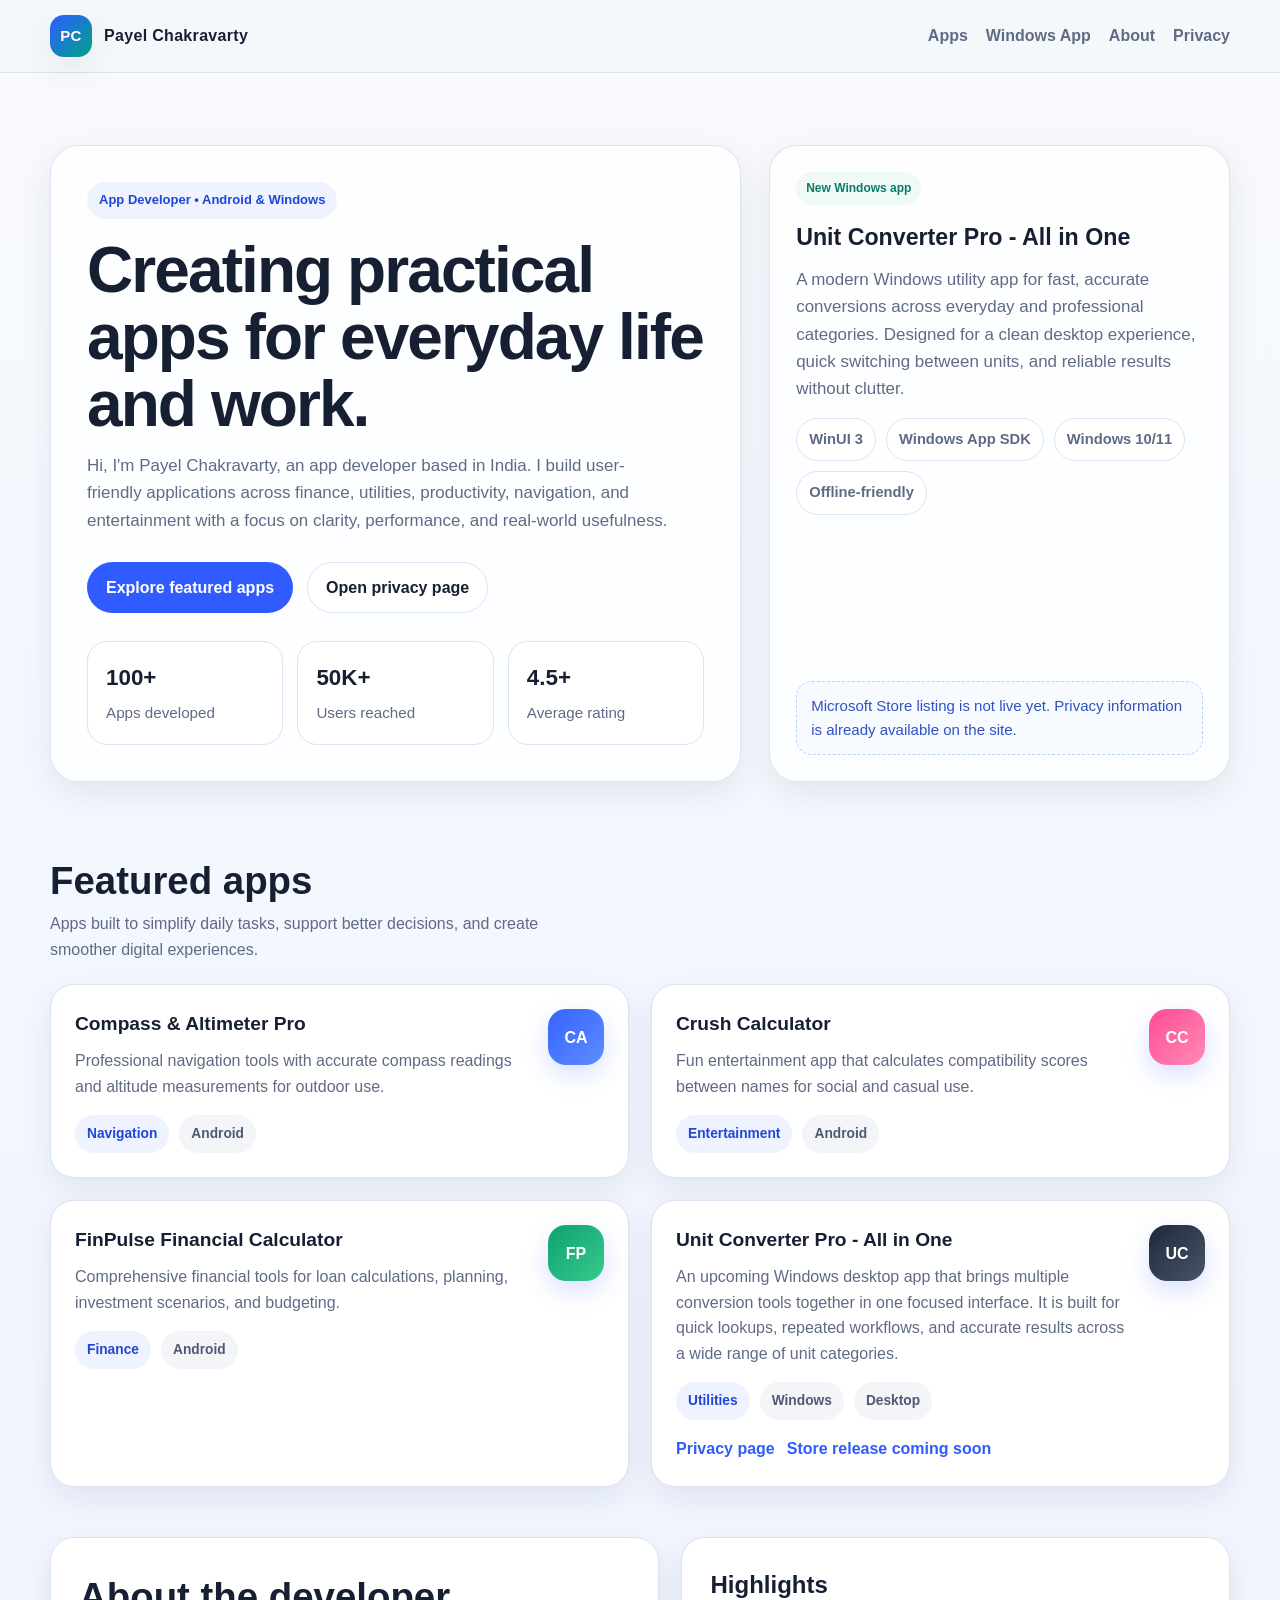
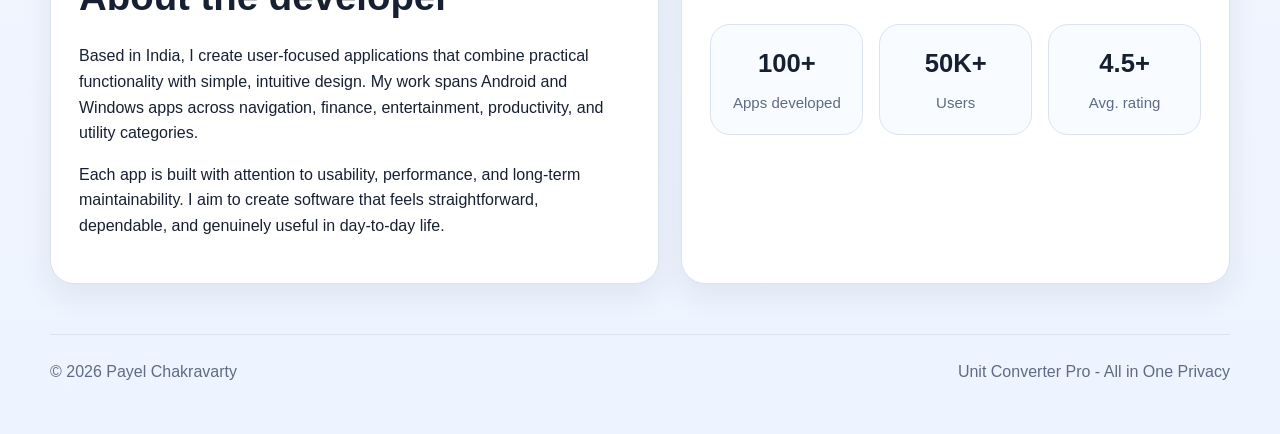
<file: index.html>
<!DOCTYPE html>
<html lang="en">
<head>
  <meta charset="UTF-8" />
  <meta name="viewport" content="width=device-width, initial-scale=1.0" />
  <title>Payel Chakravarty - App Developer</title>
  <meta name="description" content="Payel Chakravarty builds practical apps across Android and Windows. Explore featured apps including Unit Converter Pro - All in One." />
  <style>
    :root {
      --bg: #f5f7fb;
      --surface: #ffffff;
      --surface-2: #eef3ff;
      --text: #172033;
      --muted: #5f6b85;
      --primary: #2f5bff;
      --primary-dark: #1f46d6;
      --accent: #00a389;
      --border: #dbe3f0;
      --shadow: 0 12px 32px rgba(20, 32, 70, 0.08);
      --radius: 20px;
      --max: 1180px;
    }

    * { box-sizing: border-box; }
    html { scroll-behavior: smooth; }
    body {
      margin: 0;
      font-family: Inter, "Segoe UI", Roboto, Arial, sans-serif;
      color: var(--text);
      background: linear-gradient(180deg, #f7f9fd 0%, #eef4ff 100%);
      line-height: 1.6;
    }

    a { color: inherit; text-decoration: none; }

    .container {
      width: min(var(--max), calc(100% - 32px));
      margin: 0 auto;
    }

    header {
      position: sticky;
      top: 0;
      z-index: 50;
      backdrop-filter: blur(10px);
      background: rgba(245, 247, 251, 0.88);
      border-bottom: 1px solid rgba(219, 227, 240, 0.9);
    }

    .nav {
      display: flex;
      align-items: center;
      justify-content: space-between;
      gap: 16px;
      min-height: 72px;
    }

    .brand {
      display: flex;
      align-items: center;
      gap: 12px;
      font-weight: 800;
      letter-spacing: 0.02em;
    }

    .brand-mark {
      width: 42px;
      height: 42px;
      border-radius: 14px;
      display: grid;
      place-items: center;
      background: linear-gradient(135deg, var(--primary), var(--accent));
      color: #fff;
      font-size: 15px;
      box-shadow: var(--shadow);
    }

    .nav-links {
      display: flex;
      flex-wrap: wrap;
      gap: 18px;
      align-items: center;
    }

    .nav-links a {
      color: var(--muted);
      font-weight: 600;
    }

    .nav-links a:hover { color: var(--primary); }

    .cta {
      display: inline-flex;
      align-items: center;
      justify-content: center;
      gap: 10px;
      padding: 12px 18px;
      border-radius: 999px;
      background: var(--primary);
      color: #fff;
      font-weight: 700;
      border: 1px solid transparent;
      transition: 0.2s ease;
    }

    .cta:hover { background: var(--primary-dark); }

    .cta.secondary {
      background: #fff;
      color: var(--text);
      border-color: var(--border);
    }

    .hero {
      padding: 72px 0 40px;
    }

    .hero-grid {
      display: grid;
      grid-template-columns: 1.2fr 0.8fr;
      gap: 28px;
      align-items: stretch;
    }

    .hero-card,
    .panel {
      background: rgba(255,255,255,0.82);
      border: 1px solid rgba(219, 227, 240, 0.95);
      border-radius: 28px;
      box-shadow: var(--shadow);
    }

    .hero-card {
      padding: 36px;
    }

    .eyebrow {
      display: inline-flex;
      align-items: center;
      gap: 8px;
      padding: 8px 12px;
      border-radius: 999px;
      background: var(--surface-2);
      color: var(--primary-dark);
      font-size: 13px;
      font-weight: 700;
      margin-bottom: 18px;
    }

    h1 {
      margin: 0 0 14px;
      font-size: clamp(2.2rem, 5vw, 4.4rem);
      line-height: 1.05;
      letter-spacing: -0.03em;
    }

    .hero p {
      margin: 0;
      color: var(--muted);
      font-size: 1.06rem;
      max-width: 62ch;
    }

    .hero-actions {
      display: flex;
      flex-wrap: wrap;
      gap: 14px;
      margin-top: 28px;
    }

    .mini-stats {
      display: grid;
      grid-template-columns: repeat(3, 1fr);
      gap: 14px;
      margin-top: 28px;
    }

    .stat {
      background: #fff;
      border: 1px solid var(--border);
      border-radius: 20px;
      padding: 18px;
    }

    .stat strong {
      display: block;
      font-size: 1.4rem;
      margin-bottom: 4px;
    }

    .stat span {
      color: var(--muted);
      font-size: 0.95rem;
    }

    .panel {
      padding: 26px;
      display: flex;
      flex-direction: column;
      justify-content: space-between;
      min-height: 100%;
    }

    .panel-badge {
      display: inline-block;
      padding: 7px 10px;
      border-radius: 999px;
      background: #effaf7;
      color: #0b7b69;
      font-size: 12px;
      font-weight: 800;
      margin-bottom: 14px;
      width: fit-content;
    }

    .panel h2 {
      margin: 0 0 10px;
      font-size: 1.45rem;
    }

    .platform-list {
      display: flex;
      flex-wrap: wrap;
      gap: 10px;
      margin-top: 16px;
    }

    .chip {
      padding: 9px 12px;
      border-radius: 999px;
      border: 1px solid var(--border);
      background: #fff;
      color: var(--muted);
      font-size: 0.92rem;
      font-weight: 600;
    }

    section {
      padding: 28px 0 22px;
    }

    .section-head {
      display: flex;
      align-items: end;
      justify-content: space-between;
      gap: 18px;
      margin-bottom: 22px;
    }

    .section-head h2 {
      margin: 0;
      font-size: clamp(1.6rem, 3vw, 2.4rem);
    }

    .section-head p {
      margin: 0;
      color: var(--muted);
      max-width: 62ch;
    }

    .apps-grid {
      display: grid;
      grid-template-columns: repeat(2, minmax(0, 1fr));
      gap: 22px;
    }

    .app-card {
      background: var(--surface);
      border: 1px solid var(--border);
      border-radius: 24px;
      padding: 24px;
      box-shadow: var(--shadow);
      display: flex;
      flex-direction: column;
      gap: 16px;
    }

    .app-top {
      display: flex;
      justify-content: space-between;
      gap: 14px;
      align-items: start;
    }

    .app-icon {
      width: 56px;
      height: 56px;
      border-radius: 18px;
      display: grid;
      place-items: center;
      color: #fff;
      font-weight: 800;
      box-shadow: 0 10px 24px rgba(47, 91, 255, 0.18);
      flex-shrink: 0;
    }

    .app-icon.blue { background: linear-gradient(135deg, #3563ff, #5d8dff); }
    .app-icon.green { background: linear-gradient(135deg, #0ea271, #39c98d); }
    .app-icon.pink { background: linear-gradient(135deg, #ff4c93, #ff8bb7); }
    .app-icon.dark { background: linear-gradient(135deg, #1e293b, #475569); }

    .app-card h3 {
      margin: 0 0 8px;
      font-size: 1.2rem;
    }

    .app-card p {
      margin: 0;
      color: var(--muted);
    }

    .tag-row {
      display: flex;
      flex-wrap: wrap;
      gap: 10px;
    }

    .tag {
      font-size: 0.86rem;
      color: var(--primary-dark);
      background: #eef3ff;
      border-radius: 999px;
      padding: 8px 12px;
      font-weight: 700;
    }

    .tag.neutral {
      color: #4e5a73;
      background: #f3f5f9;
    }

    .links-row {
      display: flex;
      flex-wrap: wrap;
      gap: 12px;
      margin-top: auto;
    }

    .text-link {
      font-weight: 700;
      color: var(--primary);
    }

    .coming-soon {
      border: 1px dashed #bfd0ff;
      background: #f7faff;
      color: #3151bf;
      padding: 12px 14px;
      border-radius: 16px;
      font-size: 0.94rem;
    }

    .about-grid {
      display: grid;
      grid-template-columns: 1fr 0.9fr;
      gap: 22px;
    }

    .about-card,
    .stats-card {
      background: var(--surface);
      border: 1px solid var(--border);
      border-radius: 24px;
      padding: 28px;
      box-shadow: var(--shadow);
    }

    .stats-grid {
      display: grid;
      grid-template-columns: repeat(3, 1fr);
      gap: 16px;
      margin-top: 12px;
    }

    .metric {
      padding: 18px;
      border-radius: 20px;
      background: #f8fbff;
      border: 1px solid var(--border);
      text-align: center;
    }

    .metric strong {
      display: block;
      font-size: 1.6rem;
      margin-bottom: 6px;
    }

    .metric span {
      color: var(--muted);
      font-size: 0.94rem;
    }

    footer {
      padding: 28px 0 50px;
      color: var(--muted);
    }

    .footer-box {
      display: flex;
      flex-wrap: wrap;
      justify-content: space-between;
      gap: 12px;
      padding-top: 24px;
      border-top: 1px solid var(--border);
    }

    @media (max-width: 920px) {
      .hero-grid,
      .apps-grid,
      .about-grid,
      .stats-grid,
      .mini-stats {
        grid-template-columns: 1fr;
      }

      .section-head,
      .nav {
        align-items: start;
        flex-direction: column;
      }

      .nav-links {
        gap: 12px;
      }

      .hero-card,
      .panel,
      .about-card,
      .stats-card,
      .app-card {
        padding: 22px;
      }
    }
  </style>
</head>
<body>
  <header>
    <div class="container nav">
      <a href="#top" class="brand" aria-label="Payel Chakravarty home">
        <span class="brand-mark">PC</span>
        <span>Payel Chakravarty</span>
      </a>
      <nav class="nav-links" aria-label="Primary navigation">
        <a href="#apps">Apps</a>
        <a href="#windows">Windows App</a>
        <a href="#about">About</a>
        <a href="#contact">Privacy</a>
      </nav>
    </div>
  </header>

  <main id="top">
    <section class="hero">
      <div class="container hero-grid">
        <div class="hero-card">
          <div class="eyebrow">App Developer • Android & Windows</div>
          <h1>Creating practical apps for everyday life and work.</h1>
          <p>
            Hi, I'm Payel Chakravarty, an app developer based in India. I build user-friendly applications across finance, utilities, productivity, navigation, and entertainment with a focus on clarity, performance, and real-world usefulness.
          </p>
          <div class="hero-actions">
            <a class="cta" href="#apps">Explore featured apps</a>
            <a class="cta secondary" href="https://chakravartyhouse.github.io/privacy/privacy-unit-converter-allinone.html" target="_blank" rel="noopener noreferrer">Open privacy page</a>
          </div>
          <div class="mini-stats" aria-label="Developer stats">
            <div class="stat">
              <strong>100+</strong>
              <span>Apps developed</span>
            </div>
            <div class="stat">
              <strong>50K+</strong>
              <span>Users reached</span>
            </div>
            <div class="stat">
              <strong>4.5+</strong>
              <span>Average rating</span>
            </div>
          </div>
        </div>

        <aside class="panel" id="windows">
          <div>
            <span class="panel-badge">New Windows app</span>
            <h2>Unit Converter Pro - All in One</h2>
            <p>
              A modern Windows utility app for fast, accurate conversions across everyday and professional categories. Designed for a clean desktop experience, quick switching between units, and reliable results without clutter.
            </p>
            <div class="platform-list" aria-label="Supported themes">
              <span class="chip">WinUI 3</span>
              <span class="chip">Windows App SDK</span>
              <span class="chip">Windows 10/11</span>
              <span class="chip">Offline-friendly</span>
            </div>
          </div>
          <div class="coming-soon" role="note">
            Microsoft Store listing is not live yet. Privacy information is already available on the site.
          </div>
        </aside>
      </div>
    </section>

    <section id="apps">
      <div class="container">
        <div class="section-head">
          <div>
            <h2>Featured apps</h2>
            <p>Apps built to simplify daily tasks, support better decisions, and create smoother digital experiences.</p>
          </div>
        </div>

        <div class="apps-grid">
          <article class="app-card">
            <div class="app-top">
              <div>
                <h3>Compass & Altimeter Pro</h3>
                <p>Professional navigation tools with accurate compass readings and altitude measurements for outdoor use.</p>
              </div>
              <div class="app-icon blue" aria-hidden="true">CA</div>
            </div>
            <div class="tag-row">
              <span class="tag">Navigation</span>
              <span class="tag neutral">Android</span>
            </div>
          </article>

          <article class="app-card">
            <div class="app-top">
              <div>
                <h3>Crush Calculator</h3>
                <p>Fun entertainment app that calculates compatibility scores between names for social and casual use.</p>
              </div>
              <div class="app-icon pink" aria-hidden="true">CC</div>
            </div>
            <div class="tag-row">
              <span class="tag">Entertainment</span>
              <span class="tag neutral">Android</span>
            </div>
          </article>

          <article class="app-card">
            <div class="app-top">
              <div>
                <h3>FinPulse Financial Calculator</h3>
                <p>Comprehensive financial tools for loan calculations, planning, investment scenarios, and budgeting.</p>
              </div>
              <div class="app-icon green" aria-hidden="true">FP</div>
            </div>
            <div class="tag-row">
              <span class="tag">Finance</span>
              <span class="tag neutral">Android</span>
            </div>
          </article>

          <article class="app-card">
            <div class="app-top">
              <div>
                <h3>Unit Converter Pro - All in One</h3>
                <p>
                  An upcoming Windows desktop app that brings multiple conversion tools together in one focused interface. It is built for quick lookups, repeated workflows, and accurate results across a wide range of unit categories.
                </p>
              </div>
              <div class="app-icon dark" aria-hidden="true">UC</div>
            </div>
            <div class="tag-row">
              <span class="tag">Utilities</span>
              <span class="tag neutral">Windows</span>
              <span class="tag neutral">Desktop</span>
            </div>
            <div class="links-row">
              <a class="text-link" href="https://chakravartyhouse.github.io/privacy/privacy-unit-converter-allinone.html" target="_blank" rel="noopener noreferrer">Privacy page</a>
              <span class="text-link" aria-label="Store status">Store release coming soon</span>
            </div>
          </article>
        </div>
      </div>
    </section>

    <section id="about">
      <div class="container about-grid">
        <div class="about-card">
          <div class="section-head" style="margin-bottom: 10px;">
            <div>
              <h2>About the developer</h2>
            </div>
          </div>
          <p>
            Based in India, I create user-focused applications that combine practical functionality with simple, intuitive design. My work spans Android and Windows apps across navigation, finance, entertainment, productivity, and utility categories.
          </p>
          <p>
            Each app is built with attention to usability, performance, and long-term maintainability. I aim to create software that feels straightforward, dependable, and genuinely useful in day-to-day life.
          </p>
        </div>

        <div class="stats-card">
          <h2 style="margin-top: 0;">Highlights</h2>
          <div class="stats-grid">
            <div class="metric">
              <strong>100+</strong>
              <span>Apps developed</span>
            </div>
            <div class="metric">
              <strong>50K+</strong>
              <span>Users</span>
            </div>
            <div class="metric">
              <strong>4.5+</strong>
              <span>Avg. rating</span>
            </div>
          </div>
        </div>
      </div>
    </section>
  </main>

  <footer id="contact">
    <div class="container footer-box">
      <div>© 2026 Payel Chakravarty</div>
      <div>
        <a href="https://chakravartyhouse.github.io/privacy/privacy-unit-converter-allinone.html" target="_blank" rel="noopener noreferrer">Unit Converter Pro - All in One Privacy</a>
      </div>
    </div>
  </footer>

  <script>
    document.querySelectorAll('a[href^="#"]').forEach(link => {
      link.addEventListener('click', e => {
        const target = document.querySelector(link.getAttribute('href'));
        if (!target) return;
        e.preventDefault();
        target.scrollIntoView({ behavior: 'smooth', block: 'start' });
      });
    });
  </script>
</body>
</html>
</file>
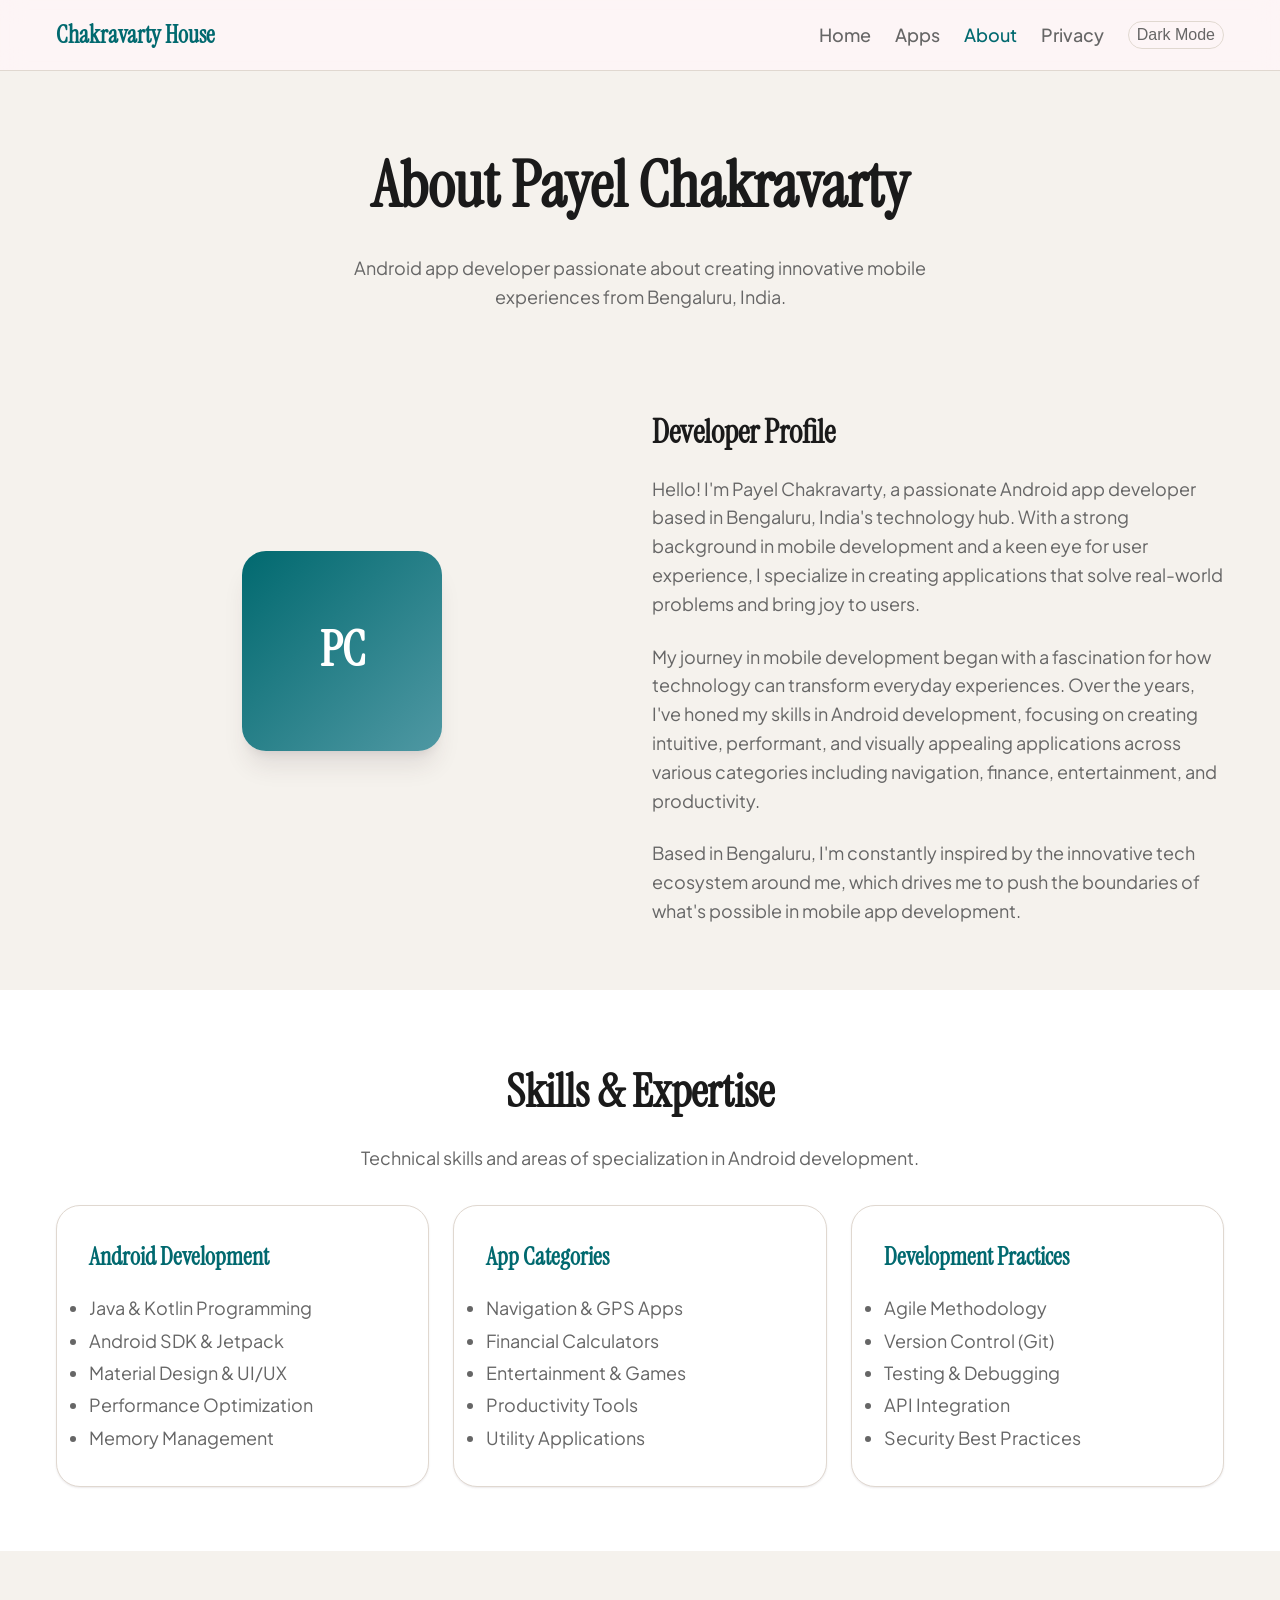
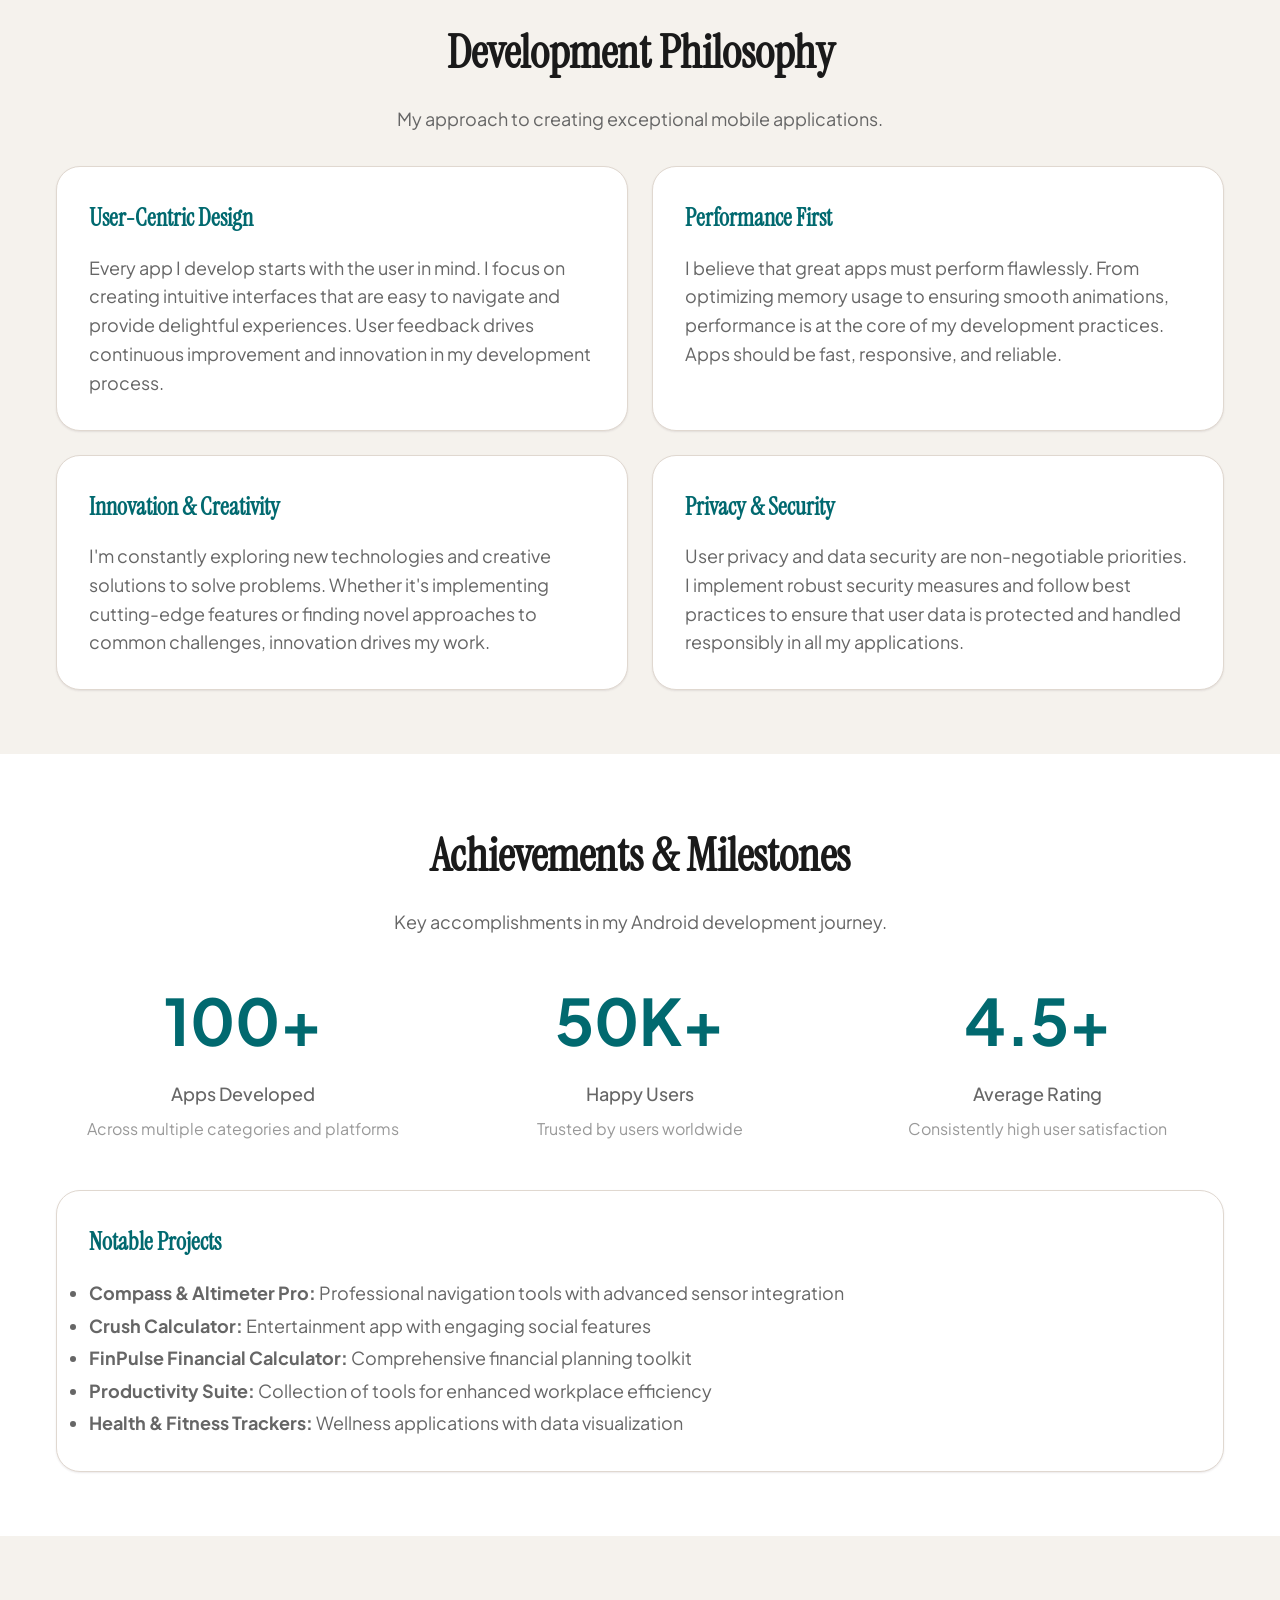
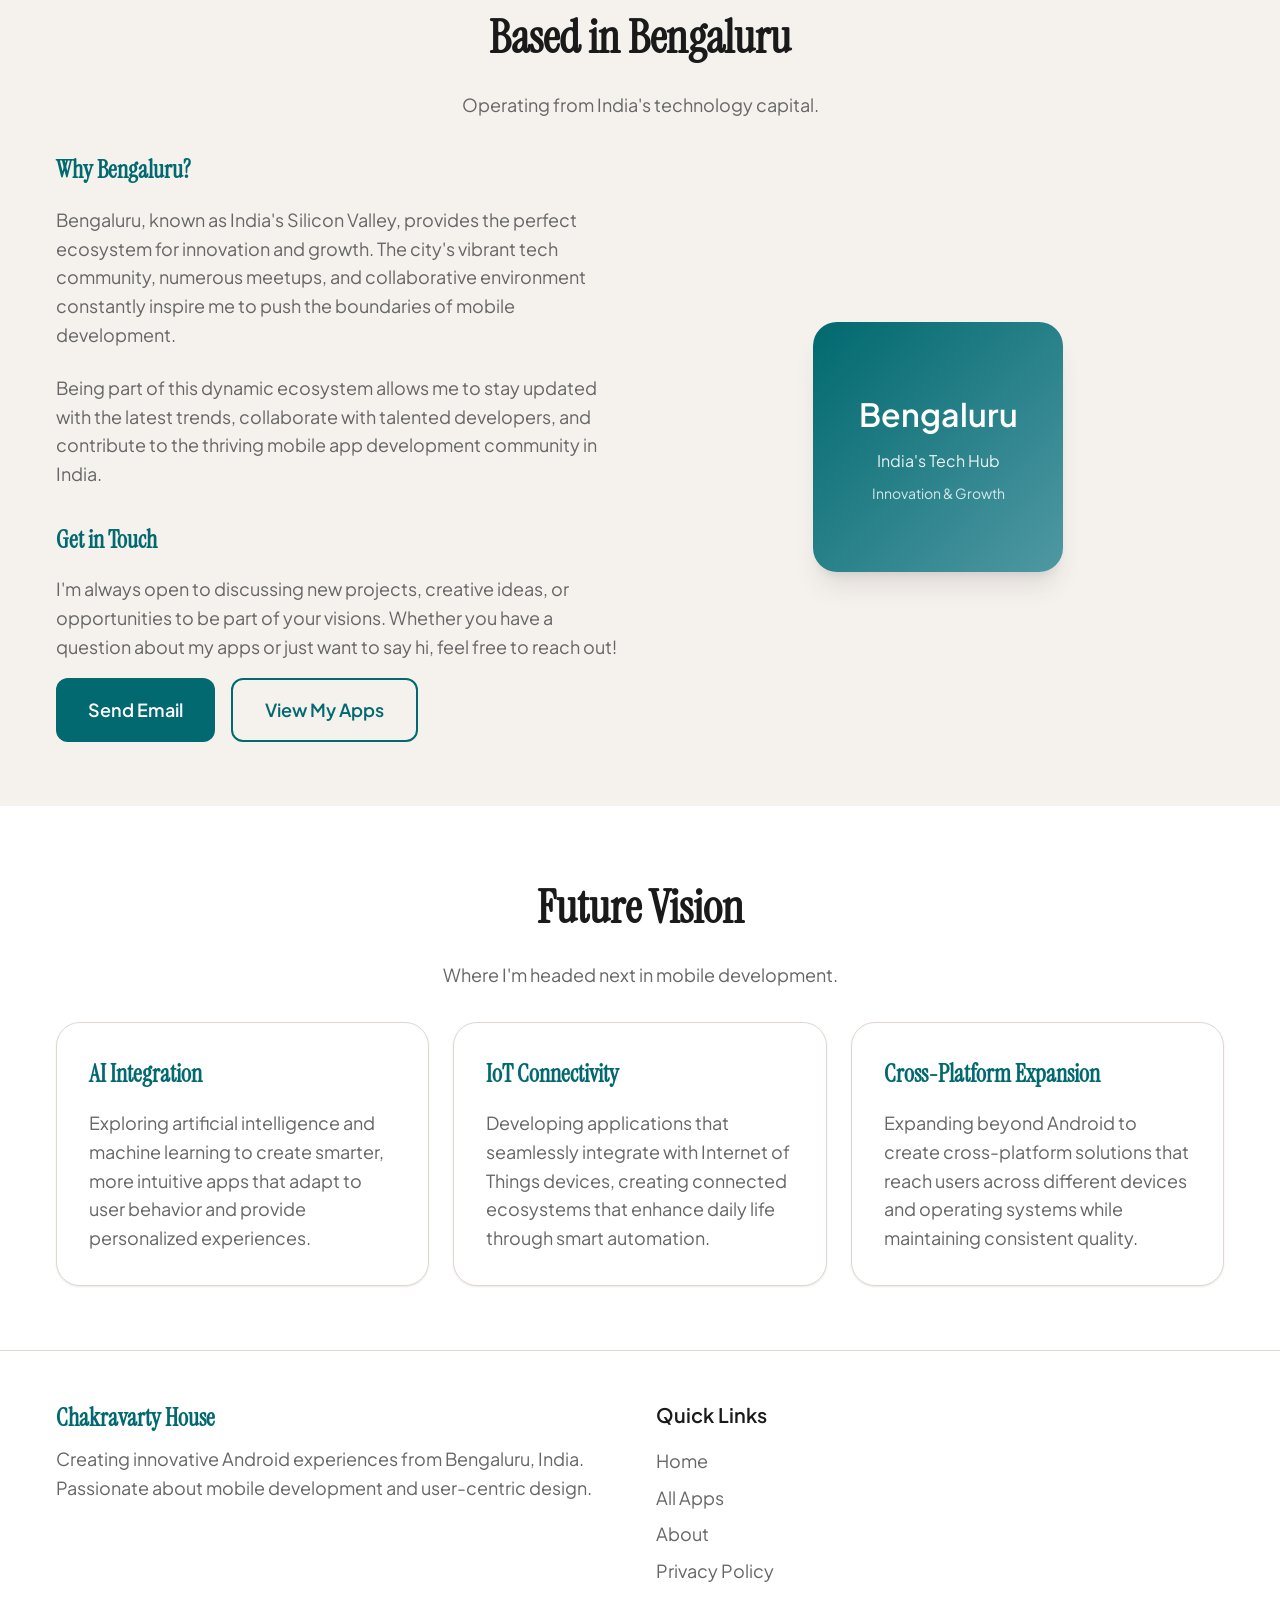
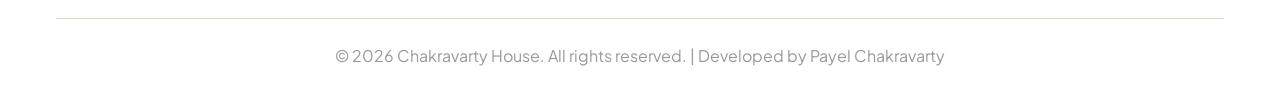
<file: about.html>
<!DOCTYPE html>
<html lang="en">
<head>
    <meta charset="UTF-8">
    <meta name="viewport" content="width=device-width, initial-scale=1.0">
    <title>About Payel Chakravarty | Chakravarty House</title>
    <meta name="description" content="Learn about Payel Chakravarty, an Android app developer based in India. Discover my journey, skills, and passion for mobile development.">
    <meta name="keywords" content="Payel Chakravarty, Android developer, iOS Developer, Windows App, SaaS App, India, mobile development, about">
    <meta name="author" content="Payel Chakravarty">
    
    <!-- Open Graph -->
    <meta property="og:title" content="About Payel Chakravarty">
    <meta property="og:description" content="Learn about Payel Chakravarty, an Android app developer based in India">
    <meta property="og:type" content="profile">
    <meta property="og:url" content="https://chakravartyhouse.github.io/about.html">
    
    <!-- Favicon -->
    <link rel="icon" type="image/svg+xml" href="data:image/svg+xml,<svg xmlns='http://www.w3.org/2000/svg' viewBox='0 0 100 100'><text y='.9em' font-size='90'>CH</text></svg>">
    
    <!-- CSS -->
    <link rel="stylesheet" href="assets/style.css">
    
    <!-- Preconnect to Google Fonts -->
    <link rel="preconnect" href="https://fonts.googleapis.com">
    <link rel="preconnect" href="https://fonts.gstatic.com" crossorigin>
</head>
<body>
    <!-- Header -->
    <header class="header">
        <div class="container">
            <div class="header-content">
                <div class="logo">Chakravarty House</div>
                
                <nav class="nav">
                    <a href="index.html" class="nav-link">Home</a>
                    <a href="apps.html" class="nav-link">Apps</a>
                    <a href="about.html" class="nav-link active">About</a>
                    <a href="privacy-policy.html" class="nav-link">Privacy</a>
                    <button class="theme-toggle" aria-label="Toggle theme">Dark Mode</button>
                </nav>
                
                <button class="menu-toggle" aria-label="Toggle menu">
                    <span></span>
                    <span></span>
                    <span></span>
                </button>
            </div>
        </div>
    </header>

    <!-- Main Content -->
    <main>
        <!-- Hero Section -->
        <section class="section">
            <div class="container">
                <div class="text-center mb-xl">
                    <h1 style="font-family: var(--font-heading); font-size: var(--text-4xl); margin-bottom: var(--space-md);">About Payel Chakravarty</h1>
                    <p style="color: var(--color-text-secondary); max-width: 600px; margin: 0 auto;">Android app developer passionate about creating innovative mobile experiences from Bengaluru, India.</p>
                </div>
            </div>
        </section>

        <!-- Developer Profile -->
        <section class="section" style="padding-top: 0;">
            <div class="container">
                <div class="grid grid-cols-2" style="align-items: center;">
                    <div>
                        <div style="width: 200px; height: 200px; margin: 0 auto; background: linear-gradient(135deg, var(--color-primary), var(--color-primary-light)); border-radius: var(--radius-xl); display: flex; align-items: center; justify-content: center; color: white; font-family: var(--font-heading); font-size: 3rem; font-weight: 600; box-shadow: var(--shadow-xl); margin-bottom: var(--space-xl);">
                            PC
                        </div>
                    </div>
                    
                    <div>
                        <h2 style="font-family: var(--font-heading); font-size: var(--text-2xl); margin-bottom: var(--space-md);">Developer Profile</h2>
                        <p style="color: var(--color-text-secondary); margin-bottom: var(--space-lg);">
                            Hello! I'm Payel Chakravarty, a passionate Android app developer based in Bengaluru, India's technology hub. With a strong background in mobile development and a keen eye for user experience, I specialize in creating applications that solve real-world problems and bring joy to users.
                        </p>
                        <p style="color: var(--color-text-secondary); margin-bottom: var(--space-lg);">
                            My journey in mobile development began with a fascination for how technology can transform everyday experiences. Over the years, I've honed my skills in Android development, focusing on creating intuitive, performant, and visually appealing applications across various categories including navigation, finance, entertainment, and productivity.
                        </p>
                        <p style="color: var(--color-text-secondary);">
                            Based in Bengaluru, I'm constantly inspired by the innovative tech ecosystem around me, which drives me to push the boundaries of what's possible in mobile app development.
                        </p>
                    </div>
                </div>
            </div>
        </section>

        <!-- Skills & Expertise -->
        <section class="section" style="background-color: var(--color-surface-elevated);">
            <div class="container">
                <div class="text-center mb-xl">
                    <h2 style="font-family: var(--font-heading); font-size: var(--text-3xl); margin-bottom: var(--space-md);">Skills & Expertise</h2>
                    <p style="color: var(--color-text-secondary);">Technical skills and areas of specialization in Android development.</p>
                </div>

                <div class="grid grid-cols-3">
                    <div class="card">
                        <h3 style="font-family: var(--font-heading); font-size: var(--text-xl); margin-bottom: var(--space-md); color: var(--color-primary);">Android Development</h3>
                        <ul style="color: var(--color-text-secondary); line-height: 1.8;">
                            <li>Java & Kotlin Programming</li>
                            <li>Android SDK & Jetpack</li>
                            <li>Material Design & UI/UX</li>
                            <li>Performance Optimization</li>
                            <li>Memory Management</li>
                        </ul>
                    </div>
                    <div class="card">
                        <h3 style="font-family: var(--font-heading); font-size: var(--text-xl); margin-bottom: var(--space-md); color: var(--color-primary);">App Categories</h3>
                        <ul style="color: var(--color-text-secondary); line-height: 1.8;">
                            <li>Navigation & GPS Apps</li>
                            <li>Financial Calculators</li>
                            <li>Entertainment & Games</li>
                            <li>Productivity Tools</li>
                            <li>Utility Applications</li>
                        </ul>
                    </div>
                    <div class="card">
                        <h3 style="font-family: var(--font-heading); font-size: var(--text-xl); margin-bottom: var(--space-md); color: var(--color-primary);">Development Practices</h3>
                        <ul style="color: var(--color-text-secondary); line-height: 1.8;">
                            <li>Agile Methodology</li>
                            <li>Version Control (Git)</li>
                            <li>Testing & Debugging</li>
                            <li>API Integration</li>
                            <li>Security Best Practices</li>
                        </ul>
                    </div>
                </div>
            </div>
        </section>

        <!-- Development Philosophy -->
        <section class="section">
            <div class="container">
                <div class="text-center mb-xl">
                    <h2 style="font-family: var(--font-heading); font-size: var(--text-3xl); margin-bottom: var(--space-md);">Development Philosophy</h2>
                    <p style="color: var(--color-text-secondary);">My approach to creating exceptional mobile applications.</p>
                </div>

                <div class="grid grid-cols-2">
                    <div class="card">
                        <h3 style="font-family: var(--font-heading); font-size: var(--text-xl); margin-bottom: var(--space-md); color: var(--color-primary);">User-Centric Design</h3>
                        <p style="color: var(--color-text-secondary); line-height: 1.6;">
                            Every app I develop starts with the user in mind. I focus on creating intuitive interfaces that are easy to navigate and provide delightful experiences. User feedback drives continuous improvement and innovation in my development process.
                        </p>
                    </div>
                    <div class="card">
                        <h3 style="font-family: var(--font-heading); font-size: var(--text-xl); margin-bottom: var(--space-md); color: var(--color-primary);">Performance First</h3>
                        <p style="color: var(--color-text-secondary); line-height: 1.6;">
                            I believe that great apps must perform flawlessly. From optimizing memory usage to ensuring smooth animations, performance is at the core of my development practices. Apps should be fast, responsive, and reliable.
                        </p>
                    </div>
                    <div class="card">
                        <h3 style="font-family: var(--font-heading); font-size: var(--text-xl); margin-bottom: var(--space-md); color: var(--color-primary);">Innovation & Creativity</h3>
                        <p style="color: var(--color-text-secondary); line-height: 1.6;">
                            I'm constantly exploring new technologies and creative solutions to solve problems. Whether it's implementing cutting-edge features or finding novel approaches to common challenges, innovation drives my work.
                        </p>
                    </div>
                    <div class="card">
                        <h3 style="font-family: var(--font-heading); font-size: var(--text-xl); margin-bottom: var(--space-md); color: var(--color-primary);">Privacy & Security</h3>
                        <p style="color: var(--color-text-secondary); line-height: 1.6;">
                            User privacy and data security are non-negotiable priorities. I implement robust security measures and follow best practices to ensure that user data is protected and handled responsibly in all my applications.
                        </p>
                    </div>
                </div>
            </div>
        </section>

        <!-- Achievements & Milestones -->
        <section class="section" style="background-color: var(--color-surface-elevated);">
            <div class="container">
                <div class="text-center mb-xl">
                    <h2 style="font-family: var(--font-heading); font-size: var(--text-3xl); margin-bottom: var(--space-md);">Achievements & Milestones</h2>
                    <p style="color: var(--color-text-secondary);">Key accomplishments in my Android development journey.</p>
                </div>

                <div class="grid grid-cols-3" style="text-align: center;">
                    <div>
                        <div style="font-size: var(--text-4xl); font-weight: 700; color: var(--color-primary); margin-bottom: var(--space-sm);">100+</div>
                        <div style="color: var(--color-text-secondary); font-weight: 500;">Apps Developed</div>
                        <p style="color: var(--color-text-muted); font-size: var(--text-sm); margin-top: var(--space-sm);">Across multiple categories and platforms</p>
                    </div>
                    <div>
                        <div style="font-size: var(--text-4xl); font-weight: 700; color: var(--color-primary); margin-bottom: var(--space-sm);">50K+</div>
                        <div style="color: var(--color-text-secondary); font-weight: 500;">Happy Users</div>
                        <p style="color: var(--color-text-muted); font-size: var(--text-sm); margin-top: var(--space-sm);">Trusted by users worldwide</p>
                    </div>
                    <div>
                        <div style="font-size: var(--text-4xl); font-weight: 700; color: var(--color-primary); margin-bottom: var(--space-sm);">4.5+</div>
                        <div style="color: var(--color-text-secondary); font-weight: 500;">Average Rating</div>
                        <p style="color: var(--color-text-muted); font-size: var(--text-sm); margin-top: var(--space-sm);">Consistently high user satisfaction</p>
                    </div>
                </div>

                <div style="margin-top: var(--space-2xl);">
                    <div class="card">
                        <h3 style="font-family: var(--font-heading); font-size: var(--text-xl); margin-bottom: var(--space-md); color: var(--color-primary);">Notable Projects</h3>
                        <ul style="color: var(--color-text-secondary); line-height: 1.8;">
                            <li><strong>Compass & Altimeter Pro:</strong> Professional navigation tools with advanced sensor integration</li>
                            <li><strong>Crush Calculator:</strong> Entertainment app with engaging social features</li>
                            <li><strong>FinPulse Financial Calculator:</strong> Comprehensive financial planning toolkit</li>
                            <li><strong>Productivity Suite:</strong> Collection of tools for enhanced workplace efficiency</li>
                            <li><strong>Health & Fitness Trackers:</strong> Wellness applications with data visualization</li>
                        </ul>
                    </div>
                </div>
            </div>
        </section>

        <!-- Location & Contact -->
        <section class="section">
            <div class="container">
                <div class="text-center mb-xl">
                    <h2 style="font-family: var(--font-heading); font-size: var(--text-3xl); margin-bottom: var(--space-md);">Based in Bengaluru</h2>
                    <p style="color: var(--color-text-secondary);">Operating from India's technology capital.</p>
                </div>

                <div class="grid grid-cols-2" style="align-items: center;">
                    <div>
                        <h3 style="font-family: var(--font-heading); font-size: var(--text-xl); margin-bottom: var(--space-md); color: var(--color-primary);">Why Bengaluru?</h3>
                        <p style="color: var(--color-text-secondary); margin-bottom: var(--space-lg);">
                            Bengaluru, known as India's Silicon Valley, provides the perfect ecosystem for innovation and growth. The city's vibrant tech community, numerous meetups, and collaborative environment constantly inspire me to push the boundaries of mobile development.
                        </p>
                        <p style="color: var(--color-text-secondary); margin-bottom: var(--space-lg);">
                            Being part of this dynamic ecosystem allows me to stay updated with the latest trends, collaborate with talented developers, and contribute to the thriving mobile app development community in India.
                        </p>
                        
                        <h3 style="font-family: var(--font-heading); font-size: var(--text-xl); margin-bottom: var(--space-md); color: var(--color-primary); margin-top: var(--space-xl);">Get in Touch</h3>
                        <p style="color: var(--color-text-secondary); margin-bottom: var(--space-md);">
                            I'm always open to discussing new projects, creative ideas, or opportunities to be part of your visions. Whether you have a question about my apps or just want to say hi, feel free to reach out!
                        </p>
                        <div class="btn-group">
                            <a href="mailto:spiceland21@gmail.com" class="btn btn-primary" data-track="contact_email">Send Email</a>
                            <a href="apps.html" class="btn btn-secondary" data-track="view_apps_from_about">View My Apps</a>
                        </div>
                    </div>
                    
                    <div style="text-align: center;">
                        <div style="width: 250px; height: 250px; margin: 0 auto; background: linear-gradient(135deg, var(--color-primary), var(--color-primary-light)); border-radius: var(--radius-xl); display: flex; flex-direction: column; align-items: center; justify-content: center; color: white; box-shadow: var(--shadow-xl); padding: var(--space-lg);">
                            <div style="font-size: 2rem; font-weight: 600; margin-bottom: var(--space-sm);">Bengaluru</div>
                            <div style="font-size: 1rem; opacity: 0.9; text-align: center;">India's Tech Hub</div>
                            <div style="font-size: 0.875rem; opacity: 0.8; margin-top: var(--space-sm);">Innovation & Growth</div>
                        </div>
                    </div>
                </div>
            </div>
        </section>

        <!-- Future Vision -->
        <section class="section" style="background-color: var(--color-surface-elevated);">
            <div class="container">
                <div class="text-center mb-xl">
                    <h2 style="font-family: var(--font-heading); font-size: var(--text-3xl); margin-bottom: var(--space-md);">Future Vision</h2>
                    <p style="color: var(--color-text-secondary);">Where I'm headed next in mobile development.</p>
                </div>

                <div class="grid grid-cols-3">
                    <div class="card">
                        <h3 style="font-family: var(--font-heading); font-size: var(--text-xl); margin-bottom: var(--space-md); color: var(--color-primary);">AI Integration</h3>
                        <p style="color: var(--color-text-secondary); line-height: 1.6;">
                            Exploring artificial intelligence and machine learning to create smarter, more intuitive apps that adapt to user behavior and provide personalized experiences.
                        </p>
                    </div>
                    <div class="card">
                        <h3 style="font-family: var(--font-heading); font-size: var(--text-xl); margin-bottom: var(--space-md); color: var(--color-primary);">IoT Connectivity</h3>
                        <p style="color: var(--color-text-secondary); line-height: 1.6;">
                            Developing applications that seamlessly integrate with Internet of Things devices, creating connected ecosystems that enhance daily life through smart automation.
                        </p>
                    </div>
                    <div class="card">
                        <h3 style="font-family: var(--font-heading); font-size: var(--text-xl); margin-bottom: var(--space-md); color: var(--color-primary);">Cross-Platform Expansion</h3>
                        <p style="color: var(--color-text-secondary); line-height: 1.6;">
                            Expanding beyond Android to create cross-platform solutions that reach users across different devices and operating systems while maintaining consistent quality.
                        </p>
                    </div>
                </div>
            </div>
        </section>
    </main>

    <!-- Footer -->
    <footer class="footer">
        <div class="container">
            <div class="footer-content">
                <div class="footer-brand">
                    <h3>Chakravarty House</h3>
                    <p>Creating innovative Android experiences from Bengaluru, India. Passionate about mobile development and user-centric design.</p>
                </div>
                
                <div class="footer-nav">
                    <h4>Quick Links</h4>
                    <ul class="footer-nav-list">
                        <li class="footer-nav-item"><a href="index.html" class="footer-nav-link">Home</a></li>
                        <li class="footer-nav-item"><a href="apps.html" class="footer-nav-link">All Apps</a></li>
                        <li class="footer-nav-item"><a href="about.html" class="footer-nav-link">About</a></li>
                        <li class="footer-nav-item"><a href="privacy-policy.html" class="footer-nav-link">Privacy Policy</a></li>
                    </ul>
                </div>
            </div>
            
            <div class="footer-bottom">
                <p>&copy; 2026 Chakravarty House. All rights reserved. | Developed by Payel Chakravarty</p>
            </div>
        </div>
    </footer>

    <!-- JavaScript -->
    <script src="assets/main.js"></script>
</body>
</html>
</file>
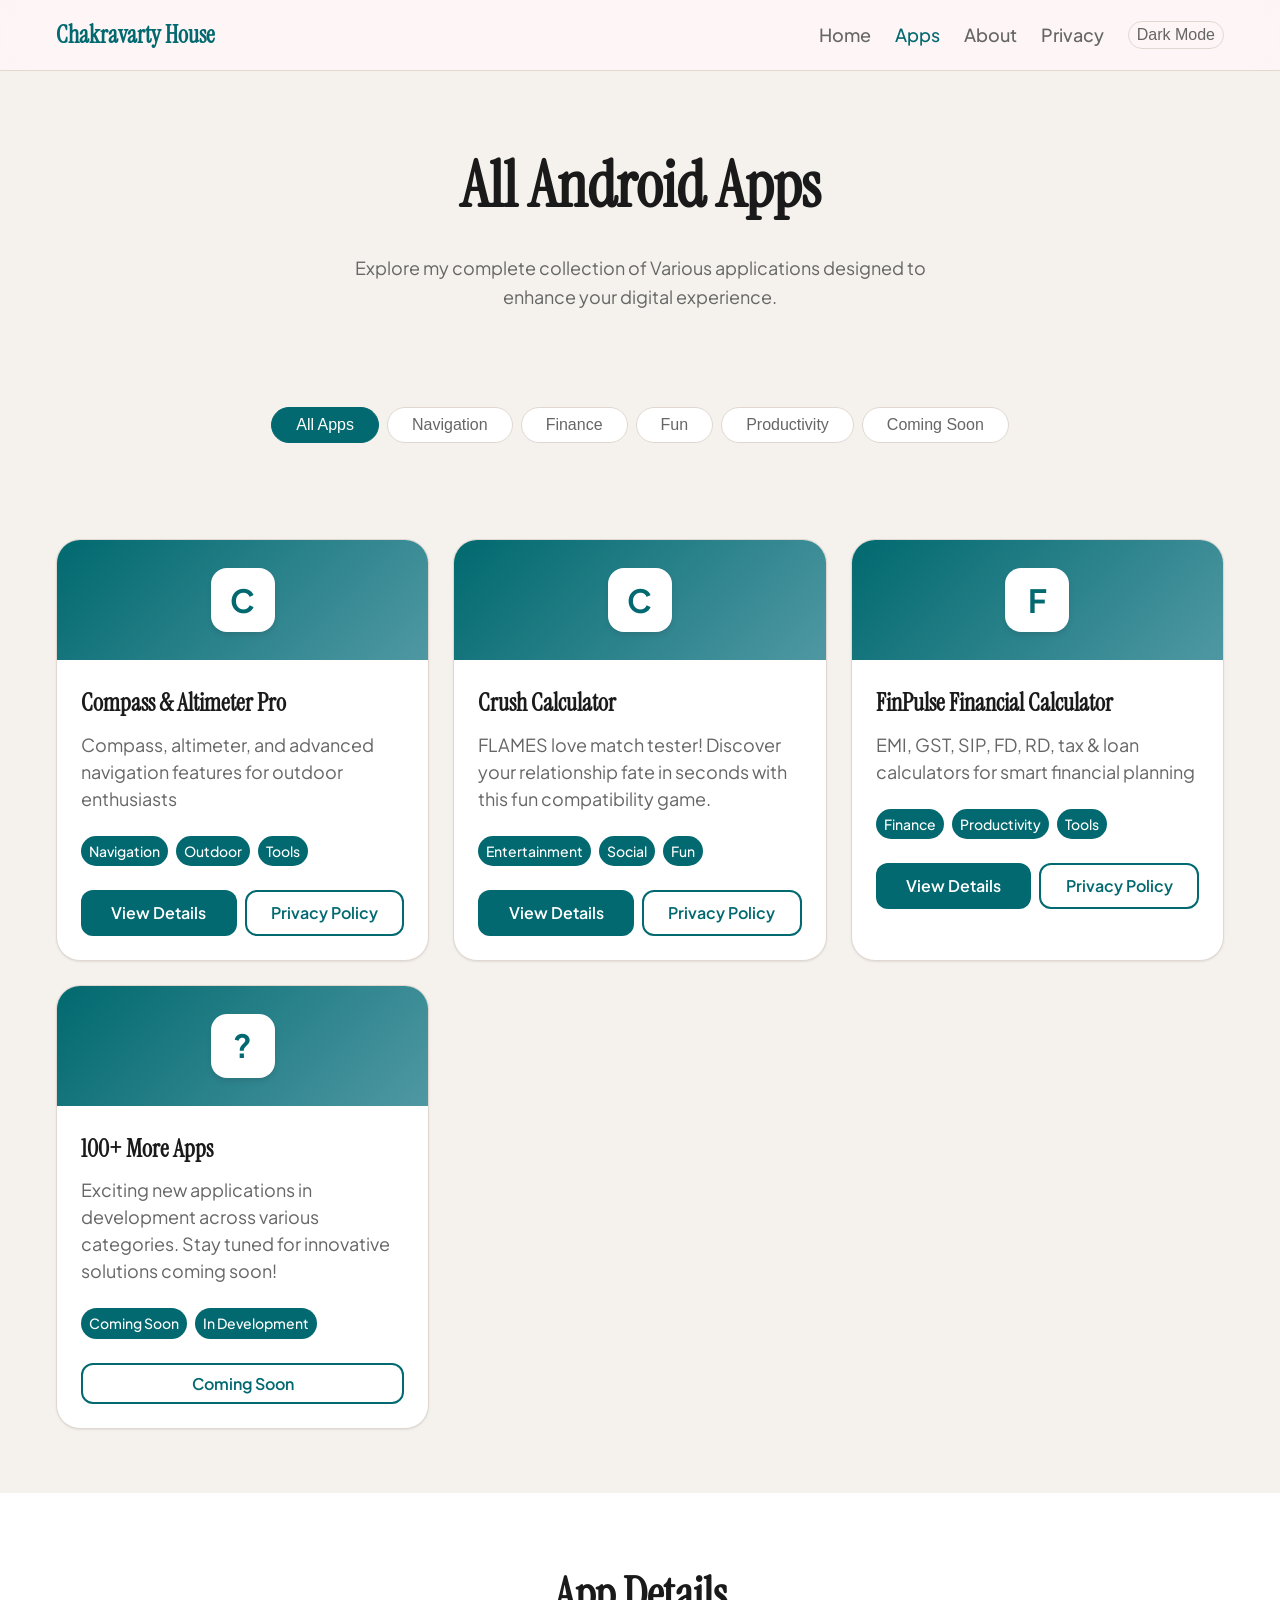
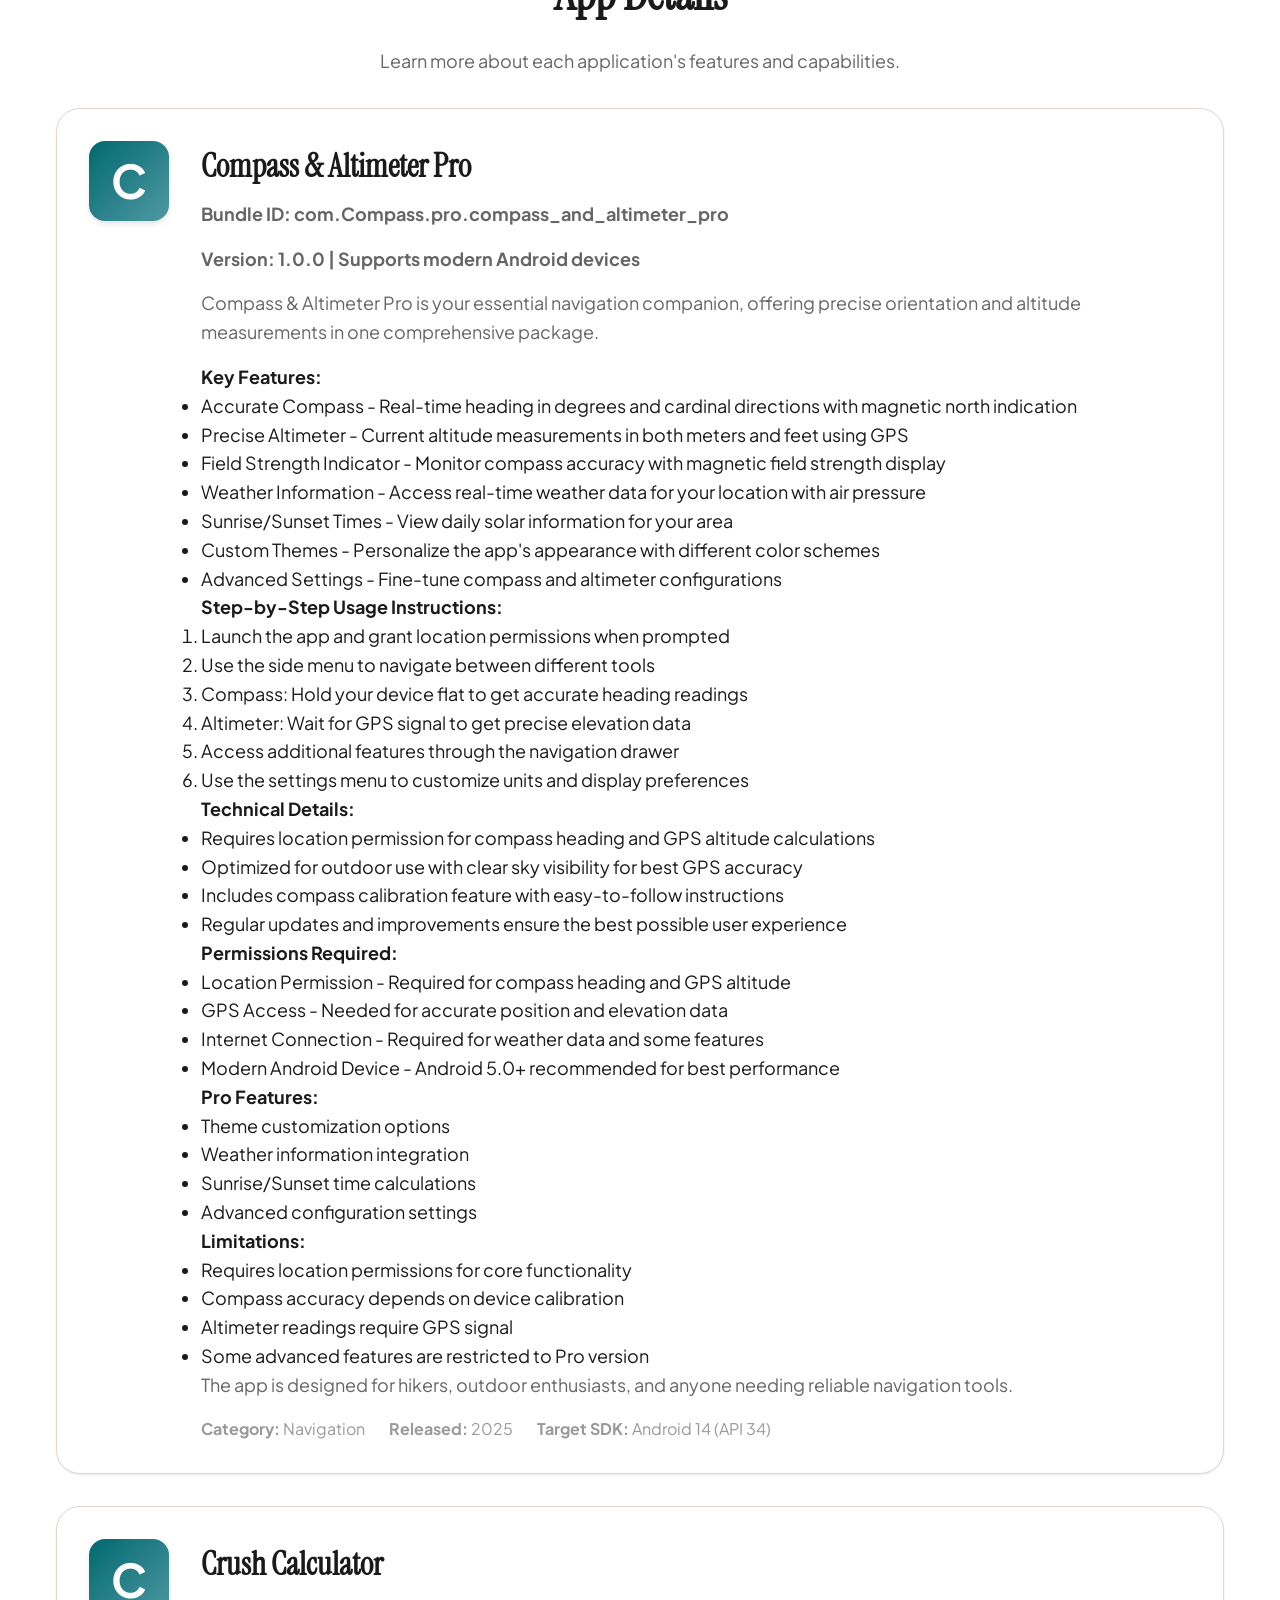
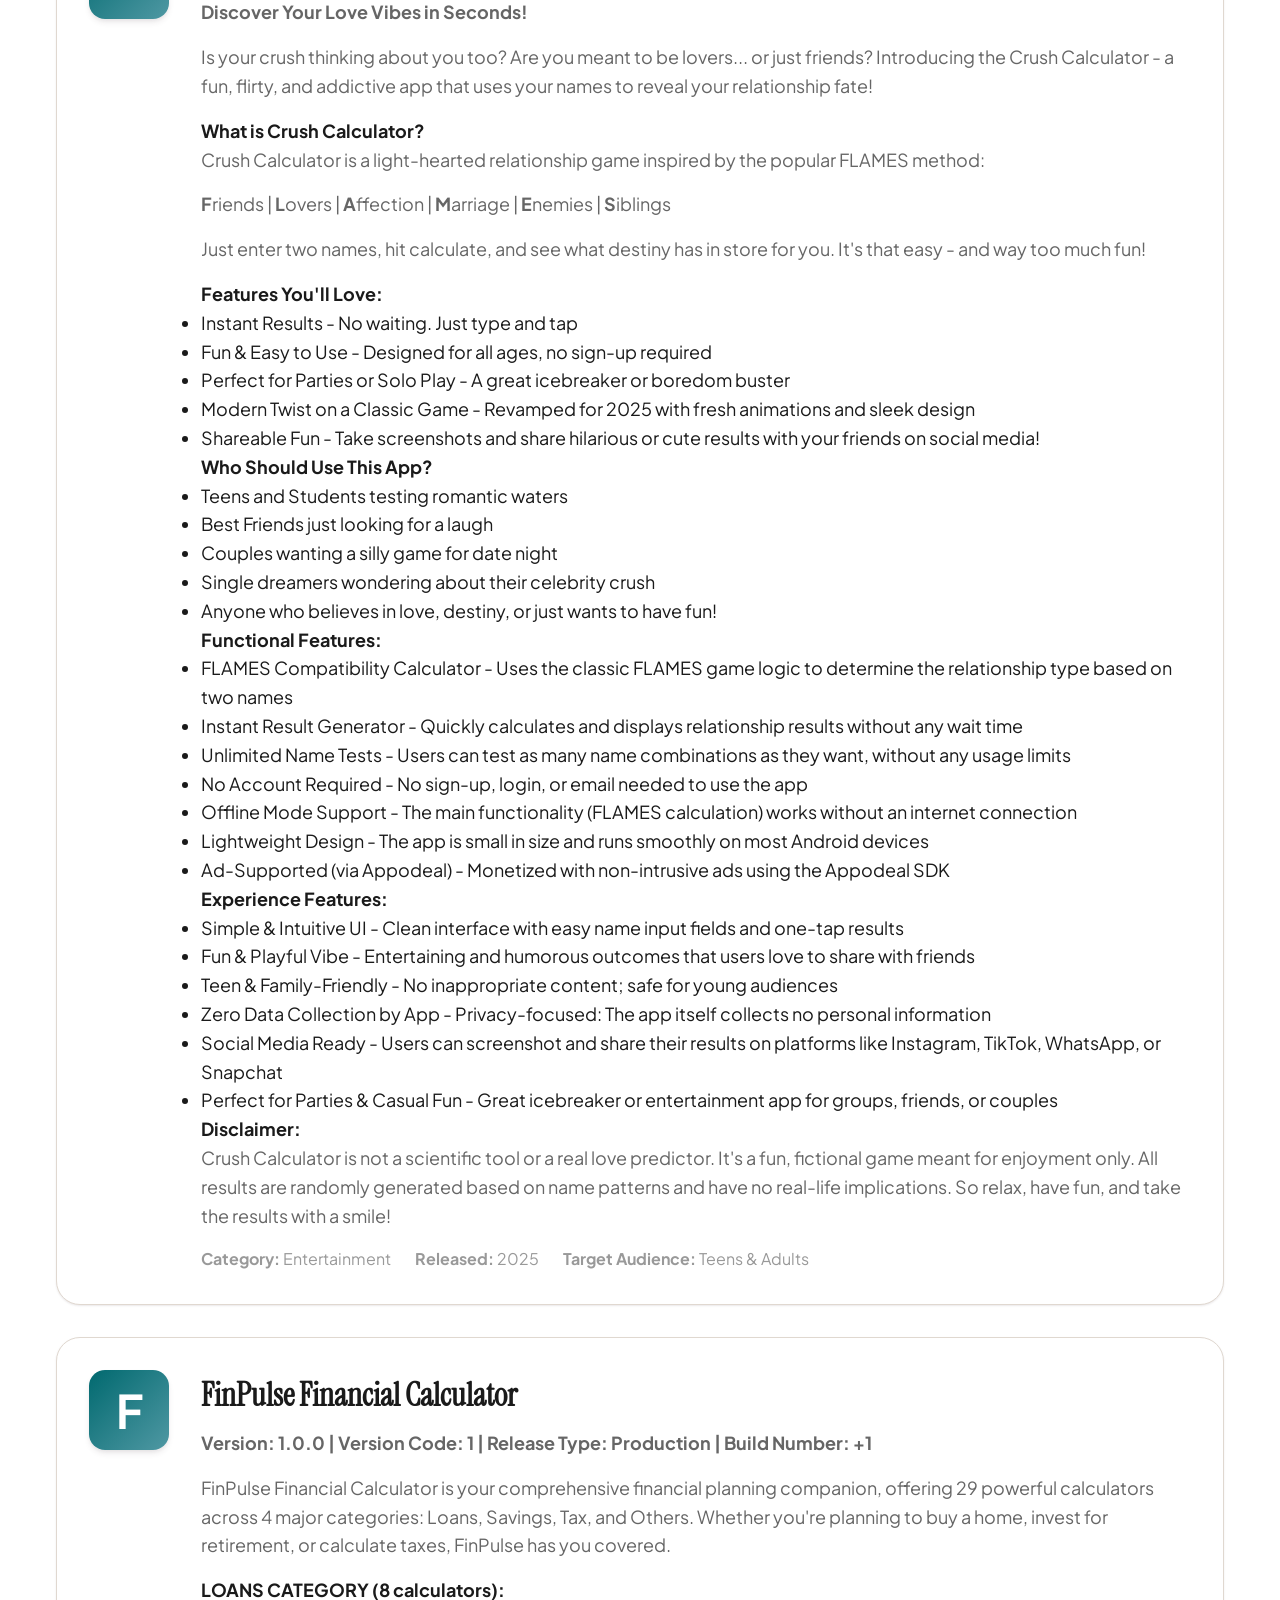
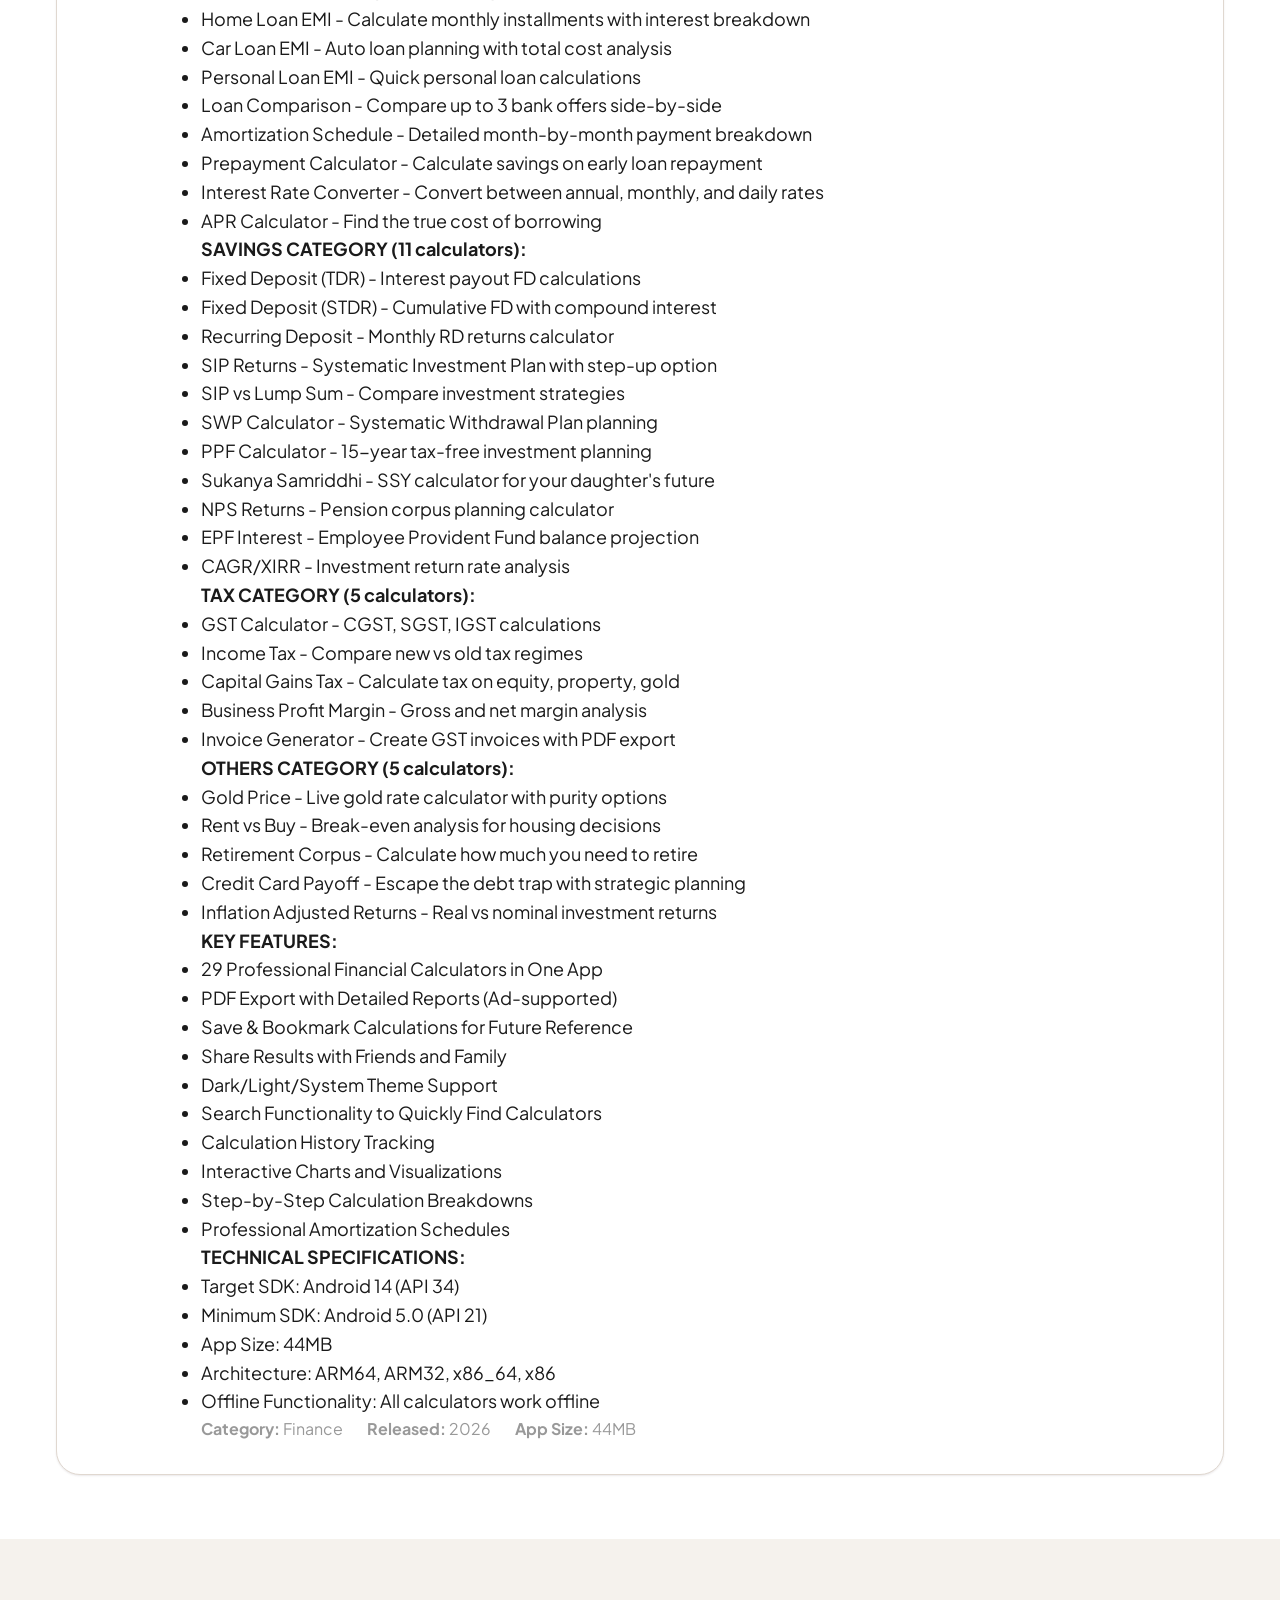
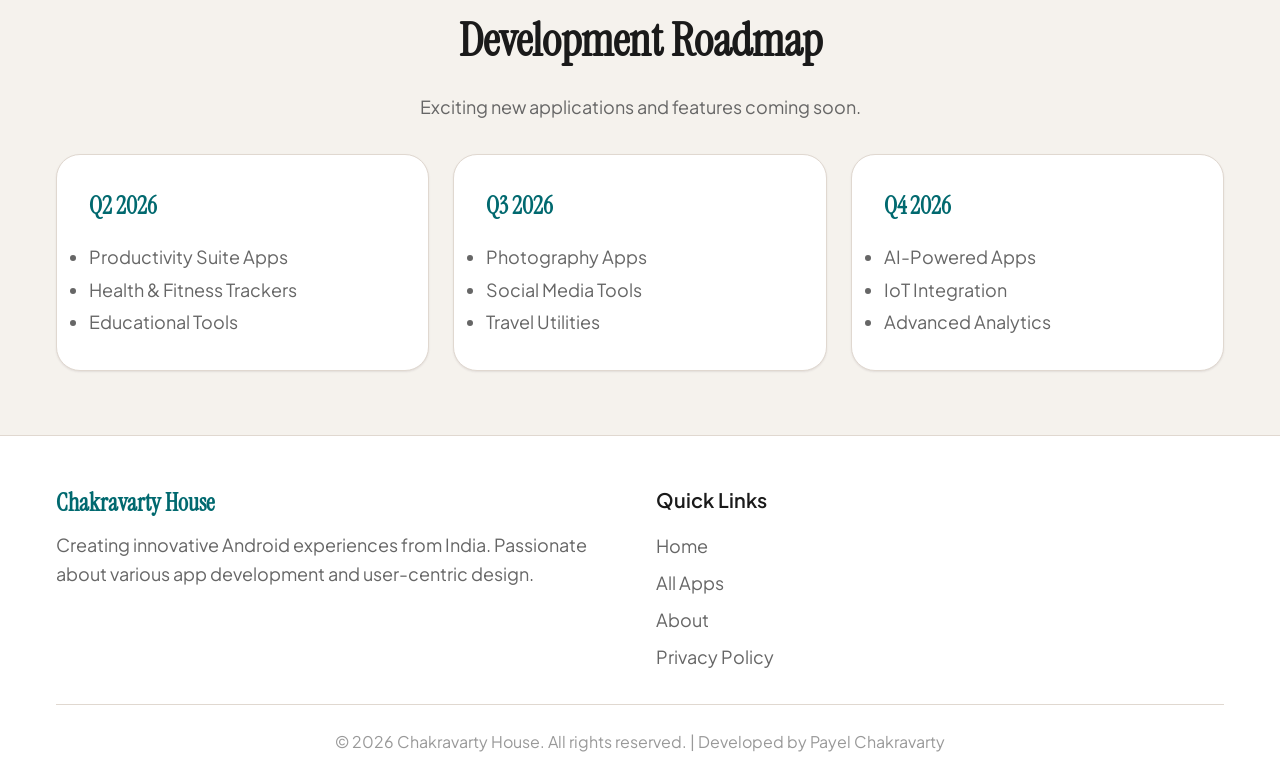
<file: apps.html>
<!DOCTYPE html>
<html lang="en">
<head>
    <meta charset="UTF-8">
    <meta name="viewport" content="width=device-width, initial-scale=1.0">
    <title>Apps by Payel Chakravarty | Chakravarty House</title>
    <meta name="description" content="Browse all Apps developed by Payel Chakravarty. Navigation, finance, entertainment, and productivity applications for various devices.">
    <meta name="keywords" content="Android apps, mobile apps, Windows App, SaaS Apps, navigation, finance, entertainment, productivity, Payel Chakravarty">
    <meta name="author" content="Payel Chakravarty">
    
    <!-- Open Graph -->
    <meta property="og:title" content="Apps by Payel Chakravarty">
    <meta property="og:description" content="Browse all Apps developed by Payel Chakravarty across various categories.">
    <meta property="og:type" content="website">
    <meta property="og:url" content="https://chakravartyhouse.github.io/apps.html">
    
    <!-- Favicon -->
    <link rel="icon" type="image/svg+xml" href="data:image/svg+xml,<svg xmlns='http://www.w3.org/2000/svg' viewBox='0 0 100 100'><text y='.9em' font-size='90'>CH</text></svg>">
    
    <!-- CSS -->
    <link rel="stylesheet" href="assets/style.css">
    
    <!-- Preconnect to Google Fonts -->
    <link rel="preconnect" href="https://fonts.googleapis.com">
    <link rel="preconnect" href="https://fonts.gstatic.com" crossorigin>
</head>
<body>
    <!-- Header -->
    <header class="header">
        <div class="container">
            <div class="header-content">
                <div class="logo">Chakravarty House</div>
                
                <nav class="nav">
                    <a href="index.html" class="nav-link">Home</a>
                    <a href="apps.html" class="nav-link active">Apps</a>
                    <a href="about.html" class="nav-link">About</a>
                    <a href="privacy-policy.html" class="nav-link">Privacy</a>
                    <button class="theme-toggle" aria-label="Toggle theme">Dark Mode</button>
                </nav>
                
                <button class="menu-toggle" aria-label="Toggle menu">
                    <span></span>
                    <span></span>
                    <span></span>
                </button>
            </div>
        </div>
    </header>

    <!-- Main Content -->
    <main>
        <!-- Page Header -->
        <section class="section">
            <div class="container">
                <div class="text-center mb-xl">
                    <h1 style="font-family: var(--font-heading); font-size: var(--text-4xl); margin-bottom: var(--space-md);">All Android Apps</h1>
                    <p style="color: var(--color-text-secondary); max-width: 600px; margin: 0 auto;">Explore my complete collection of Various applications designed to enhance your digital experience.</p>
                </div>
            </div>
        </section>

        <!-- Filter Section -->
        <section class="section" style="padding-top: 0;">
            <div class="container">
                <div class="filter-container">
                    <button class="filter-btn active" data-category="all">All Apps</button>
                    <button class="filter-btn" data-category="navigation">Navigation</button>
                    <button class="filter-btn" data-category="finance">Finance</button>
                    <button class="filter-btn" data-category="fun">Fun</button>
                    <button class="filter-btn" data-category="productivity">Productivity</button>
                    <button class="filter-btn" data-category="coming-soon">Coming Soon</button>
                </div>
            </div>
        </section>

        <!-- Apps Grid -->
        <section class="section" style="padding-top: 0;">
            <div class="container">
                <div class="grid grid-cols-3">
                    
                    <!-- 
                    ========================================================================
                    HOW TO ADD A NEW APP TO THIS PAGE:
                    ========================================================================
                    
                    1. Copy the entire app-card div block below (from [App Card] to [End App Card])
                    2. Replace the placeholder content with your app details:
                       - Update data-category attribute to match your app category
                       - Change the app-icon letter/initial
                       - Update app-name with your app title
                       - Write a compelling app-description
                       - Update app-tags with relevant categories
                       - Set the app-detail-card id to a unique identifier
                       - Update the app-detail-icon and content accordingly
                    3. Add a new filter button in the filter-container section if needed
                    4. Update the coming-soon count in the last card
                    5. Test the filtering functionality works correctly
                    
                    Categories available: navigation, finance, fun, productivity, coming-soon
                    ========================================================================
                    -->

                    <!-- Compass & Altimeter Pro -->
                    <div class="app-card" data-category="navigation">
                        <div class="app-banner">
                            <div class="app-icon">C</div>
                        </div>
                        <div class="app-body">
                            <h3 class="app-name">Compass & Altimeter Pro</h3>
                            <p class="app-description">Compass, altimeter, and advanced navigation features for outdoor enthusiasts</p>
                            <div class="app-tags">
                                <span class="app-tag">Navigation</span>
                                <span class="app-tag">Outdoor</span>
                                <span class="app-tag">Tools</span>
                            </div>
                            <div class="app-actions">
                                <a href="apps/compass-altimeter-pro.html" class="btn btn-primary">View Details</a>
                                <a href="privacy/compass-altimeter-pro.html" class="btn btn-secondary">Privacy Policy</a>
                            </div>
                        </div>
                    </div>

                    <!-- Crush Calculator -->
                    <div class="app-card" data-category="fun">
                        <div class="app-banner">
                            <div class="app-icon">C</div>
                        </div>
                        <div class="app-body">
                            <h3 class="app-name">Crush Calculator</h3>
                            <p class="app-description">FLAMES love match tester! Discover your relationship fate in seconds with this fun compatibility game.</p>
                            <div class="app-tags">
                                <span class="app-tag">Entertainment</span>
                                <span class="app-tag">Social</span>
                                <span class="app-tag">Fun</span>
                            </div>
                            <div class="app-actions">
                                <a href="apps/crush-calculator.html" class="btn btn-primary">View Details</a>
                                <a href="privacy/crush-calculator.html" class="btn btn-secondary">Privacy Policy</a>
                            </div>
                        </div>
                    </div>

                    <!-- FinPulse Financial Calculator -->
                    <div class="app-card" data-category="finance">
                        <div class="app-banner">
                            <div class="app-icon">F</div>
                        </div>
                        <div class="app-body">
                            <h3 class="app-name">FinPulse Financial Calculator</h3>
                            <p class="app-description">EMI, GST, SIP, FD, RD, tax & loan calculators for smart financial planning</p>
                            <div class="app-tags">
                                <span class="app-tag">Finance</span>
                                <span class="app-tag">Productivity</span>
                                <span class="app-tag">Tools</span>
                            </div>
                            <div class="app-actions">
                                <a href="apps/finpulse-financial-calculator.html" class="btn btn-primary">View Details</a>
                                <a href="privacy/finpulse-financial-calculator.html" class="btn btn-secondary">Privacy Policy</a>
                            </div>
                        </div>
                    </div>

                    <!-- Coming Soon Card -->
                    <div class="app-card" data-category="coming-soon">
                        <div class="app-banner">
                            <div class="app-icon">?</div>
                        </div>
                        <div class="app-body">
                            <h3 class="app-name">100+ More Apps</h3>
                            <p class="app-description">Exciting new applications in development across various categories. Stay tuned for innovative solutions coming soon!</p>
                            <div class="app-tags">
                                <span class="app-tag">Coming Soon</span>
                                <span class="app-tag">In Development</span>
                            </div>
                            <div class="app-actions">
                                <button class="btn btn-secondary" disabled>Coming Soon</button>
                            </div>
                        </div>
                    </div>

                </div>
            </div>
        </section>

        <!-- App Details Section -->
        <section class="section" style="background-color: var(--color-surface-elevated);">
            <div class="container">
                <div class="text-center mb-xl">
                    <h2 style="font-family: var(--font-heading); font-size: var(--text-3xl); margin-bottom: var(--space-md);">App Details</h2>
                    <p style="color: var(--color-text-secondary);">Learn more about each application's features and capabilities.</p>
                </div>

                <div style="display: flex; flex-direction: column; gap: var(--space-xl);">

                    <!-- 
                    ========================================================================
                    HOW TO ADD APP DETAILS:
                    ========================================================================
                    
                    1. Copy the entire app-detail-card div block below
                    2. Set a unique id that matches the href in the app card above
                    3. Update the app-detail-icon with your app's initial/letter
                    4. Update the app-detail-content with your app information:
                       - Change the h3 title
                       - Write detailed description
                       - Update category and release date
                    5. Ensure the id matches the href from the corresponding app card above
                    ========================================================================
                    -->

                    <!-- Compass & Altimeter Pro Details -->
                    <div class="app-detail-card" id="compass-altimeter-pro">
                        <div class="app-detail-icon">C</div>
                        <div class="app-detail-content">
                            <h3>Compass & Altimeter Pro</h3>
                            <p><strong>Bundle ID: com.Compass.pro.compass_and_altimeter_pro</strong></p>
                            <p><strong>Version: 1.0.0 | Supports modern Android devices</strong></p>
                            <p>Compass & Altimeter Pro is your essential navigation companion, offering precise orientation and altitude measurements in one comprehensive package.</p>
                            
                            <h4>Key Features:</h4>
                            <ul>
                                <li>Accurate Compass - Real-time heading in degrees and cardinal directions with magnetic north indication</li>
                                <li>Precise Altimeter - Current altitude measurements in both meters and feet using GPS</li>
                                <li>Field Strength Indicator - Monitor compass accuracy with magnetic field strength display</li>
                                <li>Weather Information - Access real-time weather data for your location with air pressure</li>
                                <li>Sunrise/Sunset Times - View daily solar information for your area</li>
                                <li>Custom Themes - Personalize the app's appearance with different color schemes</li>
                                <li>Advanced Settings - Fine-tune compass and altimeter configurations</li>
                            </ul>
                            
                            <h4>Step-by-Step Usage Instructions:</h4>
                            <ol>
                                <li>Launch the app and grant location permissions when prompted</li>
                                <li>Use the side menu to navigate between different tools</li>
                                <li>Compass: Hold your device flat to get accurate heading readings</li>
                                <li>Altimeter: Wait for GPS signal to get precise elevation data</li>
                                <li>Access additional features through the navigation drawer</li>
                                <li>Use the settings menu to customize units and display preferences</li>
                            </ol>
                            
                            <h4>Technical Details:</h4>
                            <ul>
                                <li>Requires location permission for compass heading and GPS altitude calculations</li>
                                <li>Optimized for outdoor use with clear sky visibility for best GPS accuracy</li>
                                <li>Includes compass calibration feature with easy-to-follow instructions</li>
                                <li>Regular updates and improvements ensure the best possible user experience</li>
                            </ul>
                            
                            <h4>Permissions Required:</h4>
                            <ul>
                                <li>Location Permission - Required for compass heading and GPS altitude</li>
                                <li>GPS Access - Needed for accurate position and elevation data</li>
                                <li>Internet Connection - Required for weather data and some features</li>
                                <li>Modern Android Device - Android 5.0+ recommended for best performance</li>
                            </ul>
                            
                            <h4>Pro Features:</h4>
                            <ul>
                                <li>Theme customization options</li>
                                <li>Weather information integration</li>
                                <li>Sunrise/Sunset time calculations</li>
                                <li>Advanced configuration settings</li>
                            </ul>
                            
                            <h4>Limitations:</h4>
                            <ul>
                                <li>Requires location permissions for core functionality</li>
                                <li>Compass accuracy depends on device calibration</li>
                                <li>Altimeter readings require GPS signal</li>
                                <li>Some advanced features are restricted to Pro version</li>
                            </ul>
                            
                            <p>The app is designed for hikers, outdoor enthusiasts, and anyone needing reliable navigation tools.</p>
                            
                            <div class="app-detail-meta">
                                <span><strong>Category:</strong> Navigation</span>
                                <span><strong>Released:</strong> 2025</span>
                                <span><strong>Target SDK:</strong> Android 14 (API 34)</span>
                            </div>
                        </div>
                    </div>

                    <!-- Crush Calculator Details -->
                    <div class="app-detail-card" id="crush-calculator">
                        <div class="app-detail-icon">C</div>
                        <div class="app-detail-content">
                            <h3>Crush Calculator</h3>
                            <p><strong>Discover Your Love Vibes in Seconds!</strong></p>
                            <p>Is your crush thinking about you too? Are you meant to be lovers... or just friends? Introducing the Crush Calculator - a fun, flirty, and addictive app that uses your names to reveal your relationship fate!</p>
                            
                            <h4>What is Crush Calculator?</h4>
                            <p>Crush Calculator is a light-hearted relationship game inspired by the popular FLAMES method:</p>
                            <p><strong>F</strong>riends | <strong>L</strong>overs | <strong>A</strong>ffection | <strong>M</strong>arriage | <strong>E</strong>nemies | <strong>S</strong>iblings</p>
                            <p>Just enter two names, hit calculate, and see what destiny has in store for you. It's that easy - and way too much fun!</p>
                            
                            <h4>Features You'll Love:</h4>
                            <ul>
                                <li>Instant Results - No waiting. Just type and tap</li>
                                <li>Fun & Easy to Use - Designed for all ages, no sign-up required</li>
                                <li>Perfect for Parties or Solo Play - A great icebreaker or boredom buster</li>
                                <li>Modern Twist on a Classic Game - Revamped for 2025 with fresh animations and sleek design</li>
                                <li>Shareable Fun - Take screenshots and share hilarious or cute results with your friends on social media!</li>
                            </ul>
                            
                            <h4>Who Should Use This App?</h4>
                            <ul>
                                <li>Teens and Students testing romantic waters</li>
                                <li>Best Friends just looking for a laugh</li>
                                <li>Couples wanting a silly game for date night</li>
                                <li>Single dreamers wondering about their celebrity crush</li>
                                <li>Anyone who believes in love, destiny, or just wants to have fun!</li>
                            </ul>
                            
                            <h4>Functional Features:</h4>
                            <ul>
                                <li>FLAMES Compatibility Calculator - Uses the classic FLAMES game logic to determine the relationship type based on two names</li>
                                <li>Instant Result Generator - Quickly calculates and displays relationship results without any wait time</li>
                                <li>Unlimited Name Tests - Users can test as many name combinations as they want, without any usage limits</li>
                                <li>No Account Required - No sign-up, login, or email needed to use the app</li>
                                <li>Offline Mode Support - The main functionality (FLAMES calculation) works without an internet connection</li>
                                <li>Lightweight Design - The app is small in size and runs smoothly on most Android devices</li>
                                <li>Ad-Supported (via Appodeal) - Monetized with non-intrusive ads using the Appodeal SDK</li>
                            </ul>
                            
                            <h4>Experience Features:</h4>
                            <ul>
                                <li>Simple & Intuitive UI - Clean interface with easy name input fields and one-tap results</li>
                                <li>Fun & Playful Vibe - Entertaining and humorous outcomes that users love to share with friends</li>
                                <li>Teen & Family-Friendly - No inappropriate content; safe for young audiences</li>
                                <li>Zero Data Collection by App - Privacy-focused: The app itself collects no personal information</li>
                                <li>Social Media Ready - Users can screenshot and share their results on platforms like Instagram, TikTok, WhatsApp, or Snapchat</li>
                                <li>Perfect for Parties & Casual Fun - Great icebreaker or entertainment app for groups, friends, or couples</li>
                            </ul>
                            
                            <h4>Disclaimer:</h4>
                            <p>Crush Calculator is not a scientific tool or a real love predictor. It's a fun, fictional game meant for enjoyment only. All results are randomly generated based on name patterns and have no real-life implications. So relax, have fun, and take the results with a smile!</p>
                            
                            <div class="app-detail-meta">
                                <span><strong>Category:</strong> Entertainment</span>
                                <span><strong>Released:</strong> 2025</span>
                                <span><strong>Target Audience:</strong> Teens & Adults</span>
                            </div>
                        </div>
                    </div>

                    <!-- FinPulse Financial Calculator Details -->
                    <div class="app-detail-card" id="finpulse-financial-calculator">
                        <div class="app-detail-icon">F</div>
                        <div class="app-detail-content">
                            <h3>FinPulse Financial Calculator</h3>
                            <p><strong>Version: 1.0.0 | Version Code: 1 | Release Type: Production | Build Number: +1</strong></p>
                            <p>FinPulse Financial Calculator is your comprehensive financial planning companion, offering 29 powerful calculators across 4 major categories: Loans, Savings, Tax, and Others. Whether you're planning to buy a home, invest for retirement, or calculate taxes, FinPulse has you covered.</p>
                            
                            <h4>LOANS CATEGORY (8 calculators):</h4>
                            <ul>
                                <li>Home Loan EMI - Calculate monthly installments with interest breakdown</li>
                                <li>Car Loan EMI - Auto loan planning with total cost analysis</li>
                                <li>Personal Loan EMI - Quick personal loan calculations</li>
                                <li>Loan Comparison - Compare up to 3 bank offers side-by-side</li>
                                <li>Amortization Schedule - Detailed month-by-month payment breakdown</li>
                                <li>Prepayment Calculator - Calculate savings on early loan repayment</li>
                                <li>Interest Rate Converter - Convert between annual, monthly, and daily rates</li>
                                <li>APR Calculator - Find the true cost of borrowing</li>
                            </ul>
                            
                            <h4>SAVINGS CATEGORY (11 calculators):</h4>
                            <ul>
                                <li>Fixed Deposit (TDR) - Interest payout FD calculations</li>
                                <li>Fixed Deposit (STDR) - Cumulative FD with compound interest</li>
                                <li>Recurring Deposit - Monthly RD returns calculator</li>
                                <li>SIP Returns - Systematic Investment Plan with step-up option</li>
                                <li>SIP vs Lump Sum - Compare investment strategies</li>
                                <li>SWP Calculator - Systematic Withdrawal Plan planning</li>
                                <li>PPF Calculator - 15-year tax-free investment planning</li>
                                <li>Sukanya Samriddhi - SSY calculator for your daughter's future</li>
                                <li>NPS Returns - Pension corpus planning calculator</li>
                                <li>EPF Interest - Employee Provident Fund balance projection</li>
                                <li>CAGR/XIRR - Investment return rate analysis</li>
                            </ul>
                            
                            <h4>TAX CATEGORY (5 calculators):</h4>
                            <ul>
                                <li>GST Calculator - CGST, SGST, IGST calculations</li>
                                <li>Income Tax - Compare new vs old tax regimes</li>
                                <li>Capital Gains Tax - Calculate tax on equity, property, gold</li>
                                <li>Business Profit Margin - Gross and net margin analysis</li>
                                <li>Invoice Generator - Create GST invoices with PDF export</li>
                            </ul>
                            
                            <h4>OTHERS CATEGORY (5 calculators):</h4>
                            <ul>
                                <li>Gold Price - Live gold rate calculator with purity options</li>
                                <li>Rent vs Buy - Break-even analysis for housing decisions</li>
                                <li>Retirement Corpus - Calculate how much you need to retire</li>
                                <li>Credit Card Payoff - Escape the debt trap with strategic planning</li>
                                <li>Inflation Adjusted Returns - Real vs nominal investment returns</li>
                            </ul>
                            
                            <h4>KEY FEATURES:</h4>
                            <ul>
                                <li>29 Professional Financial Calculators in One App</li>
                                <li>PDF Export with Detailed Reports (Ad-supported)</li>
                                <li>Save & Bookmark Calculations for Future Reference</li>
                                <li>Share Results with Friends and Family</li>
                                <li>Dark/Light/System Theme Support</li>
                                <li>Search Functionality to Quickly Find Calculators</li>
                                <li>Calculation History Tracking</li>
                                <li>Interactive Charts and Visualizations</li>
                                <li>Step-by-Step Calculation Breakdowns</li>
                                <li>Professional Amortization Schedules</li>
                            </ul>
                            
                            <h4>TECHNICAL SPECIFICATIONS:</h4>
                            <ul>
                                <li>Target SDK: Android 14 (API 34)</li>
                                <li>Minimum SDK: Android 5.0 (API 21)</li>
                                <li>App Size: 44MB</li>
                                <li>Architecture: ARM64, ARM32, x86_64, x86</li>
                                <li>Offline Functionality: All calculators work offline</li>
                            </ul>
                            
                            <div class="app-detail-meta">
                                <span><strong>Category:</strong> Finance</span>
                                <span><strong>Released:</strong> 2026</span>
                                <span><strong>App Size:</strong> 44MB</span>
                            </div>
                        </div>
                    </div>

                </div>
            </div>
        </section>

        <!-- Development Roadmap -->
        <section class="section">
            <div class="container">
                <div class="text-center mb-xl">
                    <h2 style="font-family: var(--font-heading); font-size: var(--text-3xl); margin-bottom: var(--space-md);">Development Roadmap</h2>
                    <p style="color: var(--color-text-secondary);">Exciting new applications and features coming soon.</p>
                </div>

                <div class="grid grid-cols-3">
                    <div class="card">
                        <h3 style="font-family: var(--font-heading); font-size: var(--text-xl); margin-bottom: var(--space-md); color: var(--color-primary);">Q2 2026</h3>
                        <ul style="color: var(--color-text-secondary); line-height: 1.8;">
                            <li>Productivity Suite Apps</li>
                            <li>Health & Fitness Trackers</li>
                            <li>Educational Tools</li>
                        </ul>
                    </div>
                    <div class="card">
                        <h3 style="font-family: var(--font-heading); font-size: var(--text-xl); margin-bottom: var(--space-md); color: var(--color-primary);">Q3 2026</h3>
                        <ul style="color: var(--color-text-secondary); line-height: 1.8;">
                            <li>Photography Apps</li>
                            <li>Social Media Tools</li>
                            <li>Travel Utilities</li>
                        </ul>
                    </div>
                    <div class="card">
                        <h3 style="font-family: var(--font-heading); font-size: var(--text-xl); margin-bottom: var(--space-md); color: var(--color-primary);">Q4 2026</h3>
                        <ul style="color: var(--color-text-secondary); line-height: 1.8;">
                            <li>AI-Powered Apps</li>
                            <li>IoT Integration</li>
                            <li>Advanced Analytics</li>
                        </ul>
                    </div>
                </div>
            </div>
        </section>
    </main>

    <!-- Footer -->
    <footer class="footer">
        <div class="container">
            <div class="footer-content">
                <div class="footer-brand">
                    <h3>Chakravarty House</h3>
                    <p>Creating innovative Android experiences from India. Passionate about various app development and user-centric design.</p>
                </div>
                
                <div class="footer-nav">
                    <h4>Quick Links</h4>
                    <ul class="footer-nav-list">
                        <li class="footer-nav-item"><a href="index.html" class="footer-nav-link">Home</a></li>
                        <li class="footer-nav-item"><a href="apps.html" class="footer-nav-link">All Apps</a></li>
                        <li class="footer-nav-item"><a href="about.html" class="footer-nav-link">About</a></li>
                        <li class="footer-nav-item"><a href="privacy-policy.html" class="footer-nav-link">Privacy Policy</a></li>
                    </ul>
                </div>
            </div>
            
            <div class="footer-bottom">
                <p>&copy; 2026 Chakravarty House. All rights reserved. | Developed by Payel Chakravarty</p>
            </div>
        </div>
    </footer>

    <!-- JavaScript -->
    <script src="assets/main.js"></script>
</body>
</html>
</file>
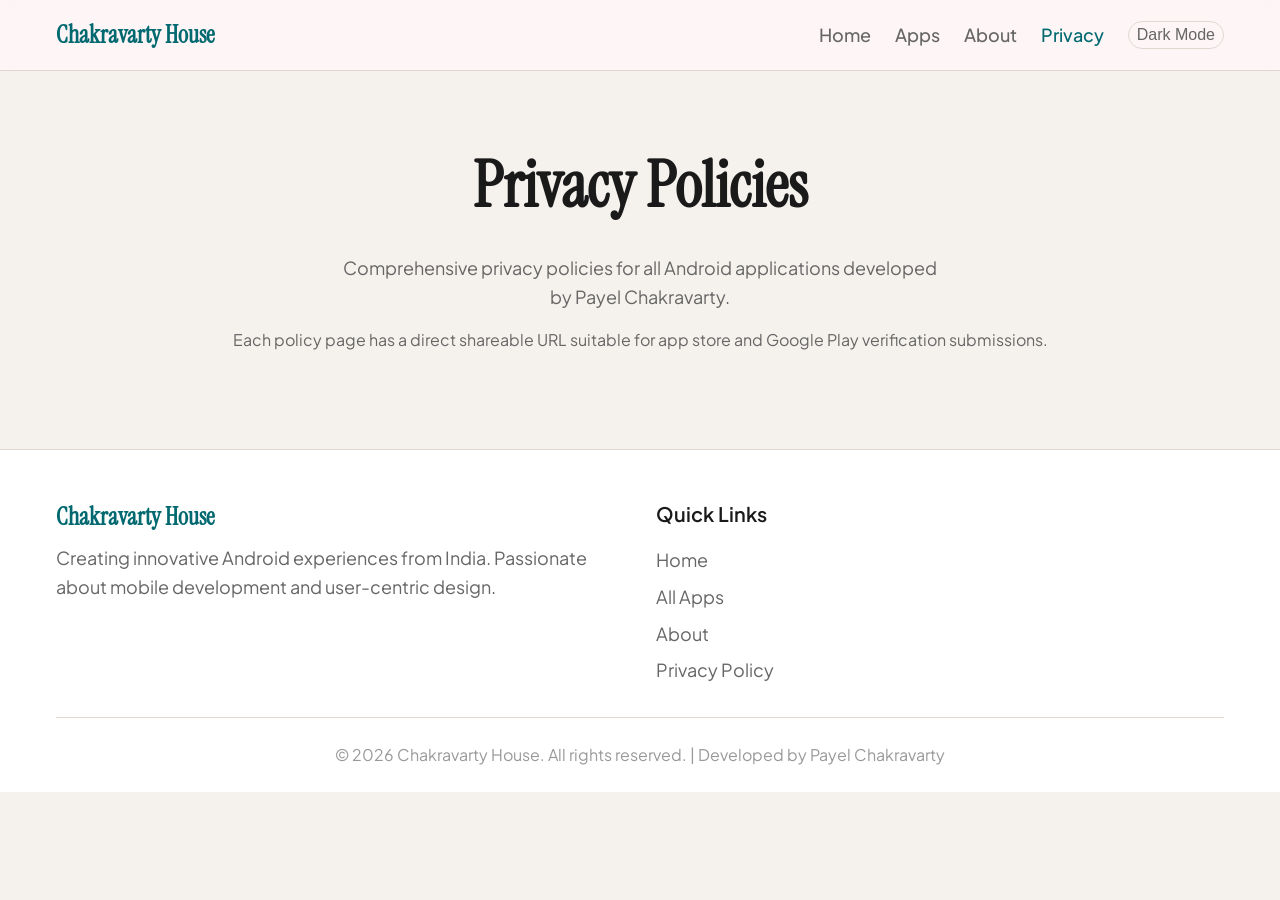
<file: privacy-policy.html>
<!DOCTYPE html>
<html lang="en">
<head>
    <meta charset="UTF-8">
    <meta name="viewport" content="width=device-width, initial-scale=1.0">
    <title>Privacy Policy | Chakravarty House</title>
    <meta name="description" content="Privacy policies for all Android apps developed by Payel Chakravarty. Learn how we handle your data and protect your privacy.">
    <meta name="keywords" content="privacy policy, data protection, Android apps, Payel Chakravarty">
    <meta name="author" content="Payel Chakravarty">
    
    <!-- Open Graph -->
    <meta property="og:title" content="Privacy Policy | Chakravarty House">
    <meta property="og:description" content="Privacy policies for all Android apps developed by Payel Chakravarty">
    <meta property="og:type" content="website">
    <meta property="og:url" content="https://chakravartyhouse.github.io/privacy-policy.html">
    
    <!-- Favicon -->
    <link rel="icon" type="image/svg+xml" href="data:image/svg+xml,<svg xmlns='http://www.w3.org/2000/svg' viewBox='0 0 100 100'><text y='.9em' font-size='90'>CH</text></svg>">
    
    <!-- CSS -->
    <link rel="stylesheet" href="assets/style.css">
    
    <!-- Preconnect to Google Fonts -->
    <link rel="preconnect" href="https://fonts.googleapis.com">
    <link rel="preconnect" href="https://fonts.gstatic.com" crossorigin>
</head>
<body>
    <!-- Header -->
    <header class="header">
        <div class="container">
            <div class="header-content">
                <div class="logo">Chakravarty House</div>
                
                <nav class="nav">
                    <a href="index.html" class="nav-link">Home</a>
                    <a href="apps.html" class="nav-link">Apps</a>
                    <a href="about.html" class="nav-link">About</a>
                    <a href="privacy-policy.html" class="nav-link active">Privacy</a>
                    <button class="theme-toggle" aria-label="Toggle theme">Dark Mode</button>
                </nav>
                
                <button class="menu-toggle" aria-label="Toggle menu">
                    <span></span>
                    <span></span>
                    <span></span>
                </button>
            </div>
        </div>
    </header>

    <!-- Main Content -->
    <main>
        <!-- Page Header -->
        <section class="section">
            <div class="container">
                <div class="text-center mb-xl">
                    <h1 style="font-family: var(--font-heading); font-size: var(--text-4xl); margin-bottom: var(--space-md);">Privacy Policies</h1>
                    <p style="color: var(--color-text-secondary); max-width: 600px; margin: 0 auto;">Comprehensive privacy policies for all Android applications developed by Payel Chakravarty.</p>
                    <p style="color: var(--color-text-secondary); margin-top: var(--space-md); font-size: var(--text-sm);">Each policy page has a direct shareable URL suitable for app store and Google Play verification submissions.</p>
                </div>

            </div>
        </div>
    </main>

    <!-- Footer -->
    <footer class="footer">
        <div class="container">
            <div class="footer-content">
                <div class="footer-brand">
                    <h3>Chakravarty House</h3>
                    <p>Creating innovative Android experiences from India. Passionate about mobile development and user-centric design.</p>
                </div>
                
                <div class="footer-nav">
                    <h4>Quick Links</h4>
                    <ul class="footer-nav-list">
                        <li class="footer-nav-item"><a href="index.html" class="footer-nav-link">Home</a></li>
                        <li class="footer-nav-item"><a href="apps.html" class="footer-nav-link">All Apps</a></li>
                        <li class="footer-nav-item"><a href="about.html" class="footer-nav-link">About</a></li>
                        <li class="footer-nav-item"><a href="privacy-policy.html" class="footer-nav-link">Privacy Policy</a></li>
                    </ul>
                </div>
            </div>
            
            <div class="footer-bottom">
                <p>&copy; 2026 Chakravarty House. All rights reserved. | Developed by Payel Chakravarty</p>
            </div>
        </div>
    </footer>

    <!-- JavaScript -->
    <script src="assets/main.js"></script>
</body>
</html>
</file>
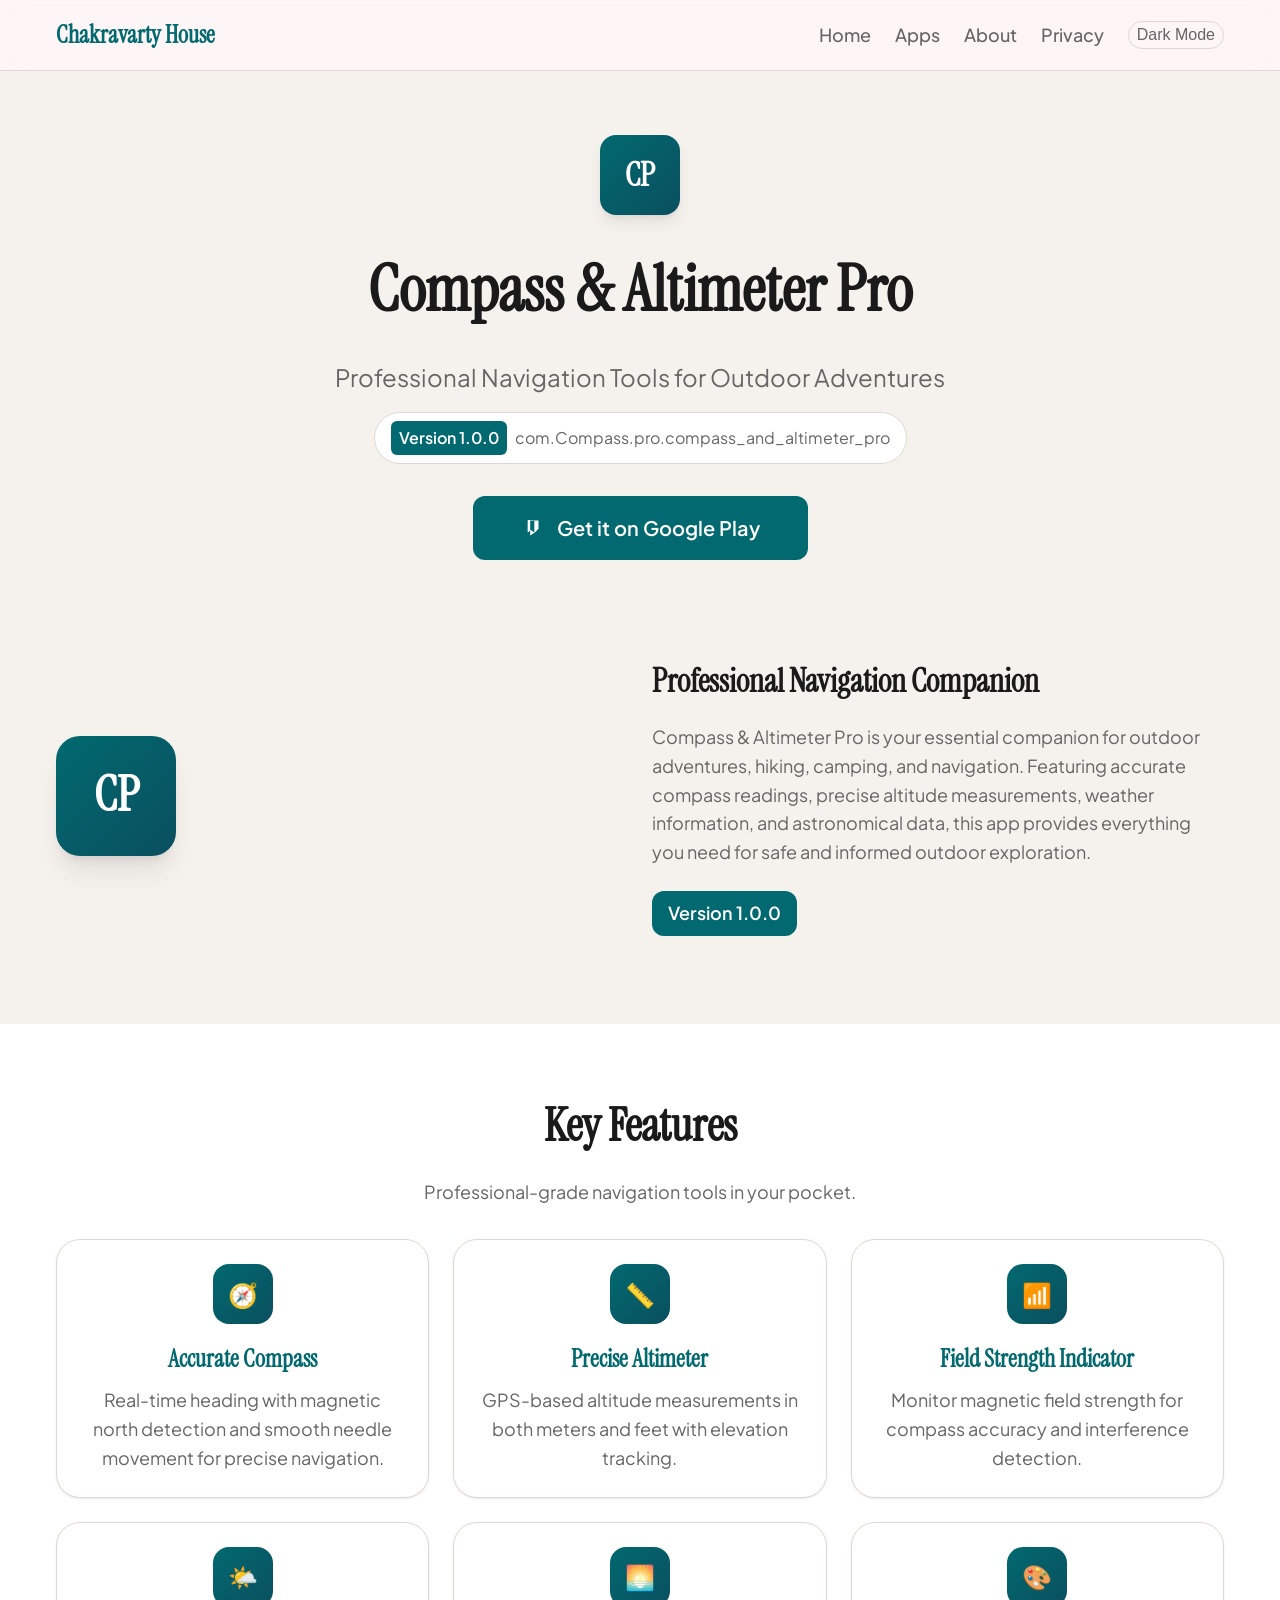
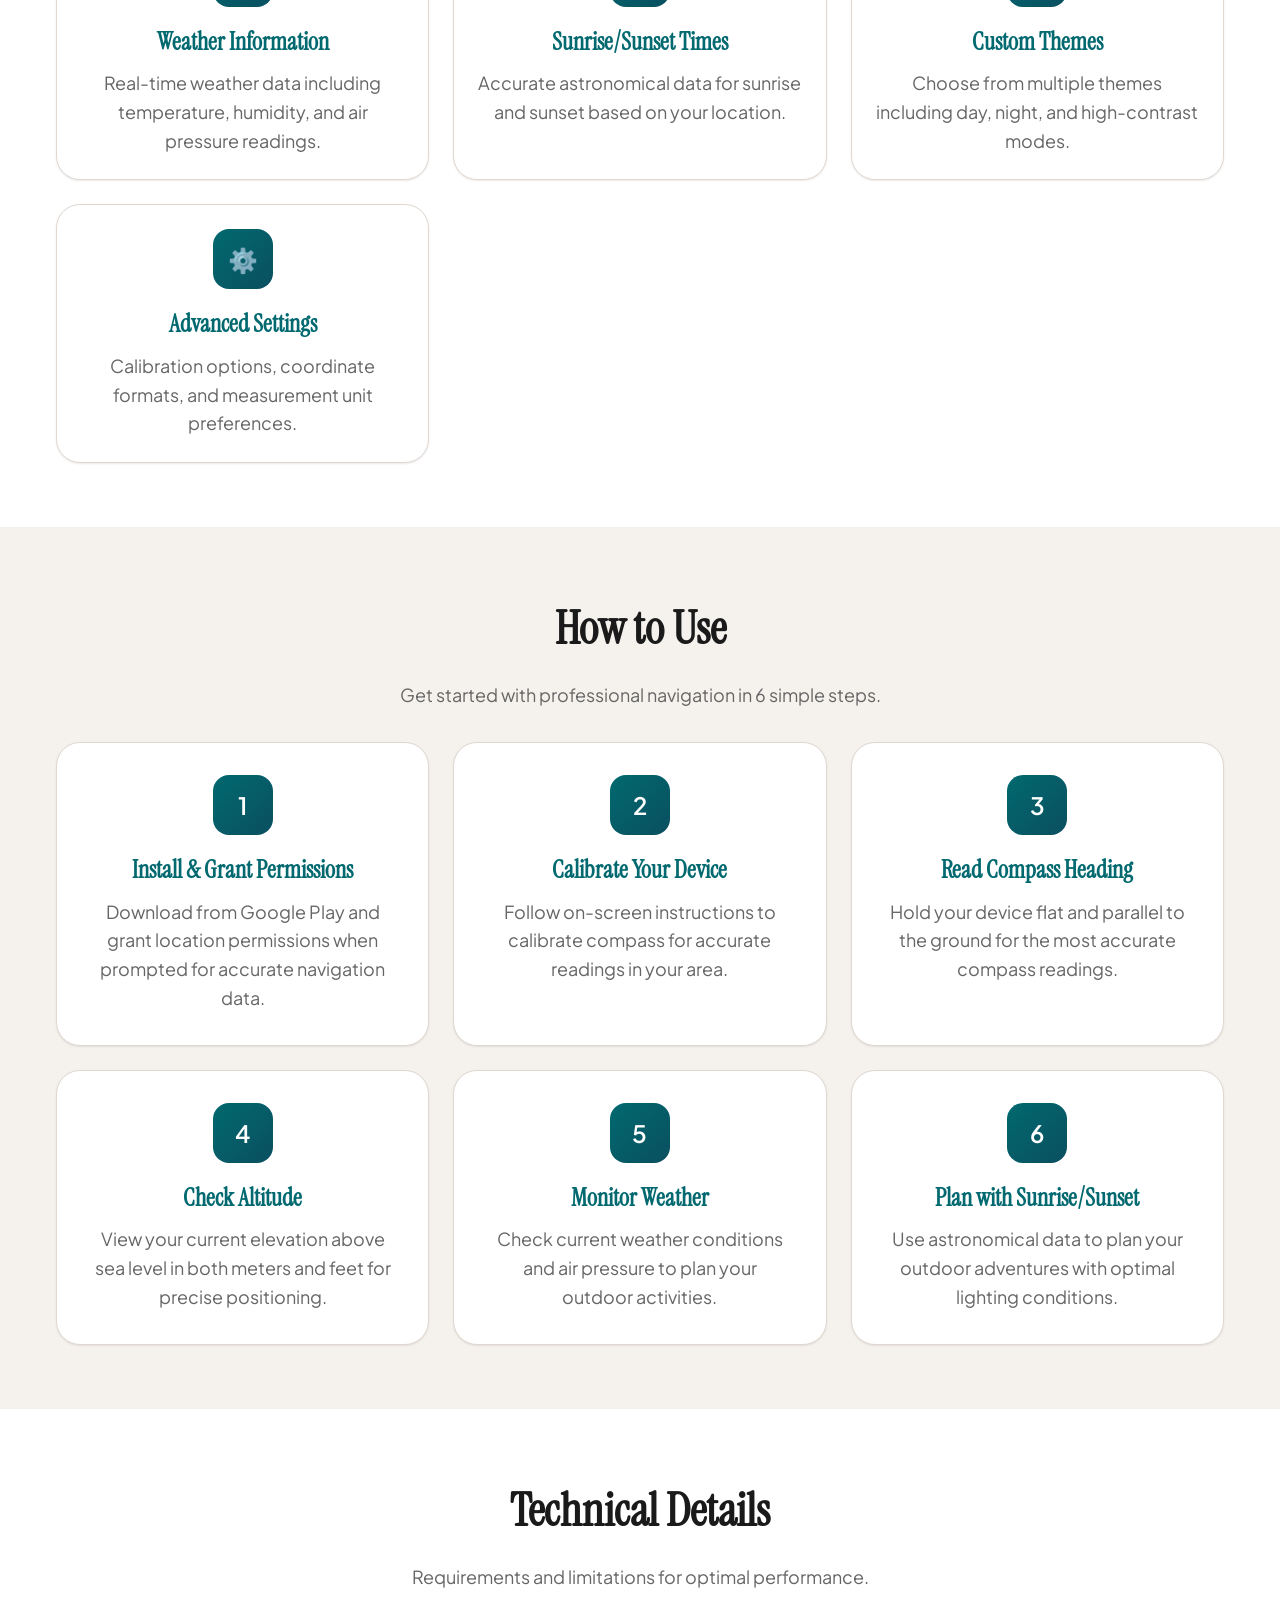
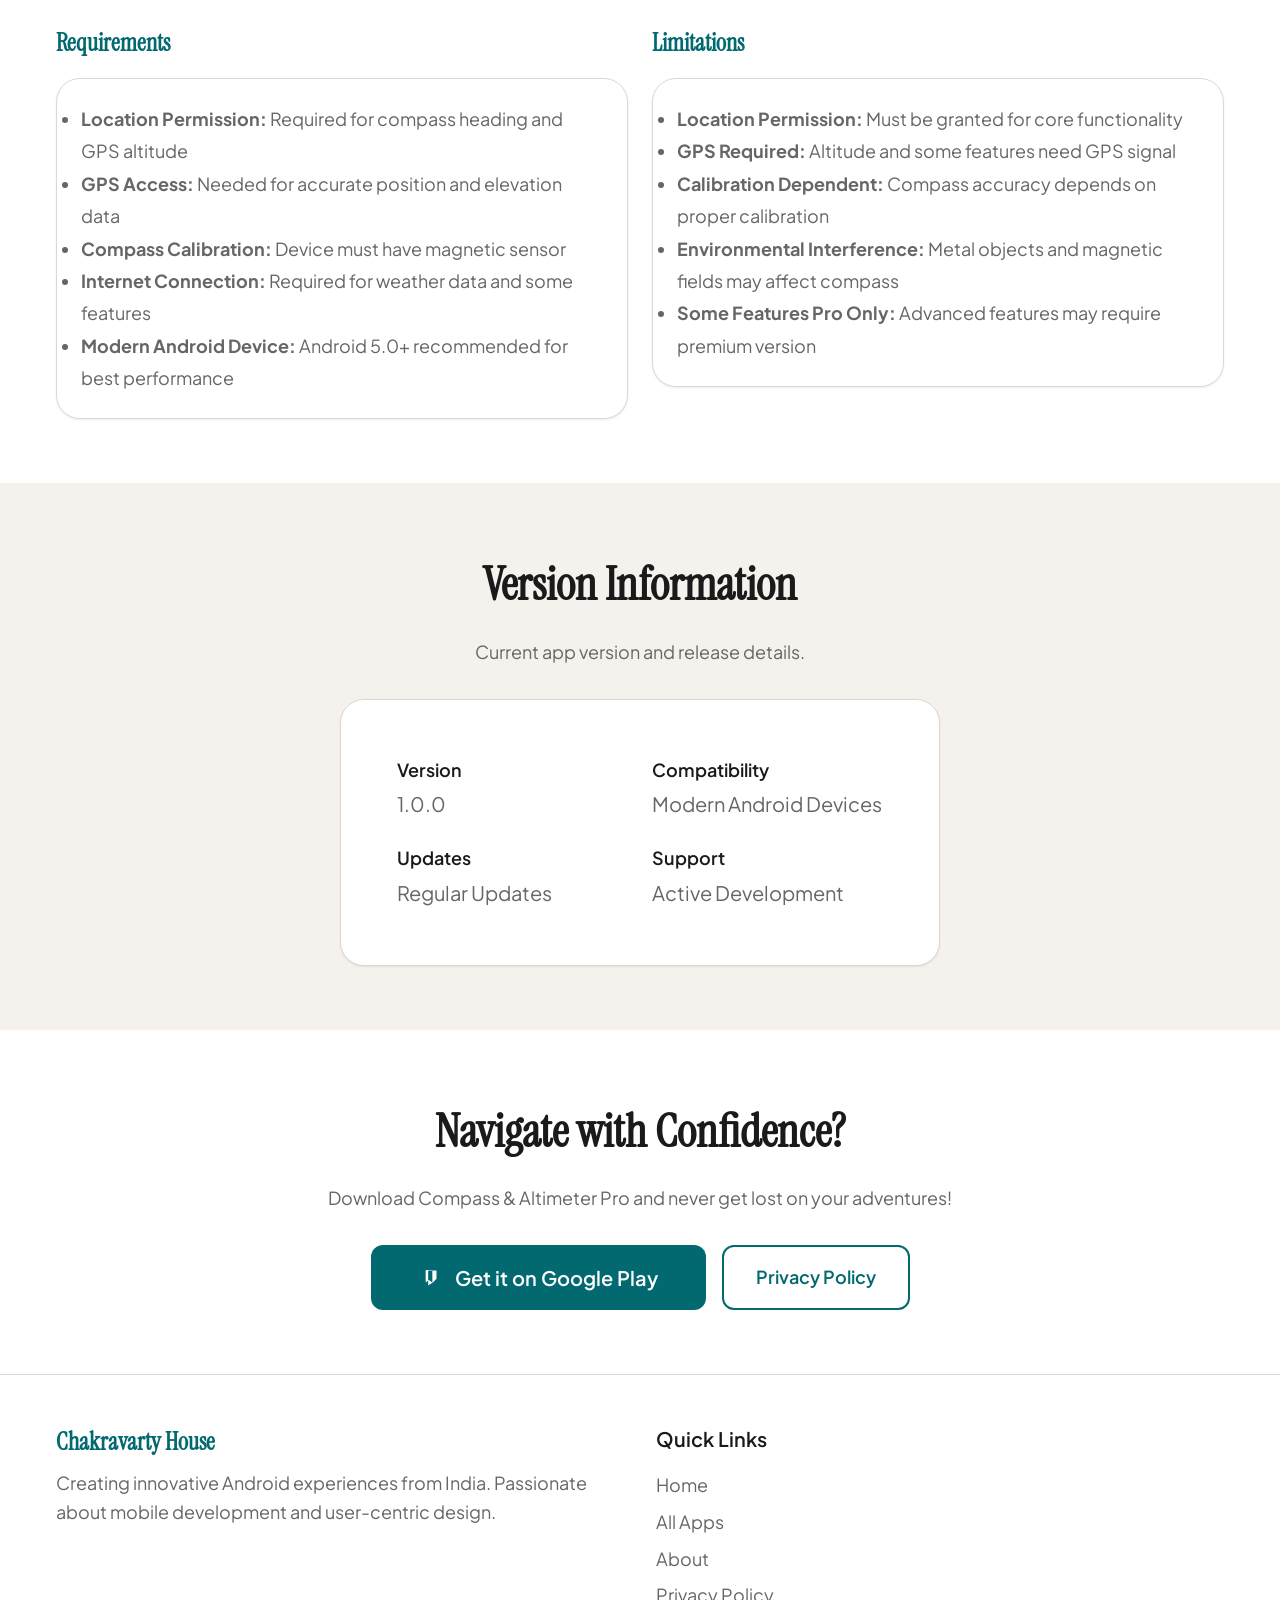
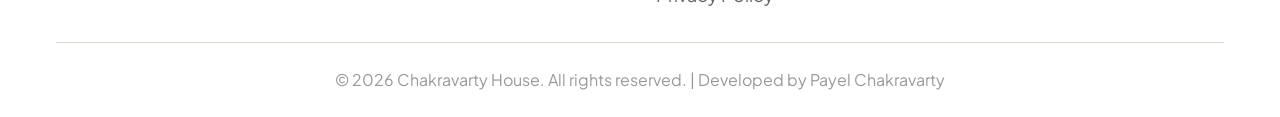
<file: apps/compass-altimeter-pro.html>
<!--
  ╔══════════════════════════════════════════════════════════╗
  ║  APP: Compass & Altimeter Pro                             ║
  ║  SLUG: compass-altimeter-pro                              ║
  ║  App Page:     apps/compass-altimeter-pro.html          ║
  ║  Privacy Page: privacy/compass-altimeter-pro.html       ║
  ║  To add a new app:                                      ║
  ║  1. Copy apps/compass-altimeter-pro.html                ║
  ║  2. Replace all content sections                         ║
  ║  3. Copy privacy/compass-altimeter-pro.html             ║
  ║  4. Update policy text and effective date                ║
  ║  5. Add card to privacy-policy.html hub                  ║
  ║  6. Add detail card to apps.html                         ║
  ╚══════════════════════════════════════════════════════════╝
-->
<!DOCTYPE html>
<html lang="en">
<head>
    <meta charset="UTF-8">
    <meta name="viewport" content="width=device-width, initial-scale=1.0">
    <title>Compass & Altimeter Pro - Professional Navigation Tools | GPS & Compass</title>
    <meta name="description" content="Compass & Altimeter Pro - Professional navigation app with accurate compass, GPS altimeter, weather info, and sunrise/sunset times. Essential for outdoor enthusiasts.">
    <meta name="keywords" content="compass, altimeter, GPS navigation, outdoor tools, weather, sunrise, sunset, camping, hiking, navigation app">
    <meta name="author" content="Payel Chakravarty">
    
    <!-- Open Graph -->
    <meta property="og:title" content="Compass & Altimeter Pro - Professional Navigation Tools">
    <meta property="og:description" content="Professional navigation app with accurate compass, GPS altimeter, weather info, and sunrise/sunset times.">
    <meta property="og:type" content="website">
    <meta property="og:url" content="https://chakravartyhouse.github.io/apps/compass-altimeter-pro.html">
    
    <!-- Favicon -->
    <link rel="icon" type="image/svg+xml" href="data:image/svg+xml,<svg xmlns='http://www.w3.org/2000/svg' viewBox='0 0 100 100'><text y='.9em' font-size='90'>CP</text></svg>">
    
    <!-- CSS -->
    <link rel="stylesheet" href="../assets/style.css">
    
    <!-- Preconnect to Google Fonts -->
    <link rel="preconnect" href="https://fonts.googleapis.com">
    <link rel="preconnect" href="https://fonts.gstatic.com" crossorigin>
</head>
<body>
    <!-- Header -->
    <header class="header">
        <div class="container">
            <div class="header-content">
                <div class="logo">Chakravarty House</div>
                
                <nav class="nav">
                    <a href="../index.html" class="nav-link">Home</a>
                    <a href="../apps.html" class="nav-link">Apps</a>
                    <a href="../about.html" class="nav-link">About</a>
                    <a href="../privacy-policy.html" class="nav-link">Privacy</a>
                    <button class="theme-toggle" aria-label="Toggle theme">Dark Mode</button>
                </nav>
                
                <button class="menu-toggle" aria-label="Toggle menu">
                    <span></span>
                    <span></span>
                    <span></span>
                </button>
            </div>
        </div>
    </header>

    <!-- Main Content -->
    <main>
        <!-- Page Hero -->
        <section class="section">
            <div class="container">
                <div class="text-center mb-xl">
                    <div style="display: inline-block; margin-bottom: var(--space-lg);">
                        <div style="width: 80px; height: 80px; background: linear-gradient(135deg, #01696f, #0a4f60); border-radius: var(--radius-lg); display: flex; align-items: center; justify-content: center; color: white; font-family: var(--font-heading); font-size: 2rem; font-weight: 600; box-shadow: var(--shadow-lg); margin: 0 auto;">
                            CP
                        </div>
                    </div>
                    <h1 style="font-family: var(--font-heading); font-size: var(--text-4xl); margin-bottom: var(--space-md);">Compass & Altimeter Pro</h1>
                    <p style="color: var(--color-text-secondary); font-size: var(--text-xl); margin-bottom: var(--space-md);">Professional Navigation Tools for Outdoor Adventures</p>
                    <div style="display: inline-flex; align-items: center; gap: var(--space-sm); background-color: var(--color-surface-elevated); padding: var(--space-sm) var(--space-md); border-radius: var(--radius-full); border: 1px solid var(--color-border); margin-bottom: var(--space-xl);">
                        <span style="background-color: var(--color-primary); color: white; padding: var(--space-xs) var(--space-sm); border-radius: var(--radius-sm); font-size: var(--text-sm); font-weight: 600;">Version 1.0.0</span>
                        <span style="color: var(--color-text-secondary); font-size: var(--text-sm);">com.Compass.pro.compass_and_altimeter_pro</span>
                    </div>
                    <div style="margin-bottom: var(--space-xl);">
                        <a href="#" class="btn btn-primary" style="font-size: var(--text-lg); padding: var(--space-md) var(--space-2xl);" data-track="download_google_play">
                            <svg width="20" height="20" viewBox="0 0 24 24" fill="currentColor" style="margin-right: var(--space-sm);">
                                <path d="M3,20.5V3.5C3,2.91 3.34,2.5 3.93,2.5H15.07C15.66,2.5 16,2.91 16,3.5V17.5L12,14.5L8,17.5V3.5C8,2.91 8.34,2.5 8.93,2.5H3.93C3.34,2.5 3,2.91 3,3.5M21,3H11V21L17,17L21,13V3Z"/>
                            </svg>
                            Get it on Google Play
                        </a>
                    </div>
                </div>
            </div>
        </section>

        <!-- App Overview -->
        <section class="section" style="padding-top: 0;">
            <div class="container">
                <div class="grid grid-cols-2" style="align-items: center;">
                    <div>
                        <div style="width: 120px; height: 120px; background: linear-gradient(135deg, #01696f, #0a4f60); border-radius: var(--radius-xl); display: flex; align-items: center; justify-content: center; color: white; font-family: var(--font-heading); font-size: 3rem; font-weight: 600; box-shadow: var(--shadow-xl); margin-bottom: var(--space-lg);">
                            CP
                        </div>
                    </div>
                    <div>
                        <h2 style="font-family: var(--font-heading); font-size: var(--text-2xl); margin-bottom: var(--space-md);">Professional Navigation Companion</h2>
                        <p style="color: var(--color-text-secondary); margin-bottom: var(--space-lg); line-height: 1.6;">
                            Compass & Altimeter Pro is your essential companion for outdoor adventures, hiking, camping, and navigation. Featuring accurate compass readings, precise altitude measurements, weather information, and astronomical data, this app provides everything you need for safe and informed outdoor exploration.
                        </p>
                        <div style="display: inline-flex; align-items: center; gap: var(--space-sm); background-color: var(--color-primary); color: white; padding: var(--space-sm) var(--space-md); border-radius: var(--radius-md); margin-bottom: var(--space-lg);">
                            <span style="font-weight: 600;">Version 1.0.0</span>
                        </div>
                    </div>
                </div>
            </div>
        </section>

        <!-- Key Features -->
        <section class="section" style="background-color: var(--color-surface-elevated);">
            <div class="container">
                <div class="text-center mb-xl">
                    <h2 style="font-family: var(--font-heading); font-size: var(--text-3xl); margin-bottom: var(--space-md);">Key Features</h2>
                    <p style="color: var(--color-text-secondary);">Professional-grade navigation tools in your pocket.</p>
                </div>

                <div class="grid grid-cols-3">
                    <div class="card" style="text-align: center; padding: var(--space-lg);">
                        <div style="width: 60px; height: 60px; background: linear-gradient(135deg, #01696f, #0a4f60); border-radius: var(--radius-lg); display: flex; align-items: center; justify-content: center; color: white; font-size: 1.5rem; font-weight: 600; margin: 0 auto var(--space-md);">
                            🧭
                        </div>
                        <h3 style="font-family: var(--font-heading); font-size: var(--text-xl); margin-bottom: var(--space-sm); color: var(--color-primary);">Accurate Compass</h3>
                        <p style="color: var(--color-text-secondary); line-height: 1.6;">Real-time heading with magnetic north detection and smooth needle movement for precise navigation.</p>
                    </div>

                    <div class="card" style="text-align: center; padding: var(--space-lg);">
                        <div style="width: 60px; height: 60px; background: linear-gradient(135deg, #01696f, #0a4f60); border-radius: var(--radius-lg); display: flex; align-items: center; justify-content: center; color: white; font-size: 1.5rem; font-weight: 600; margin: 0 auto var(--space-md);">
                            📏
                        </div>
                        <h3 style="font-family: var(--font-heading); font-size: var(--text-xl); margin-bottom: var(--space-sm); color: var(--color-primary);">Precise Altimeter</h3>
                        <p style="color: var(--color-text-secondary); line-height: 1.6;">GPS-based altitude measurements in both meters and feet with elevation tracking.</p>
                    </div>

                    <div class="card" style="text-align: center; padding: var(--space-lg);">
                        <div style="width: 60px; height: 60px; background: linear-gradient(135deg, #01696f, #0a4f60); border-radius: var(--radius-lg); display: flex; align-items: center; justify-content: center; color: white; font-size: 1.5rem; font-weight: 600; margin: 0 auto var(--space-md);">
                            📶
                        </div>
                        <h3 style="font-family: var(--font-heading); font-size: var(--text-xl); margin-bottom: var(--space-sm); color: var(--color-primary);">Field Strength Indicator</h3>
                        <p style="color: var(--color-text-secondary); line-height: 1.6;">Monitor magnetic field strength for compass accuracy and interference detection.</p>
                    </div>

                    <div class="card" style="text-align: center; padding: var(--space-lg);">
                        <div style="width: 60px; height: 60px; background: linear-gradient(135deg, #01696f, #0a4f60); border-radius: var(--radius-lg); display: flex; align-items: center; justify-content: center; color: white; font-size: 1.5rem; font-weight: 600; margin: 0 auto var(--space-md);">
                            🌤️
                        </div>
                        <h3 style="font-family: var(--font-heading); font-size: var(--text-xl); margin-bottom: var(--space-sm); color: var(--color-primary);">Weather Information</h3>
                        <p style="color: var(--color-text-secondary); line-height: 1.6;">Real-time weather data including temperature, humidity, and air pressure readings.</p>
                    </div>

                    <div class="card" style="text-align: center; padding: var(--space-lg);">
                        <div style="width: 60px; height: 60px; background: linear-gradient(135deg, #01696f, #0a4f60); border-radius: var(--radius-lg); display: flex; align-items: center; justify-content: center; color: white; font-size: 1.5rem; font-weight: 600; margin: 0 auto var(--space-md);">
                            🌅
                        </div>
                        <h3 style="font-family: var(--font-heading); font-size: var(--text-xl); margin-bottom: var(--space-sm); color: var(--color-primary);">Sunrise/Sunset Times</h3>
                        <p style="color: var(--color-text-secondary); line-height: 1.6;">Accurate astronomical data for sunrise and sunset based on your location.</p>
                    </div>

                    <div class="card" style="text-align: center; padding: var(--space-lg);">
                        <div style="width: 60px; height: 60px; background: linear-gradient(135deg, #01696f, #0a4f60); border-radius: var(--radius-lg); display: flex; align-items: center; justify-content: center; color: white; font-size: 1.5rem; font-weight: 600; margin: 0 auto var(--space-md);">
                            🎨
                        </div>
                        <h3 style="font-family: var(--font-heading); font-size: var(--text-xl); margin-bottom: var(--space-sm); color: var(--color-primary);">Custom Themes</h3>
                        <p style="color: var(--color-text-secondary); line-height: 1.6;">Choose from multiple themes including day, night, and high-contrast modes.</p>
                    </div>

                    <div class="card" style="text-align: center; padding: var(--space-lg);">
                        <div style="width: 60px; height: 60px; background: linear-gradient(135deg, #01696f, #0a4f60); border-radius: var(--radius-lg); display: flex; align-items: center; justify-content: center; color: white; font-size: 1.5rem; font-weight: 600; margin: 0 auto var(--space-md);">
                            ⚙️
                        </div>
                        <h3 style="font-family: var(--font-heading); font-size: var(--text-xl); margin-bottom: var(--space-sm); color: var(--color-primary);">Advanced Settings</h3>
                        <p style="color: var(--color-text-secondary); line-height: 1.6;">Calibration options, coordinate formats, and measurement unit preferences.</p>
                    </div>
                </div>
            </div>
        </section>

        <!-- How to Use -->
        <section class="section">
            <div class="container">
                <div class="text-center mb-xl">
                    <h2 style="font-family: var(--font-heading); font-size: var(--text-3xl); margin-bottom: var(--space-md);">How to Use</h2>
                    <p style="color: var(--color-text-secondary);">Get started with professional navigation in 6 simple steps.</p>
                </div>

                <div class="grid grid-cols-3">
                    <div class="card" style="text-align: center;">
                        <div style="width: 60px; height: 60px; background: linear-gradient(135deg, #01696f, #0a4f60); border-radius: var(--radius-lg); display: flex; align-items: center; justify-content: center; color: white; font-size: 1.5rem; font-weight: 600; margin: 0 auto var(--space-md);">
                            1
                        </div>
                        <h3 style="font-family: var(--font-heading); font-size: var(--text-xl); margin-bottom: var(--space-sm); color: var(--color-primary);">Install & Grant Permissions</h3>
                        <p style="color: var(--color-text-secondary); line-height: 1.6;">Download from Google Play and grant location permissions when prompted for accurate navigation data.</p>
                    </div>
                    <div class="card" style="text-align: center;">
                        <div style="width: 60px; height: 60px; background: linear-gradient(135deg, #01696f, #0a4f60); border-radius: var(--radius-lg); display: flex; align-items: center; justify-content: center; color: white; font-size: 1.5rem; font-weight: 600; margin: 0 auto var(--space-md);">
                            2
                        </div>
                        <h3 style="font-family: var(--font-heading); font-size: var(--text-xl); margin-bottom: var(--space-sm); color: var(--color-primary);">Calibrate Your Device</h3>
                        <p style="color: var(--color-text-secondary); line-height: 1.6;">Follow on-screen instructions to calibrate compass for accurate readings in your area.</p>
                    </div>
                    <div class="card" style="text-align: center;">
                        <div style="width: 60px; height: 60px; background: linear-gradient(135deg, #01696f, #0a4f60); border-radius: var(--radius-lg); display: flex; align-items: center; justify-content: center; color: white; font-size: 1.5rem; font-weight: 600; margin: 0 auto var(--space-md);">
                            3
                        </div>
                        <h3 style="font-family: var(--font-heading); font-size: var(--text-xl); margin-bottom: var(--space-sm); color: var(--color-primary);">Read Compass Heading</h3>
                        <p style="color: var(--color-text-secondary); line-height: 1.6;">Hold your device flat and parallel to the ground for the most accurate compass readings.</p>
                    </div>
                    <div class="card" style="text-align: center;">
                        <div style="width: 60px; height: 60px; background: linear-gradient(135deg, #01696f, #0a4f60); border-radius: var(--radius-lg); display: flex; align-items: center; justify-content: center; color: white; font-size: 1.5rem; font-weight: 600; margin: 0 auto var(--space-md);">
                            4
                        </div>
                        <h3 style="font-family: var(--font-heading); font-size: var(--text-xl); margin-bottom: var(--space-sm); color: var(--color-primary);">Check Altitude</h3>
                        <p style="color: var(--color-text-secondary); line-height: 1.6;">View your current elevation above sea level in both meters and feet for precise positioning.</p>
                    </div>
                    <div class="card" style="text-align: center;">
                        <div style="width: 60px; height: 60px; background: linear-gradient(135deg, #01696f, #0a4f60); border-radius: var(--radius-lg); display: flex; align-items: center; justify-content: center; color: white; font-size: 1.5rem; font-weight: 600; margin: 0 auto var(--space-md);">
                            5
                        </div>
                        <h3 style="font-family: var(--font-heading); font-size: var(--text-xl); margin-bottom: var(--space-sm); color: var(--color-primary);">Monitor Weather</h3>
                        <p style="color: var(--color-text-secondary); line-height: 1.6;">Check current weather conditions and air pressure to plan your outdoor activities.</p>
                    </div>
                    <div class="card" style="text-align: center;">
                        <div style="width: 60px; height: 60px; background: linear-gradient(135deg, #01696f, #0a4f60); border-radius: var(--radius-lg); display: flex; align-items: center; justify-content: center; color: white; font-size: 1.5rem; font-weight: 600; margin: 0 auto var(--space-md);">
                            6
                        </div>
                        <h3 style="font-family: var(--font-heading); font-size: var(--text-xl); margin-bottom: var(--space-sm); color: var(--color-primary);">Plan with Sunrise/Sunset</h3>
                        <p style="color: var(--color-text-secondary); line-height: 1.6;">Use astronomical data to plan your outdoor adventures with optimal lighting conditions.</p>
                    </div>
                </div>
            </div>
        </section>

        <!-- Technical Details -->
        <section class="section" style="background-color: var(--color-surface-elevated);">
            <div class="container">
                <div class="text-center mb-xl">
                    <h2 style="font-family: var(--font-heading); font-size: var(--text-3xl); margin-bottom: var(--space-md);">Technical Details</h2>
                    <p style="color: var(--color-text-secondary);">Requirements and limitations for optimal performance.</p>
                </div>

                <div class="grid grid-cols-2">
                    <div>
                        <h3 style="font-family: var(--font-heading); font-size: var(--text-xl); margin-bottom: var(--space-md); color: var(--color-primary);">Requirements</h3>
                        <div class="card" style="padding: var(--space-lg);">
                            <ul style="color: var(--color-text-secondary); line-height: 1.8;">
                                <li><strong>Location Permission:</strong> Required for compass heading and GPS altitude</li>
                                <li><strong>GPS Access:</strong> Needed for accurate position and elevation data</li>
                                <li><strong>Compass Calibration:</strong> Device must have magnetic sensor</li>
                                <li><strong>Internet Connection:</strong> Required for weather data and some features</li>
                                <li><strong>Modern Android Device:</strong> Android 5.0+ recommended for best performance</li>
                            </ul>
                        </div>
                    </div>
                    <div>
                        <h3 style="font-family: var(--font-heading); font-size: var(--text-xl); margin-bottom: var(--space-md); color: var(--color-primary);">Limitations</h3>
                        <div class="card" style="padding: var(--space-lg);">
                            <ul style="color: var(--color-text-secondary); line-height: 1.8;">
                                <li><strong>Location Permission:</strong> Must be granted for core functionality</li>
                                <li><strong>GPS Required:</strong> Altitude and some features need GPS signal</li>
                                <li><strong>Calibration Dependent:</strong> Compass accuracy depends on proper calibration</li>
                                <li><strong>Environmental Interference:</strong> Metal objects and magnetic fields may affect compass</li>
                                <li><strong>Some Features Pro Only:</strong> Advanced features may require premium version</li>
                            </ul>
                        </div>
                    </div>
                </div>
            </div>
        </section>

        <!-- Version Info -->
        <section class="section">
            <div class="container">
                <div class="text-center mb-xl">
                    <h2 style="font-family: var(--font-heading); font-size: var(--text-3xl); margin-bottom: var(--space-md);">Version Information</h2>
                    <p style="color: var(--color-text-secondary);">Current app version and release details.</p>
                </div>

                <div style="max-width: 600px; margin: 0 auto;">
                    <div class="card">
                        <div style="display: grid; grid-template-columns: repeat(2, 1fr); gap: var(--space-lg); padding: var(--space-lg);">
                            <div>
                                <div style="font-weight: 600; color: var(--color-text-primary); margin-bottom: var(--space-xs);">Version</div>
                                <div style="color: var(--color-text-secondary); font-size: var(--text-lg);">1.0.0</div>
                            </div>
                            <div>
                                <div style="font-weight: 600; color: var(--color-text-primary); margin-bottom: var(--space-xs);">Compatibility</div>
                                <div style="color: var(--color-text-secondary); font-size: var(--text-lg);">Modern Android Devices</div>
                            </div>
                            <div>
                                <div style="font-weight: 600; color: var(--color-text-primary); margin-bottom: var(--space-xs);">Updates</div>
                                <div style="color: var(--color-text-secondary); font-size: var(--text-lg);">Regular Updates</div>
                            </div>
                            <div>
                                <div style="font-weight: 600; color: var(--color-text-primary); margin-bottom: var(--space-xs);">Support</div>
                                <div style="color: var(--color-text-secondary); font-size: var(--text-lg);">Active Development</div>
                            </div>
                        </div>
                    </div>
                </div>
            </div>
        </section>

        <!-- CTA Section -->
        <section class="section" style="background-color: var(--color-surface-elevated);">
            <div class="container">
                <div class="text-center">
                    <h2 style="font-family: var(--font-heading); font-size: var(--text-3xl); margin-bottom: var(--space-md);">Navigate with Confidence?</h2>
                    <p style="color: var(--color-text-secondary); margin-bottom: var(--space-xl);">Download Compass & Altimeter Pro and never get lost on your adventures!</p>
                    <div class="btn-group" style="justify-content: center;">
                        <a href="#" class="btn btn-primary" style="font-size: var(--text-lg); padding: var(--space-md) var(--space-2xl);" data-track="download_google_play_final">
                            <svg width="20" height="20" viewBox="0 0 24 24" fill="currentColor" style="margin-right: var(--space-sm);">
                                <path d="M3,20.5V3.5C3,2.91 3.34,2.5 3.93,2.5H15.07C15.66,2.5 16,2.91 16,3.5V17.5L12,14.5L8,17.5V3.5C8,2.91 8.34,2.5 8.93,2.5H3.93C3.34,2.5 3,2.91 3,3.5M21,3H11V21L17,17L21,13V3Z"/>
                            </svg>
                            Get it on Google Play
                        </a>
                        <a href="../privacy/compass-altimeter-pro.html" class="btn btn-secondary">
                            Privacy Policy
                        </a>
                    </div>
                </div>
            </div>
        </section>
    </main>

    <!-- Footer -->
    <footer class="footer">
        <div class="container">
            <div class="footer-content">
                <div class="footer-brand">
                    <h3>Chakravarty House</h3>
                    <p>Creating innovative Android experiences from India. Passionate about mobile development and user-centric design.</p>
                </div>
                
                <div class="footer-nav">
                    <h4>Quick Links</h4>
                    <ul class="footer-nav-list">
                        <li class="footer-nav-item"><a href="../index.html" class="footer-nav-link">Home</a></li>
                        <li class="footer-nav-item"><a href="../apps.html" class="footer-nav-link">All Apps</a></li>
                        <li class="footer-nav-item"><a href="../about.html" class="footer-nav-link">About</a></li>
                        <li class="footer-nav-item"><a href="../privacy-policy.html" class="footer-nav-link">Privacy Policy</a></li>
                    </ul>
                </div>
            </div>
            
            <div class="footer-bottom">
                <p>&copy; 2026 Chakravarty House. All rights reserved. | Developed by Payel Chakravarty</p>
            </div>
        </div>
    </footer>

    <!-- JavaScript -->
    <script src="../assets/main.js"></script>
</body>
</html>
</file>
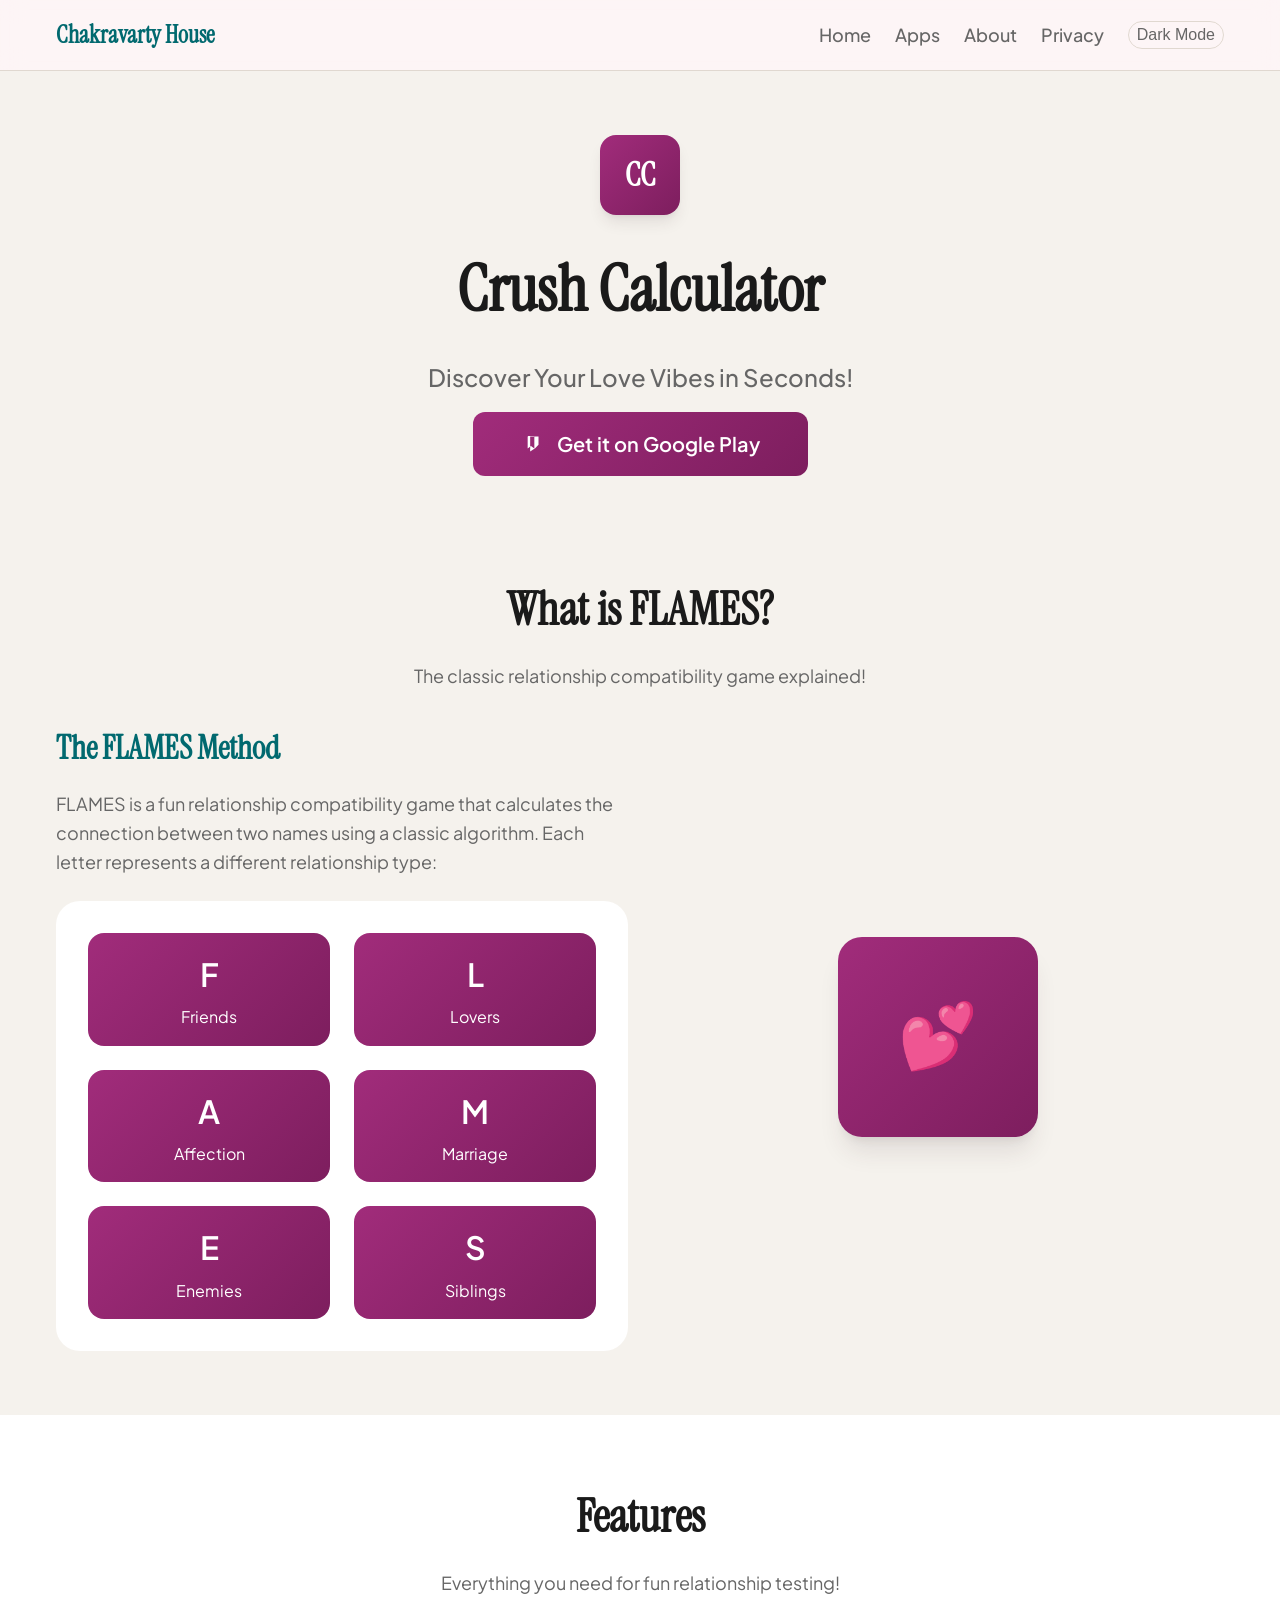
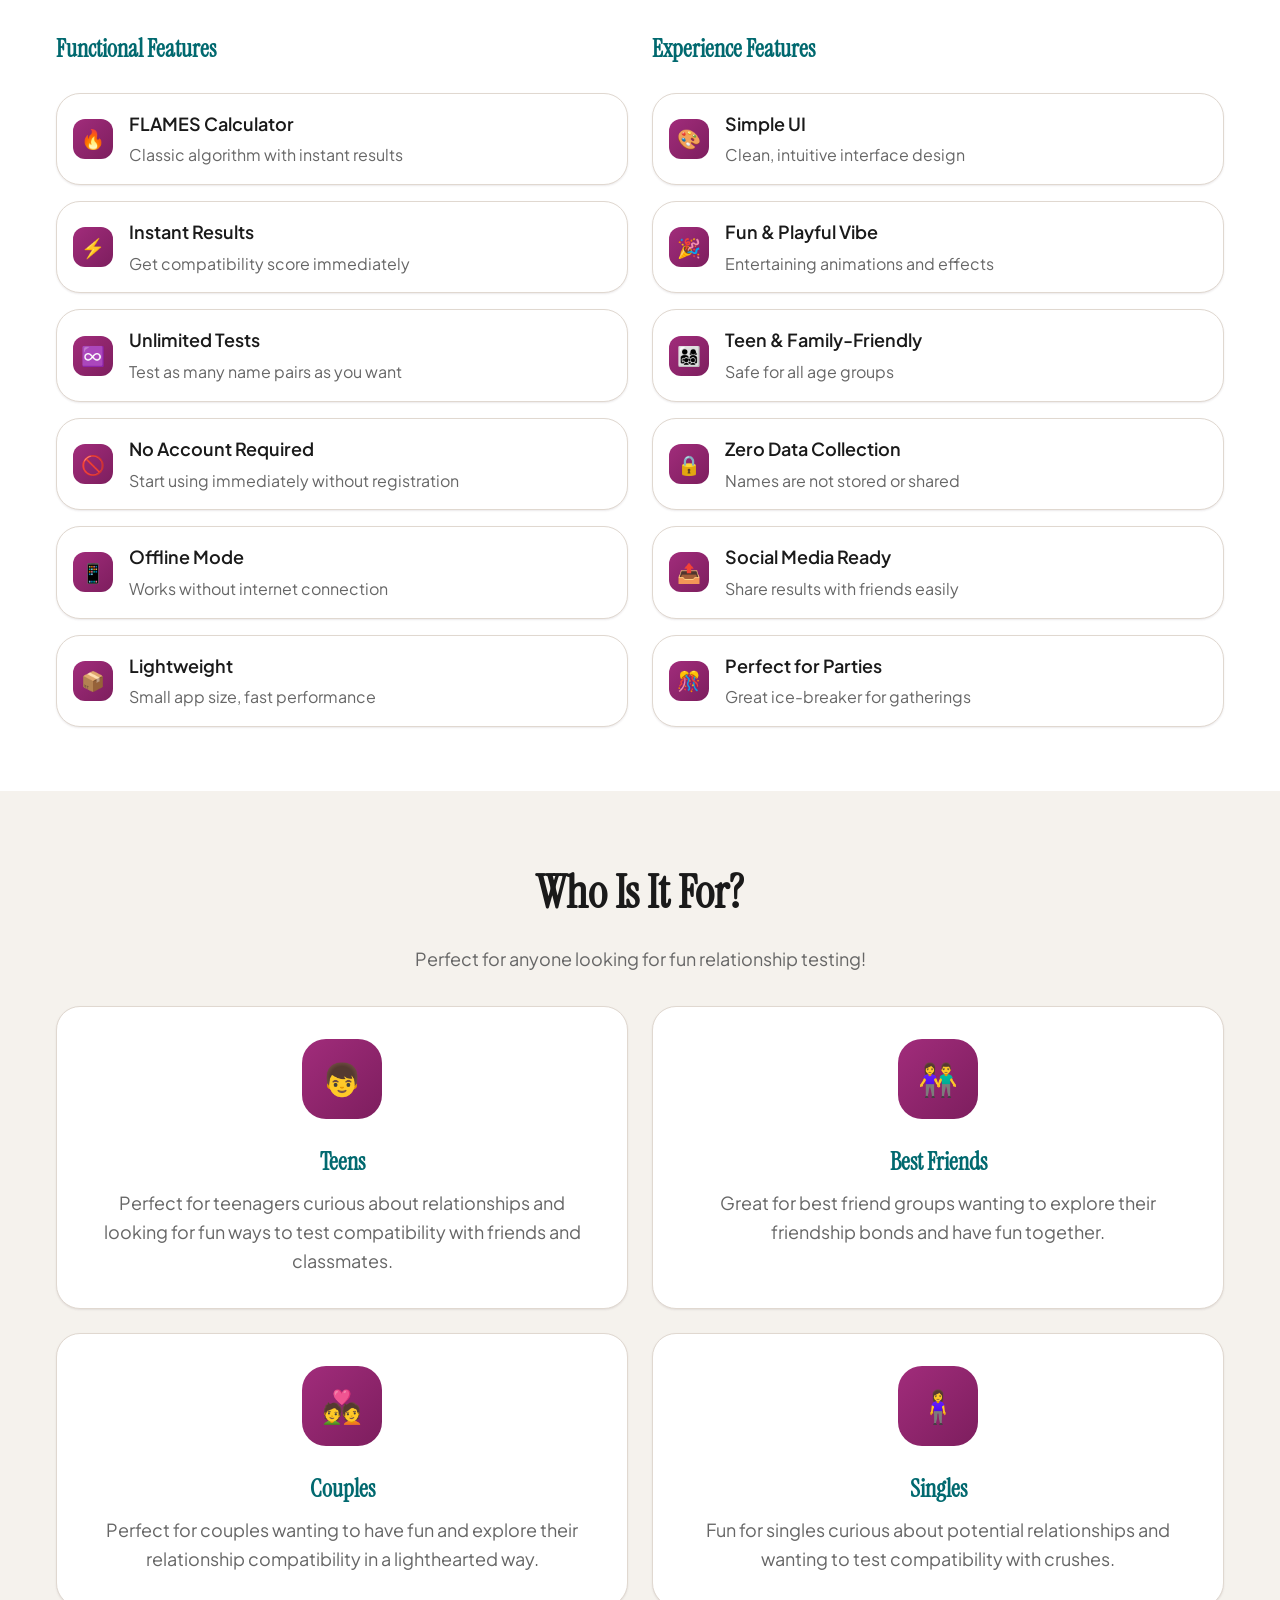
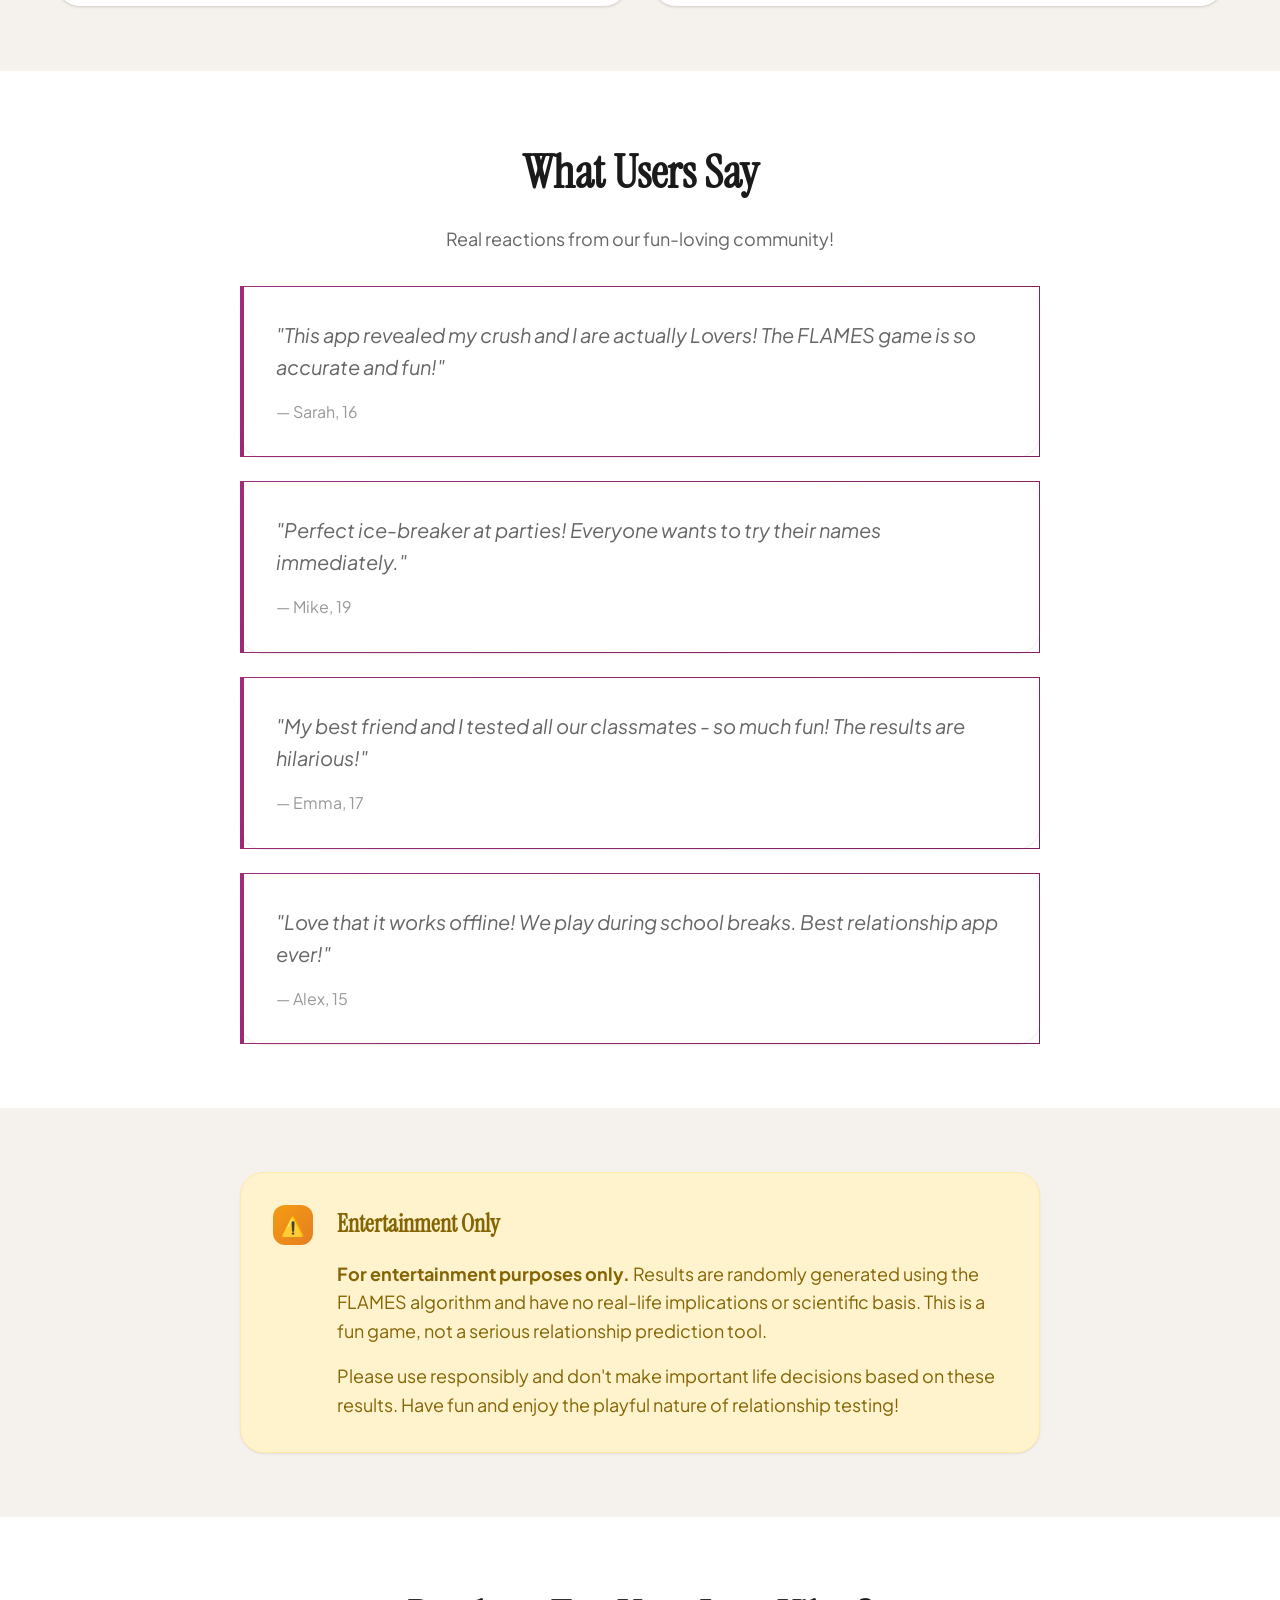
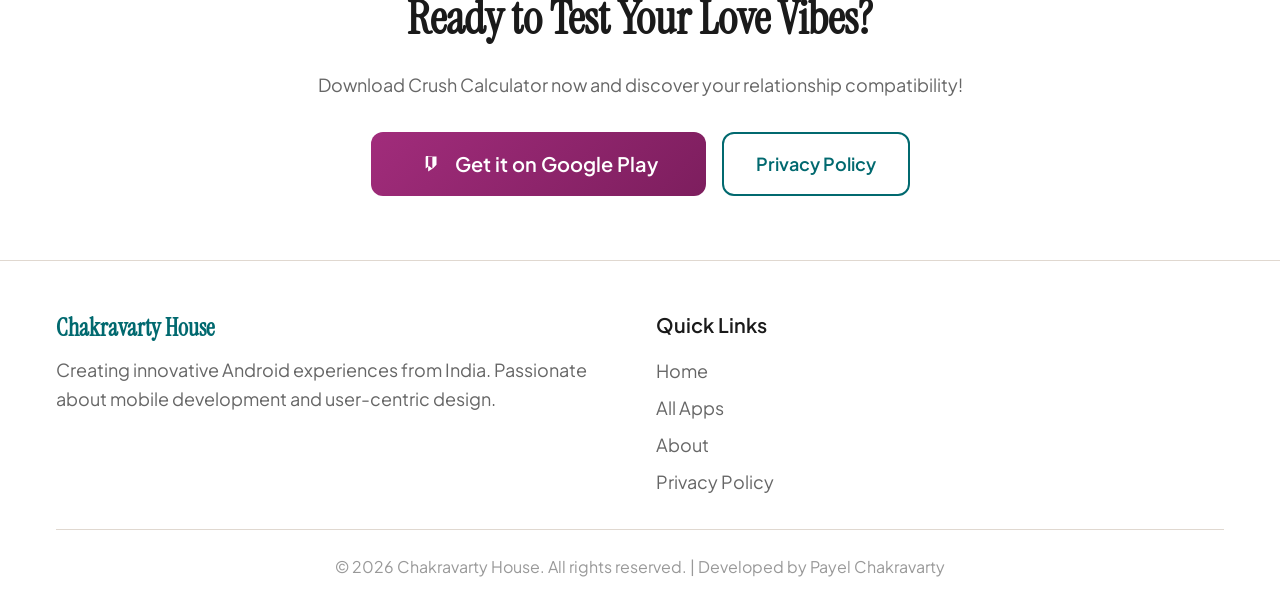
<file: apps/crush-calculator.html>
<!--
  ╔══════════════════════════════════════════════════════════╗
  ║  APP: Crush Calculator                                    ║
  ║  SLUG: crush-calculator                                 ║
  ║  App Page:     apps/crush-calculator.html             ║
  ║  Privacy Page: privacy/crush-calculator.html          ║
  ║  To add a new app:                                      ║
  ║  1. Copy apps/crush-calculator.html                    ║
  ║  2. Replace all content sections                         ║
  ║  3. Copy privacy/crush-calculator.html                 ║
  ║  4. Update policy text and effective date                ║
  ║  5. Add card to privacy-policy.html hub                  ║
  ║  6. Add detail card to apps.html                         ║
  ╚══════════════════════════════════════════════════════════╝
-->
<!DOCTYPE html>
<html lang="en">
<head>
    <meta charset="UTF-8">
    <meta name="viewport" content="width=device-width, initial-scale=1.0">
    <title>Crush Calculator - Discover Your Love Vibes | Fun Relationship Compatibility Game</title>
    <meta name="description" content="Crush Calculator - Fun FLAMES game to discover your love compatibility! Calculate relationship vibes between names instantly. Perfect for parties and social gatherings.">
    <meta name="keywords" content="crush calculator, love calculator, flames game, relationship tester, name match, love match, compatibility test, couple game">
    <meta name="author" content="Payel Chakravarty">
    
    <!-- Open Graph -->
    <meta property="og:title" content="Crush Calculator - Discover Your Love Vibes">
    <meta property="og:description" content="Fun FLAMES game to discover your love compatibility! Calculate relationship vibes between names instantly.">
    <meta property="og:type" content="website">
    <meta property="og:url" content="https://chakravartyhouse.github.io/apps/crush-calculator.html">
    
    <!-- Favicon -->
    <link rel="icon" type="image/svg+xml" href="data:image/svg+xml,<svg xmlns='http://www.w3.org/2000/svg' viewBox='0 0 100 100'><text y='.9em' font-size='90'>CC</text></svg>">
    
    <!-- CSS -->
    <link rel="stylesheet" href="../assets/style.css">
    
    <!-- Preconnect to Google Fonts -->
    <link rel="preconnect" href="https://fonts.googleapis.com">
    <link rel="preconnect" href="https://fonts.gstatic.com" crossorigin>
</head>
<body>
    <!-- Header -->
    <header class="header">
        <div class="container">
            <div class="header-content">
                <div class="logo">Chakravarty House</div>
                
                <nav class="nav">
                    <a href="../index.html" class="nav-link">Home</a>
                    <a href="../apps.html" class="nav-link">Apps</a>
                    <a href="../about.html" class="nav-link">About</a>
                    <a href="../privacy-policy.html" class="nav-link">Privacy</a>
                    <button class="theme-toggle" aria-label="Toggle theme">Dark Mode</button>
                </nav>
                
                <button class="menu-toggle" aria-label="Toggle menu">
                    <span></span>
                    <span></span>
                    <span></span>
                </button>
            </div>
        </div>
    </header>

    <!-- Main Content -->
    <main>
        <!-- Page Hero -->
        <section class="section">
            <div class="container">
                <div class="text-center mb-xl">
                    <div style="display: inline-block; margin-bottom: var(--space-lg);">
                        <div style="width: 80px; height: 80px; background: linear-gradient(135deg, #a12c7b, #7d1e5e); border-radius: var(--radius-lg); display: flex; align-items: center; justify-content: center; color: white; font-family: var(--font-heading); font-size: 2rem; font-weight: 600; box-shadow: var(--shadow-lg); margin: 0 auto;">
                            CC
                        </div>
                    </div>
                    <h1 style="font-family: var(--font-heading); font-size: var(--text-4xl); margin-bottom: var(--space-md);">Crush Calculator</h1>
                    <p style="color: var(--color-text-secondary); font-size: var(--text-xl); margin-bottom: var(--space-md); font-weight: 500;">Discover Your Love Vibes in Seconds!</p>
                    <div style="margin-bottom: var(--space-xl);">
                        <a href="#" class="btn btn-primary" style="font-size: var(--text-lg); padding: var(--space-md) var(--space-2xl); background: linear-gradient(135deg, #a12c7b, #7d1e5e); border: none;" data-track="download_google_play">
                            <svg width="20" height="20" viewBox="0 0 24 24" fill="currentColor" style="margin-right: var(--space-sm);">
                                <path d="M3,20.5V3.5C3,2.91 3.34,2.5 3.93,2.5H15.07C15.66,2.5 16,2.91 16,3.5V17.5L12,14.5L8,17.5V3.5C8,2.91 8.34,2.5 8.93,2.5H3.93C3.34,2.5 3,2.91 3,3.5M21,3H11V21L17,17L21,13V3Z"/>
                            </svg>
                            Get it on Google Play
                        </a>
                    </div>
                </div>
            </div>
        </section>

        <!-- What is it -->
        <section class="section" style="padding-top: 0;">
            <div class="container">
                <div class="text-center mb-xl">
                    <h2 style="font-family: var(--font-heading); font-size: var(--text-3xl); margin-bottom: var(--space-md);">What is FLAMES?</h2>
                    <p style="color: var(--color-text-secondary);">The classic relationship compatibility game explained!</p>
                </div>

                <div class="grid grid-cols-2" style="align-items: center;">
                    <div>
                        <h3 style="font-family: var(--font-heading); font-size: var(--text-2xl); margin-bottom: var(--space-md); color: var(--color-primary);">The FLAMES Method</h3>
                        <p style="color: var(--color-text-secondary); margin-bottom: var(--space-lg); line-height: 1.6;">
                            FLAMES is a fun relationship compatibility game that calculates the connection between two names using a classic algorithm. Each letter represents a different relationship type:
                        </p>
                        <div style="background-color: var(--color-surface-elevated); border-radius: var(--radius-xl); padding: var(--space-xl); margin-top: var(--space-lg);">
                            <div class="grid grid-cols-2" style="gap: var(--space-lg);">
                                <div style="text-align: center; padding: var(--space-md); background: linear-gradient(135deg, #a12c7b, #7d1e5e); border-radius: var(--radius-lg); color: white;">
                                    <div style="font-size: var(--text-2xl); font-weight: 600; margin-bottom: var(--space-xs);">F</div>
                                    <div style="font-size: var(--text-sm);">Friends</div>
                                </div>
                                <div style="text-align: center; padding: var(--space-md); background: linear-gradient(135deg, #a12c7b, #7d1e5e); border-radius: var(--radius-lg); color: white;">
                                    <div style="font-size: var(--text-2xl); font-weight: 600; margin-bottom: var(--space-xs);">L</div>
                                    <div style="font-size: var(--text-sm);">Lovers</div>
                                </div>
                                <div style="text-align: center; padding: var(--space-md); background: linear-gradient(135deg, #a12c7b, #7d1e5e); border-radius: var(--radius-lg); color: white;">
                                    <div style="font-size: var(--text-2xl); font-weight: 600; margin-bottom: var(--space-xs);">A</div>
                                    <div style="font-size: var(--text-sm);">Affection</div>
                                </div>
                                <div style="text-align: center; padding: var(--space-md); background: linear-gradient(135deg, #a12c7b, #7d1e5e); border-radius: var(--radius-lg); color: white;">
                                    <div style="font-size: var(--text-2xl); font-weight: 600; margin-bottom: var(--space-xs);">M</div>
                                    <div style="font-size: var(--text-sm);">Marriage</div>
                                </div>
                                <div style="text-align: center; padding: var(--space-md); background: linear-gradient(135deg, #a12c7b, #7d1e5e); border-radius: var(--radius-lg); color: white;">
                                    <div style="font-size: var(--text-2xl); font-weight: 600; margin-bottom: var(--space-xs);">E</div>
                                    <div style="font-size: var(--text-sm);">Enemies</div>
                                </div>
                                <div style="text-align: center; padding: var(--space-md); background: linear-gradient(135deg, #a12c7b, #7d1e5e); border-radius: var(--radius-lg); color: white;">
                                    <div style="font-size: var(--text-2xl); font-weight: 600; margin-bottom: var(--space-xs);">S</div>
                                    <div style="font-size: var(--text-sm);">Siblings</div>
                                </div>
                            </div>
                        </div>
                    </div>
                    <div>
                        <div style="width: 200px; height: 200px; margin: 0 auto; background: linear-gradient(135deg, #a12c7b, #7d1e5e); border-radius: var(--radius-xl); display: flex; align-items: center; justify-content: center; color: white; font-family: var(--font-heading); font-size: 4rem; font-weight: 600; box-shadow: var(--shadow-xl);">
                            💕
                        </div>
                    </div>
                </div>
            </div>
        </section>

        <!-- Features -->
        <section class="section" style="background-color: var(--color-surface-elevated);">
            <div class="container">
                <div class="text-center mb-xl">
                    <h2 style="font-family: var(--font-heading); font-size: var(--text-3xl); margin-bottom: var(--space-md);">Features</h2>
                    <p style="color: var(--color-text-secondary);">Everything you need for fun relationship testing!</p>
                </div>

                <div class="grid grid-cols-2">
                    <div>
                        <h3 style="font-family: var(--font-heading); font-size: var(--text-xl); margin-bottom: var(--space-lg); color: var(--color-primary);">Functional Features</h3>
                        <div style="display: flex; flex-direction: column; gap: var(--space-md);">
                            <div class="card" style="padding: var(--space-md); display: flex; align-items: center; gap: var(--space-md);">
                                <div style="width: 40px; height: 40px; background: linear-gradient(135deg, #a12c7b, #7d1e5e); border-radius: var(--radius-md); display: flex; align-items: center; justify-content: center; color: white; font-size: 1.2rem; flex-shrink: 0;">
                                    🔥
                                </div>
                                <div>
                                    <div style="font-weight: 600; color: var(--color-text-primary); margin-bottom: var(--space-xs);">FLAMES Calculator</div>
                                    <div style="color: var(--color-text-secondary); font-size: var(--text-sm);">Classic algorithm with instant results</div>
                                </div>
                            </div>
                            <div class="card" style="padding: var(--space-md); display: flex; align-items: center; gap: var(--space-md);">
                                <div style="width: 40px; height: 40px; background: linear-gradient(135deg, #a12c7b, #7d1e5e); border-radius: var(--radius-md); display: flex; align-items: center; justify-content: center; color: white; font-size: 1.2rem; flex-shrink: 0;">
                                    ⚡
                                </div>
                                <div>
                                    <div style="font-weight: 600; color: var(--color-text-primary); margin-bottom: var(--space-xs);">Instant Results</div>
                                    <div style="color: var(--color-text-secondary); font-size: var(--text-sm);">Get compatibility score immediately</div>
                                </div>
                            </div>
                            <div class="card" style="padding: var(--space-md); display: flex; align-items: center; gap: var(--space-md);">
                                <div style="width: 40px; height: 40px; background: linear-gradient(135deg, #a12c7b, #7d1e5e); border-radius: var(--radius-md); display: flex; align-items: center; justify-content: center; color: white; font-size: 1.2rem; flex-shrink: 0;">
                                    ♾️
                                </div>
                                <div>
                                    <div style="font-weight: 600; color: var(--color-text-primary); margin-bottom: var(--space-xs);">Unlimited Tests</div>
                                    <div style="color: var(--color-text-secondary); font-size: var(--text-sm);">Test as many name pairs as you want</div>
                                </div>
                            </div>
                            <div class="card" style="padding: var(--space-md); display: flex; align-items: center; gap: var(--space-md);">
                                <div style="width: 40px; height: 40px; background: linear-gradient(135deg, #a12c7b, #7d1e5e); border-radius: var(--radius-md); display: flex; align-items: center; justify-content: center; color: white; font-size: 1.2rem; flex-shrink: 0;">
                                    🚫
                                </div>
                                <div>
                                    <div style="font-weight: 600; color: var(--color-text-primary); margin-bottom: var(--space-xs);">No Account Required</div>
                                    <div style="color: var(--color-text-secondary); font-size: var(--text-sm);">Start using immediately without registration</div>
                                </div>
                            </div>
                            <div class="card" style="padding: var(--space-md); display: flex; align-items: center; gap: var(--space-md);">
                                <div style="width: 40px; height: 40px; background: linear-gradient(135deg, #a12c7b, #7d1e5e); border-radius: var(--radius-md); display: flex; align-items: center; justify-content: center; color: white; font-size: 1.2rem; flex-shrink: 0;">
                                    📱
                                </div>
                                <div>
                                    <div style="font-weight: 600; color: var(--color-text-primary); margin-bottom: var(--space-xs);">Offline Mode</div>
                                    <div style="color: var(--color-text-secondary); font-size: var(--text-sm);">Works without internet connection</div>
                                </div>
                            </div>
                            <div class="card" style="padding: var(--space-md); display: flex; align-items: center; gap: var(--space-md);">
                                <div style="width: 40px; height: 40px; background: linear-gradient(135deg, #a12c7b, #7d1e5e); border-radius: var(--radius-md); display: flex; align-items: center; justify-content: center; color: white; font-size: 1.2rem; flex-shrink: 0;">
                                    📦
                                </div>
                                <div>
                                    <div style="font-weight: 600; color: var(--color-text-primary); margin-bottom: var(--space-xs);">Lightweight</div>
                                    <div style="color: var(--color-text-secondary); font-size: var(--text-sm);">Small app size, fast performance</div>
                                </div>
                            </div>
                        </div>
                    </div>
                    <div>
                        <h3 style="font-family: var(--font-heading); font-size: var(--text-xl); margin-bottom: var(--space-lg); color: var(--color-primary);">Experience Features</h3>
                        <div style="display: flex; flex-direction: column; gap: var(--space-md);">
                            <div class="card" style="padding: var(--space-md); display: flex; align-items: center; gap: var(--space-md);">
                                <div style="width: 40px; height: 40px; background: linear-gradient(135deg, #a12c7b, #7d1e5e); border-radius: var(--radius-md); display: flex; align-items: center; justify-content: center; color: white; font-size: 1.2rem; flex-shrink: 0;">
                                    🎨
                                </div>
                                <div>
                                    <div style="font-weight: 600; color: var(--color-text-primary); margin-bottom: var(--space-xs);">Simple UI</div>
                                    <div style="color: var(--color-text-secondary); font-size: var(--text-sm);">Clean, intuitive interface design</div>
                                </div>
                            </div>
                            <div class="card" style="padding: var(--space-md); display: flex; align-items: center; gap: var(--space-md);">
                                <div style="width: 40px; height: 40px; background: linear-gradient(135deg, #a12c7b, #7d1e5e); border-radius: var(--radius-md); display: flex; align-items: center; justify-content: center; color: white; font-size: 1.2rem; flex-shrink: 0;">
                                    🎉
                                </div>
                                <div>
                                    <div style="font-weight: 600; color: var(--color-text-primary); margin-bottom: var(--space-xs);">Fun & Playful Vibe</div>
                                    <div style="color: var(--color-text-secondary); font-size: var(--text-sm);">Entertaining animations and effects</div>
                                </div>
                            </div>
                            <div class="card" style="padding: var(--space-md); display: flex; align-items: center; gap: var(--space-md);">
                                <div style="width: 40px; height: 40px; background: linear-gradient(135deg, #a12c7b, #7d1e5e); border-radius: var(--radius-md); display: flex; align-items: center; justify-content: center; color: white; font-size: 1.2rem; flex-shrink: 0;">
                                    👨‍👩‍👧‍👦
                                </div>
                                <div>
                                    <div style="font-weight: 600; color: var(--color-text-primary); margin-bottom: var(--space-xs);">Teen & Family-Friendly</div>
                                    <div style="color: var(--color-text-secondary); font-size: var(--text-sm);">Safe for all age groups</div>
                                </div>
                            </div>
                            <div class="card" style="padding: var(--space-md); display: flex; align-items: center; gap: var(--space-md);">
                                <div style="width: 40px; height: 40px; background: linear-gradient(135deg, #a12c7b, #7d1e5e); border-radius: var(--radius-md); display: flex; align-items: center; justify-content: center; color: white; font-size: 1.2rem; flex-shrink: 0;">
                                    🔒
                                </div>
                                <div>
                                    <div style="font-weight: 600; color: var(--color-text-primary); margin-bottom: var(--space-xs);">Zero Data Collection</div>
                                    <div style="color: var(--color-text-secondary); font-size: var(--text-sm);">Names are not stored or shared</div>
                                </div>
                            </div>
                            <div class="card" style="padding: var(--space-md); display: flex; align-items: center; gap: var(--space-md);">
                                <div style="width: 40px; height: 40px; background: linear-gradient(135deg, #a12c7b, #7d1e5e); border-radius: var(--radius-md); display: flex; align-items: center; justify-content: center; color: white; font-size: 1.2rem; flex-shrink: 0;">
                                    📤
                                </div>
                                <div>
                                    <div style="font-weight: 600; color: var(--color-text-primary); margin-bottom: var(--space-xs);">Social Media Ready</div>
                                    <div style="color: var(--color-text-secondary); font-size: var(--text-sm);">Share results with friends easily</div>
                                </div>
                            </div>
                            <div class="card" style="padding: var(--space-md); display: flex; align-items: center; gap: var(--space-md);">
                                <div style="width: 40px; height: 40px; background: linear-gradient(135deg, #a12c7b, #7d1e5e); border-radius: var(--radius-md); display: flex; align-items: center; justify-content: center; color: white; font-size: 1.2rem; flex-shrink: 0;">
                                    🎊
                                </div>
                                <div>
                                    <div style="font-weight: 600; color: var(--color-text-primary); margin-bottom: var(--space-xs);">Perfect for Parties</div>
                                    <div style="color: var(--color-text-secondary); font-size: var(--text-sm);">Great ice-breaker for gatherings</div>
                                </div>
                            </div>
                        </div>
                    </div>
                </div>
            </div>
        </section>

        <!-- Who is it for -->
        <section class="section">
            <div class="container">
                <div class="text-center mb-xl">
                    <h2 style="font-family: var(--font-heading); font-size: var(--text-3xl); margin-bottom: var(--space-md);">Who Is It For?</h2>
                    <p style="color: var(--color-text-secondary);">Perfect for anyone looking for fun relationship testing!</p>
                </div>

                <div class="grid grid-cols-2">
                    <div class="card" style="text-align: center; padding: var(--space-xl);">
                        <div style="width: 80px; height: 80px; background: linear-gradient(135deg, #a12c7b, #7d1e5e); border-radius: var(--radius-xl); display: flex; align-items: center; justify-content: center; color: white; font-size: 2rem; margin: 0 auto var(--space-lg);">
                            👦
                        </div>
                        <h3 style="font-family: var(--font-heading); font-size: var(--text-xl); margin-bottom: var(--space-sm); color: var(--color-primary);">Teens</h3>
                        <p style="color: var(--color-text-secondary); line-height: 1.6;">Perfect for teenagers curious about relationships and looking for fun ways to test compatibility with friends and classmates.</p>
                    </div>
                    <div class="card" style="text-align: center; padding: var(--space-xl);">
                        <div style="width: 80px; height: 80px; background: linear-gradient(135deg, #a12c7b, #7d1e5e); border-radius: var(--radius-xl); display: flex; align-items: center; justify-content: center; color: white; font-size: 2rem; margin: 0 auto var(--space-lg);">
                            👫
                        </div>
                        <h3 style="font-family: var(--font-heading); font-size: var(--text-xl); margin-bottom: var(--space-sm); color: var(--color-primary);">Best Friends</h3>
                        <p style="color: var(--color-text-secondary); line-height: 1.6;">Great for best friend groups wanting to explore their friendship bonds and have fun together.</p>
                    </div>
                    <div class="card" style="text-align: center; padding: var(--space-xl);">
                        <div style="width: 80px; height: 80px; background: linear-gradient(135deg, #a12c7b, #7d1e5e); border-radius: var(--radius-xl); display: flex; align-items: center; justify-content: center; color: white; font-size: 2rem; margin: 0 auto var(--space-lg);">
                            💑
                        </div>
                        <h3 style="font-family: var(--font-heading); font-size: var(--text-xl); margin-bottom: var(--space-sm); color: var(--color-primary);">Couples</h3>
                        <p style="color: var(--color-text-secondary); line-height: 1.6;">Perfect for couples wanting to have fun and explore their relationship compatibility in a lighthearted way.</p>
                    </div>
                    <div class="card" style="text-align: center; padding: var(--space-xl);">
                        <div style="width: 80px; height: 80px; background: linear-gradient(135deg, #a12c7b, #7d1e5e); border-radius: var(--radius-xl); display: flex; align-items: center; justify-content: center; color: white; font-size: 2rem; margin: 0 auto var(--space-lg);">
                            🧍‍♀️
                        </div>
                        <h3 style="font-family: var(--font-heading); font-size: var(--text-xl); margin-bottom: var(--space-sm); color: var(--color-primary);">Singles</h3>
                        <p style="color: var(--color-text-secondary); line-height: 1.6;">Fun for singles curious about potential relationships and wanting to test compatibility with crushes.</p>
                    </div>
                </div>
            </div>
        </section>

        <!-- Testimonial Quotes -->
        <section class="section" style="background-color: var(--color-surface-elevated);">
            <div class="container">
                <div class="text-center mb-xl">
                    <h2 style="font-family: var(--font-heading); font-size: var(--text-3xl); margin-bottom: var(--space-md);">What Users Say</h2>
                    <p style="color: var(--color-text-secondary);">Real reactions from our fun-loving community!</p>
                </div>

                <div style="display: flex; flex-direction: column; gap: var(--space-lg); max-width: 800px; margin: 0 auto;">
                    <blockquote class="card" style="padding: var(--space-xl); border-left: 4px solid; border-image: linear-gradient(135deg, #a12c7b, #7d1e5e) 1; margin: 0;">
                        <p style="color: var(--color-text-secondary); font-size: var(--text-lg); line-height: 1.6; font-style: italic; margin-bottom: var(--space-md);">"This app revealed my crush and I are actually Lovers! The FLAMES game is so accurate and fun!"</p>
                        <footer style="color: var(--color-text-muted); font-size: var(--text-sm);">— Sarah, 16</footer>
                    </blockquote>
                    <blockquote class="card" style="padding: var(--space-xl); border-left: 4px solid; border-image: linear-gradient(135deg, #a12c7b, #7d1e5e) 1; margin: 0;">
                        <p style="color: var(--color-text-secondary); font-size: var(--text-lg); line-height: 1.6; font-style: italic; margin-bottom: var(--space-md);">"Perfect ice-breaker at parties! Everyone wants to try their names immediately."</p>
                        <footer style="color: var(--color-text-muted); font-size: var(--text-sm);">— Mike, 19</footer>
                    </blockquote>
                    <blockquote class="card" style="padding: var(--space-xl); border-left: 4px solid; border-image: linear-gradient(135deg, #a12c7b, #7d1e5e) 1; margin: 0;">
                        <p style="color: var(--color-text-secondary); font-size: var(--text-lg); line-height: 1.6; font-style: italic; margin-bottom: var(--space-md);">"My best friend and I tested all our classmates - so much fun! The results are hilarious!"</p>
                        <footer style="color: var(--color-text-muted); font-size: var(--text-sm);">— Emma, 17</footer>
                    </blockquote>
                    <blockquote class="card" style="padding: var(--space-xl); border-left: 4px solid; border-image: linear-gradient(135deg, #a12c7b, #7d1e5e) 1; margin: 0;">
                        <p style="color: var(--color-text-secondary); font-size: var(--text-lg); line-height: 1.6; font-style: italic; margin-bottom: var(--space-md);">"Love that it works offline! We play during school breaks. Best relationship app ever!"</p>
                        <footer style="color: var(--color-text-muted); font-size: var(--text-sm);">— Alex, 15</footer>
                    </blockquote>
                </div>
            </div>
        </section>

        <!-- Disclaimer -->
        <section class="section">
            <div class="container">
                <div style="max-width: 800px; margin: 0 auto;">
                    <div class="card" style="background-color: #fff3cd; border: 1px solid #ffeaa7; border-radius: var(--radius-xl); padding: var(--space-xl);">
                        <div style="display: flex; align-items: flex-start; gap: var(--space-lg);">
                            <div style="width: 40px; height: 40px; background: linear-gradient(135deg, #f39c12, #e67e22); border-radius: var(--radius-md); display: flex; align-items: center; justify-content: center; color: white; font-size: 1.2rem; flex-shrink: 0;">
                                ⚠️
                            </div>
                            <div>
                                <h3 style="font-family: var(--font-heading); font-size: var(--text-xl); margin-bottom: var(--space-md); color: #856404;">Entertainment Only</h3>
                                <p style="color: #856404; line-height: 1.6; margin-bottom: var(--space-md);">
                                    <strong>For entertainment purposes only.</strong> Results are randomly generated using the FLAMES algorithm and have no real-life implications or scientific basis. This is a fun game, not a serious relationship prediction tool.
                                </p>
                                <p style="color: #856404; line-height: 1.6;">
                                    Please use responsibly and don't make important life decisions based on these results. Have fun and enjoy the playful nature of relationship testing!
                                </p>
                            </div>
                        </div>
                    </div>
                </div>
            </div>
        </section>

        <!-- CTA Section -->
        <section class="section" style="background-color: var(--color-surface-elevated);">
            <div class="container">
                <div class="text-center">
                    <h2 style="font-family: var(--font-heading); font-size: var(--text-3xl); margin-bottom: var(--space-md);">Ready to Test Your Love Vibes?</h2>
                    <p style="color: var(--color-text-secondary); margin-bottom: var(--space-xl);">Download Crush Calculator now and discover your relationship compatibility!</p>
                    <div class="btn-group" style="justify-content: center;">
                        <a href="#" class="btn btn-primary" style="font-size: var(--text-lg); padding: var(--space-md) var(--space-2xl); background: linear-gradient(135deg, #a12c7b, #7d1e5e); border: none;" data-track="download_google_play_final">
                            <svg width="20" height="20" viewBox="0 0 24 24" fill="currentColor" style="margin-right: var(--space-sm);">
                                <path d="M3,20.5V3.5C3,2.91 3.34,2.5 3.93,2.5H15.07C15.66,2.5 16,2.91 16,3.5V17.5L12,14.5L8,17.5V3.5C8,2.91 8.34,2.5 8.93,2.5H3.93C3.34,2.5 3,2.91 3,3.5M21,3H11V21L17,17L21,13V3Z"/>
                            </svg>
                            Get it on Google Play
                        </a>
                        <a href="../privacy/crush-calculator.html" class="btn btn-secondary">
                            Privacy Policy
                        </a>
                    </div>
                </div>
            </div>
        </section>
    </main>

    <!-- Footer -->
    <footer class="footer">
        <div class="container">
            <div class="footer-content">
                <div class="footer-brand">
                    <h3>Chakravarty House</h3>
                    <p>Creating innovative Android experiences from India. Passionate about mobile development and user-centric design.</p>
                </div>
                
                <div class="footer-nav">
                    <h4>Quick Links</h4>
                    <ul class="footer-nav-list">
                        <li class="footer-nav-item"><a href="../index.html" class="footer-nav-link">Home</a></li>
                        <li class="footer-nav-item"><a href="../apps.html" class="footer-nav-link">All Apps</a></li>
                        <li class="footer-nav-item"><a href="../about.html" class="footer-nav-link">About</a></li>
                        <li class="footer-nav-item"><a href="../privacy-policy.html" class="footer-nav-link">Privacy Policy</a></li>
                    </ul>
                </div>
            </div>
            
            <div class="footer-bottom">
                <p>&copy; 2026 Chakravarty House. All rights reserved. | Developed by Payel Chakravarty</p>
            </div>
        </div>
    </footer>

    <!-- JavaScript -->
    <script src="../assets/main.js"></script>
</body>
</html>
</file>
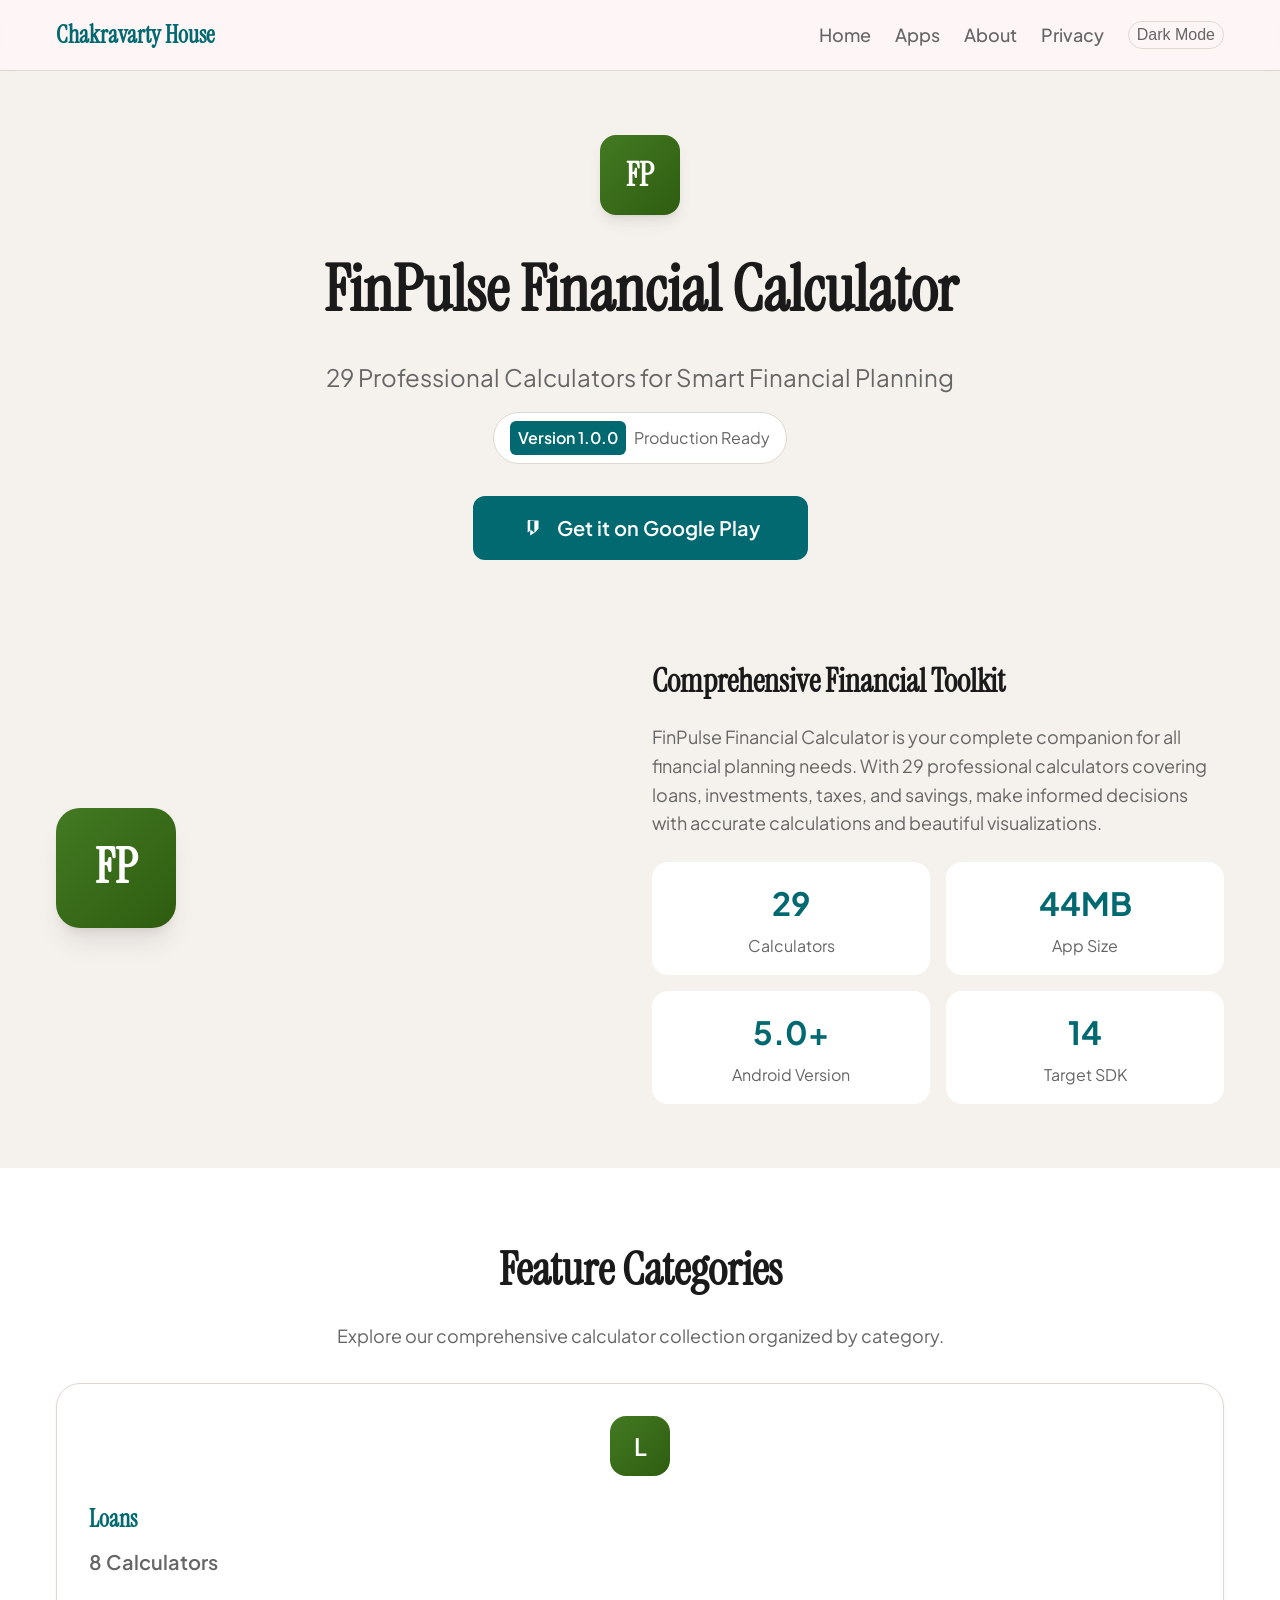
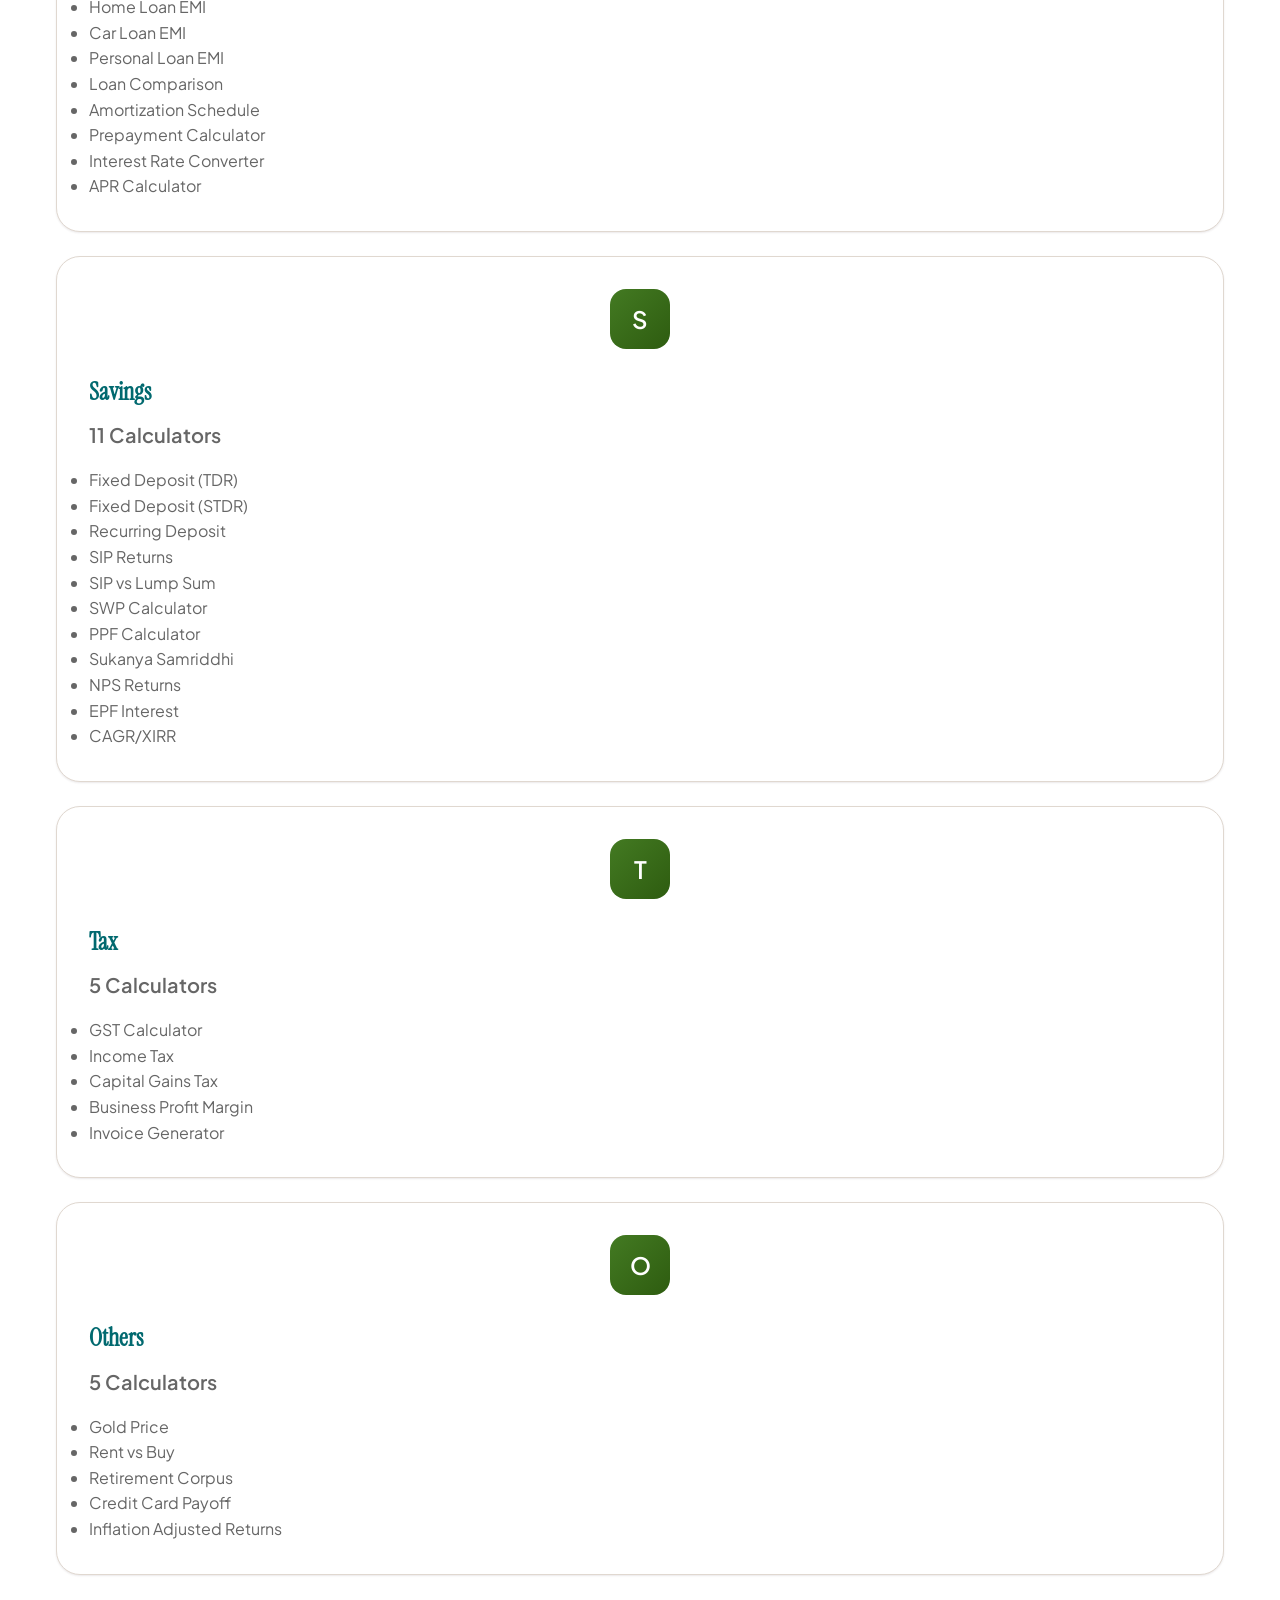
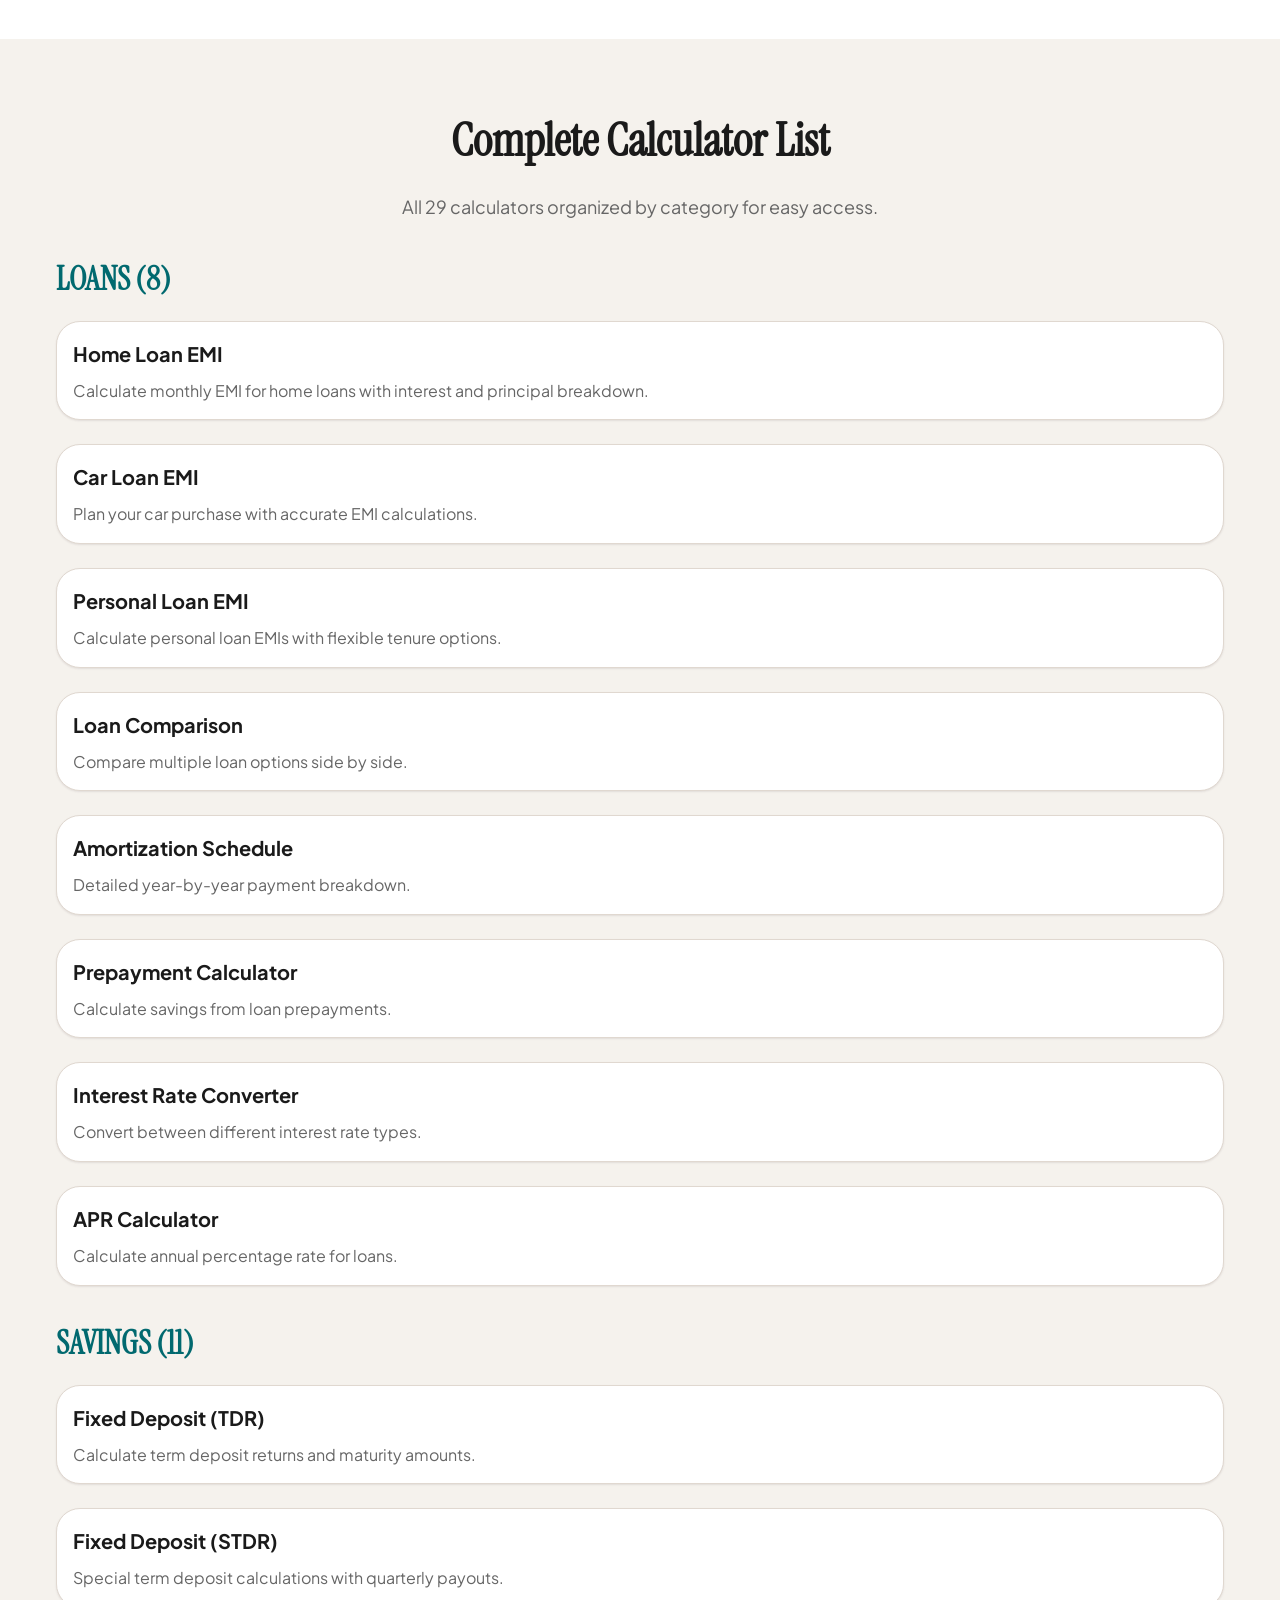
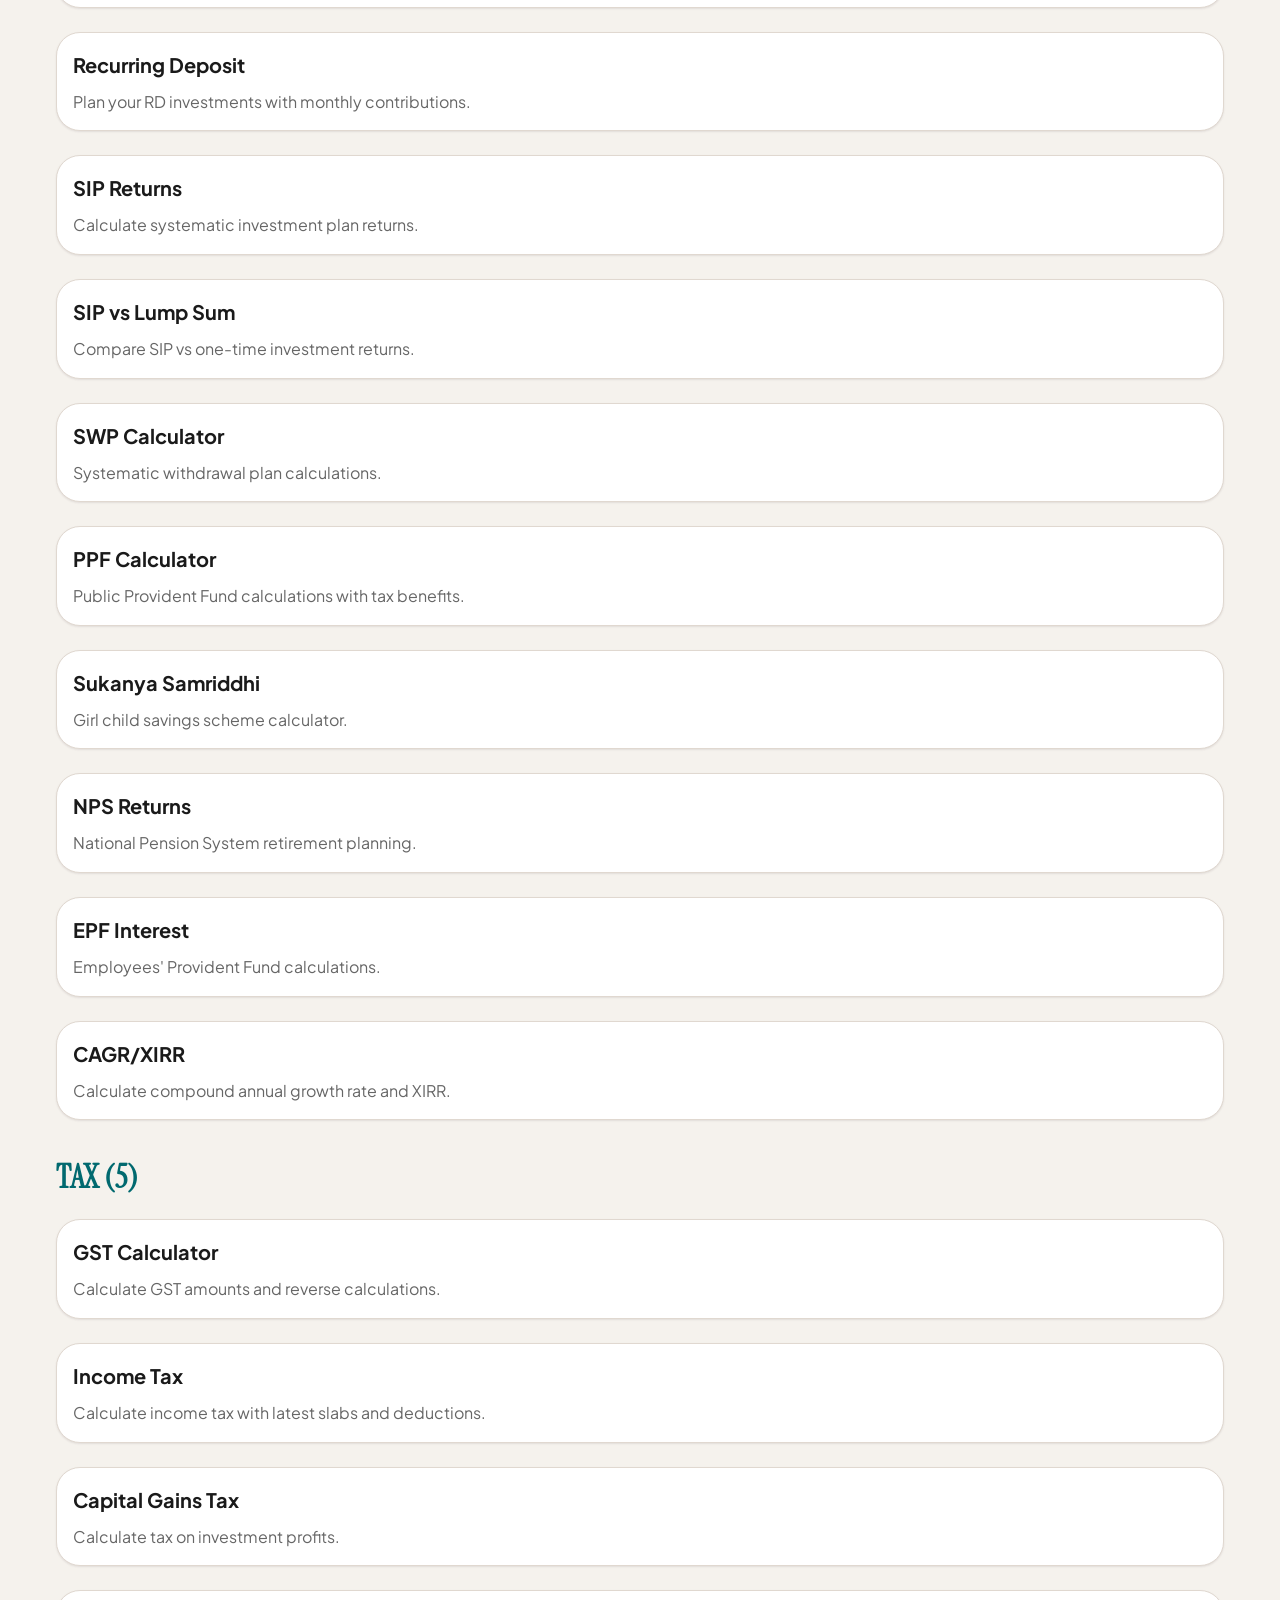
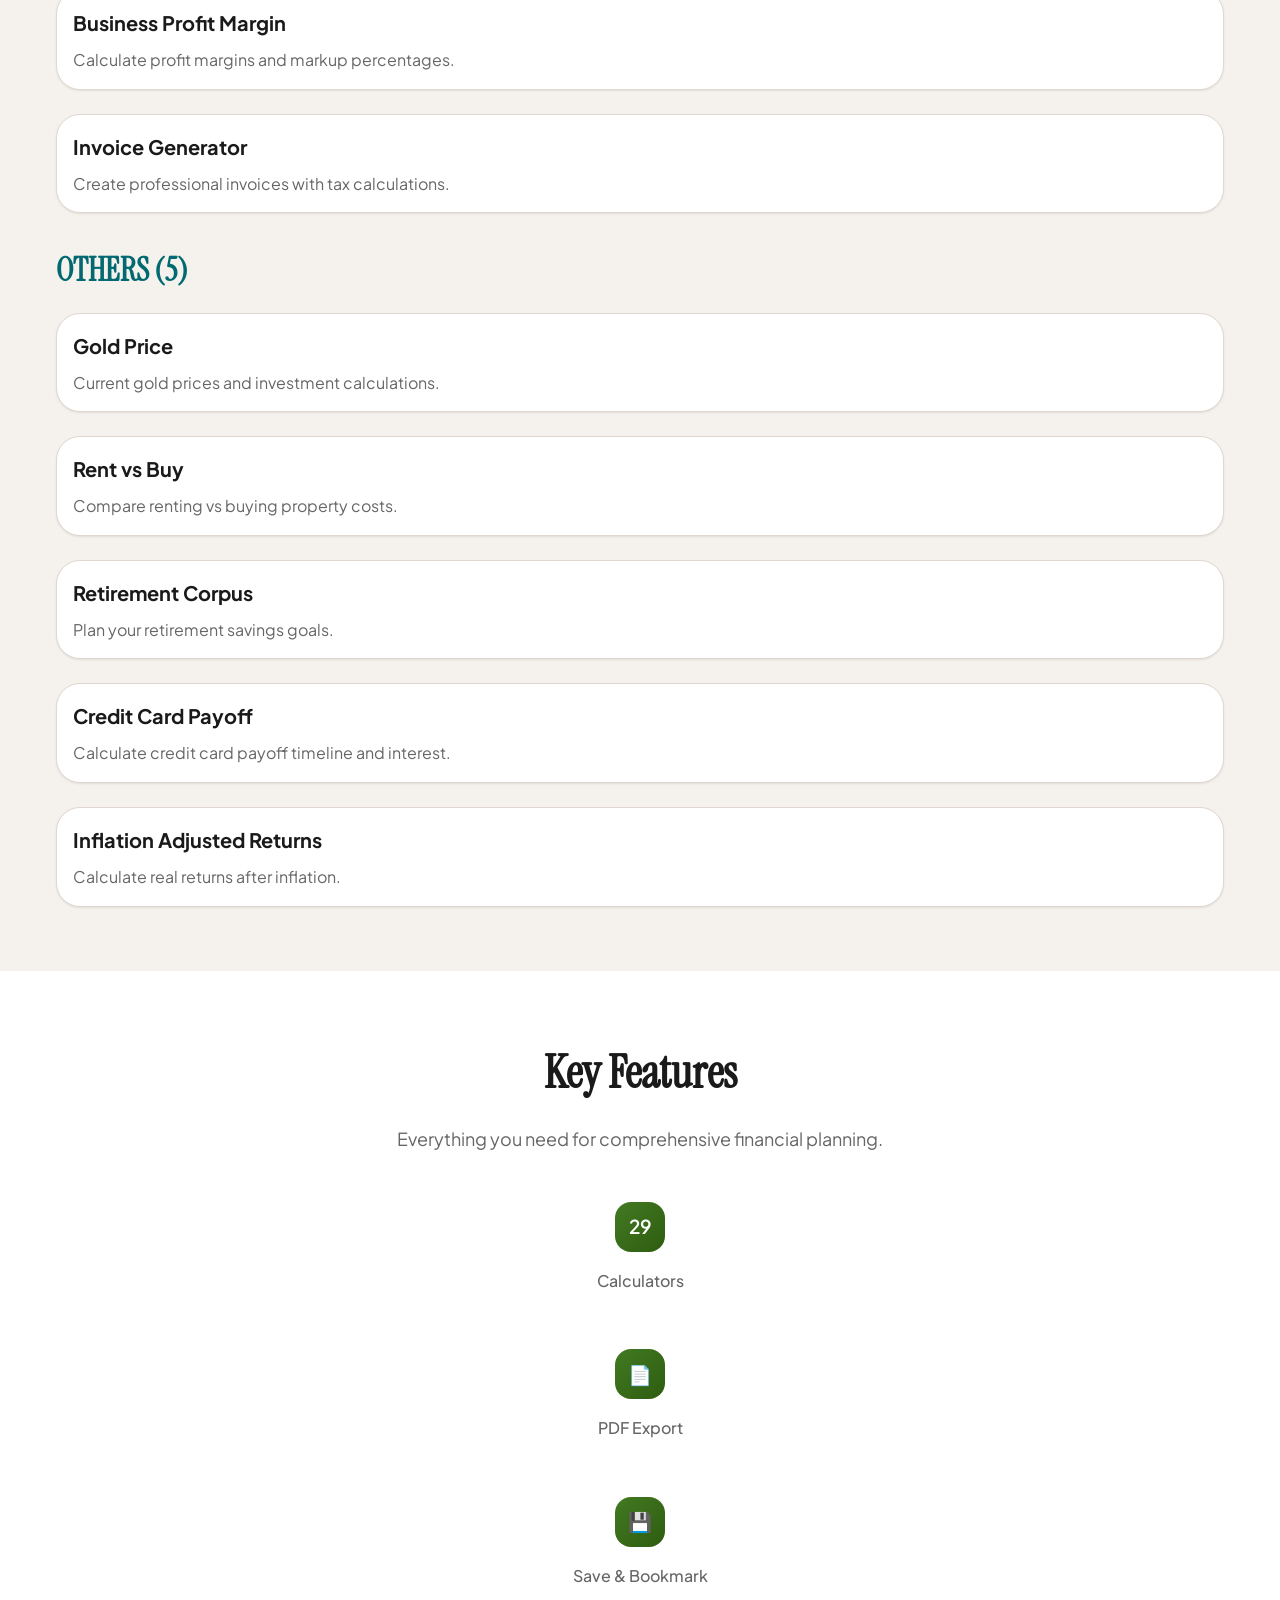
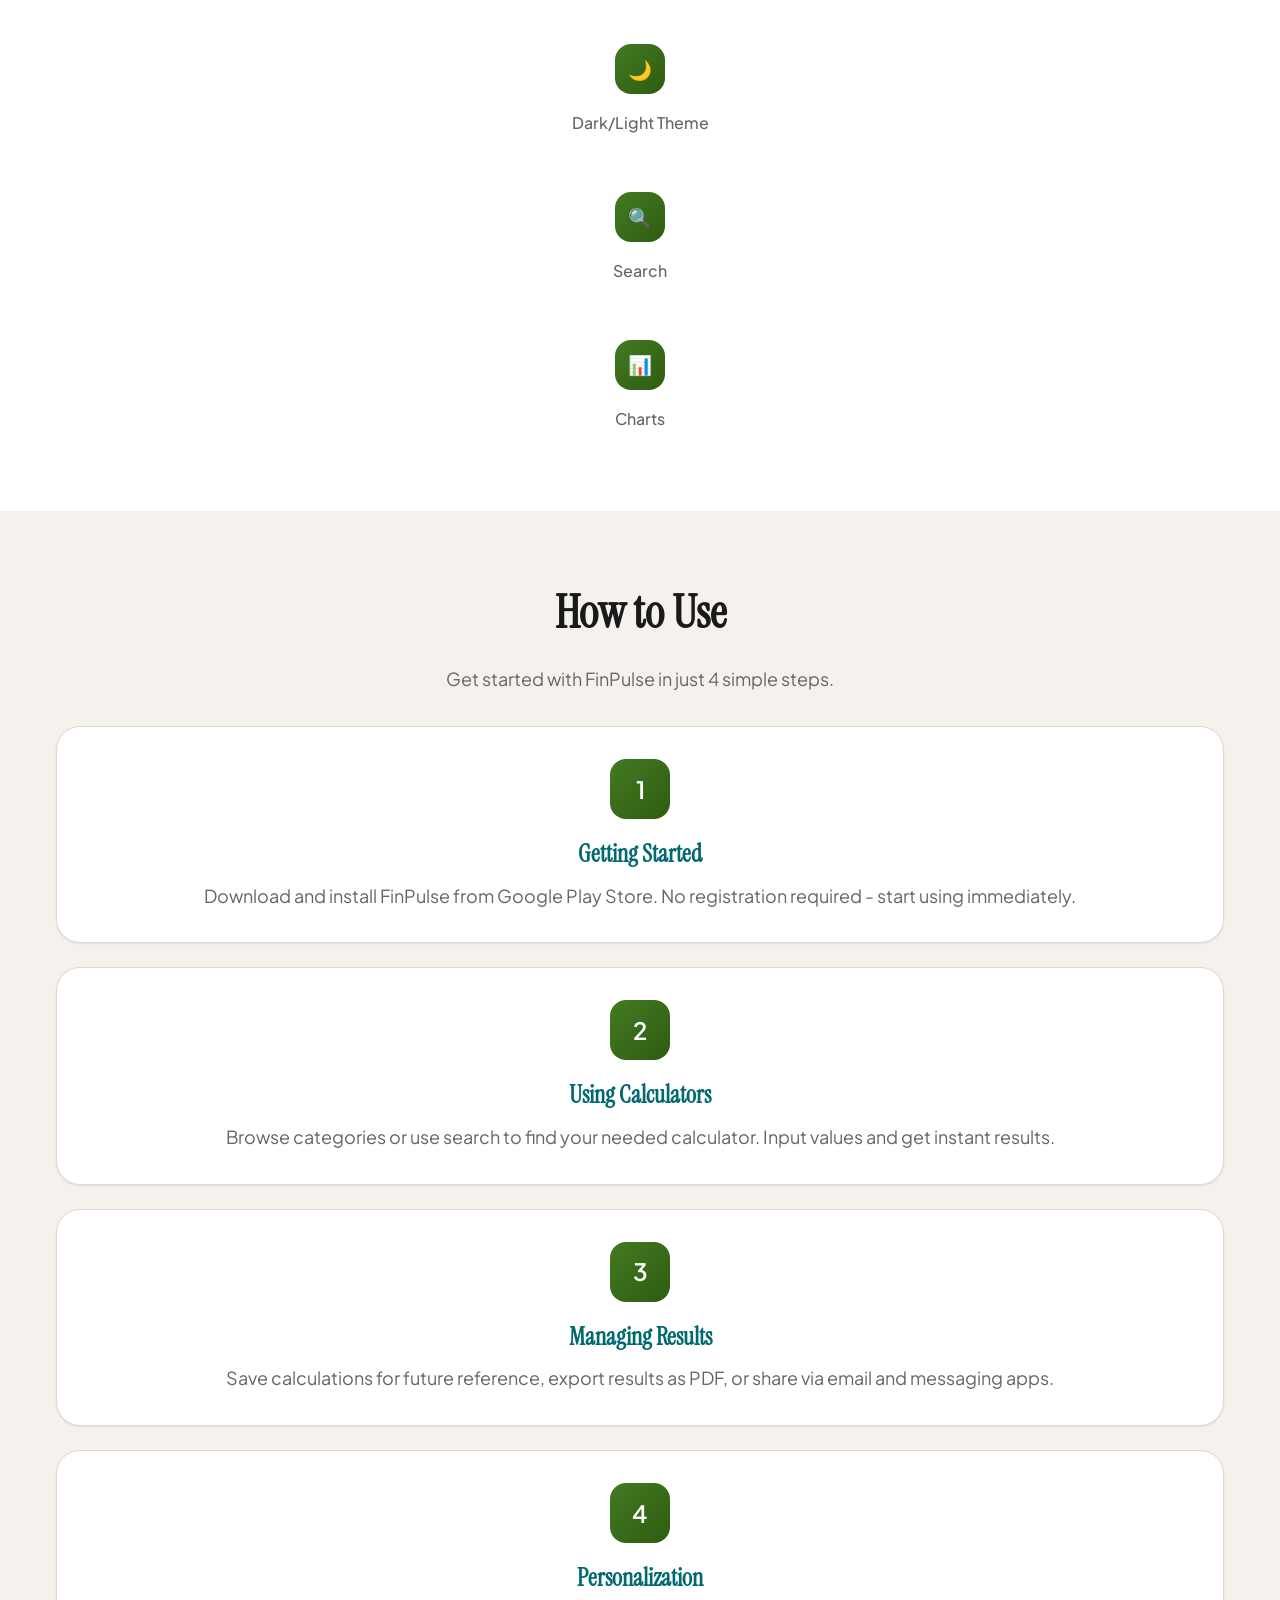
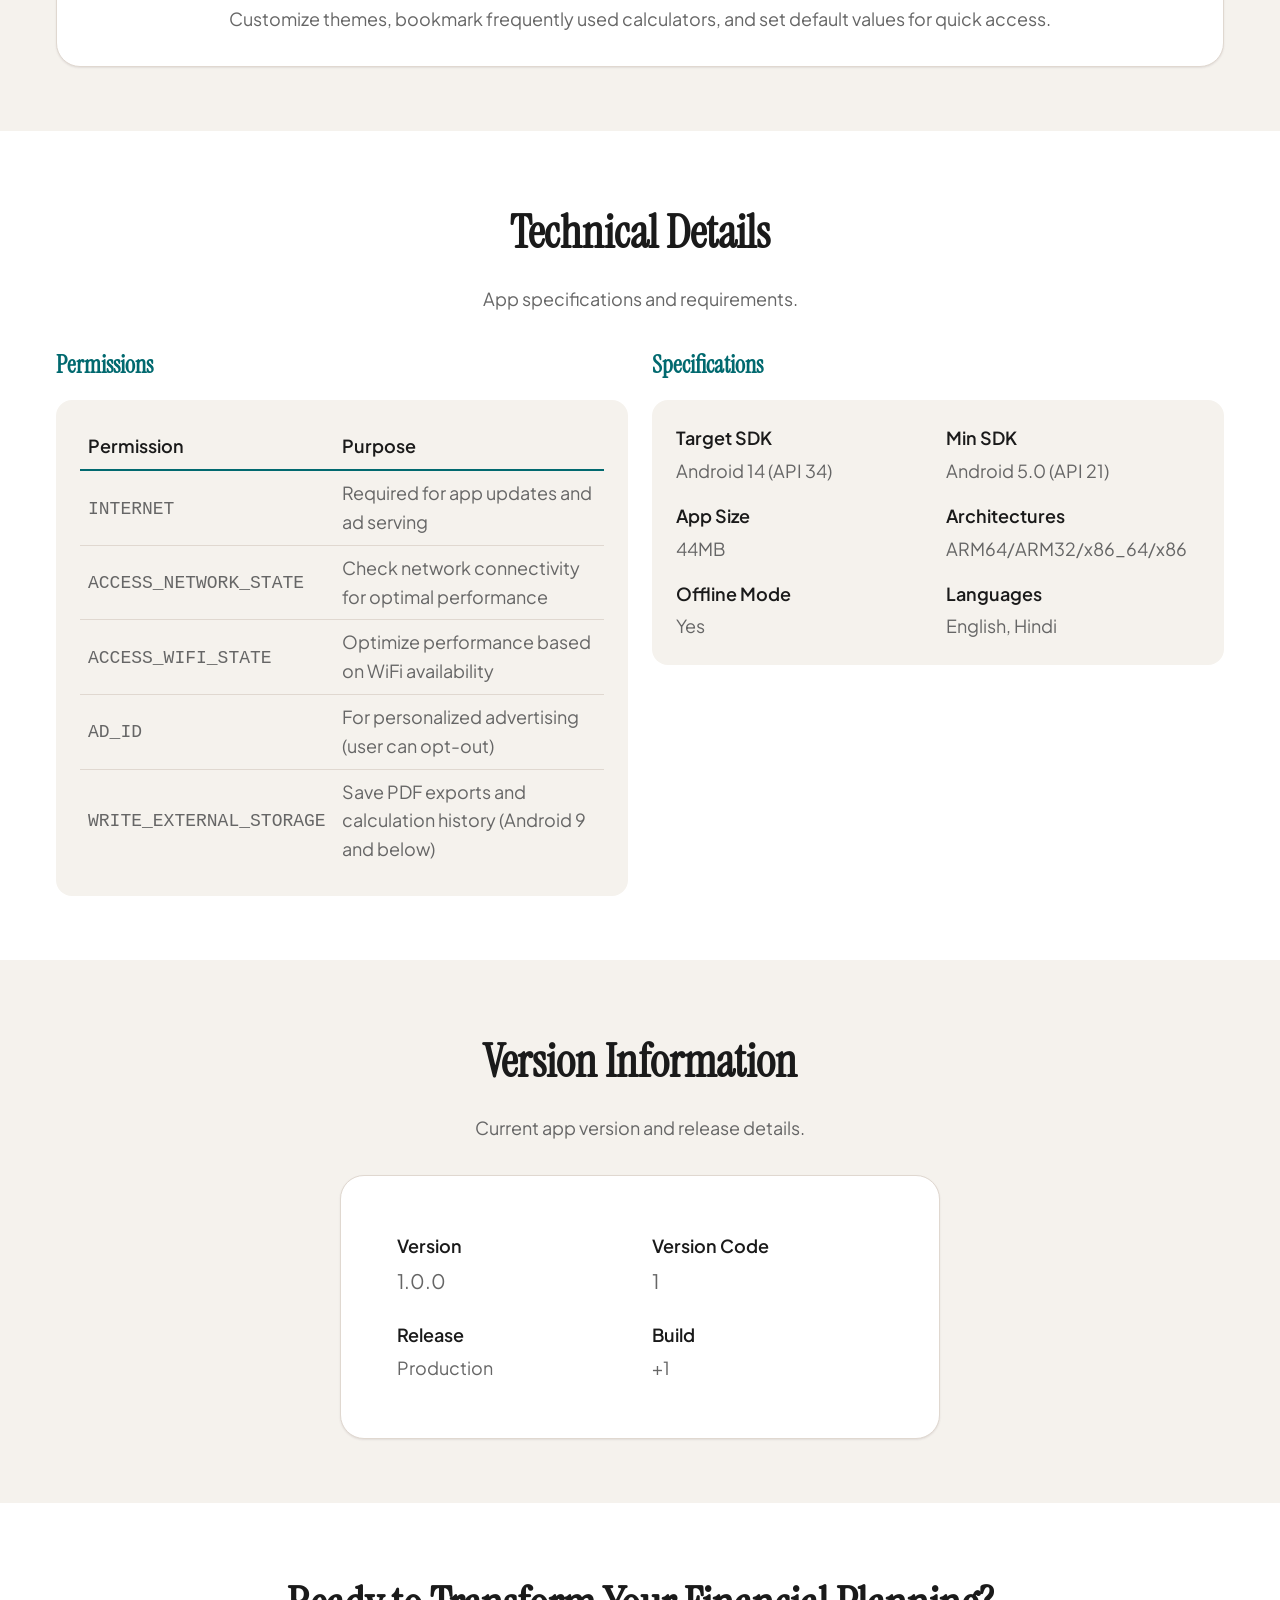
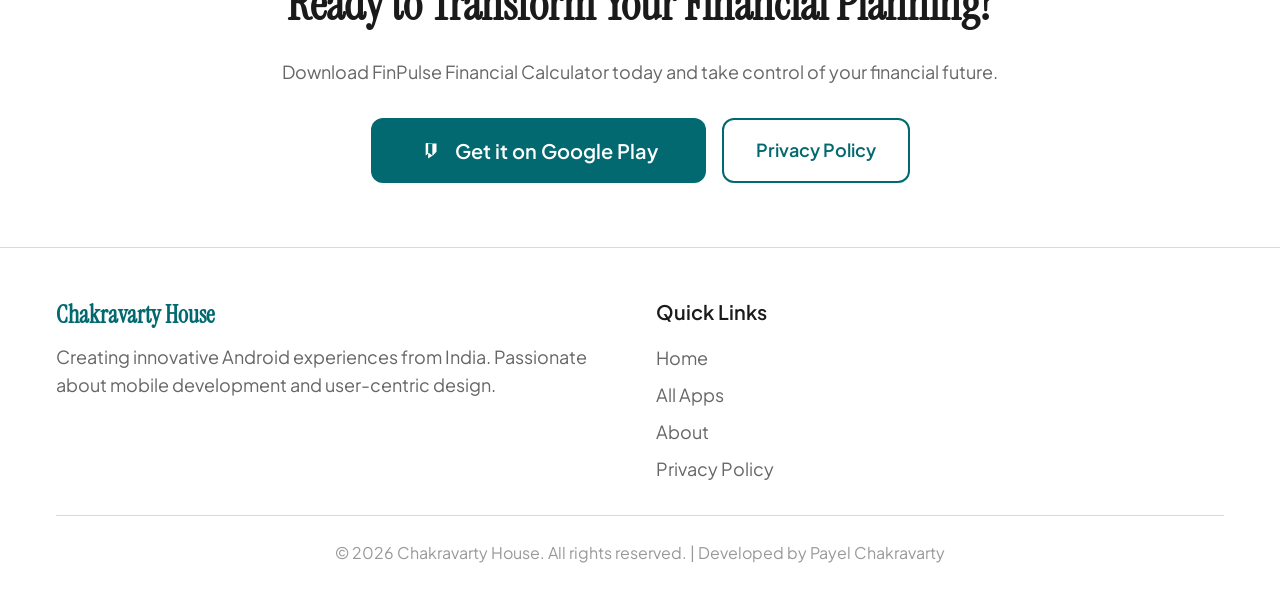
<file: apps/finpulse-financial-calculator.html>
<!--
  ╔══════════════════════════════════════════════════════════╗
  ║  APP: FinPulse Financial Calculator                        ║
  ║  SLUG: finpulse-financial-calculator                     ║
  ║  App Page:     apps/finpulse-financial-calculator.html     ║
  ║  Privacy Page: privacy/finpulse-financial-calculator.html  ║
  ║  To add a new app:                                      ║
  ║  1. Copy apps/finpulse-financial-calculator.html          ║
  ║  2. Replace all content sections                         ║
  ║  3. Copy privacy/finpulse-financial-calculator.html       ║
  ║  4. Update policy text and effective date                ║
  ║  5. Add card to privacy-policy.html hub                  ║
  ║  6. Add detail card to apps.html                         ║
  ╚══════════════════════════════════════════════════════════╝
-->
<!DOCTYPE html>
<html lang="en">
<head>
    <meta charset="UTF-8">
    <meta name="viewport" content="width=device-width, initial-scale=1.0">
    <title>FinPulse Financial Calculator - 29 Professional Calculators for EMI, SIP, GST, FD & More</title>
    <meta name="description" content="FinPulse Financial Calculator — 29 professional calculators for EMI, SIP, GST, FD, RD, PPF, tax & loans. Smart financial planning for India.">
    <meta name="keywords" content="financial calculator, EMI calculator, SIP calculator, GST calculator, FD calculator, loan calculator, tax calculator, PPF calculator, RD calculator, financial planning">
    <meta name="author" content="Payel Chakravarty">
    
    <!-- Open Graph -->
    <meta property="og:title" content="FinPulse Financial Calculator - 29 Professional Calculators">
    <meta property="og:description" content="29 professional calculators for EMI, SIP, GST, FD, RD, PPF, tax & loans. Smart financial planning for India.">
    <meta property="og:type" content="website">
    <meta property="og:url" content="https://chakravartyhouse.github.io/apps/finpulse-financial-calculator.html">
    
    <!-- Favicon -->
    <link rel="icon" type="image/svg+xml" href="data:image/svg+xml,<svg xmlns='http://www.w3.org/2000/svg' viewBox='0 0 100 100'><text y='.9em' font-size='90'>FP</text></svg>">
    
    <!-- CSS -->
    <link rel="stylesheet" href="../assets/style.css">
    
    <!-- Preconnect to Google Fonts -->
    <link rel="preconnect" href="https://fonts.googleapis.com">
    <link rel="preconnect" href="https://fonts.gstatic.com" crossorigin>
</head>
<body>
    <!-- Header -->
    <header class="header">
        <div class="container">
            <div class="header-content">
                <div class="logo">Chakravarty House</div>
                
                <nav class="nav">
                    <a href="../index.html" class="nav-link">Home</a>
                    <a href="../apps.html" class="nav-link">Apps</a>
                    <a href="../about.html" class="nav-link">About</a>
                    <a href="../privacy-policy.html" class="nav-link">Privacy</a>
                    <button class="theme-toggle" aria-label="Toggle theme">Dark Mode</button>
                </nav>
                
                <button class="menu-toggle" aria-label="Toggle menu">
                    <span></span>
                    <span></span>
                    <span></span>
                </button>
            </div>
        </div>
    </header>

    <!-- Main Content -->
    <main>
        <!-- Page Hero -->
        <section class="section">
            <div class="container">
                <div class="text-center mb-xl">
                    <div style="display: inline-block; margin-bottom: var(--space-lg);">
                        <div style="width: 80px; height: 80px; background: linear-gradient(135deg, #437a22, #2e5c10); border-radius: var(--radius-lg); display: flex; align-items: center; justify-content: center; color: white; font-family: var(--font-heading); font-size: 2rem; font-weight: 600; box-shadow: var(--shadow-lg); margin: 0 auto;">
                            FP
                        </div>
                    </div>
                    <h1 style="font-family: var(--font-heading); font-size: var(--text-4xl); margin-bottom: var(--space-md);">FinPulse Financial Calculator</h1>
                    <p style="color: var(--color-text-secondary); font-size: var(--text-xl); margin-bottom: var(--space-md);">29 Professional Calculators for Smart Financial Planning</p>
                    <div style="display: inline-flex; align-items: center; gap: var(--space-sm); background-color: var(--color-surface-elevated); padding: var(--space-sm) var(--space-md); border-radius: var(--radius-full); border: 1px solid var(--color-border); margin-bottom: var(--space-xl);">
                        <span style="background-color: var(--color-primary); color: white; padding: var(--space-xs) var(--space-sm); border-radius: var(--radius-sm); font-size: var(--text-sm); font-weight: 600;">Version 1.0.0</span>
                        <span style="color: var(--color-text-secondary); font-size: var(--text-sm);">Production Ready</span>
                    </div>
                    <div style="margin-bottom: var(--space-xl);">
                        <a href="#" class="btn btn-primary" style="font-size: var(--text-lg); padding: var(--space-md) var(--space-2xl);" data-track="download_google_play">
                            <svg width="20" height="20" viewBox="0 0 24 24" fill="currentColor" style="margin-right: var(--space-sm);">
                                <path d="M3,20.5V3.5C3,2.91 3.34,2.5 3.93,2.5H15.07C15.66,2.5 16,2.91 16,3.5V17.5L12,14.5L8,17.5V3.5C8,2.91 8.34,2.5 8.93,2.5H3.93C3.34,2.5 3,2.91 3,3.5M21,3H11V21L17,17L21,13V3Z"/>
                            </svg>
                            Get it on Google Play
                        </a>
                    </div>
                </div>
            </div>
        </section>

        <!-- App Overview -->
        <section class="section" style="padding-top: 0;">
            <div class="container">
                <div class="grid grid-cols-2" style="align-items: center;">
                    <div>
                        <div style="width: 120px; height: 120px; background: linear-gradient(135deg, #437a22, #2e5c10); border-radius: var(--radius-xl); display: flex; align-items: center; justify-content: center; color: white; font-family: var(--font-heading); font-size: 3rem; font-weight: 600; box-shadow: var(--shadow-xl); margin-bottom: var(--space-lg);">
                            FP
                        </div>
                    </div>
                    <div>
                        <h2 style="font-family: var(--font-heading); font-size: var(--text-2xl); margin-bottom: var(--space-md);">Comprehensive Financial Toolkit</h2>
                        <p style="color: var(--color-text-secondary); margin-bottom: var(--space-lg); line-height: 1.6;">
                            FinPulse Financial Calculator is your complete companion for all financial planning needs. With 29 professional calculators covering loans, investments, taxes, and savings, make informed decisions with accurate calculations and beautiful visualizations.
                        </p>
                        <div style="display: grid; grid-template-columns: repeat(2, 1fr); gap: var(--space-md); margin-top: var(--space-lg);">
                            <div style="text-align: center; padding: var(--space-md); background-color: var(--color-surface-elevated); border-radius: var(--radius-lg);">
                                <div style="font-size: var(--text-2xl); font-weight: 700; color: var(--color-primary); margin-bottom: var(--space-xs);">29</div>
                                <div style="color: var(--color-text-secondary); font-size: var(--text-sm);">Calculators</div>
                            </div>
                            <div style="text-align: center; padding: var(--space-md); background-color: var(--color-surface-elevated); border-radius: var(--radius-lg);">
                                <div style="font-size: var(--text-2xl); font-weight: 700; color: var(--color-primary); margin-bottom: var(--space-xs);">44MB</div>
                                <div style="color: var(--color-text-secondary); font-size: var(--text-sm);">App Size</div>
                            </div>
                            <div style="text-align: center; padding: var(--space-md); background-color: var(--color-surface-elevated); border-radius: var(--radius-lg);">
                                <div style="font-size: var(--text-2xl); font-weight: 700; color: var(--color-primary); margin-bottom: var(--space-xs);">5.0+</div>
                                <div style="color: var(--color-text-secondary); font-size: var(--text-sm);">Android Version</div>
                            </div>
                            <div style="text-align: center; padding: var(--space-md); background-color: var(--color-surface-elevated); border-radius: var(--radius-lg);">
                                <div style="font-size: var(--text-2xl); font-weight: 700; color: var(--color-primary); margin-bottom: var(--space-xs);">14</div>
                                <div style="color: var(--color-text-secondary); font-size: var(--text-sm);">Target SDK</div>
                            </div>
                        </div>
                    </div>
                </div>
            </div>
        </section>

        <!-- Feature Categories -->
        <section class="section" style="background-color: var(--color-surface-elevated);">
            <div class="container">
                <div class="text-center mb-xl">
                    <h2 style="font-family: var(--font-heading); font-size: var(--text-3xl); margin-bottom: var(--space-md);">Feature Categories</h2>
                    <p style="color: var(--color-text-secondary);">Explore our comprehensive calculator collection organized by category.</p>
                </div>

                <div class="grid grid-cols-4">
                    <div class="card">
                        <div style="text-align: center; margin-bottom: var(--space-lg);">
                            <div style="width: 60px; height: 60px; background: linear-gradient(135deg, #437a22, #2e5c10); border-radius: var(--radius-lg); display: flex; align-items: center; justify-content: center; color: white; font-size: 1.5rem; font-weight: 600; margin: 0 auto;">
                                L
                            </div>
                        </div>
                        <h3 style="font-family: var(--font-heading); font-size: var(--text-xl); margin-bottom: var(--space-sm); color: var(--color-primary);">Loans</h3>
                        <div style="font-size: var(--text-lg); font-weight: 600; color: var(--color-text-secondary); margin-bottom: var(--space-md);">8 Calculators</div>
                        <ul style="color: var(--color-text-secondary); line-height: 1.6; font-size: var(--text-sm);">
                            <li>Home Loan EMI</li>
                            <li>Car Loan EMI</li>
                            <li>Personal Loan EMI</li>
                            <li>Loan Comparison</li>
                            <li>Amortization Schedule</li>
                            <li>Prepayment Calculator</li>
                            <li>Interest Rate Converter</li>
                            <li>APR Calculator</li>
                        </ul>
                    </div>

                    <div class="card">
                        <div style="text-align: center; margin-bottom: var(--space-lg);">
                            <div style="width: 60px; height: 60px; background: linear-gradient(135deg, #437a22, #2e5c10); border-radius: var(--radius-lg); display: flex; align-items: center; justify-content: center; color: white; font-size: 1.5rem; font-weight: 600; margin: 0 auto;">
                                S
                            </div>
                        </div>
                        <h3 style="font-family: var(--font-heading); font-size: var(--text-xl); margin-bottom: var(--space-sm); color: var(--color-primary);">Savings</h3>
                        <div style="font-size: var(--text-lg); font-weight: 600; color: var(--color-text-secondary); margin-bottom: var(--space-md);">11 Calculators</div>
                        <ul style="color: var(--color-text-secondary); line-height: 1.6; font-size: var(--text-sm);">
                            <li>Fixed Deposit (TDR)</li>
                            <li>Fixed Deposit (STDR)</li>
                            <li>Recurring Deposit</li>
                            <li>SIP Returns</li>
                            <li>SIP vs Lump Sum</li>
                            <li>SWP Calculator</li>
                            <li>PPF Calculator</li>
                            <li>Sukanya Samriddhi</li>
                            <li>NPS Returns</li>
                            <li>EPF Interest</li>
                            <li>CAGR/XIRR</li>
                        </ul>
                    </div>

                    <div class="card">
                        <div style="text-align: center; margin-bottom: var(--space-lg);">
                            <div style="width: 60px; height: 60px; background: linear-gradient(135deg, #437a22, #2e5c10); border-radius: var(--radius-lg); display: flex; align-items: center; justify-content: center; color: white; font-size: 1.5rem; font-weight: 600; margin: 0 auto;">
                                T
                            </div>
                        </div>
                        <h3 style="font-family: var(--font-heading); font-size: var(--text-xl); margin-bottom: var(--space-sm); color: var(--color-primary);">Tax</h3>
                        <div style="font-size: var(--text-lg); font-weight: 600; color: var(--color-text-secondary); margin-bottom: var(--space-md);">5 Calculators</div>
                        <ul style="color: var(--color-text-secondary); line-height: 1.6; font-size: var(--text-sm);">
                            <li>GST Calculator</li>
                            <li>Income Tax</li>
                            <li>Capital Gains Tax</li>
                            <li>Business Profit Margin</li>
                            <li>Invoice Generator</li>
                        </ul>
                    </div>

                    <div class="card">
                        <div style="text-align: center; margin-bottom: var(--space-lg);">
                            <div style="width: 60px; height: 60px; background: linear-gradient(135deg, #437a22, #2e5c10); border-radius: var(--radius-lg); display: flex; align-items: center; justify-content: center; color: white; font-size: 1.5rem; font-weight: 600; margin: 0 auto;">
                                O
                            </div>
                        </div>
                        <h3 style="font-family: var(--font-heading); font-size: var(--text-xl); margin-bottom: var(--space-sm); color: var(--color-primary);">Others</h3>
                        <div style="font-size: var(--text-lg); font-weight: 600; color: var(--color-text-secondary); margin-bottom: var(--space-md);">5 Calculators</div>
                        <ul style="color: var(--color-text-secondary); line-height: 1.6; font-size: var(--text-sm);">
                            <li>Gold Price</li>
                            <li>Rent vs Buy</li>
                            <li>Retirement Corpus</li>
                            <li>Credit Card Payoff</li>
                            <li>Inflation Adjusted Returns</li>
                        </ul>
                    </div>
                </div>
            </div>
        </section>

        <!-- Full Calculator List -->
        <section class="section">
            <div class="container">
                <div class="text-center mb-xl">
                    <h2 style="font-family: var(--font-heading); font-size: var(--text-3xl); margin-bottom: var(--space-md);">Complete Calculator List</h2>
                    <p style="color: var(--color-text-secondary);">All 29 calculators organized by category for easy access.</p>
                </div>

                <div style="display: flex; flex-direction: column; gap: var(--space-xl);">
                    <!-- Loans Section -->
                    <div>
                        <h3 style="font-family: var(--font-heading); font-size: var(--text-2xl); margin-bottom: var(--space-md); color: var(--color-primary);">LOANS (8)</h3>
                        <div class="grid grid-cols-4">
                            <div class="card" style="padding: var(--space-md);">
                                <h4 style="font-size: var(--text-lg); margin-bottom: var(--space-sm);">Home Loan EMI</h4>
                                <p style="color: var(--color-text-secondary); font-size: var(--text-sm);">Calculate monthly EMI for home loans with interest and principal breakdown.</p>
                            </div>
                            <div class="card" style="padding: var(--space-md);">
                                <h4 style="font-size: var(--text-lg); margin-bottom: var(--space-sm);">Car Loan EMI</h4>
                                <p style="color: var(--color-text-secondary); font-size: var(--text-sm);">Plan your car purchase with accurate EMI calculations.</p>
                            </div>
                            <div class="card" style="padding: var(--space-md);">
                                <h4 style="font-size: var(--text-lg); margin-bottom: var(--space-sm);">Personal Loan EMI</h4>
                                <p style="color: var(--color-text-secondary); font-size: var(--text-sm);">Calculate personal loan EMIs with flexible tenure options.</p>
                            </div>
                            <div class="card" style="padding: var(--space-md);">
                                <h4 style="font-size: var(--text-lg); margin-bottom: var(--space-sm);">Loan Comparison</h4>
                                <p style="color: var(--color-text-secondary); font-size: var(--text-sm);">Compare multiple loan options side by side.</p>
                            </div>
                            <div class="card" style="padding: var(--space-md);">
                                <h4 style="font-size: var(--text-lg); margin-bottom: var(--space-sm);">Amortization Schedule</h4>
                                <p style="color: var(--color-text-secondary); font-size: var(--text-sm);">Detailed year-by-year payment breakdown.</p>
                            </div>
                            <div class="card" style="padding: var(--space-md);">
                                <h4 style="font-size: var(--text-lg); margin-bottom: var(--space-sm);">Prepayment Calculator</h4>
                                <p style="color: var(--color-text-secondary); font-size: var(--text-sm);">Calculate savings from loan prepayments.</p>
                            </div>
                            <div class="card" style="padding: var(--space-md);">
                                <h4 style="font-size: var(--text-lg); margin-bottom: var(--space-sm);">Interest Rate Converter</h4>
                                <p style="color: var(--color-text-secondary); font-size: var(--text-sm);">Convert between different interest rate types.</p>
                            </div>
                            <div class="card" style="padding: var(--space-md);">
                                <h4 style="font-size: var(--text-lg); margin-bottom: var(--space-sm);">APR Calculator</h4>
                                <p style="color: var(--color-text-secondary); font-size: var(--text-sm);">Calculate annual percentage rate for loans.</p>
                            </div>
                        </div>
                    </div>

                    <!-- Savings Section -->
                    <div>
                        <h3 style="font-family: var(--font-heading); font-size: var(--text-2xl); margin-bottom: var(--space-md); color: var(--color-primary);">SAVINGS (11)</h3>
                        <div class="grid grid-cols-4">
                            <div class="card" style="padding: var(--space-md);">
                                <h4 style="font-size: var(--text-lg); margin-bottom: var(--space-sm);">Fixed Deposit (TDR)</h4>
                                <p style="color: var(--color-text-secondary); font-size: var(--text-sm);">Calculate term deposit returns and maturity amounts.</p>
                            </div>
                            <div class="card" style="padding: var(--space-md);">
                                <h4 style="font-size: var(--text-lg); margin-bottom: var(--space-sm);">Fixed Deposit (STDR)</h4>
                                <p style="color: var(--color-text-secondary); font-size: var(--text-sm);">Special term deposit calculations with quarterly payouts.</p>
                            </div>
                            <div class="card" style="padding: var(--space-md);">
                                <h4 style="font-size: var(--text-lg); margin-bottom: var(--space-sm);">Recurring Deposit</h4>
                                <p style="color: var(--color-text-secondary); font-size: var(--text-sm);">Plan your RD investments with monthly contributions.</p>
                            </div>
                            <div class="card" style="padding: var(--space-md);">
                                <h4 style="font-size: var(--text-lg); margin-bottom: var(--space-sm);">SIP Returns</h4>
                                <p style="color: var(--color-text-secondary); font-size: var(--text-sm);">Calculate systematic investment plan returns.</p>
                            </div>
                            <div class="card" style="padding: var(--space-md);">
                                <h4 style="font-size: var(--text-lg); margin-bottom: var(--space-sm);">SIP vs Lump Sum</h4>
                                <p style="color: var(--color-text-secondary); font-size: var(--text-sm);">Compare SIP vs one-time investment returns.</p>
                            </div>
                            <div class="card" style="padding: var(--space-md);">
                                <h4 style="font-size: var(--text-lg); margin-bottom: var(--space-sm);">SWP Calculator</h4>
                                <p style="color: var(--color-text-secondary); font-size: var(--text-sm);">Systematic withdrawal plan calculations.</p>
                            </div>
                            <div class="card" style="padding: var(--space-md);">
                                <h4 style="font-size: var(--text-lg); margin-bottom: var(--space-sm);">PPF Calculator</h4>
                                <p style="color: var(--color-text-secondary); font-size: var(--text-sm);">Public Provident Fund calculations with tax benefits.</p>
                            </div>
                            <div class="card" style="padding: var(--space-md);">
                                <h4 style="font-size: var(--text-lg); margin-bottom: var(--space-sm);">Sukanya Samriddhi</h4>
                                <p style="color: var(--color-text-secondary); font-size: var(--text-sm);">Girl child savings scheme calculator.</p>
                            </div>
                            <div class="card" style="padding: var(--space-md);">
                                <h4 style="font-size: var(--text-lg); margin-bottom: var(--space-sm);">NPS Returns</h4>
                                <p style="color: var(--color-text-secondary); font-size: var(--text-sm);">National Pension System retirement planning.</p>
                            </div>
                            <div class="card" style="padding: var(--space-md);">
                                <h4 style="font-size: var(--text-lg); margin-bottom: var(--space-sm);">EPF Interest</h4>
                                <p style="color: var(--color-text-secondary); font-size: var(--text-sm);">Employees' Provident Fund calculations.</p>
                            </div>
                            <div class="card" style="padding: var(--space-md);">
                                <h4 style="font-size: var(--text-lg); margin-bottom: var(--space-sm);">CAGR/XIRR</h4>
                                <p style="color: var(--color-text-secondary); font-size: var(--text-sm);">Calculate compound annual growth rate and XIRR.</p>
                            </div>
                        </div>
                    </div>

                    <!-- Tax Section -->
                    <div>
                        <h3 style="font-family: var(--font-heading); font-size: var(--text-2xl); margin-bottom: var(--space-md); color: var(--color-primary);">TAX (5)</h3>
                        <div class="grid grid-cols-4">
                            <div class="card" style="padding: var(--space-md);">
                                <h4 style="font-size: var(--text-lg); margin-bottom: var(--space-sm);">GST Calculator</h4>
                                <p style="color: var(--color-text-secondary); font-size: var(--text-sm);">Calculate GST amounts and reverse calculations.</p>
                            </div>
                            <div class="card" style="padding: var(--space-md);">
                                <h4 style="font-size: var(--text-lg); margin-bottom: var(--space-sm);">Income Tax</h4>
                                <p style="color: var(--color-text-secondary); font-size: var(--text-sm);">Calculate income tax with latest slabs and deductions.</p>
                            </div>
                            <div class="card" style="padding: var(--space-md);">
                                <h4 style="font-size: var(--text-lg); margin-bottom: var(--space-sm);">Capital Gains Tax</h4>
                                <p style="color: var(--color-text-secondary); font-size: var(--text-sm);">Calculate tax on investment profits.</p>
                            </div>
                            <div class="card" style="padding: var(--space-md);">
                                <h4 style="font-size: var(--text-lg); margin-bottom: var(--space-sm);">Business Profit Margin</h4>
                                <p style="color: var(--color-text-secondary); font-size: var(--text-sm);">Calculate profit margins and markup percentages.</p>
                            </div>
                            <div class="card" style="padding: var(--space-md);">
                                <h4 style="font-size: var(--text-lg); margin-bottom: var(--space-sm);">Invoice Generator</h4>
                                <p style="color: var(--color-text-secondary); font-size: var(--text-sm);">Create professional invoices with tax calculations.</p>
                            </div>
                        </div>
                    </div>

                    <!-- Others Section -->
                    <div>
                        <h3 style="font-family: var(--font-heading); font-size: var(--text-2xl); margin-bottom: var(--space-md); color: var(--color-primary);">OTHERS (5)</h3>
                        <div class="grid grid-cols-4">
                            <div class="card" style="padding: var(--space-md);">
                                <h4 style="font-size: var(--text-lg); margin-bottom: var(--space-sm);">Gold Price</h4>
                                <p style="color: var(--color-text-secondary); font-size: var(--text-sm);">Current gold prices and investment calculations.</p>
                            </div>
                            <div class="card" style="padding: var(--space-md);">
                                <h4 style="font-size: var(--text-lg); margin-bottom: var(--space-sm);">Rent vs Buy</h4>
                                <p style="color: var(--color-text-secondary); font-size: var(--text-sm);">Compare renting vs buying property costs.</p>
                            </div>
                            <div class="card" style="padding: var(--space-md);">
                                <h4 style="font-size: var(--text-lg); margin-bottom: var(--space-sm);">Retirement Corpus</h4>
                                <p style="color: var(--color-text-secondary); font-size: var(--text-sm);">Plan your retirement savings goals.</p>
                            </div>
                            <div class="card" style="padding: var(--space-md);">
                                <h4 style="font-size: var(--text-lg); margin-bottom: var(--space-sm);">Credit Card Payoff</h4>
                                <p style="color: var(--color-text-secondary); font-size: var(--text-sm);">Calculate credit card payoff timeline and interest.</p>
                            </div>
                            <div class="card" style="padding: var(--space-md);">
                                <h4 style="font-size: var(--text-lg); margin-bottom: var(--space-sm);">Inflation Adjusted Returns</h4>
                                <p style="color: var(--color-text-secondary); font-size: var(--text-sm);">Calculate real returns after inflation.</p>
                            </div>
                        </div>
                    </div>
                </div>
            </div>
        </section>

        <!-- Key Features Strip -->
        <section class="section" style="background-color: var(--color-surface-elevated);">
            <div class="container">
                <div class="text-center mb-xl">
                    <h2 style="font-family: var(--font-heading); font-size: var(--text-3xl); margin-bottom: var(--space-md);">Key Features</h2>
                    <p style="color: var(--color-text-secondary);">Everything you need for comprehensive financial planning.</p>
                </div>

                <div class="grid grid-cols-6">
                    <div style="text-align: center; padding: var(--space-md);">
                        <div style="width: 50px; height: 50px; background: linear-gradient(135deg, #437a22, #2e5c10); border-radius: var(--radius-lg); display: flex; align-items: center; justify-content: center; color: white; font-size: 1.2rem; font-weight: 600; margin: 0 auto var(--space-md);">
                            29
                        </div>
                        <div style="font-size: var(--text-sm); font-weight: 500; color: var(--color-text-secondary);">Calculators</div>
                    </div>
                    <div style="text-align: center; padding: var(--space-md);">
                        <div style="width: 50px; height: 50px; background: linear-gradient(135deg, #437a22, #2e5c10); border-radius: var(--radius-lg); display: flex; align-items: center; justify-content: center; color: white; font-size: 1.2rem; font-weight: 600; margin: 0 auto var(--space-md);">
                            📄
                        </div>
                        <div style="font-size: var(--text-sm); font-weight: 500; color: var(--color-text-secondary);">PDF Export</div>
                    </div>
                    <div style="text-align: center; padding: var(--space-md);">
                        <div style="width: 50px; height: 50px; background: linear-gradient(135deg, #437a22, #2e5c10); border-radius: var(--radius-lg); display: flex; align-items: center; justify-content: center; color: white; font-size: 1.2rem; font-weight: 600; margin: 0 auto var(--space-md);">
                            💾
                        </div>
                        <div style="font-size: var(--text-sm); font-weight: 500; color: var(--color-text-secondary);">Save & Bookmark</div>
                    </div>
                    <div style="text-align: center; padding: var(--space-md);">
                        <div style="width: 50px; height: 50px; background: linear-gradient(135deg, #437a22, #2e5c10); border-radius: var(--radius-lg); display: flex; align-items: center; justify-content: center; color: white; font-size: 1.2rem; font-weight: 600; margin: 0 auto var(--space-md);">
                            🌙
                        </div>
                        <div style="font-size: var(--text-sm); font-weight: 500; color: var(--color-text-secondary);">Dark/Light Theme</div>
                    </div>
                    <div style="text-align: center; padding: var(--space-md);">
                        <div style="width: 50px; height: 50px; background: linear-gradient(135deg, #437a22, #2e5c10); border-radius: var(--radius-lg); display: flex; align-items: center; justify-content: center; color: white; font-size: 1.2rem; font-weight: 600; margin: 0 auto var(--space-md);">
                            🔍
                        </div>
                        <div style="font-size: var(--text-sm); font-weight: 500; color: var(--color-text-secondary);">Search</div>
                    </div>
                    <div style="text-align: center; padding: var(--space-md);">
                        <div style="width: 50px; height: 50px; background: linear-gradient(135deg, #437a22, #2e5c10); border-radius: var(--radius-lg); display: flex; align-items: center; justify-content: center; color: white; font-size: 1.2rem; font-weight: 600; margin: 0 auto var(--space-md);">
                            📊
                        </div>
                        <div style="font-size: var(--text-sm); font-weight: 500; color: var(--color-text-secondary);">Charts</div>
                    </div>
                </div>
            </div>
        </section>

        <!-- How to Use -->
        <section class="section">
            <div class="container">
                <div class="text-center mb-xl">
                    <h2 style="font-family: var(--font-heading); font-size: var(--text-3xl); margin-bottom: var(--space-md);">How to Use</h2>
                    <p style="color: var(--color-text-secondary);">Get started with FinPulse in just 4 simple steps.</p>
                </div>

                <div class="grid grid-cols-4">
                    <div class="card" style="text-align: center;">
                        <div style="width: 60px; height: 60px; background: linear-gradient(135deg, #437a22, #2e5c10); border-radius: var(--radius-lg); display: flex; align-items: center; justify-content: center; color: white; font-size: 1.5rem; font-weight: 600; margin: 0 auto var(--space-md);">
                            1
                        </div>
                        <h3 style="font-family: var(--font-heading); font-size: var(--text-xl); margin-bottom: var(--space-sm); color: var(--color-primary);">Getting Started</h3>
                        <p style="color: var(--color-text-secondary); line-height: 1.6;">Download and install FinPulse from Google Play Store. No registration required - start using immediately.</p>
                    </div>
                    <div class="card" style="text-align: center;">
                        <div style="width: 60px; height: 60px; background: linear-gradient(135deg, #437a22, #2e5c10); border-radius: var(--radius-lg); display: flex; align-items: center; justify-content: center; color: white; font-size: 1.5rem; font-weight: 600; margin: 0 auto var(--space-md);">
                            2
                        </div>
                        <h3 style="font-family: var(--font-heading); font-size: var(--text-xl); margin-bottom: var(--space-sm); color: var(--color-primary);">Using Calculators</h3>
                        <p style="color: var(--color-text-secondary); line-height: 1.6;">Browse categories or use search to find your needed calculator. Input values and get instant results.</p>
                    </div>
                    <div class="card" style="text-align: center;">
                        <div style="width: 60px; height: 60px; background: linear-gradient(135deg, #437a22, #2e5c10); border-radius: var(--radius-lg); display: flex; align-items: center; justify-content: center; color: white; font-size: 1.5rem; font-weight: 600; margin: 0 auto var(--space-md);">
                            3
                        </div>
                        <h3 style="font-family: var(--font-heading); font-size: var(--text-xl); margin-bottom: var(--space-sm); color: var(--color-primary);">Managing Results</h3>
                        <p style="color: var(--color-text-secondary); line-height: 1.6;">Save calculations for future reference, export results as PDF, or share via email and messaging apps.</p>
                    </div>
                    <div class="card" style="text-align: center;">
                        <div style="width: 60px; height: 60px; background: linear-gradient(135deg, #437a22, #2e5c10); border-radius: var(--radius-lg); display: flex; align-items: center; justify-content: center; color: white; font-size: 1.5rem; font-weight: 600; margin: 0 auto var(--space-md);">
                            4
                        </div>
                        <h3 style="font-family: var(--font-heading); font-size: var(--text-xl); margin-bottom: var(--space-sm); color: var(--color-primary);">Personalization</h3>
                        <p style="color: var(--color-text-secondary); line-height: 1.6;">Customize themes, bookmark frequently used calculators, and set default values for quick access.</p>
                    </div>
                </div>
            </div>
        </section>

        <!-- Technical Details -->
        <section class="section" style="background-color: var(--color-surface-elevated);">
            <div class="container">
                <div class="text-center mb-xl">
                    <h2 style="font-family: var(--font-heading); font-size: var(--text-3xl); margin-bottom: var(--space-md);">Technical Details</h2>
                    <p style="color: var(--color-text-secondary);">App specifications and requirements.</p>
                </div>

                <div class="grid grid-cols-2">
                    <div>
                        <h3 style="font-family: var(--font-heading); font-size: var(--text-xl); margin-bottom: var(--space-md); color: var(--color-primary);">Permissions</h3>
                        <div style="background-color: var(--color-surface); border-radius: var(--radius-lg); padding: var(--space-lg); overflow-x: auto;">
                            <table style="width: 100%; border-collapse: collapse;">
                                <thead>
                                    <tr style="border-bottom: 2px solid var(--color-primary);">
                                        <th style="text-align: left; padding: var(--space-sm); color: var(--color-text-primary); font-weight: 600;">Permission</th>
                                        <th style="text-align: left; padding: var(--space-sm); color: var(--color-text-primary); font-weight: 600;">Purpose</th>
                                    </tr>
                                </thead>
                                <tbody>
                                    <tr style="border-bottom: 1px solid var(--color-border);">
                                        <td style="padding: var(--space-sm); color: var(--color-text-secondary);"><code>INTERNET</code></td>
                                        <td style="padding: var(--space-sm); color: var(--color-text-secondary);">Required for app updates and ad serving</td>
                                    </tr>
                                    <tr style="border-bottom: 1px solid var(--color-border);">
                                        <td style="padding: var(--space-sm); color: var(--color-text-secondary);"><code>ACCESS_NETWORK_STATE</code></td>
                                        <td style="padding: var(--space-sm); color: var(--color-text-secondary);">Check network connectivity for optimal performance</td>
                                    </tr>
                                    <tr style="border-bottom: 1px solid var(--color-border);">
                                        <td style="padding: var(--space-sm); color: var(--color-text-secondary);"><code>ACCESS_WIFI_STATE</code></td>
                                        <td style="padding: var(--space-sm); color: var(--color-text-secondary);">Optimize performance based on WiFi availability</td>
                                    </tr>
                                    <tr style="border-bottom: 1px solid var(--color-border);">
                                        <td style="padding: var(--space-sm); color: var(--color-text-secondary);"><code>AD_ID</code></td>
                                        <td style="padding: var(--space-sm); color: var(--color-text-secondary);">For personalized advertising (user can opt-out)</td>
                                    </tr>
                                    <tr>
                                        <td style="padding: var(--space-sm); color: var(--color-text-secondary);"><code>WRITE_EXTERNAL_STORAGE</code></td>
                                        <td style="padding: var(--space-sm); color: var(--color-text-secondary);">Save PDF exports and calculation history (Android 9 and below)</td>
                                    </tr>
                                </tbody>
                            </table>
                        </div>
                    </div>
                    <div>
                        <h3 style="font-family: var(--font-heading); font-size: var(--text-xl); margin-bottom: var(--space-md); color: var(--color-primary);">Specifications</h3>
                        <div style="background-color: var(--color-surface); border-radius: var(--radius-lg); padding: var(--space-lg);">
                            <div style="display: grid; grid-template-columns: repeat(2, 1fr); gap: var(--space-md);">
                                <div>
                                    <div style="font-weight: 600; color: var(--color-text-primary); margin-bottom: var(--space-xs);">Target SDK</div>
                                    <div style="color: var(--color-text-secondary);">Android 14 (API 34)</div>
                                </div>
                                <div>
                                    <div style="font-weight: 600; color: var(--color-text-primary); margin-bottom: var(--space-xs);">Min SDK</div>
                                    <div style="color: var(--color-text-secondary);">Android 5.0 (API 21)</div>
                                </div>
                                <div>
                                    <div style="font-weight: 600; color: var(--color-text-primary); margin-bottom: var(--space-xs);">App Size</div>
                                    <div style="color: var(--color-text-secondary);">44MB</div>
                                </div>
                                <div>
                                    <div style="font-weight: 600; color: var(--color-text-primary); margin-bottom: var(--space-xs);">Architectures</div>
                                    <div style="color: var(--color-text-secondary);">ARM64/ARM32/x86_64/x86</div>
                                </div>
                                <div>
                                    <div style="font-weight: 600; color: var(--color-text-primary); margin-bottom: var(--space-xs);">Offline Mode</div>
                                    <div style="color: var(--color-text-secondary);">Yes</div>
                                </div>
                                <div>
                                    <div style="font-weight: 600; color: var(--color-text-primary); margin-bottom: var(--space-xs);">Languages</div>
                                    <div style="color: var(--color-text-secondary);">English, Hindi</div>
                                </div>
                            </div>
                        </div>
                    </div>
                </div>
            </div>
        </section>

        <!-- Version Info -->
        <section class="section">
            <div class="container">
                <div class="text-center mb-xl">
                    <h2 style="font-family: var(--font-heading); font-size: var(--text-3xl); margin-bottom: var(--space-md);">Version Information</h2>
                    <p style="color: var(--color-text-secondary);">Current app version and release details.</p>
                </div>

                <div style="max-width: 600px; margin: 0 auto;">
                    <div class="card">
                        <div style="display: grid; grid-template-columns: repeat(2, 1fr); gap: var(--space-lg); padding: var(--space-lg);">
                            <div>
                                <div style="font-weight: 600; color: var(--color-text-primary); margin-bottom: var(--space-xs);">Version</div>
                                <div style="color: var(--color-text-secondary); font-size: var(--text-lg);">1.0.0</div>
                            </div>
                            <div>
                                <div style="font-weight: 600; color: var(--color-text-primary); margin-bottom: var(--space-xs);">Version Code</div>
                                <div style="color: var(--color-text-secondary); font-size: var(--text-lg);">1</div>
                            </div>
                            <div>
                                <div style="font-weight: 600; color: var(--color-text-primary); margin-bottom: var(--space-xs);">Release</div>
                                <div style="color: var(--color-text-secondary);">Production</div>
                            </div>
                            <div>
                                <div style="font-weight: 600; color: var(--color-text-primary); margin-bottom: var(--space-xs);">Build</div>
                                <div style="color: var(--color-text-secondary);">+1</div>
                            </div>
                        </div>
                    </div>
                </div>
            </div>
        </section>

        <!-- CTA Section -->
        <section class="section" style="background-color: var(--color-surface-elevated);">
            <div class="container">
                <div class="text-center">
                    <h2 style="font-family: var(--font-heading); font-size: var(--text-3xl); margin-bottom: var(--space-md);">Ready to Transform Your Financial Planning?</h2>
                    <p style="color: var(--color-text-secondary); margin-bottom: var(--space-xl);">Download FinPulse Financial Calculator today and take control of your financial future.</p>
                    <div class="btn-group" style="justify-content: center;">
                        <a href="#" class="btn btn-primary" style="font-size: var(--text-lg); padding: var(--space-md) var(--space-2xl);" data-track="download_google_play_final">
                            <svg width="20" height="20" viewBox="0 0 24 24" fill="currentColor" style="margin-right: var(--space-sm);">
                                <path d="M3,20.5V3.5C3,2.91 3.34,2.5 3.93,2.5H15.07C15.66,2.5 16,2.91 16,3.5V17.5L12,14.5L8,17.5V3.5C8,2.91 8.34,2.5 8.93,2.5H3.93C3.34,2.5 3,2.91 3,3.5M21,3H11V21L17,17L21,13V3Z"/>
                            </svg>
                            Get it on Google Play
                        </a>
                        <a href="../privacy/finpulse-financial-calculator.html" class="btn btn-secondary">
                            Privacy Policy
                        </a>
                    </div>
                </div>
            </div>
        </section>
    </main>

    <!-- Footer -->
    <footer class="footer">
        <div class="container">
            <div class="footer-content">
                <div class="footer-brand">
                    <h3>Chakravarty House</h3>
                    <p>Creating innovative Android experiences from India. Passionate about mobile development and user-centric design.</p>
                </div>
                
                <div class="footer-nav">
                    <h4>Quick Links</h4>
                    <ul class="footer-nav-list">
                        <li class="footer-nav-item"><a href="../index.html" class="footer-nav-link">Home</a></li>
                        <li class="footer-nav-item"><a href="../apps.html" class="footer-nav-link">All Apps</a></li>
                        <li class="footer-nav-item"><a href="../about.html" class="footer-nav-link">About</a></li>
                        <li class="footer-nav-item"><a href="../privacy-policy.html" class="footer-nav-link">Privacy Policy</a></li>
                    </ul>
                </div>
            </div>
            
            <div class="footer-bottom">
                <p>&copy; 2026 Chakravarty House. All rights reserved. | Developed by Payel Chakravarty</p>
            </div>
        </div>
    </footer>

    <!-- JavaScript -->
    <script src="../assets/main.js"></script>
</body>
</html>
</file>
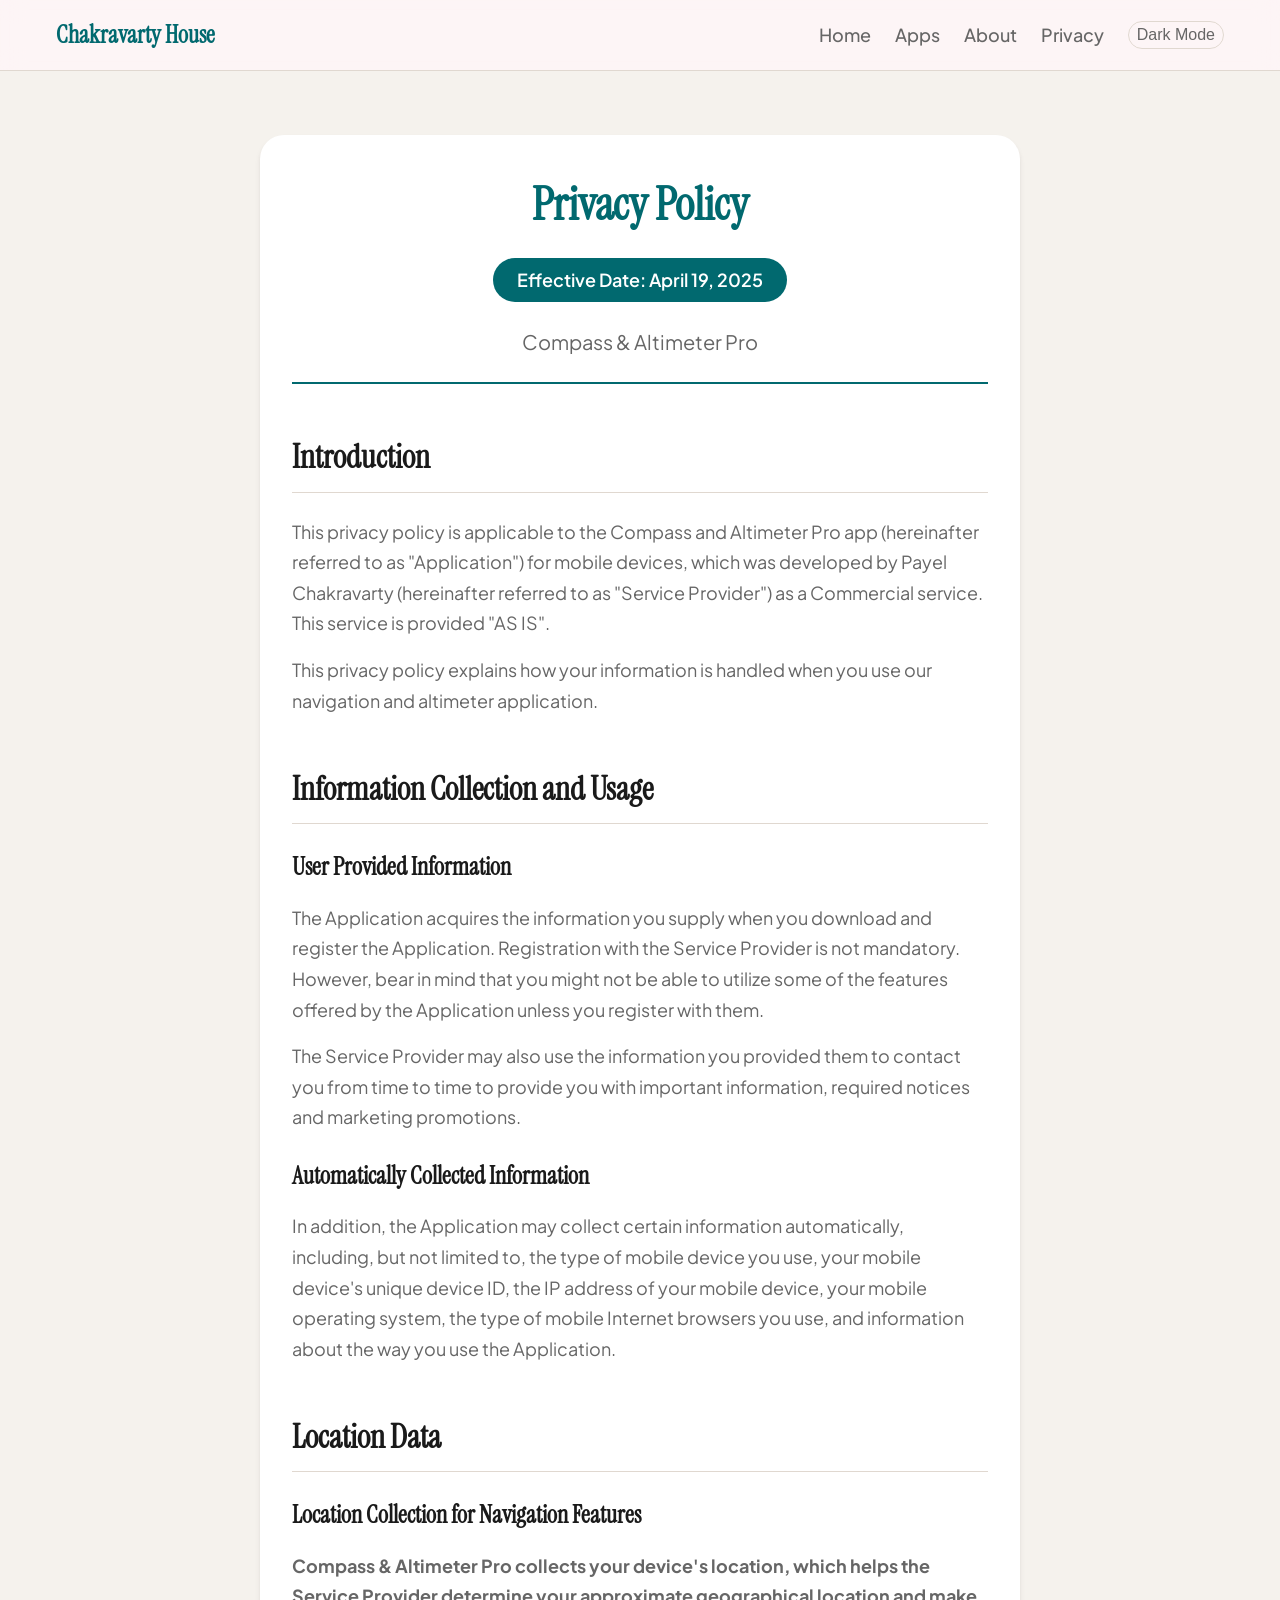
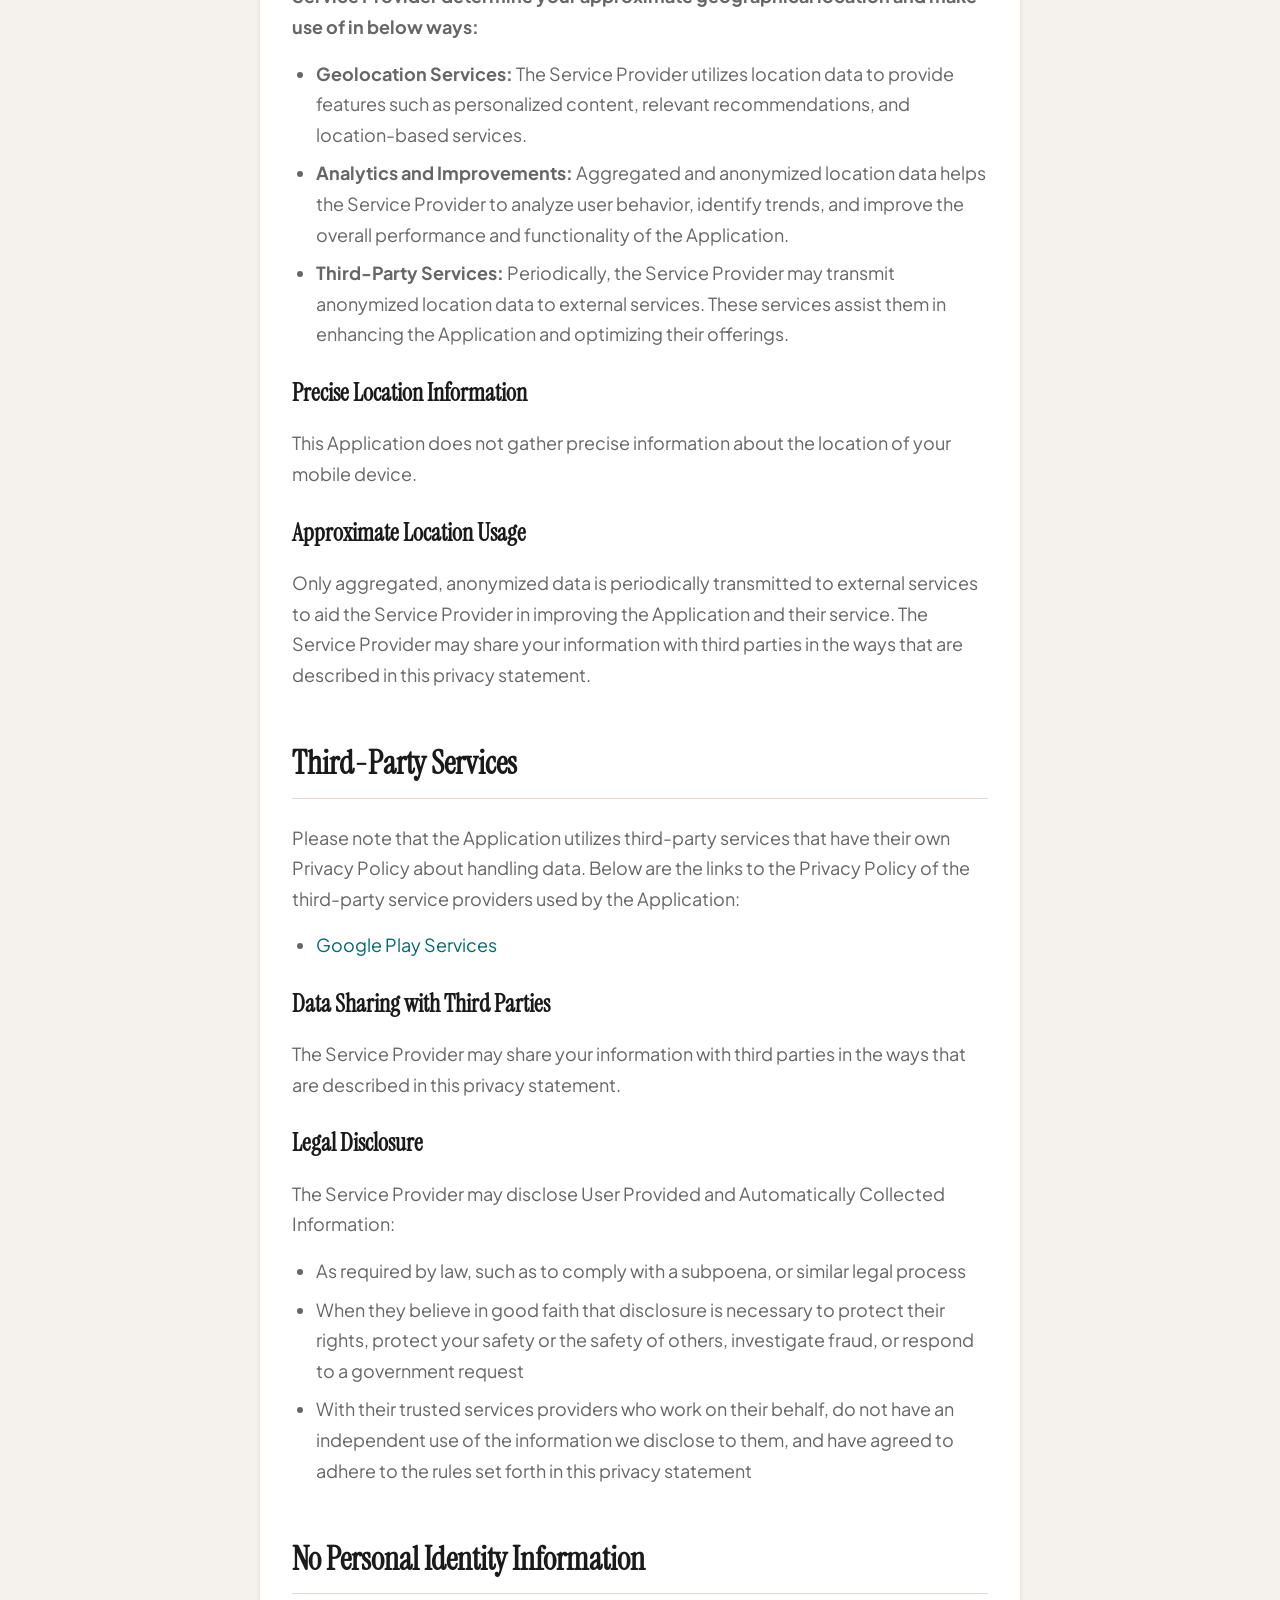
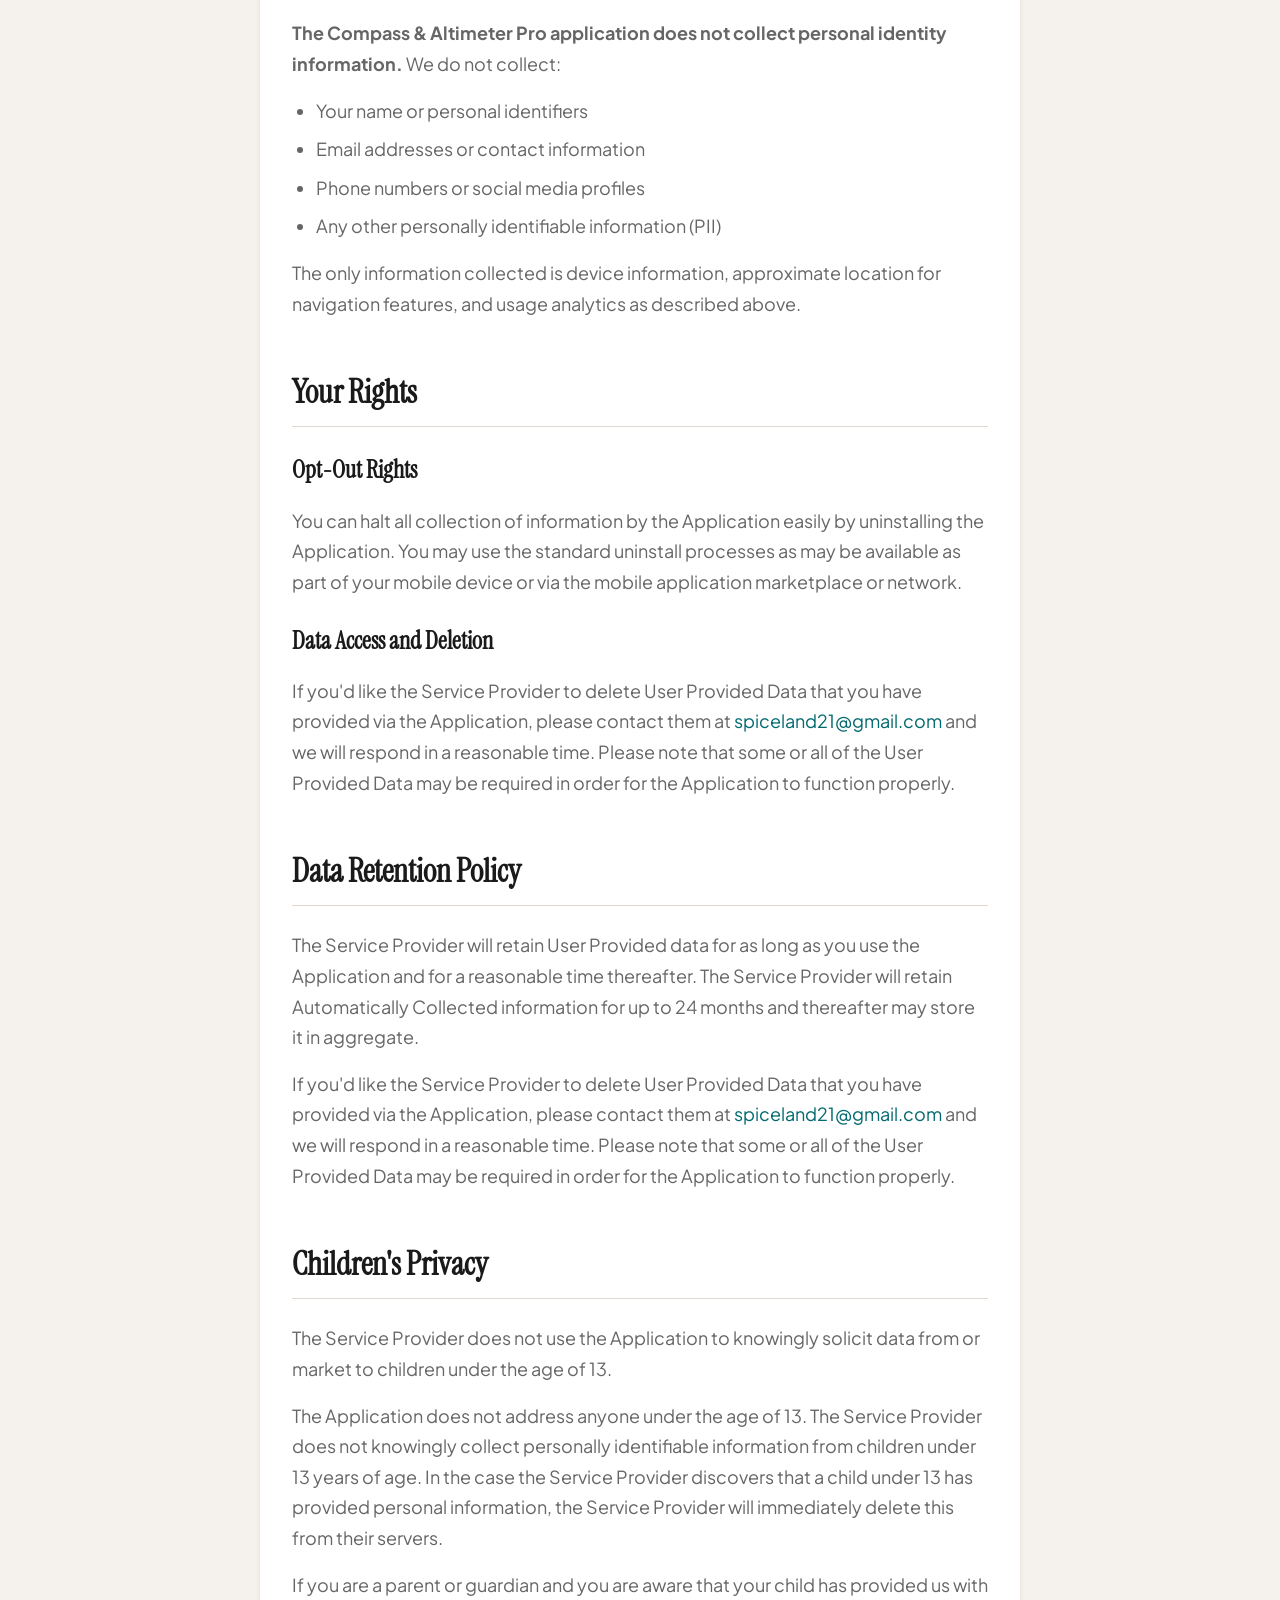
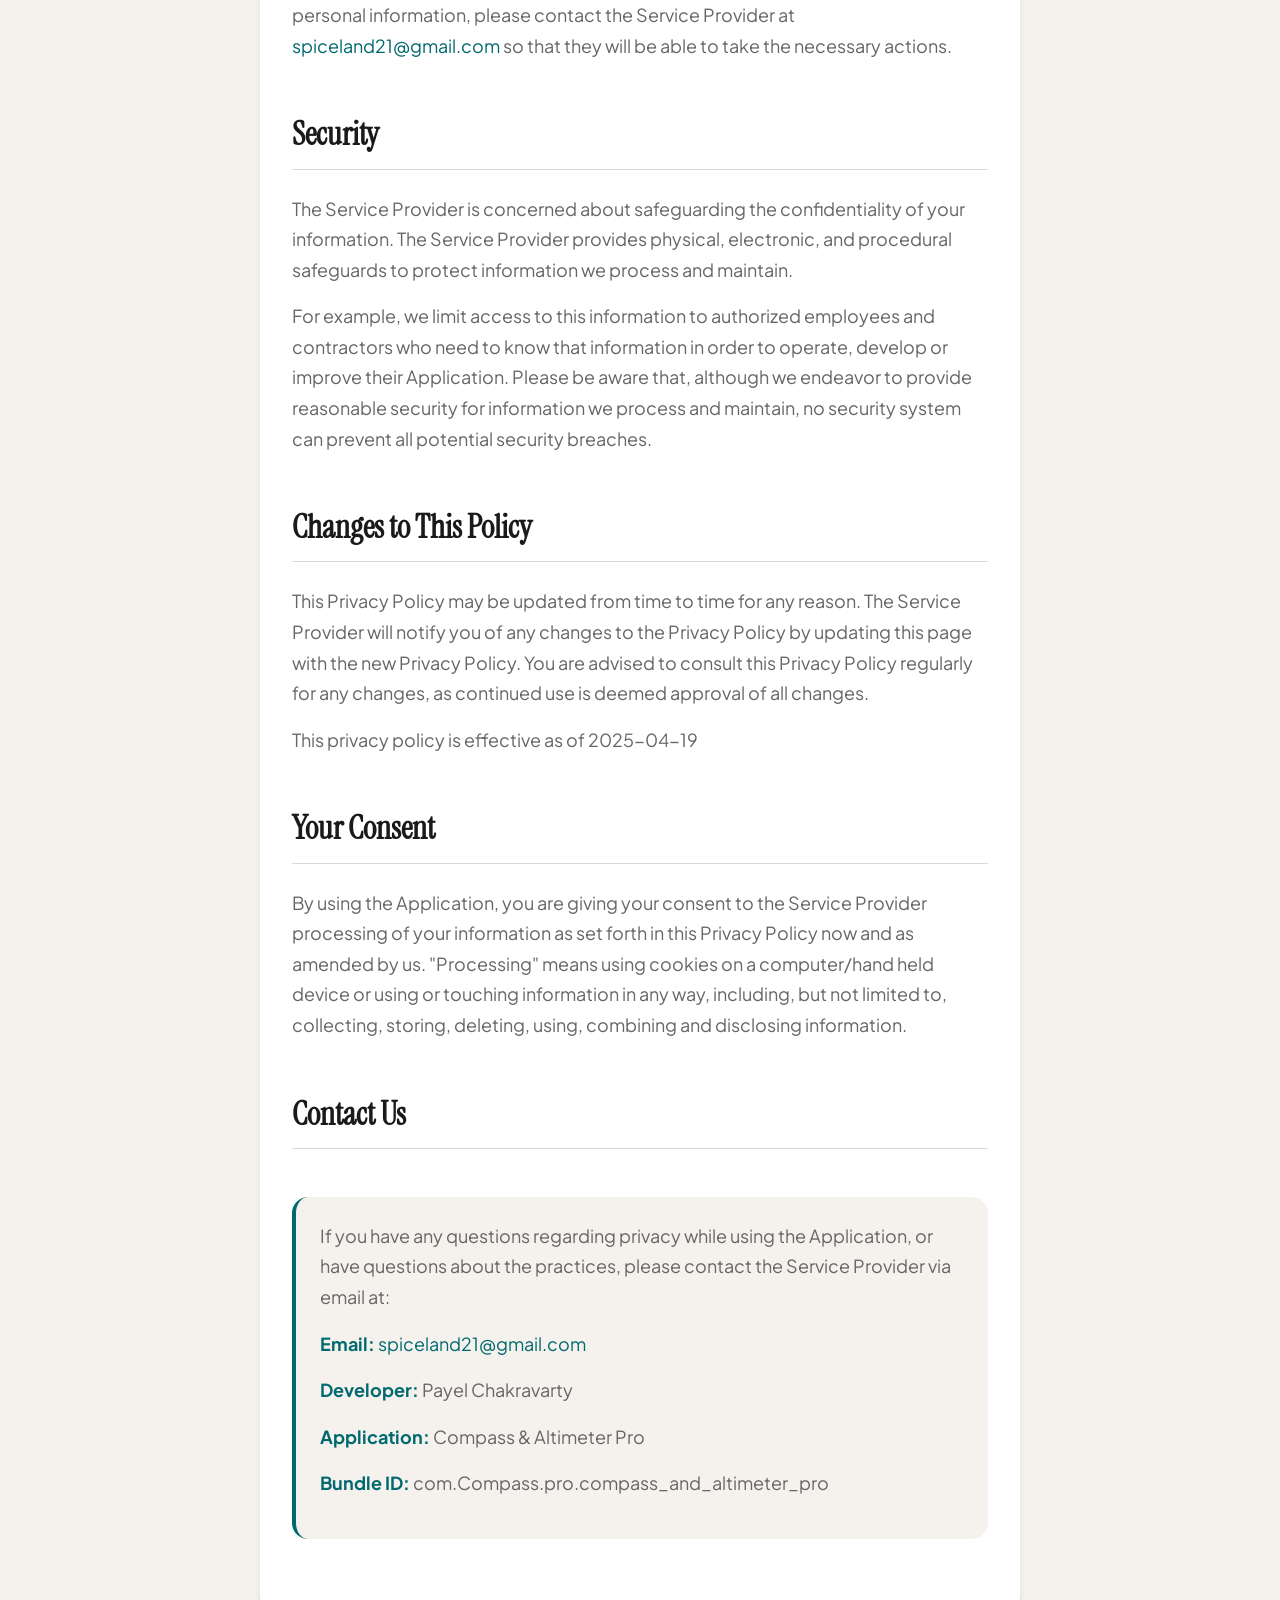
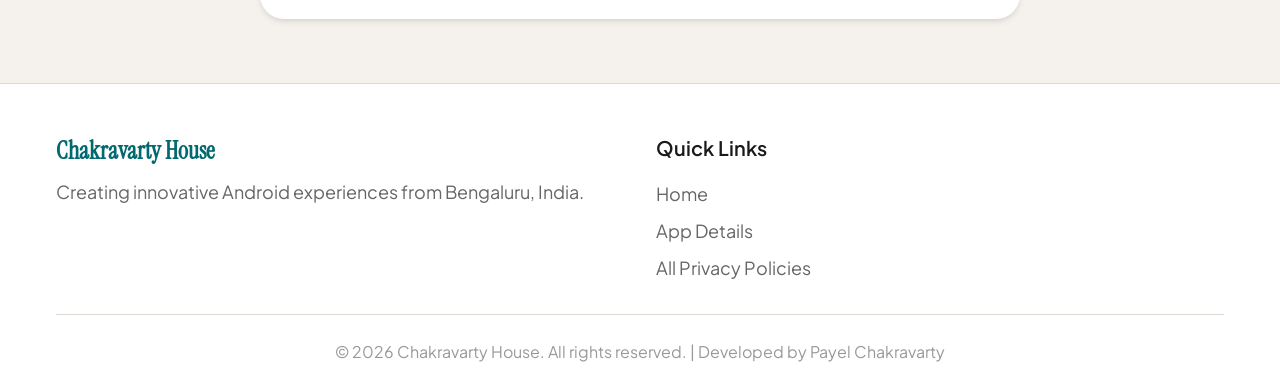
<file: privacy/compass-altimeter-pro.html>
<!--
  ╔════════════════════════════════════════════════════════╗
  ║  APP: Compass & Altimeter Pro                          ║
  ║  SLUG: compass-altimeter-pro                             ║
  ║  App Page:     apps/compass-altimeter-pro.html          ║
  ║  Privacy Page: privacy/compass-altimeter-pro.html       ║
  ║  To add a new app:                                      ║
  ║  1. Copy apps/compass-altimeter-pro.html                 ║
  ║  2. Replace all content sections                         ║
  ║  3. Copy privacy/compass-altimeter-pro.html              ║
  ║  4. Update policy text and effective date                ║
  ║  5. Add card to privacy-policy.html hub                  ║
  ║  6. Add detail card to apps.html                         ║
  ╚════════════════════════════════════════════════════════╝
-->
<!DOCTYPE html>
<html lang="en">
<head>
    <meta charset="UTF-8">
    <meta name="viewport" content="width=device-width, initial-scale=1.0">
    <title>Privacy Policy - Compass & Altimeter Pro</title>
    <meta name="description" content="Privacy policy for Compass & Altimeter Pro app. Learn how we handle location data and protect your privacy.">
    <meta name="robots" content="noindex, follow">
    
    <!-- Favicon -->
    <link rel="icon" type="image/svg+xml" href="data:image/svg+xml,<svg xmlns='http://www.w3.org/2000/svg' viewBox='0 0 100 100'><text y='.9em' font-size='90'>CP</text></svg>">
    
    <!-- CSS -->
    <link rel="stylesheet" href="../assets/style.css">
    
    <!-- Preconnect to Google Fonts -->
    <link rel="preconnect" href="https://fonts.googleapis.com">
    <link rel="preconnect" href="https://fonts.gstatic.com" crossorigin>
    
    <style>
        .privacy-container {
            max-width: 760px;
            margin: 0 auto;
            padding: var(--space-xl);
            background-color: var(--color-surface-elevated);
            border-radius: var(--radius-xl);
            box-shadow: var(--shadow-md);
        }
        
        .privacy-header {
            text-align: center;
            margin-bottom: var(--space-2xl);
            padding-bottom: var(--space-lg);
            border-bottom: 2px solid var(--color-primary);
        }
        
        .privacy-header h1 {
            font-family: var(--font-heading);
            font-size: var(--text-3xl);
            color: var(--color-primary);
            margin-bottom: var(--space-md);
        }
        
        .effective-date {
            display: inline-block;
            background-color: var(--color-primary);
            color: white;
            padding: var(--space-sm) var(--space-lg);
            border-radius: var(--radius-full);
            font-weight: 600;
            margin-bottom: var(--space-lg);
        }
        
        .privacy-section {
            margin-bottom: var(--space-2xl);
        }
        
        .privacy-section h2 {
            font-family: var(--font-heading);
            font-size: var(--text-2xl);
            color: var(--color-text-primary);
            margin-bottom: var(--space-lg);
            border-bottom: 1px solid var(--color-border);
            padding-bottom: var(--space-sm);
        }
        
        .privacy-section h3 {
            font-family: var(--font-heading);
            font-size: var(--text-xl);
            color: var(--color-text-primary);
            margin: var(--space-lg) 0 var(--space-md);
        }
        
        .privacy-section p,
        .privacy-section ul {
            color: var(--color-text-secondary);
            line-height: 1.7;
            margin-bottom: var(--space-md);
        }
        
        .privacy-section ul {
            padding-left: var(--space-lg);
        }
        
        .privacy-section li {
            margin-bottom: var(--space-sm);
        }
        
        .contact-info {
            background-color: var(--color-surface);
            padding: var(--space-lg);
            border-radius: var(--radius-lg);
            margin-top: var(--space-2xl);
            border-left: 4px solid var(--color-primary);
        }
        
        .contact-info strong {
            color: var(--color-primary);
        }
        
        @media (max-width: 768px) {
            .privacy-container {
                margin: var(--space-md);
                padding: var(--space-lg);
            }
        }
    </style>
</head>
<body>
    <!-- Header -->
    <header class="header">
        <div class="container">
            <div class="header-content">
                <div class="logo">Chakravarty House</div>
                
                <nav class="nav">
                    <a href="../index.html" class="nav-link">Home</a>
                    <a href="../apps.html" class="nav-link">Apps</a>
                    <a href="../about.html" class="nav-link">About</a>
                    <a href="../privacy-policy.html" class="nav-link">Privacy</a>
                    <button class="theme-toggle" aria-label="Toggle theme">Dark Mode</button>
                </nav>
                
                <button class="menu-toggle" aria-label="Toggle menu">
                    <span></span>
                    <span></span>
                    <span></span>
                </button>
            </div>
        </div>
    </header>

    <!-- Main Content -->
    <main class="section">
        <div class="privacy-container">
            <!-- Header -->
            <div class="privacy-header">
                <h1>Privacy Policy</h1>
                <div class="effective-date">Effective Date: April 19, 2025</div>
                <p style="color: var(--color-text-secondary); text-align: center; font-size: var(--text-lg);">Compass & Altimeter Pro</p>
            </div>

            <!-- Introduction -->
            <div class="privacy-section">
                <h2>Introduction</h2>
                <p>This privacy policy is applicable to the Compass and Altimeter Pro app (hereinafter referred to as "Application") for mobile devices, which was developed by Payel Chakravarty (hereinafter referred to as "Service Provider") as a Commercial service. This service is provided "AS IS".</p>
                <p>This privacy policy explains how your information is handled when you use our navigation and altimeter application.</p>
            </div>

            <!-- Information Collection -->
            <div class="privacy-section">
                <h2>Information Collection and Usage</h2>
                
                <h3>User Provided Information</h3>
                <p>The Application acquires the information you supply when you download and register the Application. Registration with the Service Provider is not mandatory. However, bear in mind that you might not be able to utilize some of the features offered by the Application unless you register with them.</p>
                
                <p>The Service Provider may also use the information you provided them to contact you from time to time to provide you with important information, required notices and marketing promotions.</p>
                
                <h3>Automatically Collected Information</h3>
                <p>In addition, the Application may collect certain information automatically, including, but not limited to, the type of mobile device you use, your mobile device's unique device ID, the IP address of your mobile device, your mobile operating system, the type of mobile Internet browsers you use, and information about the way you use the Application.</p>
            </div>

            <!-- Location Data -->
            <div class="privacy-section">
                <h2>Location Data</h2>
                
                <h3>Location Collection for Navigation Features</h3>
                <p><strong>Compass & Altimeter Pro collects your device's location, which helps the Service Provider determine your approximate geographical location and make use of in below ways:</strong></p>
                
                <ul>
                    <li><strong>Geolocation Services:</strong> The Service Provider utilizes location data to provide features such as personalized content, relevant recommendations, and location-based services.</li>
                    <li><strong>Analytics and Improvements:</strong> Aggregated and anonymized location data helps the Service Provider to analyze user behavior, identify trends, and improve the overall performance and functionality of the Application.</li>
                    <li><strong>Third-Party Services:</strong> Periodically, the Service Provider may transmit anonymized location data to external services. These services assist them in enhancing the Application and optimizing their offerings.</li>
                </ul>
                
                <h3>Precise Location Information</h3>
                <p>This Application does not gather precise information about the location of your mobile device.</p>
                
                <h3>Approximate Location Usage</h3>
                <p>Only aggregated, anonymized data is periodically transmitted to external services to aid the Service Provider in improving the Application and their service. The Service Provider may share your information with third parties in the ways that are described in this privacy statement.</p>
            </div>

            <!-- Third-Party Services -->
            <div class="privacy-section">
                <h2>Third-Party Services</h2>
                <p>Please note that the Application utilizes third-party services that have their own Privacy Policy about handling data. Below are the links to the Privacy Policy of the third-party service providers used by the Application:</p>
                <ul>
                    <li><a href="https://www.google.com/policies/privacy/" target="_blank" rel="noopener">Google Play Services</a></li>
                </ul>
                
                <h3>Data Sharing with Third Parties</h3>
                <p>The Service Provider may share your information with third parties in the ways that are described in this privacy statement.</p>
                
                <h3>Legal Disclosure</h3>
                <p>The Service Provider may disclose User Provided and Automatically Collected Information:</p>
                <ul>
                    <li>As required by law, such as to comply with a subpoena, or similar legal process</li>
                    <li>When they believe in good faith that disclosure is necessary to protect their rights, protect your safety or the safety of others, investigate fraud, or respond to a government request</li>
                    <li>With their trusted services providers who work on their behalf, do not have an independent use of the information we disclose to them, and have agreed to adhere to the rules set forth in this privacy statement</li>
                </ul>
            </div>

            <!-- No Personal Identity Information -->
            <div class="privacy-section">
                <h2>No Personal Identity Information</h2>
                <p><strong>The Compass & Altimeter Pro application does not collect personal identity information.</strong> We do not collect:</p>
                <ul>
                    <li>Your name or personal identifiers</li>
                    <li>Email addresses or contact information</li>
                    <li>Phone numbers or social media profiles</li>
                    <li>Any other personally identifiable information (PII)</li>
                </ul>
                
                <p>The only information collected is device information, approximate location for navigation features, and usage analytics as described above.</p>
            </div>

            <!-- Your Rights -->
            <div class="privacy-section">
                <h2>Your Rights</h2>
                
                <h3>Opt-Out Rights</h3>
                <p>You can halt all collection of information by the Application easily by uninstalling the Application. You may use the standard uninstall processes as may be available as part of your mobile device or via the mobile application marketplace or network.</p>
                
                <h3>Data Access and Deletion</h3>
                <p>If you'd like the Service Provider to delete User Provided Data that you have provided via the Application, please contact them at <a href="mailto:spiceland21@gmail.com">spiceland21@gmail.com</a> and we will respond in a reasonable time. Please note that some or all of the User Provided Data may be required in order for the Application to function properly.</p>
            </div>

            <!-- Data Retention -->
            <div class="privacy-section">
                <h2>Data Retention Policy</h2>
                <p>The Service Provider will retain User Provided data for as long as you use the Application and for a reasonable time thereafter. The Service Provider will retain Automatically Collected information for up to 24 months and thereafter may store it in aggregate.</p>
                
                <p>If you'd like the Service Provider to delete User Provided Data that you have provided via the Application, please contact them at <a href="mailto:spiceland21@gmail.com">spiceland21@gmail.com</a> and we will respond in a reasonable time. Please note that some or all of the User Provided Data may be required in order for the Application to function properly.</p>
            </div>

            <!-- Children's Privacy -->
            <div class="privacy-section">
                <h2>Children's Privacy</h2>
                <p>The Service Provider does not use the Application to knowingly solicit data from or market to children under the age of 13.</p>
                
                <p>The Application does not address anyone under the age of 13. The Service Provider does not knowingly collect personally identifiable information from children under 13 years of age. In the case the Service Provider discovers that a child under 13 has provided personal information, the Service Provider will immediately delete this from their servers.</p>
                
                <p>If you are a parent or guardian and you are aware that your child has provided us with personal information, please contact the Service Provider at <a href="mailto:spiceland21@gmail.com">spiceland21@gmail.com</a> so that they will be able to take the necessary actions.</p>
            </div>

            <!-- Security -->
            <div class="privacy-section">
                <h2>Security</h2>
                <p>The Service Provider is concerned about safeguarding the confidentiality of your information. The Service Provider provides physical, electronic, and procedural safeguards to protect information we process and maintain.</p>
                
                <p>For example, we limit access to this information to authorized employees and contractors who need to know that information in order to operate, develop or improve their Application. Please be aware that, although we endeavor to provide reasonable security for information we process and maintain, no security system can prevent all potential security breaches.</p>
            </div>

            <!-- Changes -->
            <div class="privacy-section">
                <h2>Changes to This Policy</h2>
                <p>This Privacy Policy may be updated from time to time for any reason. The Service Provider will notify you of any changes to the Privacy Policy by updating this page with the new Privacy Policy. You are advised to consult this Privacy Policy regularly for any changes, as continued use is deemed approval of all changes.</p>
                
                <p>This privacy policy is effective as of 2025-04-19</p>
            </div>

            <!-- Your Consent -->
            <div class="privacy-section">
                <h2>Your Consent</h2>
                <p>By using the Application, you are giving your consent to the Service Provider processing of your information as set forth in this Privacy Policy now and as amended by us. "Processing" means using cookies on a computer/hand held device or using or touching information in any way, including, but not limited to, collecting, storing, deleting, using, combining and disclosing information.</p>
            </div>

            <!-- Contact Information -->
            <div class="privacy-section">
                <h2>Contact Us</h2>
                <div class="contact-info">
                    <p>If you have any questions regarding privacy while using the Application, or have questions about the practices, please contact the Service Provider via email at:</p>
                    <p><strong>Email:</strong> <a href="mailto:spiceland21@gmail.com">spiceland21@gmail.com</a></p>
                    <p><strong>Developer:</strong> Payel Chakravarty</p>
                    <p><strong>Application:</strong> Compass & Altimeter Pro</p>
                    <p><strong>Bundle ID:</strong> com.Compass.pro.compass_and_altimeter_pro</p>
                </div>
            </div>
        </div>
    </main>

    <!-- Footer -->
    <footer class="footer">
        <div class="container">
            <div class="footer-content">
                <div class="footer-brand">
                    <h3>Chakravarty House</h3>
                    <p>Creating innovative Android experiences from Bengaluru, India.</p>
                </div>
                
                <div class="footer-nav">
                    <h4>Quick Links</h4>
                    <ul class="footer-nav-list">
                        <li class="footer-nav-item"><a href="../index.html" class="footer-nav-link">Home</a></li>
                        <li class="footer-nav-item"><a href="../apps/compass-altimeter-pro.html" class="footer-nav-link">App Details</a></li>
                        <li class="footer-nav-item"><a href="../privacy-policy.html" class="footer-nav-link">All Privacy Policies</a></li>
                    </ul>
                </div>
            </div>
            
            <div class="footer-bottom">
                <p>&copy; 2026 Chakravarty House. All rights reserved. | Developed by Payel Chakravarty</p>
            </div>
        </div>
    </footer>

    <!-- JavaScript -->
    <script src="../assets/main.js"></script>
</body>
</html>
</file>
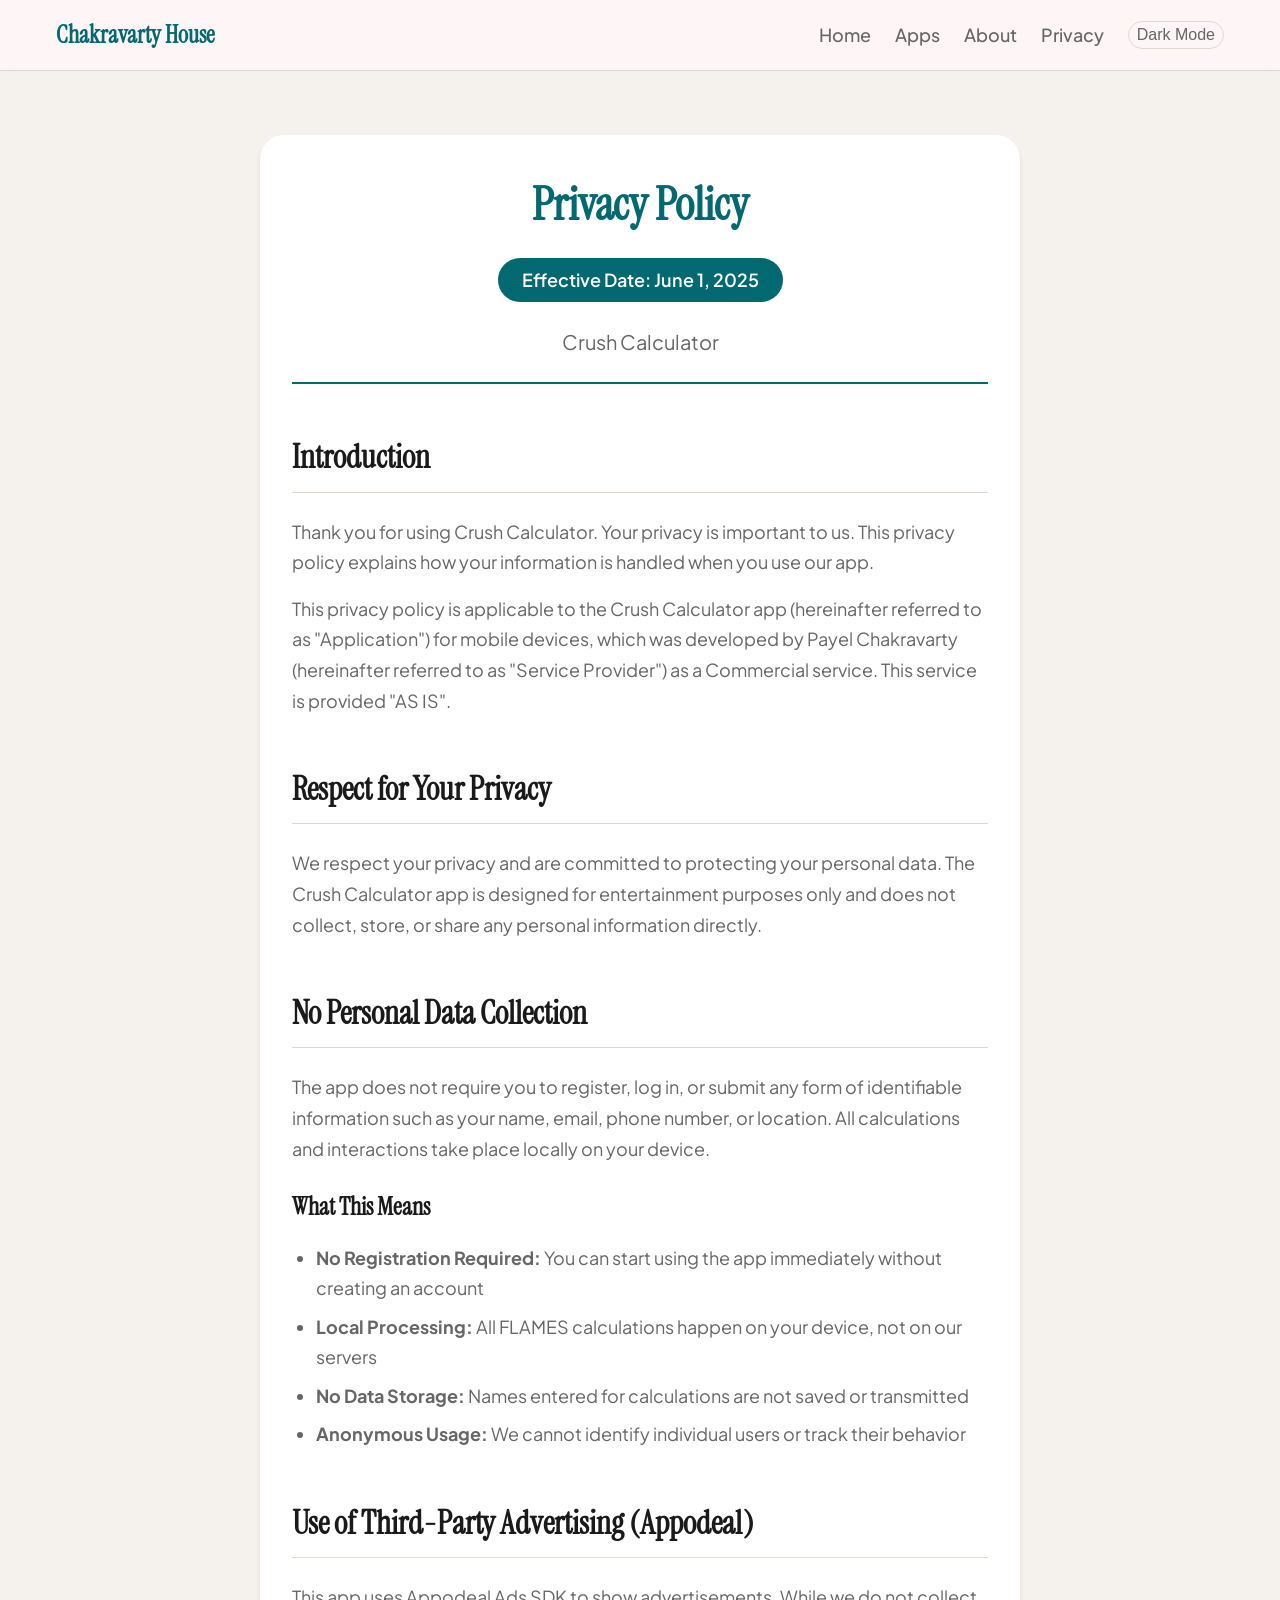
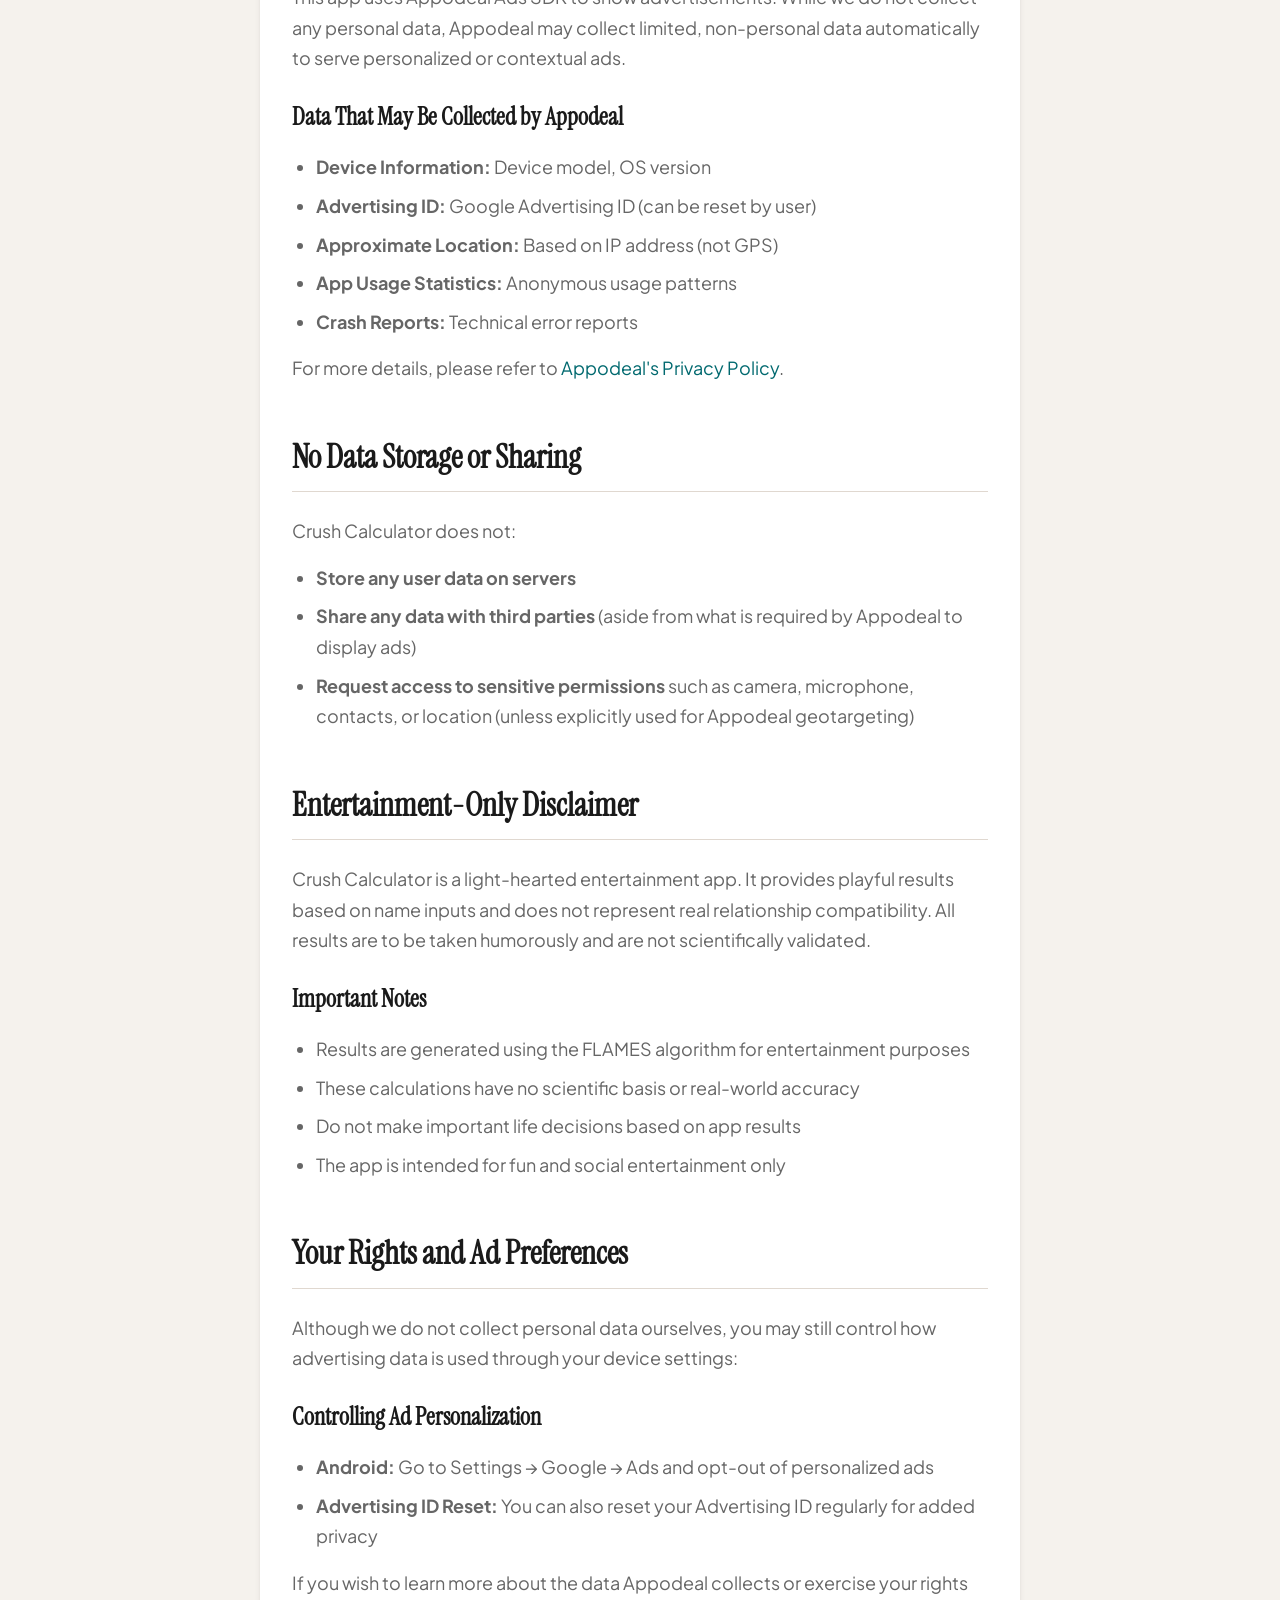
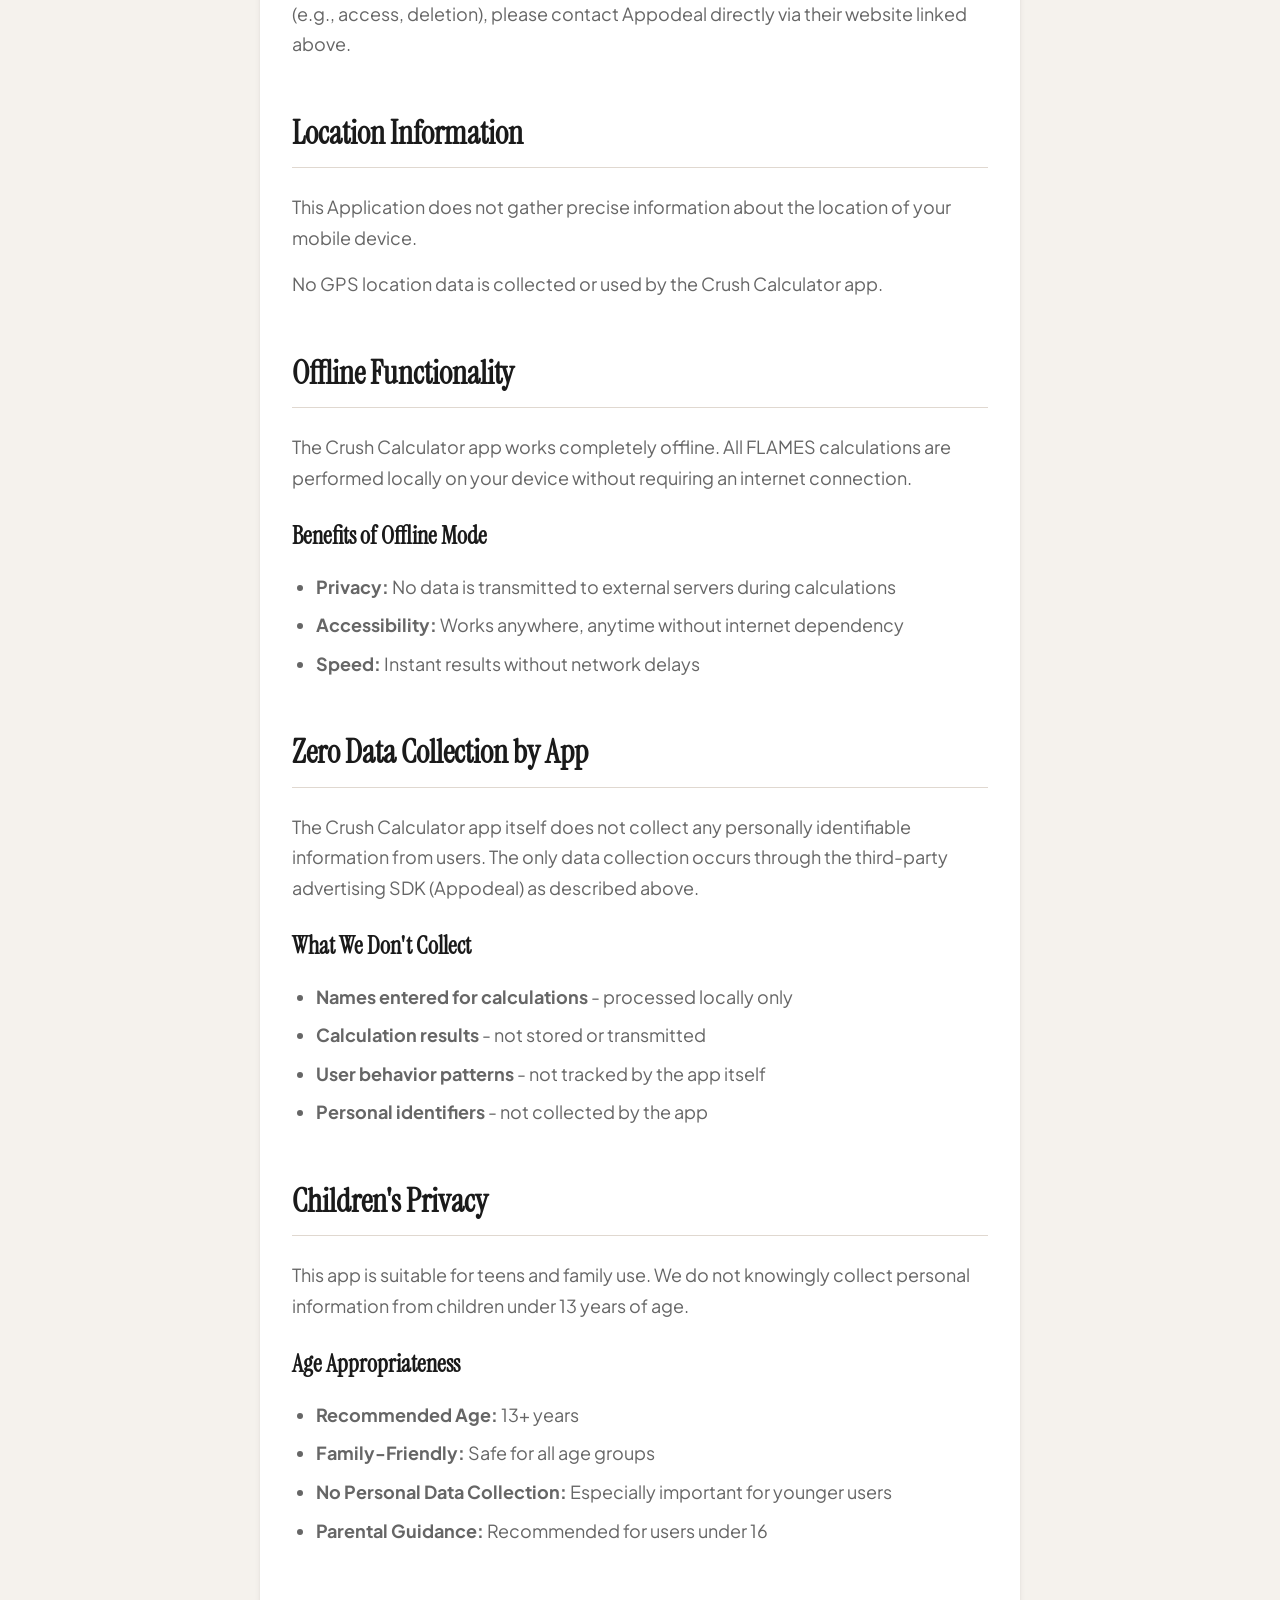
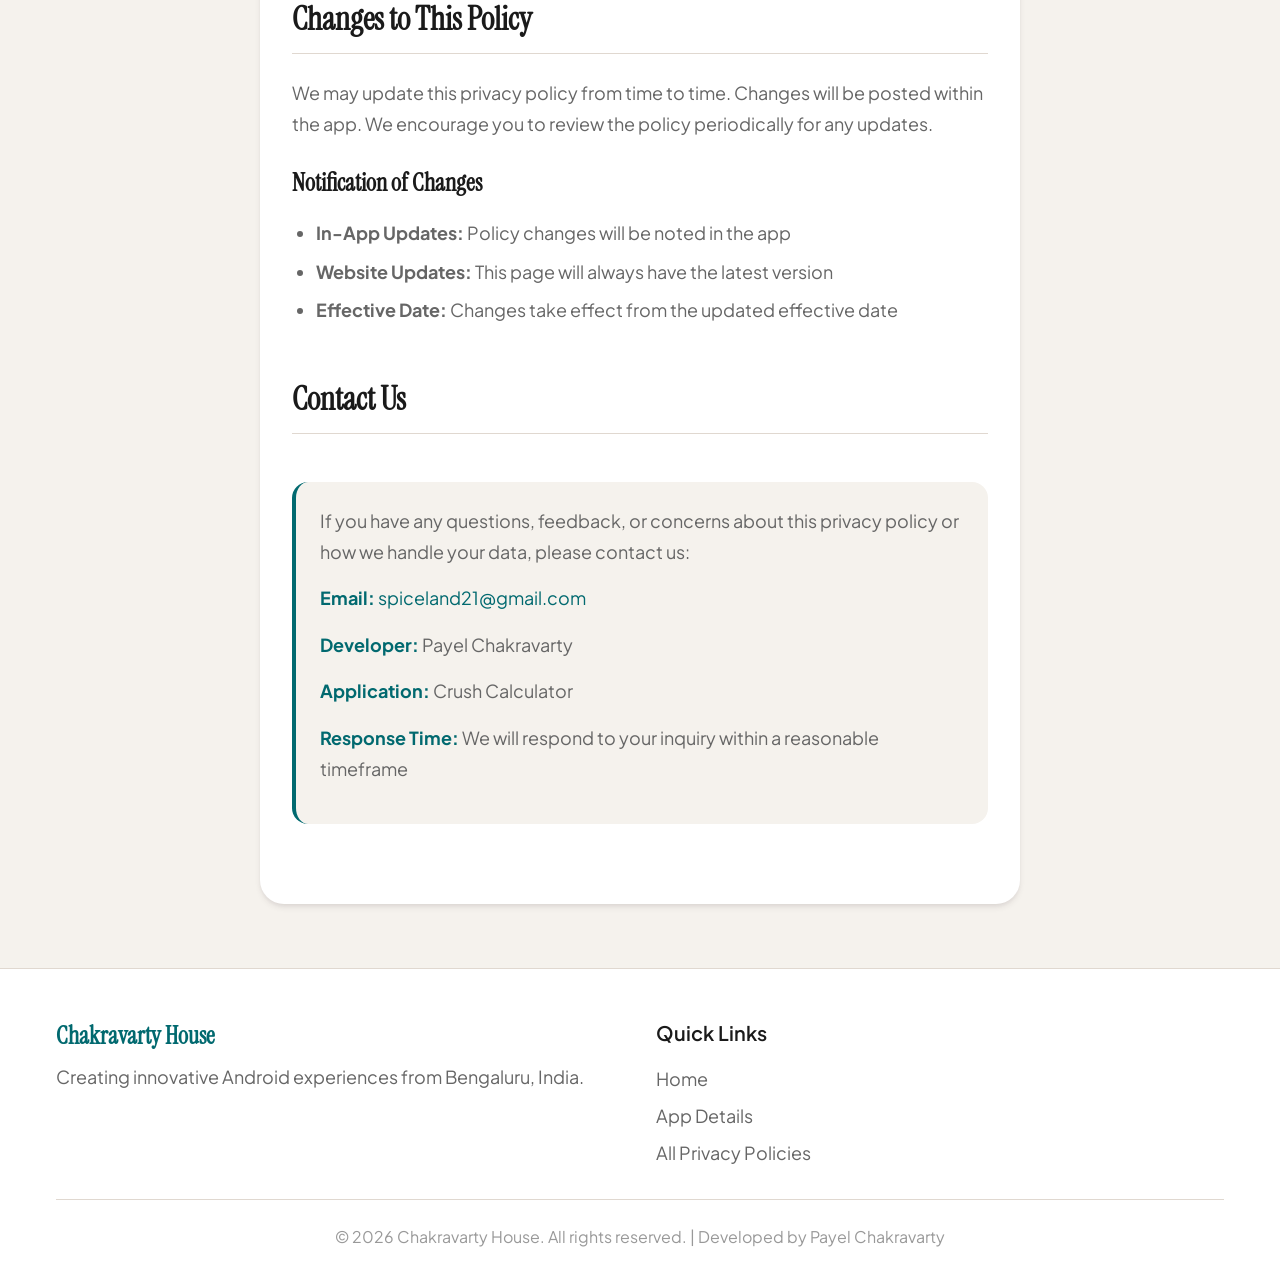
<file: privacy/crush-calculator.html>
<!--
  ╔════════════════════════════════════════════════════════╗
  ║  APP: Crush Calculator                                   ║
  ║  SLUG: crush-calculator                                 ║
  ║  App Page:     apps/crush-calculator.html             ║
  ║  Privacy Page: privacy/crush-calculator.html          ║
  ║  To add a new app:                                      ║
  ║  1. Copy apps/crush-calculator.html                    ║
  ║  2. Replace all content sections                         ║
  ║  3. Copy privacy/crush-calculator.html                 ║
  ║  4. Update policy text and effective date                ║
  ║  5. Add card to privacy-policy.html hub                  ║
  ║  6. Add detail card to apps.html                         ║
  ╚════════════════════════════════════════════════════════╝
-->
<!DOCTYPE html>
<html lang="en">
<head>
    <meta charset="UTF-8">
    <meta name="viewport" content="width=device-width, initial-scale=1.0">
    <title>Privacy Policy - Crush Calculator</title>
    <meta name="description" content="Privacy policy for Crush Calculator app. Learn how we protect your privacy and handle your data responsibly.">
    <meta name="robots" content="noindex, follow">
    
    <!-- Favicon -->
    <link rel="icon" type="image/svg+xml" href="data:image/svg+xml,<svg xmlns='http://www.w3.org/2000/svg' viewBox='0 0 100 100'><text y='.9em' font-size='90'>CC</text></svg>">
    
    <!-- CSS -->
    <link rel="stylesheet" href="../assets/style.css">
    
    <!-- Preconnect to Google Fonts -->
    <link rel="preconnect" href="https://fonts.googleapis.com">
    <link rel="preconnect" href="https://fonts.gstatic.com" crossorigin>
    
    <style>
        .privacy-container {
            max-width: 760px;
            margin: 0 auto;
            padding: var(--space-xl);
            background-color: var(--color-surface-elevated);
            border-radius: var(--radius-xl);
            box-shadow: var(--shadow-md);
        }
        
        .privacy-header {
            text-align: center;
            margin-bottom: var(--space-2xl);
            padding-bottom: var(--space-lg);
            border-bottom: 2px solid var(--color-primary);
        }
        
        .privacy-header h1 {
            font-family: var(--font-heading);
            font-size: var(--text-3xl);
            color: var(--color-primary);
            margin-bottom: var(--space-md);
        }
        
        .effective-date {
            display: inline-block;
            background-color: var(--color-primary);
            color: white;
            padding: var(--space-sm) var(--space-lg);
            border-radius: var(--radius-full);
            font-weight: 600;
            margin-bottom: var(--space-lg);
        }
        
        .privacy-section {
            margin-bottom: var(--space-2xl);
        }
        
        .privacy-section h2 {
            font-family: var(--font-heading);
            font-size: var(--text-2xl);
            color: var(--color-text-primary);
            margin-bottom: var(--space-lg);
            border-bottom: 1px solid var(--color-border);
            padding-bottom: var(--space-sm);
        }
        
        .privacy-section h3 {
            font-family: var(--font-heading);
            font-size: var(--text-xl);
            color: var(--color-text-primary);
            margin: var(--space-lg) 0 var(--space-md);
        }
        
        .privacy-section p,
        .privacy-section ul {
            color: var(--color-text-secondary);
            line-height: 1.7;
            margin-bottom: var(--space-md);
        }
        
        .privacy-section ul {
            padding-left: var(--space-lg);
        }
        
        .privacy-section li {
            margin-bottom: var(--space-sm);
        }
        
        .contact-info {
            background-color: var(--color-surface);
            padding: var(--space-lg);
            border-radius: var(--radius-lg);
            margin-top: var(--space-2xl);
            border-left: 4px solid var(--color-primary);
        }
        
        .contact-info strong {
            color: var(--color-primary);
        }
        
        @media (max-width: 768px) {
            .privacy-container {
                margin: var(--space-md);
                padding: var(--space-lg);
            }
        }
    </style>
</head>
<body>
    <!-- Header -->
    <header class="header">
        <div class="container">
            <div class="header-content">
                <div class="logo">Chakravarty House</div>
                
                <nav class="nav">
                    <a href="../index.html" class="nav-link">Home</a>
                    <a href="../apps.html" class="nav-link">Apps</a>
                    <a href="../about.html" class="nav-link">About</a>
                    <a href="../privacy-policy.html" class="nav-link">Privacy</a>
                    <button class="theme-toggle" aria-label="Toggle theme">Dark Mode</button>
                </nav>
                
                <button class="menu-toggle" aria-label="Toggle menu">
                    <span></span>
                    <span></span>
                    <span></span>
                </button>
            </div>
        </div>
    </header>

    <!-- Main Content -->
    <main class="section">
        <div class="privacy-container">
            <!-- Header -->
            <div class="privacy-header">
                <h1>Privacy Policy</h1>
                <div class="effective-date">Effective Date: June 1, 2025</div>
                <p style="color: var(--color-text-secondary); text-align: center; font-size: var(--text-lg);">Crush Calculator</p>
            </div>

            <!-- Introduction -->
            <div class="privacy-section">
                <h2>Introduction</h2>
                <p>Thank you for using Crush Calculator. Your privacy is important to us. This privacy policy explains how your information is handled when you use our app.</p>
                <p>This privacy policy is applicable to the Crush Calculator app (hereinafter referred to as "Application") for mobile devices, which was developed by Payel Chakravarty (hereinafter referred to as "Service Provider") as a Commercial service. This service is provided "AS IS".</p>
            </div>

            <!-- Respect for Privacy -->
            <div class="privacy-section">
                <h2>Respect for Your Privacy</h2>
                <p>We respect your privacy and are committed to protecting your personal data. The Crush Calculator app is designed for entertainment purposes only and does not collect, store, or share any personal information directly.</p>
            </div>

            <!-- No Personal Data Collection -->
            <div class="privacy-section">
                <h2>No Personal Data Collection</h2>
                <p>The app does not require you to register, log in, or submit any form of identifiable information such as your name, email, phone number, or location. All calculations and interactions take place locally on your device.</p>
                
                <h3>What This Means</h3>
                <ul>
                    <li><strong>No Registration Required:</strong> You can start using the app immediately without creating an account</li>
                    <li><strong>Local Processing:</strong> All FLAMES calculations happen on your device, not on our servers</li>
                    <li><strong>No Data Storage:</strong> Names entered for calculations are not saved or transmitted</li>
                    <li><strong>Anonymous Usage:</strong> We cannot identify individual users or track their behavior</li>
                </ul>
            </div>

            <!-- Third-Party Advertising -->
            <div class="privacy-section">
                <h2>Use of Third-Party Advertising (Appodeal)</h2>
                <p>This app uses Appodeal Ads SDK to show advertisements. While we do not collect any personal data, Appodeal may collect limited, non-personal data automatically to serve personalized or contextual ads.</p>
                
                <h3>Data That May Be Collected by Appodeal</h3>
                <ul>
                    <li><strong>Device Information:</strong> Device model, OS version</li>
                    <li><strong>Advertising ID:</strong> Google Advertising ID (can be reset by user)</li>
                    <li><strong>Approximate Location:</strong> Based on IP address (not GPS)</li>
                    <li><strong>App Usage Statistics:</strong> Anonymous usage patterns</li>
                    <li><strong>Crash Reports:</strong> Technical error reports</li>
                </ul>
                
                <p>For more details, please refer to <a href="https://www.appodeal.com/home/privacy-policy/" target="_blank" rel="noopener">Appodeal's Privacy Policy</a>.</p>
            </div>

            <!-- No Data Storage or Sharing -->
            <div class="privacy-section">
                <h2>No Data Storage or Sharing</h2>
                <p>Crush Calculator does not:</p>
                <ul>
                    <li><strong>Store any user data on servers</strong></li>
                    <li><strong>Share any data with third parties</strong> (aside from what is required by Appodeal to display ads)</li>
                    <li><strong>Request access to sensitive permissions</strong> such as camera, microphone, contacts, or location (unless explicitly used for Appodeal geotargeting)</li>
                </ul>
            </div>

            <!-- Entertainment-Only Disclaimer -->
            <div class="privacy-section">
                <h2>Entertainment-Only Disclaimer</h2>
                <p>Crush Calculator is a light-hearted entertainment app. It provides playful results based on name inputs and does not represent real relationship compatibility. All results are to be taken humorously and are not scientifically validated.</p>
                
                <h3>Important Notes</h3>
                <ul>
                    <li>Results are generated using the FLAMES algorithm for entertainment purposes</li>
                    <li>These calculations have no scientific basis or real-world accuracy</li>
                    <li>Do not make important life decisions based on app results</li>
                    <li>The app is intended for fun and social entertainment only</li>
                </ul>
            </div>

            <!-- Your Rights and Ad Preferences -->
            <div class="privacy-section">
                <h2>Your Rights and Ad Preferences</h2>
                <p>Although we do not collect personal data ourselves, you may still control how advertising data is used through your device settings:</p>
                
                <h3>Controlling Ad Personalization</h3>
                <ul>
                    <li><strong>Android:</strong> Go to Settings → Google → Ads and opt-out of personalized ads</li>
                    <li><strong>Advertising ID Reset:</strong> You can also reset your Advertising ID regularly for added privacy</li>
                </ul>
                
                <p>If you wish to learn more about the data Appodeal collects or exercise your rights (e.g., access, deletion), please contact Appodeal directly via their website linked above.</p>
            </div>

            <!-- Location Information -->
            <div class="privacy-section">
                <h2>Location Information</h2>
                <p>This Application does not gather precise information about the location of your mobile device.</p>
                <p>No GPS location data is collected or used by the Crush Calculator app.</p>
            </div>

            <!-- Offline Functionality -->
            <div class="privacy-section">
                <h2>Offline Functionality</h2>
                <p>The Crush Calculator app works completely offline. All FLAMES calculations are performed locally on your device without requiring an internet connection.</p>
                
                <h3>Benefits of Offline Mode</h3>
                <ul>
                    <li><strong>Privacy:</strong> No data is transmitted to external servers during calculations</li>
                    <li><strong>Accessibility:</strong> Works anywhere, anytime without internet dependency</li>
                    <li><strong>Speed:</strong> Instant results without network delays</li>
                </ul>
            </div>

            <!-- Zero Data Collection -->
            <div class="privacy-section">
                <h2>Zero Data Collection by App</h2>
                <p>The Crush Calculator app itself does not collect any personally identifiable information from users. The only data collection occurs through the third-party advertising SDK (Appodeal) as described above.</p>
                
                <h3>What We Don't Collect</h3>
                <ul>
                    <li><strong>Names entered for calculations</strong> - processed locally only</li>
                    <li><strong>Calculation results</strong> - not stored or transmitted</li>
                    <li><strong>User behavior patterns</strong> - not tracked by the app itself</li>
                    <li><strong>Personal identifiers</strong> - not collected by the app</li>
                </ul>
            </div>

            <!-- Children's Privacy -->
            <div class="privacy-section">
                <h2>Children's Privacy</h2>
                <p>This app is suitable for teens and family use. We do not knowingly collect personal information from children under 13 years of age.</p>
                
                <h3>Age Appropriateness</h3>
                <ul>
                    <li><strong>Recommended Age:</strong> 13+ years</li>
                    <li><strong>Family-Friendly:</strong> Safe for all age groups</li>
                    <li><strong>No Personal Data Collection:</strong> Especially important for younger users</li>
                    <li><strong>Parental Guidance:</strong> Recommended for users under 16</li>
                </ul>
            </div>

            <!-- Changes to This Policy -->
            <div class="privacy-section">
                <h2>Changes to This Policy</h2>
                <p>We may update this privacy policy from time to time. Changes will be posted within the app. We encourage you to review the policy periodically for any updates.</p>
                
                <h3>Notification of Changes</h3>
                <ul>
                    <li><strong>In-App Updates:</strong> Policy changes will be noted in the app</li>
                    <li><strong>Website Updates:</strong> This page will always have the latest version</li>
                    <li><strong>Effective Date:</strong> Changes take effect from the updated effective date</li>
                </ul>
            </div>

            <!-- Contact Information -->
            <div class="privacy-section">
                <h2>Contact Us</h2>
                <div class="contact-info">
                    <p>If you have any questions, feedback, or concerns about this privacy policy or how we handle your data, please contact us:</p>
                    <p><strong>Email:</strong> <a href="mailto:spiceland21@gmail.com">spiceland21@gmail.com</a></p>
                    <p><strong>Developer:</strong> Payel Chakravarty</p>
                    <p><strong>Application:</strong> Crush Calculator</p>
                    <p><strong>Response Time:</strong> We will respond to your inquiry within a reasonable timeframe</p>
                </div>
            </div>
        </div>
    </main>

    <!-- Footer -->
    <footer class="footer">
        <div class="container">
            <div class="footer-content">
                <div class="footer-brand">
                    <h3>Chakravarty House</h3>
                    <p>Creating innovative Android experiences from Bengaluru, India.</p>
                </div>
                
                <div class="footer-nav">
                    <h4>Quick Links</h4>
                    <ul class="footer-nav-list">
                        <li class="footer-nav-item"><a href="../index.html" class="footer-nav-link">Home</a></li>
                        <li class="footer-nav-item"><a href="../apps/crush-calculator.html" class="footer-nav-link">App Details</a></li>
                        <li class="footer-nav-item"><a href="../privacy-policy.html" class="footer-nav-link">All Privacy Policies</a></li>
                    </ul>
                </div>
            </div>
            
            <div class="footer-bottom">
                <p>&copy; 2026 Chakravarty House. All rights reserved. | Developed by Payel Chakravarty</p>
            </div>
        </div>
    </footer>

    <!-- JavaScript -->
    <script src="../assets/main.js"></script>
</body>
</html>
</file>
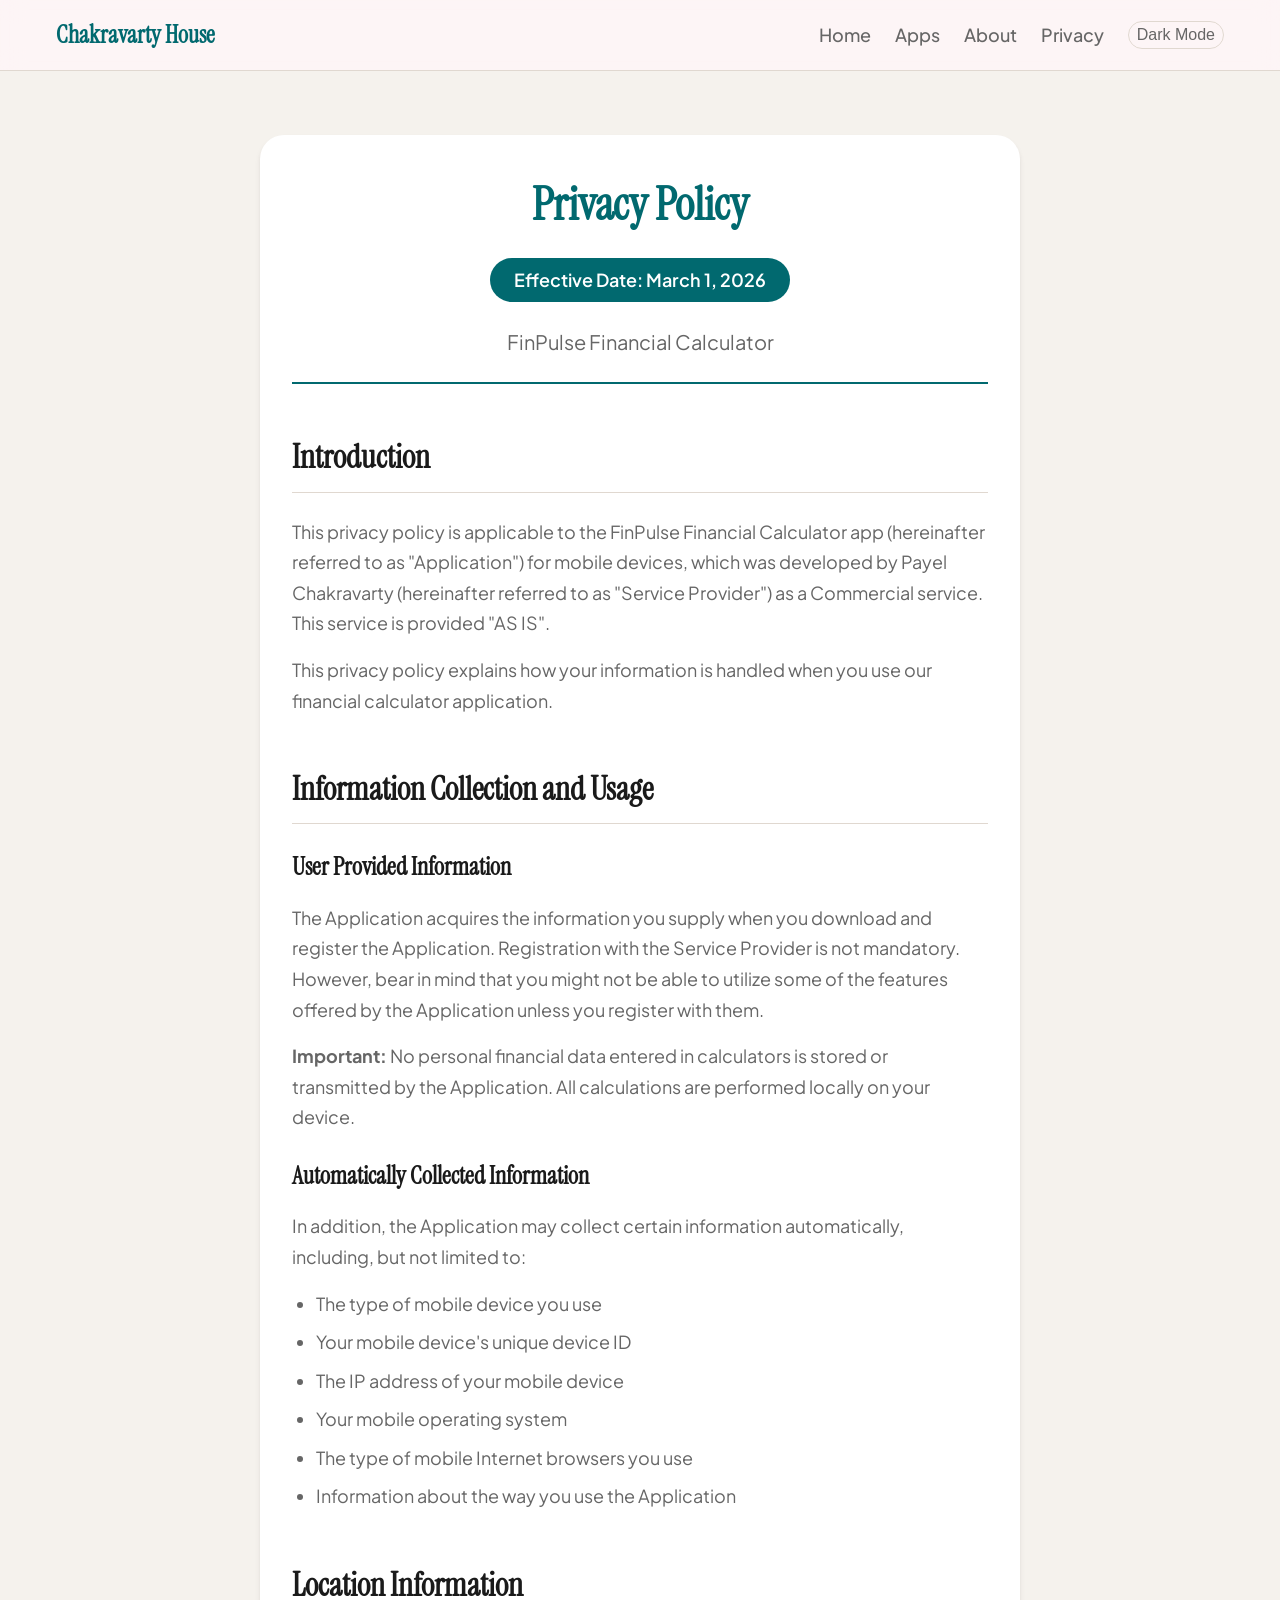
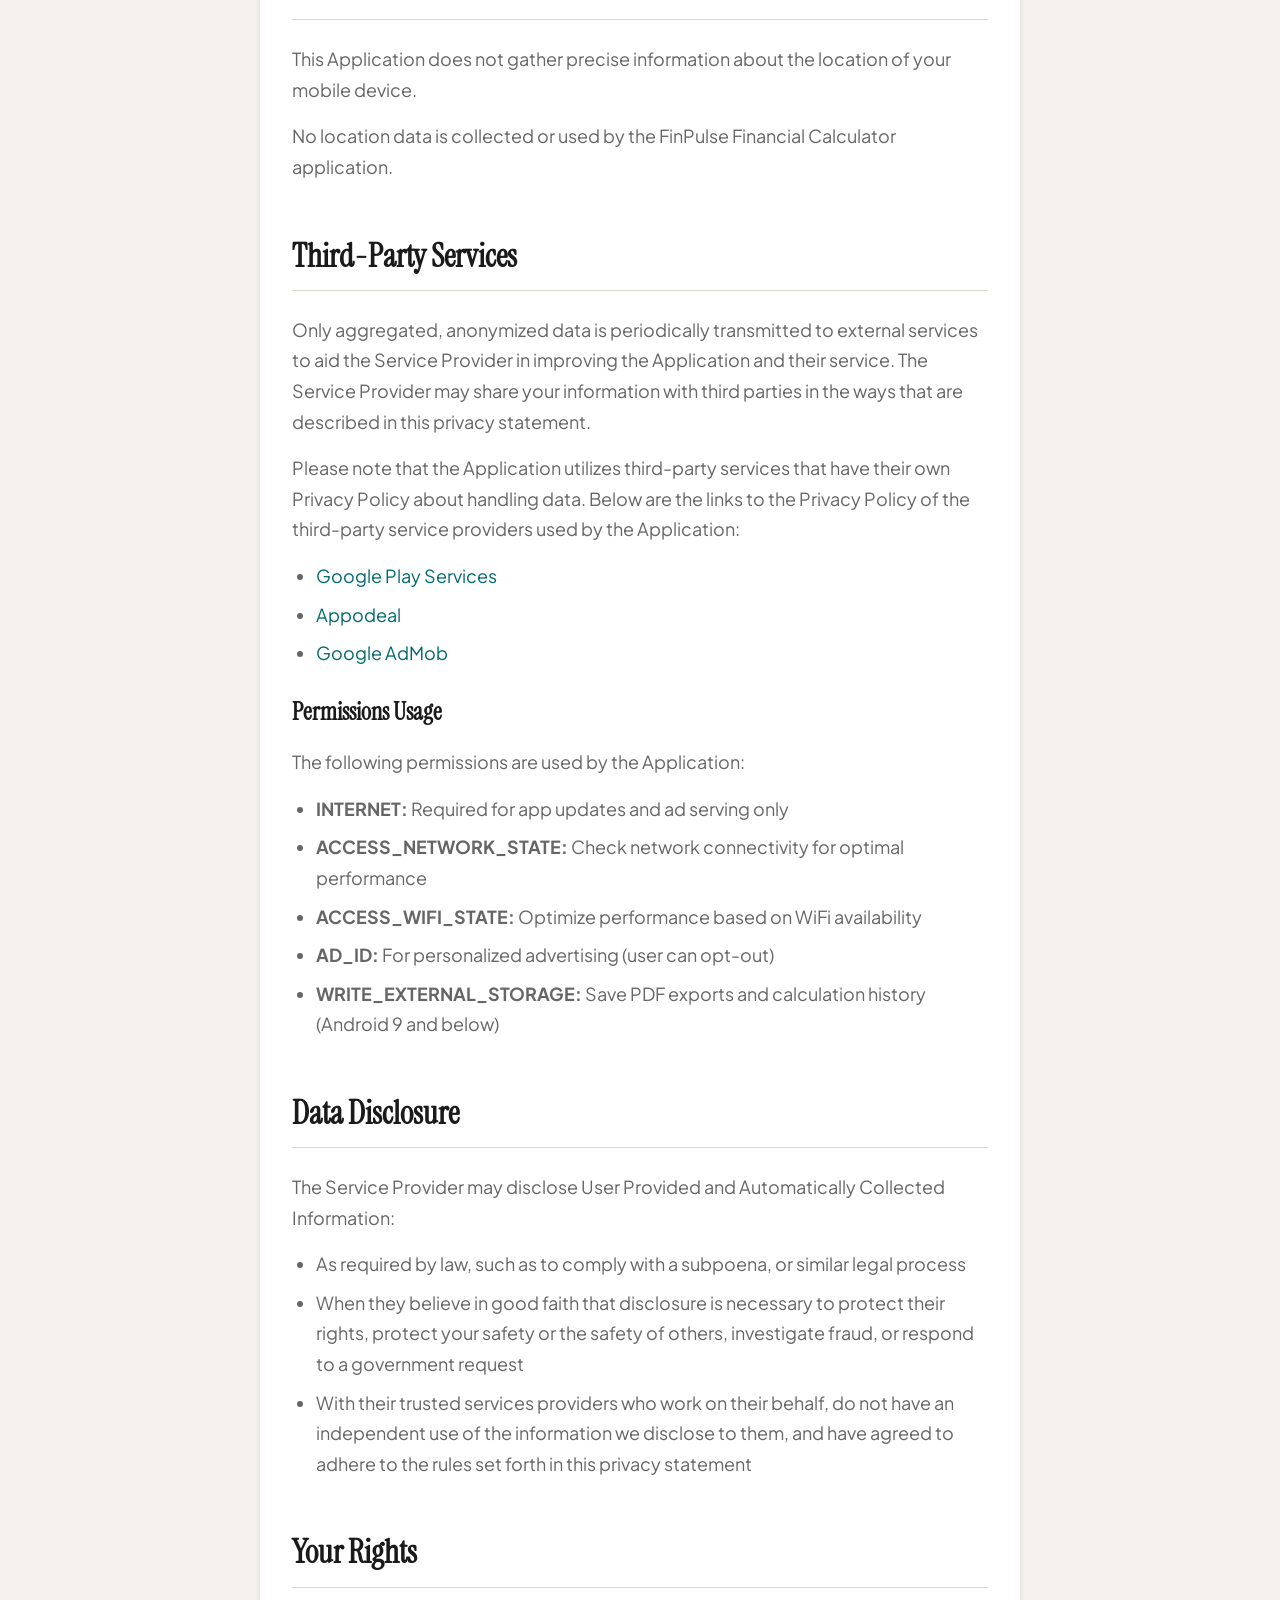
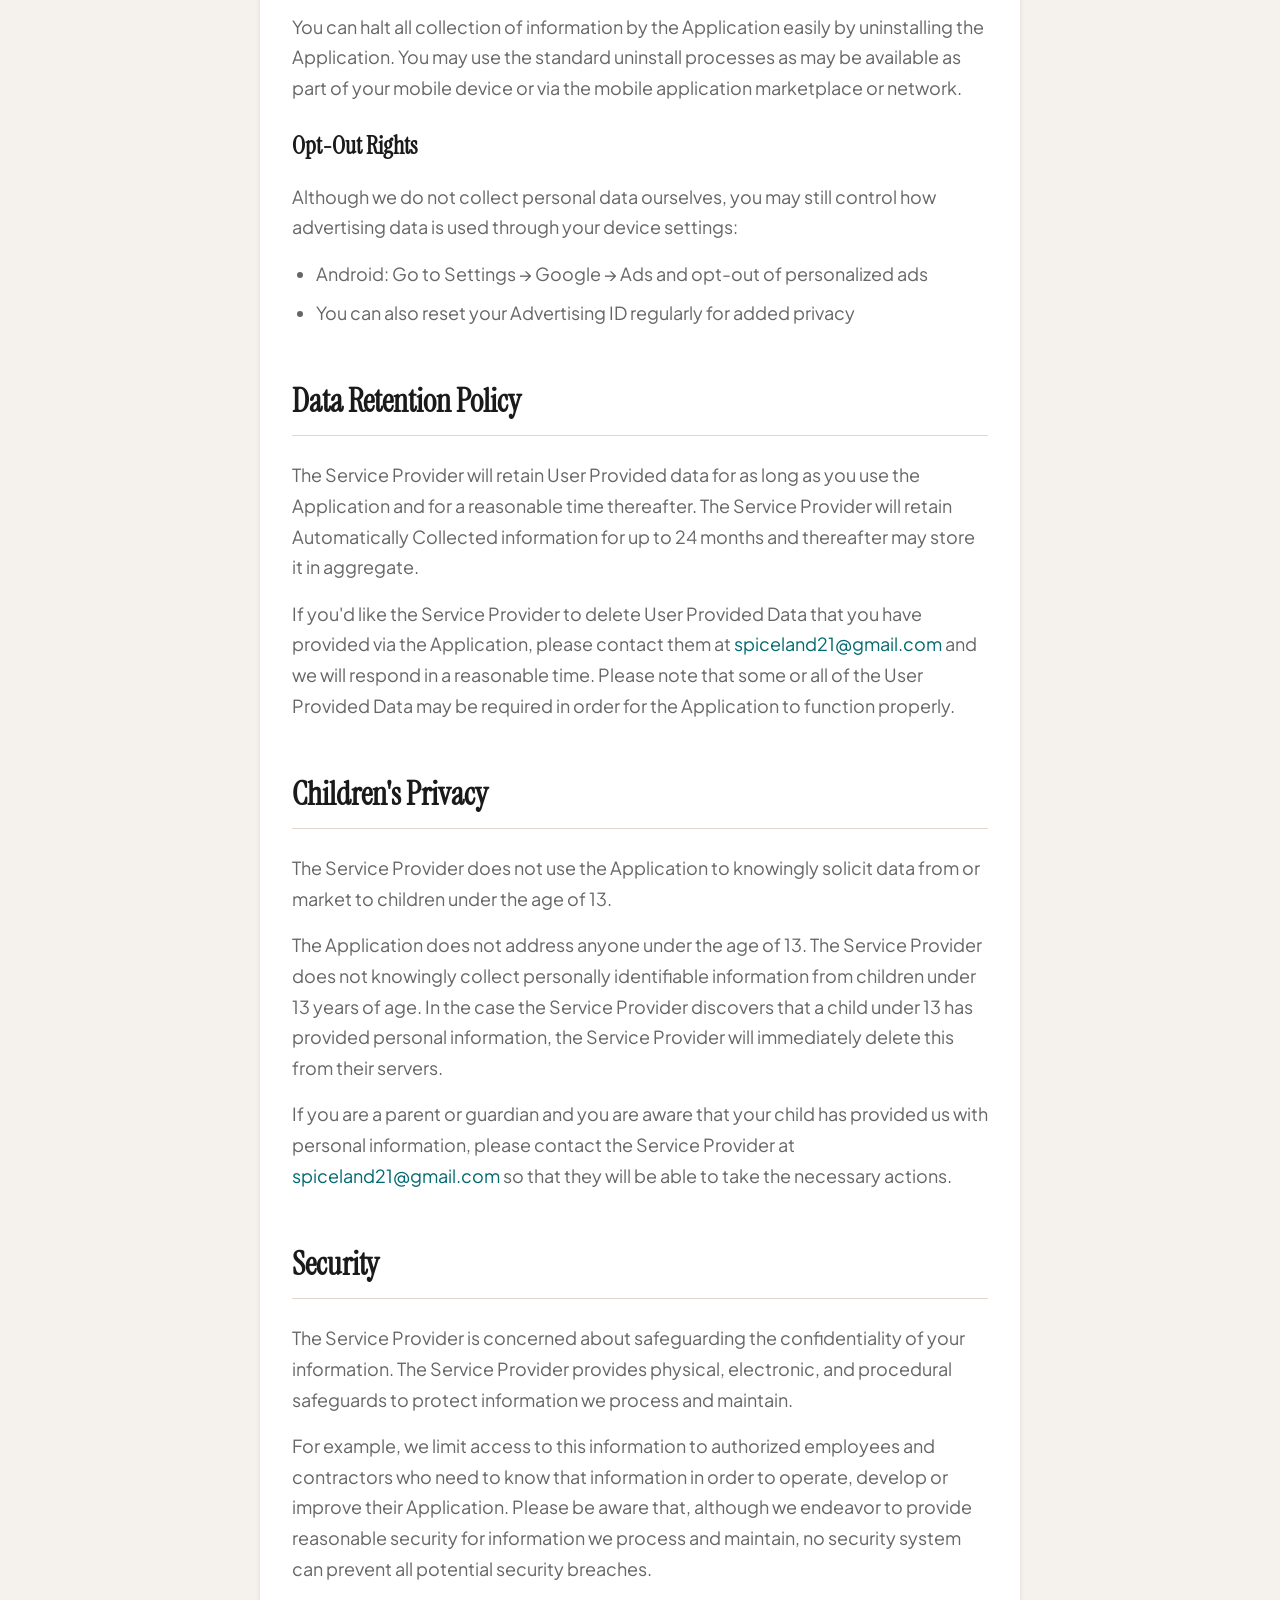
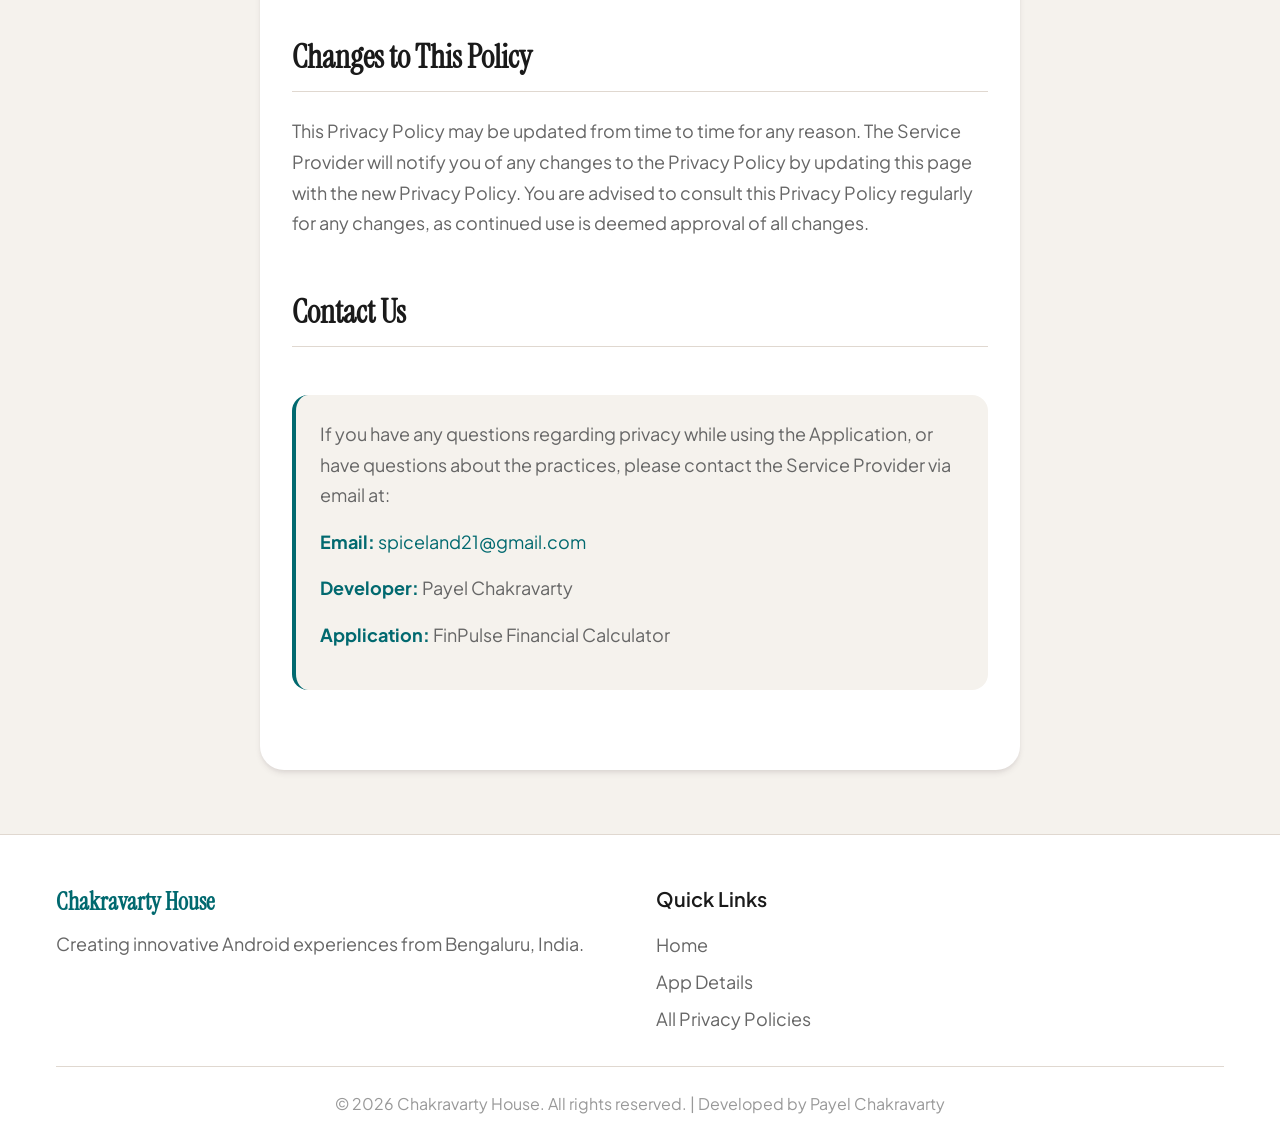
<file: privacy/finpulse-financial-calculator.html>
<!--
  ╔════════════════════════════════════════════════════════╗
  ║  APP: FinPulse Financial Calculator                        ║
  ║  SLUG: finpulse-financial-calculator                     ║
  ║  App Page:     apps/finpulse-financial-calculator.html     ║
  ║  Privacy Page: privacy/finpulse-financial-calculator.html  ║
  ║  To add a new app:                                      ║
  ║  1. Copy apps/finpulse-financial-calculator.html          ║
  ║  2. Replace all content sections                         ║
  ║  3. Copy privacy/finpulse-financial-calculator.html      ║
  ║  4. Update policy text and effective date                ║
  ║  5. Add card to privacy-policy.html hub                  ║
  ║  6. Add detail card to apps.html                         ║
  ╚════════════════════════════════════════════════════════╝
-->
<!DOCTYPE html>
<html lang="en">
<head>
    <meta charset="UTF-8">
    <meta name="viewport" content="width=device-width, initial-scale=1.0">
    <title>Privacy Policy - FinPulse Financial Calculator</title>
    <meta name="description" content="Privacy policy for FinPulse Financial Calculator app. Learn how we handle your data and protect your privacy.">
    <meta name="robots" content="noindex, follow">
    
    <!-- Favicon -->
    <link rel="icon" type="image/svg+xml" href="data:image/svg+xml,<svg xmlns='http://www.w3.org/2000/svg' viewBox='0 0 100 100'><text y='.9em' font-size='90'>FP</text></svg>">
    
    <!-- CSS -->
    <link rel="stylesheet" href="../assets/style.css">
    
    <!-- Preconnect to Google Fonts -->
    <link rel="preconnect" href="https://fonts.googleapis.com">
    <link rel="preconnect" href="https://fonts.gstatic.com" crossorigin>
    
    <style>
        .privacy-container {
            max-width: 760px;
            margin: 0 auto;
            padding: var(--space-xl);
            background-color: var(--color-surface-elevated);
            border-radius: var(--radius-xl);
            box-shadow: var(--shadow-md);
        }
        
        .privacy-header {
            text-align: center;
            margin-bottom: var(--space-2xl);
            padding-bottom: var(--space-lg);
            border-bottom: 2px solid var(--color-primary);
        }
        
        .privacy-header h1 {
            font-family: var(--font-heading);
            font-size: var(--text-3xl);
            color: var(--color-primary);
            margin-bottom: var(--space-md);
        }
        
        .effective-date {
            display: inline-block;
            background-color: var(--color-primary);
            color: white;
            padding: var(--space-sm) var(--space-lg);
            border-radius: var(--radius-full);
            font-weight: 600;
            margin-bottom: var(--space-lg);
        }
        
        .privacy-section {
            margin-bottom: var(--space-2xl);
        }
        
        .privacy-section h2 {
            font-family: var(--font-heading);
            font-size: var(--text-2xl);
            color: var(--color-text-primary);
            margin-bottom: var(--space-lg);
            border-bottom: 1px solid var(--color-border);
            padding-bottom: var(--space-sm);
        }
        
        .privacy-section h3 {
            font-family: var(--font-heading);
            font-size: var(--text-xl);
            color: var(--color-text-primary);
            margin: var(--space-lg) 0 var(--space-md);
        }
        
        .privacy-section p,
        .privacy-section ul {
            color: var(--color-text-secondary);
            line-height: 1.7;
            margin-bottom: var(--space-md);
        }
        
        .privacy-section ul {
            padding-left: var(--space-lg);
        }
        
        .privacy-section li {
            margin-bottom: var(--space-sm);
        }
        
        .contact-info {
            background-color: var(--color-surface);
            padding: var(--space-lg);
            border-radius: var(--radius-lg);
            margin-top: var(--space-2xl);
            border-left: 4px solid var(--color-primary);
        }
        
        .contact-info strong {
            color: var(--color-primary);
        }
        
        @media (max-width: 768px) {
            .privacy-container {
                margin: var(--space-md);
                padding: var(--space-lg);
            }
        }
    </style>
</head>
<body>
    <!-- Header -->
    <header class="header">
        <div class="container">
            <div class="header-content">
                <div class="logo">Chakravarty House</div>
                
                <nav class="nav">
                    <a href="../index.html" class="nav-link">Home</a>
                    <a href="../apps.html" class="nav-link">Apps</a>
                    <a href="../about.html" class="nav-link">About</a>
                    <a href="../privacy-policy.html" class="nav-link">Privacy</a>
                    <button class="theme-toggle" aria-label="Toggle theme">Dark Mode</button>
                </nav>
                
                <button class="menu-toggle" aria-label="Toggle menu">
                    <span></span>
                    <span></span>
                    <span></span>
                </button>
            </div>
        </div>
    </header>

    <!-- Main Content -->
    <main class="section">
        <div class="privacy-container">
            <!-- Header -->
            <div class="privacy-header">
                <h1>Privacy Policy</h1>
                <div class="effective-date">Effective Date: March 1, 2026</div>
                <p style="color: var(--color-text-secondary); text-align: center; font-size: var(--text-lg);">FinPulse Financial Calculator</p>
            </div>

            <!-- Introduction -->
            <div class="privacy-section">
                <h2>Introduction</h2>
                <p>This privacy policy is applicable to the FinPulse Financial Calculator app (hereinafter referred to as "Application") for mobile devices, which was developed by Payel Chakravarty (hereinafter referred to as "Service Provider") as a Commercial service. This service is provided "AS IS".</p>
                <p>This privacy policy explains how your information is handled when you use our financial calculator application.</p>
            </div>

            <!-- Information Collection -->
            <div class="privacy-section">
                <h2>Information Collection and Usage</h2>
                
                <h3>User Provided Information</h3>
                <p>The Application acquires the information you supply when you download and register the Application. Registration with the Service Provider is not mandatory. However, bear in mind that you might not be able to utilize some of the features offered by the Application unless you register with them.</p>
                <p><strong>Important:</strong> No personal financial data entered in calculators is stored or transmitted by the Application. All calculations are performed locally on your device.</p>
                
                <h3>Automatically Collected Information</h3>
                <p>In addition, the Application may collect certain information automatically, including, but not limited to:</p>
                <ul>
                    <li>The type of mobile device you use</li>
                    <li>Your mobile device's unique device ID</li>
                    <li>The IP address of your mobile device</li>
                    <li>Your mobile operating system</li>
                    <li>The type of mobile Internet browsers you use</li>
                    <li>Information about the way you use the Application</li>
                </ul>
            </div>

            <!-- Location Data -->
            <div class="privacy-section">
                <h2>Location Information</h2>
                <p>This Application does not gather precise information about the location of your mobile device.</p>
                <p>No location data is collected or used by the FinPulse Financial Calculator application.</p>
            </div>

            <!-- Third-Party Services -->
            <div class="privacy-section">
                <h2>Third-Party Services</h2>
                <p>Only aggregated, anonymized data is periodically transmitted to external services to aid the Service Provider in improving the Application and their service. The Service Provider may share your information with third parties in the ways that are described in this privacy statement.</p>
                
                <p>Please note that the Application utilizes third-party services that have their own Privacy Policy about handling data. Below are the links to the Privacy Policy of the third-party service providers used by the Application:</p>
                <ul>
                    <li><a href="https://www.google.com/policies/privacy/" target="_blank" rel="noopener">Google Play Services</a></li>
                    <li><a href="https://appodeal.com/privacy-policy/" target="_blank" rel="noopener">Appodeal</a></li>
                    <li><a href="https://support.google.com/admob/answer/6128543" target="_blank" rel="noopener">Google AdMob</a></li>
                </ul>
                
                <h3>Permissions Usage</h3>
                <p>The following permissions are used by the Application:</p>
                <ul>
                    <li><strong>INTERNET:</strong> Required for app updates and ad serving only</li>
                    <li><strong>ACCESS_NETWORK_STATE:</strong> Check network connectivity for optimal performance</li>
                    <li><strong>ACCESS_WIFI_STATE:</strong> Optimize performance based on WiFi availability</li>
                    <li><strong>AD_ID:</strong> For personalized advertising (user can opt-out)</li>
                    <li><strong>WRITE_EXTERNAL_STORAGE:</strong> Save PDF exports and calculation history (Android 9 and below)</li>
                </ul>
            </div>

            <!-- Data Disclosure -->
            <div class="privacy-section">
                <h2>Data Disclosure</h2>
                <p>The Service Provider may disclose User Provided and Automatically Collected Information:</p>
                <ul>
                    <li>As required by law, such as to comply with a subpoena, or similar legal process</li>
                    <li>When they believe in good faith that disclosure is necessary to protect their rights, protect your safety or the safety of others, investigate fraud, or respond to a government request</li>
                    <li>With their trusted services providers who work on their behalf, do not have an independent use of the information we disclose to them, and have agreed to adhere to the rules set forth in this privacy statement</li>
                </ul>
            </div>

            <!-- Your Rights -->
            <div class="privacy-section">
                <h2>Your Rights</h2>
                <p>You can halt all collection of information by the Application easily by uninstalling the Application. You may use the standard uninstall processes as may be available as part of your mobile device or via the mobile application marketplace or network.</p>
                
                <h3>Opt-Out Rights</h3>
                <p>Although we do not collect personal data ourselves, you may still control how advertising data is used through your device settings:</p>
                <ul>
                    <li>Android: Go to Settings → Google → Ads and opt-out of personalized ads</li>
                    <li>You can also reset your Advertising ID regularly for added privacy</li>
                </ul>
            </div>

            <!-- Data Retention -->
            <div class="privacy-section">
                <h2>Data Retention Policy</h2>
                <p>The Service Provider will retain User Provided data for as long as you use the Application and for a reasonable time thereafter. The Service Provider will retain Automatically Collected information for up to 24 months and thereafter may store it in aggregate.</p>
                
                <p>If you'd like the Service Provider to delete User Provided Data that you have provided via the Application, please contact them at <a href="mailto:spiceland21@gmail.com">spiceland21@gmail.com</a> and we will respond in a reasonable time. Please note that some or all of the User Provided Data may be required in order for the Application to function properly.</p>
            </div>

            <!-- Children's Privacy -->
            <div class="privacy-section">
                <h2>Children's Privacy</h2>
                <p>The Service Provider does not use the Application to knowingly solicit data from or market to children under the age of 13.</p>
                <p>The Application does not address anyone under the age of 13. The Service Provider does not knowingly collect personally identifiable information from children under 13 years of age. In the case the Service Provider discovers that a child under 13 has provided personal information, the Service Provider will immediately delete this from their servers.</p>
                
                <p>If you are a parent or guardian and you are aware that your child has provided us with personal information, please contact the Service Provider at <a href="mailto:spiceland21@gmail.com">spiceland21@gmail.com</a> so that they will be able to take the necessary actions.</p>
            </div>

            <!-- Security -->
            <div class="privacy-section">
                <h2>Security</h2>
                <p>The Service Provider is concerned about safeguarding the confidentiality of your information. The Service Provider provides physical, electronic, and procedural safeguards to protect information we process and maintain.</p>
                
                <p>For example, we limit access to this information to authorized employees and contractors who need to know that information in order to operate, develop or improve their Application. Please be aware that, although we endeavor to provide reasonable security for information we process and maintain, no security system can prevent all potential security breaches.</p>
            </div>

            <!-- Changes -->
            <div class="privacy-section">
                <h2>Changes to This Policy</h2>
                <p>This Privacy Policy may be updated from time to time for any reason. The Service Provider will notify you of any changes to the Privacy Policy by updating this page with the new Privacy Policy. You are advised to consult this Privacy Policy regularly for any changes, as continued use is deemed approval of all changes.</p>
            </div>

            <!-- Contact Information -->
            <div class="privacy-section">
                <h2>Contact Us</h2>
                <div class="contact-info">
                    <p>If you have any questions regarding privacy while using the Application, or have questions about the practices, please contact the Service Provider via email at:</p>
                    <p><strong>Email:</strong> <a href="mailto:spiceland21@gmail.com">spiceland21@gmail.com</a></p>
                    <p><strong>Developer:</strong> Payel Chakravarty</p>
                    <p><strong>Application:</strong> FinPulse Financial Calculator</p>
                </div>
            </div>
        </div>
    </main>

    <!-- Footer -->
    <footer class="footer">
        <div class="container">
            <div class="footer-content">
                <div class="footer-brand">
                    <h3>Chakravarty House</h3>
                    <p>Creating innovative Android experiences from Bengaluru, India.</p>
                </div>
                
                <div class="footer-nav">
                    <h4>Quick Links</h4>
                    <ul class="footer-nav-list">
                        <li class="footer-nav-item"><a href="../index.html" class="footer-nav-link">Home</a></li>
                        <li class="footer-nav-item"><a href="../apps/finpulse-financial-calculator.html" class="footer-nav-link">App Details</a></li>
                        <li class="footer-nav-item"><a href="../privacy-policy.html" class="footer-nav-link">All Privacy Policies</a></li>
                    </ul>
                </div>
            </div>
            
            <div class="footer-bottom">
                <p>&copy; 2026 Chakravarty House. All rights reserved. | Developed by Payel Chakravarty</p>
            </div>
        </div>
    </footer>

    <!-- JavaScript -->
    <script src="../assets/main.js"></script>
</body>
</html>
</file>
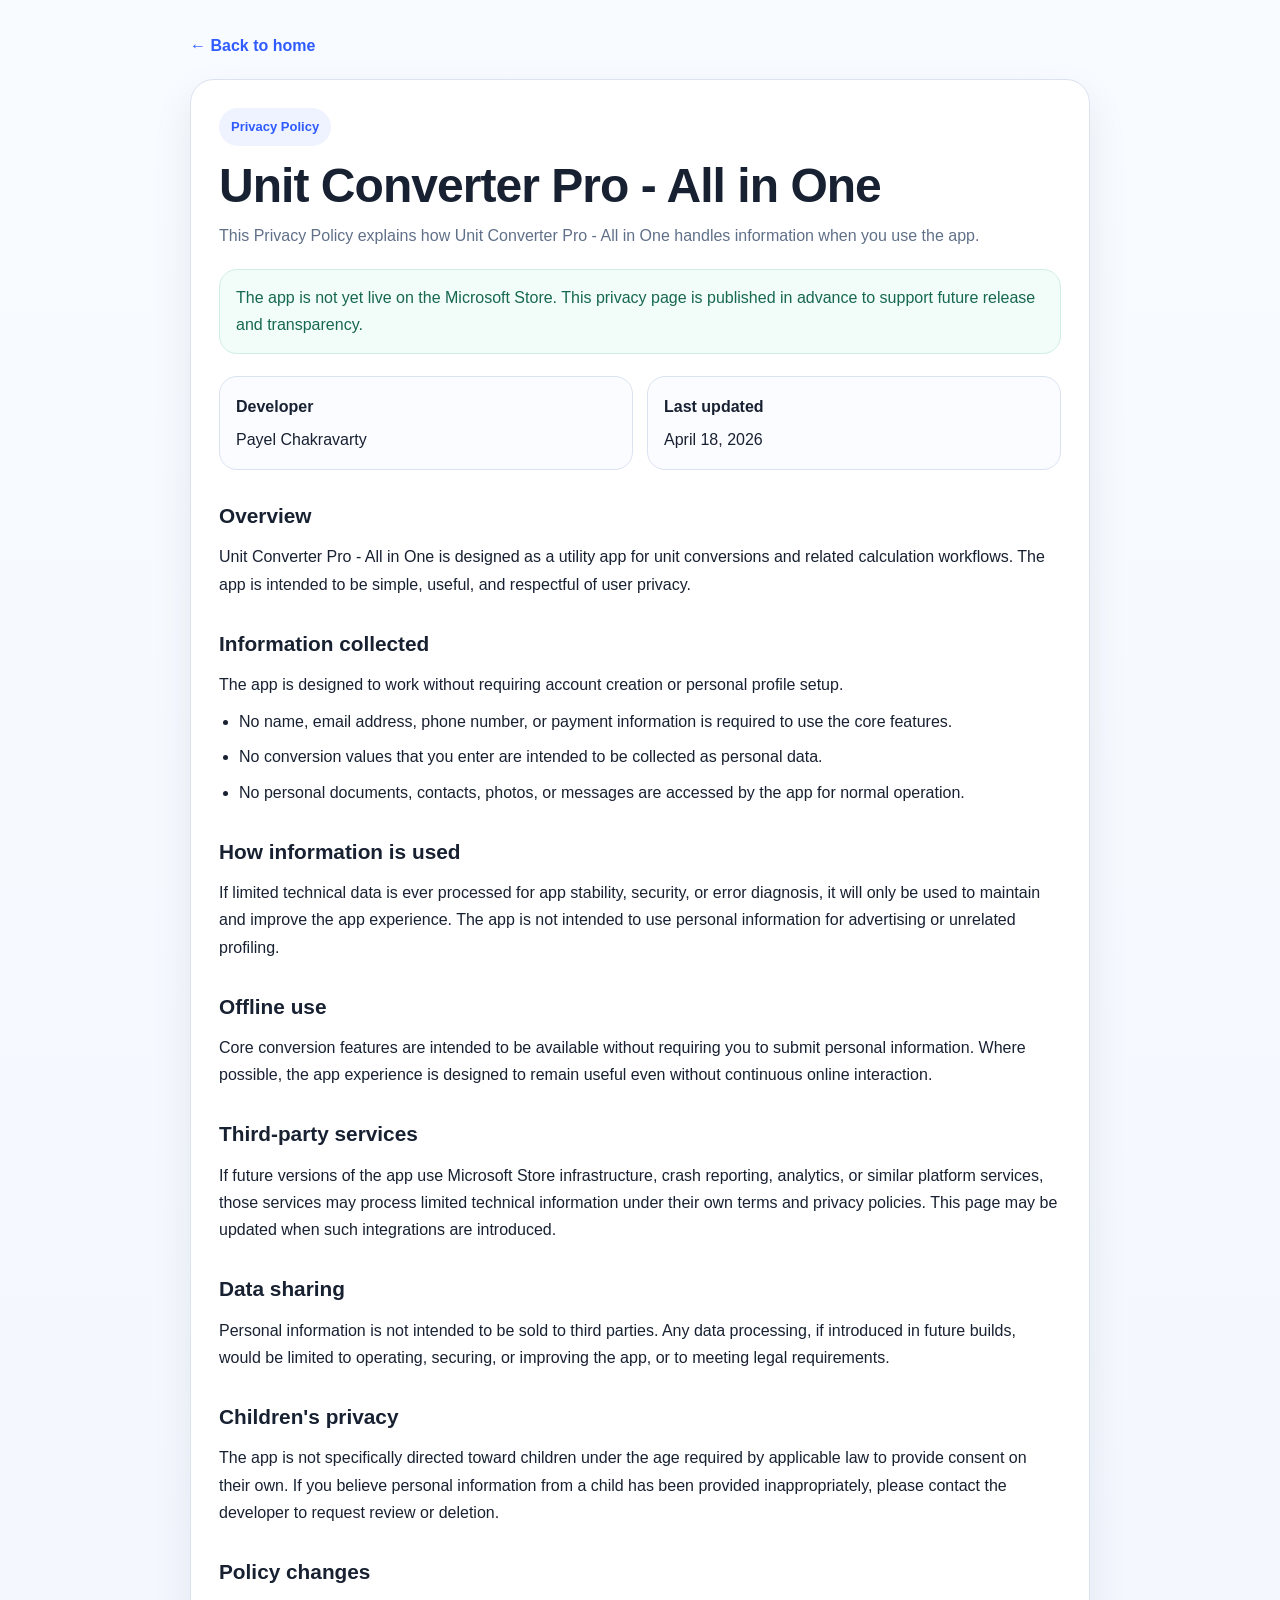
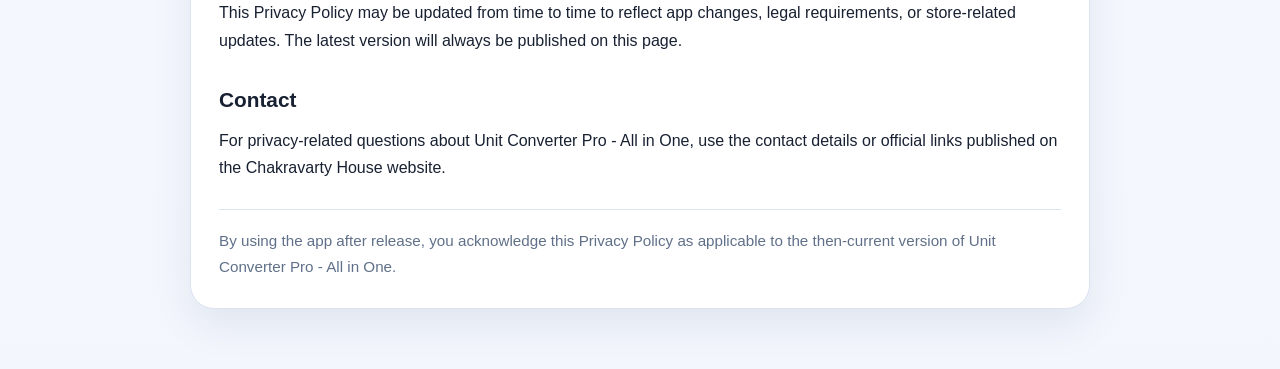
<file: privacy/privacy-unit-converter-allinone.html>
<!DOCTYPE html>
<html lang="en">
<head>
  <meta charset="UTF-8" />
  <meta name="viewport" content="width=device-width, initial-scale=1.0" />
  <title>Privacy Policy - Unit Converter Pro - All in One</title>
  <meta name="description" content="Privacy Policy for Unit Converter Pro - All in One by Payel Chakravarty." />
  <style>
    :root {
      --bg: #f6f8fc;
      --surface: #ffffff;
      --text: #182132;
      --muted: #607089;
      --primary: #2f5bff;
      --border: #dbe3f0;
      --success: #0f8a6b;
      --max: 900px;
    }

    * { box-sizing: border-box; }

    body {
      margin: 0;
      font-family: Inter, "Segoe UI", Roboto, Arial, sans-serif;
      background: linear-gradient(180deg, #f8fbff 0%, #f3f6fd 100%);
      color: var(--text);
      line-height: 1.7;
    }

    .wrap {
      width: min(var(--max), calc(100% - 32px));
      margin: 0 auto;
      padding: 32px 0 60px;
    }

    .topbar {
      margin-bottom: 20px;
    }

    .back-link {
      display: inline-flex;
      align-items: center;
      gap: 8px;
      color: var(--primary);
      font-weight: 700;
      text-decoration: none;
    }

    .card {
      background: var(--surface);
      border: 1px solid var(--border);
      border-radius: 24px;
      padding: 28px;
      box-shadow: 0 16px 40px rgba(16, 32, 70, 0.08);
    }

    .badge {
      display: inline-block;
      padding: 8px 12px;
      border-radius: 999px;
      background: #eef3ff;
      color: var(--primary);
      font-size: 13px;
      font-weight: 800;
      margin-bottom: 14px;
    }

    h1 {
      margin: 0 0 10px;
      font-size: clamp(2rem, 4vw, 3rem);
      line-height: 1.08;
      letter-spacing: -0.02em;
    }

    .lead {
      color: var(--muted);
      margin-bottom: 18px;
    }

    .notice {
      background: #f2fcf8;
      border: 1px solid #cfeee4;
      color: #166851;
      border-radius: 18px;
      padding: 14px 16px;
      margin: 20px 0 10px;
    }

    .meta {
      display: grid;
      grid-template-columns: repeat(2, 1fr);
      gap: 14px;
      margin: 22px 0 8px;
    }

    .meta-box {
      border: 1px solid var(--border);
      border-radius: 18px;
      padding: 16px;
      background: #fbfcff;
    }

    .meta-box strong {
      display: block;
      margin-bottom: 6px;
    }

    h2 {
      margin-top: 28px;
      margin-bottom: 8px;
      font-size: 1.3rem;
    }

    ul {
      margin: 10px 0 0 20px;
      padding: 0;
    }

    li { margin: 8px 0; }

    p { margin: 10px 0; }

    .footer-note {
      color: var(--muted);
      font-size: 0.95rem;
      margin-top: 28px;
      padding-top: 18px;
      border-top: 1px solid var(--border);
    }

    a { color: var(--primary); }

    @media (max-width: 720px) {
      .meta { grid-template-columns: 1fr; }
      .card { padding: 22px; }
    }
  </style>
</head>
<body>
  <div class="wrap">
    <div class="topbar">
      <a class="back-link" href="https://chakravartyhouse.github.io/" target="_blank" rel="noopener noreferrer">← Back to home</a>
    </div>

    <main class="card">
      <span class="badge">Privacy Policy</span>
      <h1>Unit Converter Pro - All in One</h1>
      <p class="lead">
        This Privacy Policy explains how Unit Converter Pro - All in One handles information when you use the app.
      </p>

      <div class="notice">
        The app is not yet live on the Microsoft Store. This privacy page is published in advance to support future release and transparency.
      </div>

      <div class="meta" aria-label="Policy summary">
        <div class="meta-box">
          <strong>Developer</strong>
          Payel Chakravarty
        </div>
        <div class="meta-box">
          <strong>Last updated</strong>
          April 18, 2026
        </div>
      </div>

      <h2>Overview</h2>
      <p>
        Unit Converter Pro - All in One is designed as a utility app for unit conversions and related calculation workflows. The app is intended to be simple, useful, and respectful of user privacy.
      </p>

      <h2>Information collected</h2>
      <p>
        The app is designed to work without requiring account creation or personal profile setup.
      </p>
      <ul>
        <li>No name, email address, phone number, or payment information is required to use the core features.</li>
        <li>No conversion values that you enter are intended to be collected as personal data.</li>
        <li>No personal documents, contacts, photos, or messages are accessed by the app for normal operation.</li>
      </ul>

      <h2>How information is used</h2>
      <p>
        If limited technical data is ever processed for app stability, security, or error diagnosis, it will only be used to maintain and improve the app experience. The app is not intended to use personal information for advertising or unrelated profiling.
      </p>

      <h2>Offline use</h2>
      <p>
        Core conversion features are intended to be available without requiring you to submit personal information. Where possible, the app experience is designed to remain useful even without continuous online interaction.
      </p>

      <h2>Third-party services</h2>
      <p>
        If future versions of the app use Microsoft Store infrastructure, crash reporting, analytics, or similar platform services, those services may process limited technical information under their own terms and privacy policies. This page may be updated when such integrations are introduced.
      </p>

      <h2>Data sharing</h2>
      <p>
        Personal information is not intended to be sold to third parties. Any data processing, if introduced in future builds, would be limited to operating, securing, or improving the app, or to meeting legal requirements.
      </p>

      <h2>Children's privacy</h2>
      <p>
        The app is not specifically directed toward children under the age required by applicable law to provide consent on their own. If you believe personal information from a child has been provided inappropriately, please contact the developer to request review or deletion.
      </p>

      <h2>Policy changes</h2>
      <p>
        This Privacy Policy may be updated from time to time to reflect app changes, legal requirements, or store-related updates. The latest version will always be published on this page.
      </p>

      <h2>Contact</h2>
      <p>
        For privacy-related questions about Unit Converter Pro - All in One, use the contact details or official links published on the Chakravarty House website.
      </p>

      <div class="footer-note">
        By using the app after release, you acknowledge this Privacy Policy as applicable to the then-current version of Unit Converter Pro - All in One.
      </div>
    </main>
  </div>
</body>
</html>
</file>
<file: assets/style.css>
/* ===== DESIGN SYSTEM ===== */

/* Google Fonts */
@import url('https://fonts.googleapis.com/css2?family=Instrument+Serif:ital,wght@0,400;0,600;1,400&family=Plus+Jakarta+Sans:wght@300;400;500;600;700&display=swap');

/* CSS Custom Properties */
:root {
  /* Colors - Light Mode */
  --color-primary: #01696f;
  --color-primary-light: #4f98a3;
  --color-surface: #f5f2ed;
  --color-surface-elevated: #ffffff;
  --color-text-primary: #1a1a1a;
  --color-text-secondary: #666666;
  --color-text-muted: #999999;
  --color-border: #e0d8d0;
  --color-accent: #d4a574;
  
  /* Typography */
  --font-heading: 'Instrument Serif', serif;
  --font-body: 'Plus Jakarta Sans', sans-serif;
  
  /* Spacing - 4px base scale */
  --space-xs: 4px;
  --space-sm: 8px;
  --space-md: 16px;
  --space-lg: 24px;
  --space-xl: 32px;
  --space-2xl: 48px;
  --space-3xl: 64px;
  
  /* Border Radius */
  --radius-sm: 6px;
  --radius-md: 12px;
  --radius-lg: 16px;
  --radius-xl: 24px;
  --radius-full: 9999px;
  
  /* Shadows - Warm oklch */
  --shadow-sm: 0 1px 2px oklch(0.3 0.02 0.02 / 0.1);
  --shadow-md: 0 4px 6px -1px oklch(0.3 0.02 0.02 / 0.1), 0 2px 4px -1px oklch(0.3 0.02 0.02 / 0.06);
  --shadow-lg: 0 10px 15px -3px oklch(0.3 0.02 0.02 / 0.1), 0 4px 6px -4px oklch(0.3 0.02 0.02 / 0.1);
  --shadow-xl: 0 20px 25px -5px oklch(0.3 0.02 0.02 / 0.1), 0 8px 10px -6px oklch(0.3 0.02 0.02 / 0.1);
  
  /* Fluid Type Scale */
  --text-xs: clamp(0.75rem, 0.7rem + 0.25vw, 0.875rem);
  --text-sm: clamp(0.875rem, 0.8rem + 0.375vw, 1rem);
  --text-base: clamp(1rem, 0.9rem + 0.5vw, 1.125rem);
  --text-lg: clamp(1.125rem, 1rem + 0.625vw, 1.25rem);
  --text-xl: clamp(1.25rem, 1.1rem + 0.75vw, 1.5rem);
  --text-2xl: clamp(1.5rem, 1.3rem + 1vw, 2rem);
  --text-3xl: clamp(2rem, 1.7rem + 1.5vw, 3rem);
  --text-4xl: clamp(2.5rem, 2rem + 2.5vw, 4rem);
  
  /* Z-index */
  --z-dropdown: 1000;
  --z-sticky: 1020;
  --z-fixed: 1030;
  --z-modal: 1040;
  --z-popover: 1050;
  --z-tooltip: 1060;
}

/* Dark Mode */
[data-theme="dark"] {
  --color-primary: #4f98a3;
  --color-primary-light: #01696f;
  --color-surface: #1a1a1a;
  --color-surface-elevated: #2d2d2d;
  --color-text-primary: #f5f2ed;
  --color-text-secondary: #d4a574;
  --color-text-muted: #999999;
  --color-border: #404040;
  --color-accent: #d4a574;
}

/* ===== RESET & BASE ===== */
*,
*::before,
*::after {
  box-sizing: border-box;
  margin: 0;
  padding: 0;
}

html {
  scroll-behavior: smooth;
}

body {
  font-family: var(--font-body);
  font-size: var(--text-base);
  line-height: 1.6;
  color: var(--color-text-primary);
  background-color: var(--color-surface);
  transition: background-color 0.3s ease, color 0.3s ease;
}

img {
  max-width: 100%;
  height: auto;
}

a {
  color: var(--color-primary);
  text-decoration: none;
  transition: color 0.2s ease;
}

a:hover {
  color: var(--color-primary-light);
}

/* ===== LAYOUT ===== */
.container {
  width: 100%;
  max-width: 1200px;
  margin: 0 auto;
  padding: 0 var(--space-md);
}

.section {
  padding: var(--space-3xl) 0;
}

.grid {
  display: grid;
  gap: var(--space-lg);
}

.grid-cols-1 {
  grid-template-columns: 1fr;
}

.grid-cols-2 {
  grid-template-columns: repeat(2, 1fr);
}

.grid-cols-3 {
  grid-template-columns: repeat(3, 1fr);
}

@media (max-width: 768px) {
  .grid-cols-2,
  .grid-cols-3 {
    grid-template-columns: 1fr;
  }
}

/* ===== COMPONENTS ===== */

/* Header */
.header {
  position: sticky;
  top: 0;
  z-index: var(--z-sticky);
  background-color: oklch(0.98 0.01 0.02 / 0.8);
  backdrop-filter: blur(12px);
  border-bottom: 1px solid var(--color-border);
  transition: all 0.3s ease;
}

.header.scrolled {
  box-shadow: var(--shadow-md);
}

[data-theme="dark"] .header {
  background-color: oklch(0.1 0.01 0.02 / 0.8);
}

.header-content {
  display: flex;
  justify-content: space-between;
  align-items: center;
  padding: var(--space-md) 0;
}

.logo {
  font-family: var(--font-heading);
  font-size: var(--text-xl);
  font-weight: 600;
  color: var(--color-primary);
}

.nav {
  display: flex;
  gap: var(--space-lg);
  align-items: center;
}

.nav-link {
  font-weight: 500;
  color: var(--color-text-secondary);
  transition: color 0.2s ease;
}

.nav-link:hover {
  color: var(--color-primary);
}

.nav-link.active {
  color: var(--color-primary);
}

/* Mobile Menu Toggle */
.menu-toggle {
  display: none;
  flex-direction: column;
  gap: 4px;
  background: none;
  border: none;
  cursor: pointer;
  padding: var(--space-xs);
}

.menu-toggle span {
  width: 24px;
  height: 2px;
  background-color: var(--color-text-primary);
  transition: all 0.3s ease;
}

.menu-toggle.active span:nth-child(1) {
  transform: rotate(45deg) translate(5px, 5px);
}

.menu-toggle.active span:nth-child(2) {
  opacity: 0;
}

.menu-toggle.active span:nth-child(3) {
  transform: rotate(-45deg) translate(7px, -6px);
}

@media (max-width: 768px) {
  .menu-toggle {
    display: flex;
  }
  
  .nav {
    position: fixed;
    top: 70px;
    left: 0;
    right: 0;
    background-color: var(--color-surface-elevated);
    flex-direction: column;
    padding: var(--space-lg);
    transform: translateY(-100%);
    opacity: 0;
    visibility: hidden;
    transition: all 0.3s ease;
    box-shadow: var(--shadow-lg);
  }
  
  .nav.active {
    transform: translateY(0);
    opacity: 1;
    visibility: visible;
  }
}

/* Theme Toggle */
.theme-toggle {
  background: none;
  border: 1px solid var(--color-border);
  border-radius: var(--radius-full);
  padding: var(--space-xs) var(--space-sm);
  cursor: pointer;
  font-size: var(--text-sm);
  font-weight: 500;
  color: var(--color-text-secondary);
  transition: all 0.2s ease;
}

.theme-toggle:hover {
  background-color: var(--color-primary);
  color: white;
  border-color: var(--color-primary);
}

/* Hero Section */
.hero {
  min-height: 80vh;
  display: flex;
  align-items: center;
  padding: var(--space-3xl) 0;
}

.hero-content {
  display: grid;
  grid-template-columns: 1fr 1fr;
  gap: var(--space-3xl);
  align-items: center;
}

.hero-text h1 {
  font-family: var(--font-heading);
  font-size: var(--text-4xl);
  font-weight: 600;
  line-height: 1.2;
  margin-bottom: var(--space-lg);
  color: var(--color-text-primary);
}

.hero-text h1 em {
  color: var(--color-primary);
  font-style: italic;
}

.hero-text p {
  font-size: var(--text-lg);
  color: var(--color-text-secondary);
  margin-bottom: var(--space-xl);
}

.hero-illustration {
  display: flex;
  justify-content: center;
  align-items: center;
}

.phone-mockup {
  width: 280px;
  height: 560px;
  background: linear-gradient(135deg, var(--color-primary), var(--color-primary-light));
  border-radius: var(--radius-xl);
  padding: var(--space-sm);
  box-shadow: var(--shadow-xl);
  position: relative;
  overflow: hidden;
}

.phone-screen {
  width: 100%;
  height: 100%;
  background-color: var(--color-surface-elevated);
  border-radius: calc(var(--radius-xl) - var(--space-sm));
  display: flex;
  flex-direction: column;
  justify-content: center;
  align-items: center;
  padding: var(--space-lg);
}

@media (max-width: 768px) {
  .hero-content {
    grid-template-columns: 1fr;
    text-align: center;
  }
  
  .hero-text h1 {
    font-size: var(--text-3xl);
  }
}

/* Buttons */
.btn {
  display: inline-flex;
  align-items: center;
  gap: var(--space-sm);
  padding: var(--space-md) var(--space-xl);
  border: none;
  border-radius: var(--radius-md);
  font-family: var(--font-body);
  font-size: var(--text-base);
  font-weight: 600;
  text-decoration: none;
  cursor: pointer;
  transition: all 0.2s ease;
}

.btn-primary {
  background-color: var(--color-primary);
  color: white;
}

.btn-primary:hover {
  background-color: var(--color-primary-light);
  transform: translateY(-2px);
  box-shadow: var(--shadow-lg);
}

.btn-secondary {
  background-color: transparent;
  color: var(--color-primary);
  border: 2px solid var(--color-primary);
}

.btn-secondary:hover {
  background-color: var(--color-primary);
  color: white;
}

.btn-group {
  display: flex;
  gap: var(--space-md);
  flex-wrap: wrap;
}

/* Cards */
.card {
  background-color: var(--color-surface-elevated);
  border-radius: var(--radius-xl);
  padding: var(--space-xl);
  box-shadow: var(--shadow-sm);
  transition: all 0.3s ease;
  border: 1px solid var(--color-border);
}

.card:hover {
  transform: translateY(-4px);
  box-shadow: var(--shadow-xl);
}

/* App Cards */
.app-card {
  display: flex;
  flex-direction: column;
  background-color: var(--color-surface-elevated);
  border-radius: var(--radius-xl);
  overflow: hidden;
  box-shadow: var(--shadow-sm);
  transition: all 0.3s ease;
  border: 1px solid var(--color-border);
}

.app-card:hover {
  transform: translateY(-4px);
  box-shadow: var(--shadow-xl);
}

.app-banner {
  height: 120px;
  background: linear-gradient(135deg, var(--color-primary), var(--color-primary-light));
  display: flex;
  align-items: center;
  justify-content: center;
  position: relative;
}

.app-icon {
  width: 64px;
  height: 64px;
  background-color: white;
  border-radius: var(--radius-lg);
  display: flex;
  align-items: center;
  justify-content: center;
  font-size: var(--text-2xl);
  font-weight: bold;
  color: var(--color-primary);
  box-shadow: var(--shadow-md);
}

.app-body {
  padding: var(--space-lg);
  flex: 1;
  display: flex;
  flex-direction: column;
}

.app-name {
  font-family: var(--font-heading);
  font-size: var(--text-xl);
  font-weight: 600;
  margin-bottom: var(--space-sm);
  color: var(--color-text-primary);
}

.app-description {
  color: var(--color-text-secondary);
  margin-bottom: var(--space-lg);
  flex: 1;
  line-height: 1.5;
}

.app-tags {
  display: flex;
  gap: var(--space-sm);
  flex-wrap: wrap;
  margin-bottom: var(--space-lg);
}

.app-tag {
  background-color: var(--color-primary);
  color: white;
  padding: var(--space-xs) var(--space-sm);
  border-radius: var(--radius-full);
  font-size: var(--text-xs);
  font-weight: 500;
}

.app-actions {
  display: flex;
  gap: var(--space-sm);
}

.app-actions .btn {
  flex: 1;
  justify-content: center;
  padding: var(--space-sm) var(--space-md);
  font-size: var(--text-sm);
}

/* Filter Buttons */
.filter-container {
  display: flex;
  gap: var(--space-sm);
  flex-wrap: wrap;
  margin-bottom: var(--space-xl);
  justify-content: center;
}

.filter-btn {
  background-color: var(--color-surface-elevated);
  color: var(--color-text-secondary);
  border: 1px solid var(--color-border);
  padding: var(--space-sm) var(--space-lg);
  border-radius: var(--radius-full);
  font-size: var(--text-sm);
  font-weight: 500;
  cursor: pointer;
  transition: all 0.2s ease;
}

.filter-btn:hover {
  background-color: var(--color-primary);
  color: white;
  border-color: var(--color-primary);
}

.filter-btn.active {
  background-color: var(--color-primary);
  color: white;
  border-color: var(--color-primary);
}

/* App Detail Cards */
.app-detail-card {
  display: grid;
  grid-template-columns: auto 1fr;
  gap: var(--space-xl);
  background-color: var(--color-surface-elevated);
  border-radius: var(--radius-xl);
  padding: var(--space-xl);
  box-shadow: var(--shadow-sm);
  border: 1px solid var(--color-border);
  transition: all 0.3s ease;
}

.app-detail-card:hover {
  transform: translateY(-2px);
  box-shadow: var(--shadow-lg);
}

.app-detail-icon {
  width: 80px;
  height: 80px;
  background: linear-gradient(135deg, var(--color-primary), var(--color-primary-light));
  border-radius: var(--radius-lg);
  display: flex;
  align-items: center;
  justify-content: center;
  font-size: var(--text-3xl);
  font-weight: bold;
  color: white;
  box-shadow: var(--shadow-md);
}

.app-detail-content h3 {
  font-family: var(--font-heading);
  font-size: var(--text-2xl);
  font-weight: 600;
  margin-bottom: var(--space-sm);
  color: var(--color-text-primary);
}

.app-detail-content p {
  color: var(--color-text-secondary);
  margin-bottom: var(--space-md);
}

.app-detail-meta {
  display: flex;
  gap: var(--space-lg);
  font-size: var(--text-sm);
  color: var(--color-text-muted);
}

@media (max-width: 768px) {
  .app-detail-card {
    grid-template-columns: 1fr;
    text-align: center;
  }
  
  .app-detail-icon {
    margin: 0 auto;
  }
}

/* Policy Page Layout */
.policy-layout {
  display: grid;
  grid-template-columns: 250px 1fr;
  gap: var(--space-3xl);
}

.policy-sidebar {
  position: sticky;
  top: 100px;
  height: fit-content;
}

.policy-nav {
  background-color: var(--color-surface-elevated);
  border-radius: var(--radius-xl);
  padding: var(--space-lg);
  box-shadow: var(--shadow-sm);
  border: 1px solid var(--color-border);
}

.policy-nav h3 {
  font-family: var(--font-heading);
  font-size: var(--text-lg);
  margin-bottom: var(--space-md);
  color: var(--color-text-primary);
}

.policy-nav-list {
  list-style: none;
}

.policy-nav-item {
  margin-bottom: var(--space-sm);
}

.policy-nav-link {
  display: block;
  padding: var(--space-sm);
  color: var(--color-text-secondary);
  border-radius: var(--radius-sm);
  transition: all 0.2s ease;
  font-size: var(--text-sm);
}

.policy-nav-link:hover {
  background-color: var(--color-primary);
  color: white;
}

.policy-nav-link.active {
  background-color: var(--color-primary);
  color: white;
}

.policy-content {
  background-color: var(--color-surface-elevated);
  border-radius: var(--radius-xl);
  padding: var(--space-2xl);
  box-shadow: var(--shadow-sm);
  border: 1px solid var(--color-border);
}

.policy-content h2 {
  font-family: var(--font-heading);
  font-size: var(--text-3xl);
  margin-bottom: var(--space-lg);
  color: var(--color-text-primary);
}

.policy-content h3 {
  font-family: var(--font-heading);
  font-size: var(--text-xl);
  margin: var(--space-xl) 0 var(--space-md);
  color: var(--color-text-primary);
}

.policy-content p,
.policy-content ul {
  color: var(--color-text-secondary);
  line-height: 1.7;
  margin-bottom: var(--space-md);
}

.policy-content ul {
  padding-left: var(--space-lg);
}

.policy-content a {
  color: var(--color-primary);
  text-decoration: underline;
}

.policy-content a:hover {
  color: var(--color-primary-light);
}

@media (max-width: 768px) {
  .policy-layout {
    grid-template-columns: 1fr;
  }
  
  .policy-sidebar {
    position: static;
    margin-bottom: var(--space-xl);
  }
}

/* Footer */
.footer {
  background-color: var(--color-surface-elevated);
  border-top: 1px solid var(--color-border);
  padding: var(--space-2xl) 0 var(--space-lg);
}

.footer-content {
  display: grid;
  grid-template-columns: 1fr 1fr;
  gap: var(--space-xl);
  margin-bottom: var(--space-lg);
}

.footer-brand h3 {
  font-family: var(--font-heading);
  font-size: var(--text-xl);
  margin-bottom: var(--space-sm);
  color: var(--color-primary);
}

.footer-brand p {
  color: var(--color-text-secondary);
  line-height: 1.6;
}

.footer-nav h4 {
  font-size: var(--text-lg);
  font-weight: 600;
  margin-bottom: var(--space-md);
  color: var(--color-text-primary);
}

.footer-nav-list {
  list-style: none;
}

.footer-nav-item {
  margin-bottom: var(--space-sm);
}

.footer-nav-link {
  color: var(--color-text-secondary);
  transition: color 0.2s ease;
}

.footer-nav-link:hover {
  color: var(--color-primary);
}

.footer-bottom {
  text-align: center;
  padding-top: var(--space-lg);
  border-top: 1px solid var(--color-border);
  color: var(--color-text-muted);
  font-size: var(--text-sm);
}

@media (max-width: 768px) {
  .footer-content {
    grid-template-columns: 1fr;
    text-align: center;
  }
}

/* Utility Classes */
.text-center {
  text-align: center;
}

.mb-lg {
  margin-bottom: var(--space-lg);
}

.mb-xl {
  margin-bottom: var(--space-xl);
}

.hidden {
  display: none;
}

.sr-only {
  position: absolute;
  width: 1px;
  height: 1px;
  padding: 0;
  margin: -1px;
  overflow: hidden;
  clip: rect(0, 0, 0, 0);
  white-space: nowrap;
  border: 0;
}

/* Animations */
@keyframes fadeIn {
  from {
    opacity: 0;
    transform: translateY(20px);
  }
  to {
    opacity: 1;
    transform: translateY(0);
  }
}

.fade-in {
  animation: fadeIn 0.6s ease-out;
}

/* Print Styles */
@media print {
  .header,
  .footer,
  .theme-toggle,
  .menu-toggle {
    display: none;
  }
  
  body {
    background: white;
    color: black;
  }
  
  .card {
    box-shadow: none;
    border: 1px solid #ccc;
  }
}
</file>
